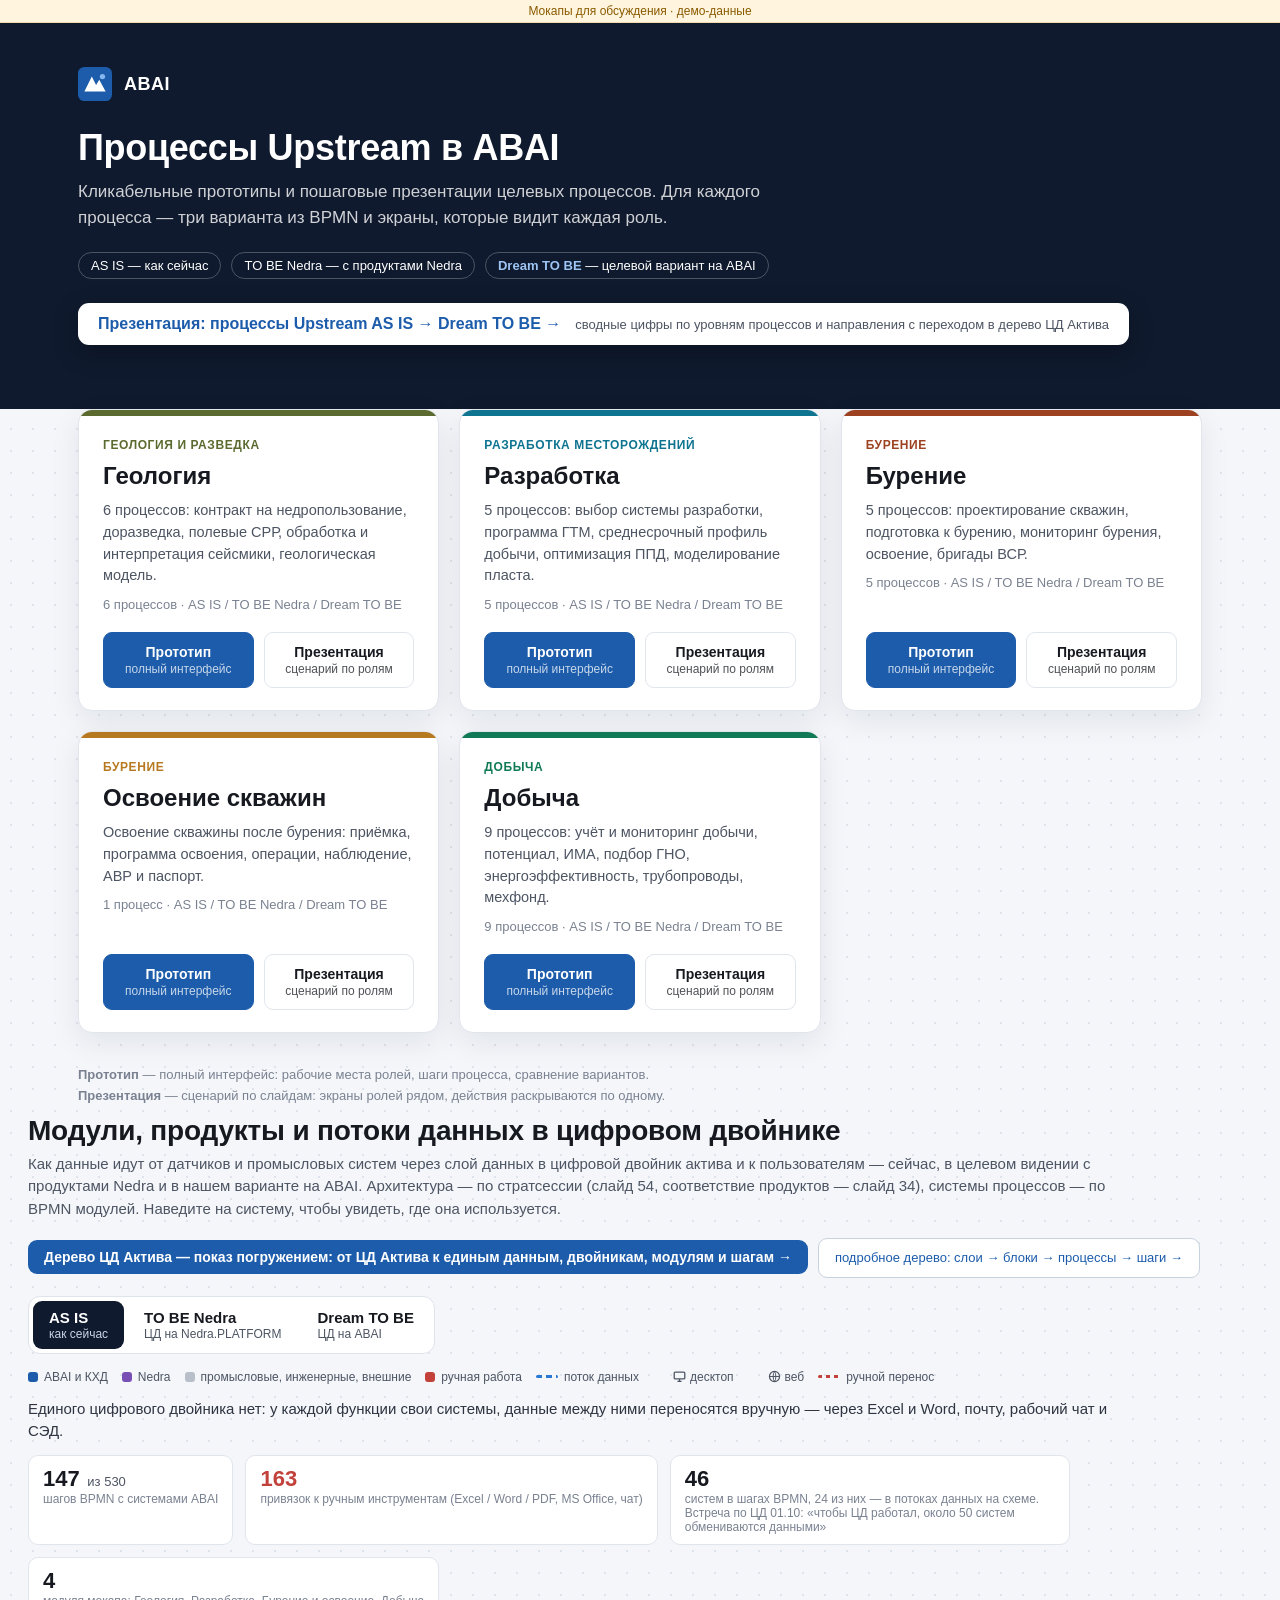
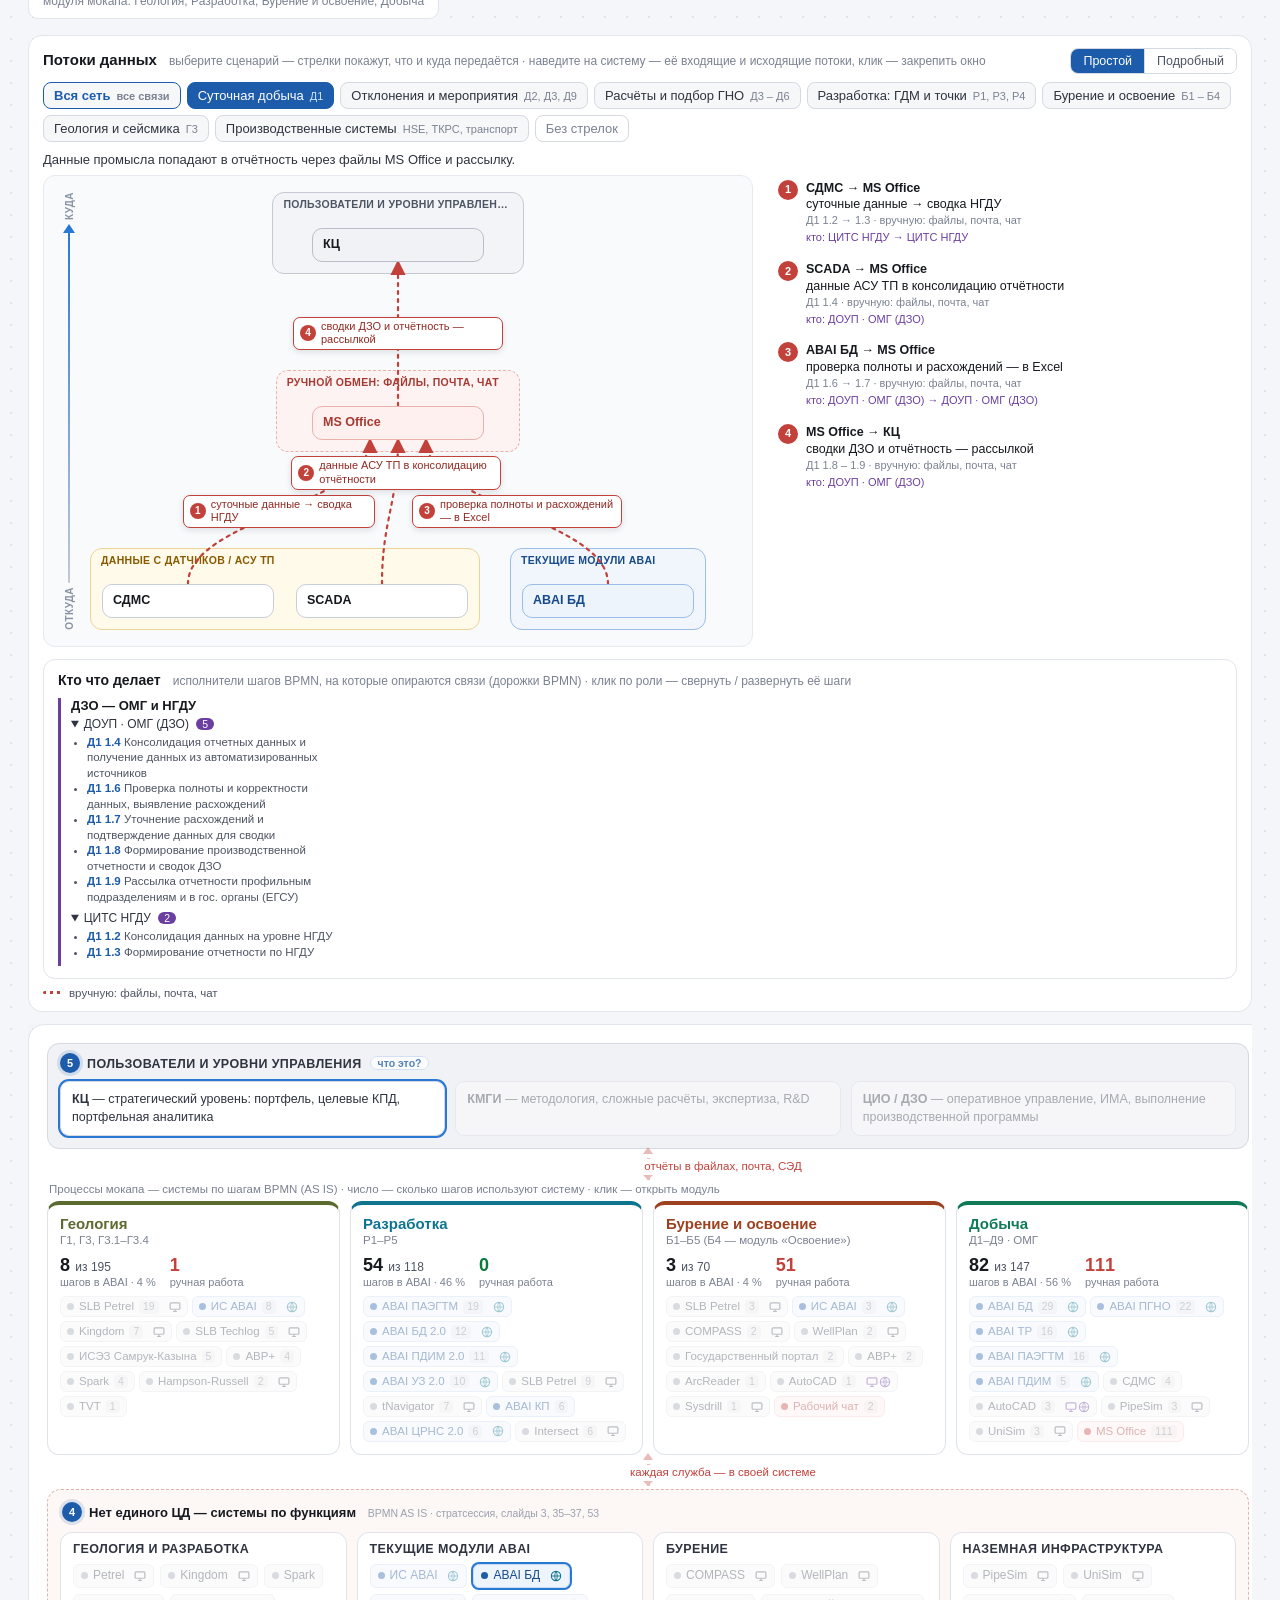
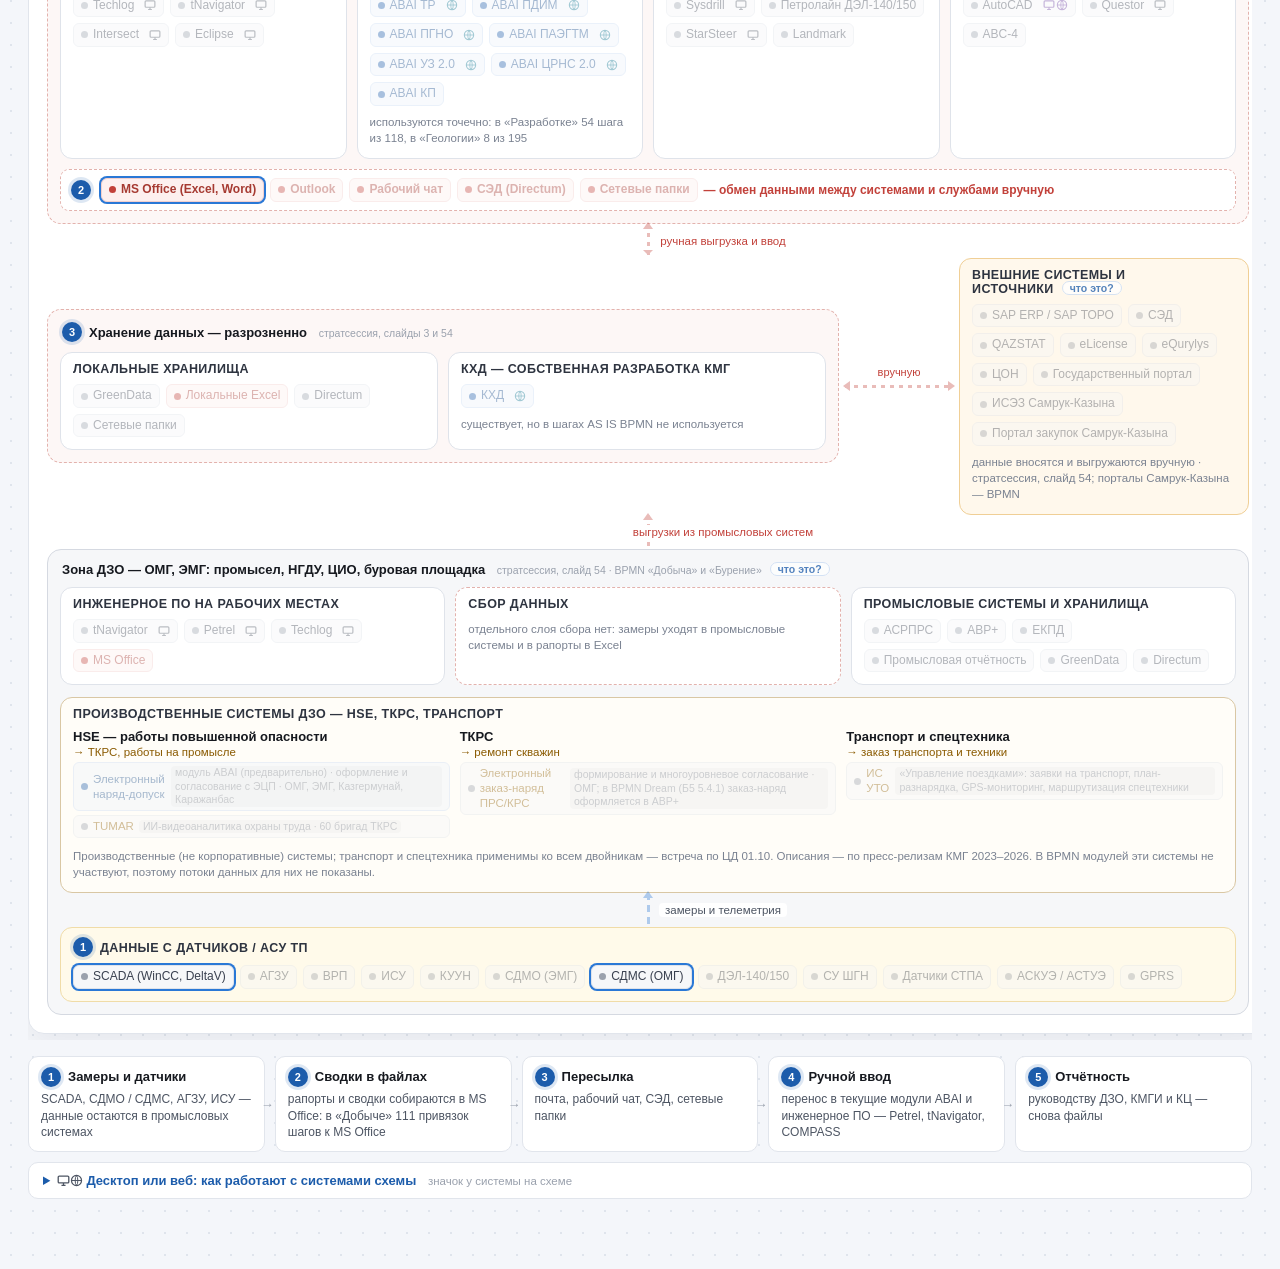
<file: index.html>
<!doctype html>
<html lang="ru">
<head>
  <meta charset="utf-8">
  <meta name="viewport" content="width=device-width, initial-scale=1">
  <title>ABAI · Мокапы процессов Upstream</title>
  <link rel="icon" href="data:image/svg+xml,%3Csvg xmlns='http://www.w3.org/2000/svg' viewBox='0 0 32 32'%3E%3Crect width='32' height='32' rx='6' fill='%231c5cab'/%3E%3Cpath d='M6 23 13 9l4 8 3-5 6 11z' fill='%23fff'/%3E%3C/svg%3E">
  <style>
    :root { --brand: #1c5cab; --ink: #16191f; --ink-2: #4d5563; --ink-3: #7a8291; --line: #e1e5ec; font-family: "Segoe UI", "PT Sans", Roboto, Arial, sans-serif; color: var(--ink); }
    * { box-sizing: border-box; }
    body { margin: 0; min-height: 100vh; background: #f4f6fa radial-gradient(#dfe4ec 1px, transparent 1px) 0 0 / 22px 22px; }
    a { color: var(--brand); text-decoration: none; }
    .mock-banner { background: #fff5de; color: #8a5a00; font-size: 12px; text-align: center; padding: 4px 12px; border-bottom: 1px solid #f0dca8; }
    header { background: #0f1a2e; color: #fff; padding: 44px 0 64px; }
    .wrap { max-width: 1180px; margin: 0 auto; padding: 0 28px; }
    .logo { display: flex; align-items: center; gap: 12px; font-weight: 700; letter-spacing: .5px; font-size: 18px; }
    .logo svg { width: 34px; height: 34px; }
    h1 { font-size: 36px; margin: 26px 0 10px; letter-spacing: -.3px; }
    .lead { font-size: 17px; opacity: .8; max-width: 760px; line-height: 1.5; margin: 0; }
    .variants { display: flex; gap: 10px; margin-top: 22px; flex-wrap: wrap; }
    .variants span { font-size: 13px; padding: 5px 12px; border-radius: 20px; border: 1px solid rgba(255,255,255,.25); }
    .variants span b { color: #9ec5f4; }
    main { margin-top: -36px; padding-bottom: 60px; }
    .grid { display: grid; grid-template-columns: repeat(auto-fill, minmax(360px, 1fr)); gap: 20px; }
    .mod { background: #fff; border: 1px solid var(--line); border-radius: 14px; overflow: hidden; box-shadow: 0 10px 30px rgba(16,24,40,.08); display: flex; flex-direction: column; }
    .mod .top { height: 6px; background: var(--c); }
    .mod .b { padding: 22px 24px; flex: 1; display: flex; flex-direction: column; gap: 10px; }
    .mod .blk { font-size: 12px; text-transform: uppercase; letter-spacing: .6px; color: var(--c); font-weight: 700; }
    .mod h2 { margin: 0; font-size: 24px; }
    .mod p { margin: 0; color: var(--ink-2); line-height: 1.5; font-size: 14.5px; }
    .mod .meta { font-size: 13px; color: var(--ink-3); }
    .mod .acts { display: flex; gap: 10px; margin-top: auto; padding-top: 10px; }
    .btn { flex: 1; text-align: center; padding: 11px 14px; border-radius: 9px; font-weight: 600; font-size: 14px; border: 1px solid var(--line); color: var(--ink); }
    .btn:hover { border-color: var(--brand); color: var(--brand); }
    .btn.primary { background: var(--brand); border-color: var(--brand); color: #fff; }
    .btn small { display: block; font-weight: 400; font-size: 12px; opacity: .75; margin-top: 2px; }
    footer { color: var(--ink-3); font-size: 13px; margin-top: 32px; line-height: 1.6; }
    .arch { max-width: 1560px; margin: 8px auto 70px; padding: 0 28px; }
    .arch h2 { font-size: 28px; margin: 0 0 6px; letter-spacing: -.2px; }
    .arch .sub { color: var(--ink-2); font-size: 15px; margin: 0 0 18px; line-height: 1.5; max-width: 1100px; }
    .pres-link { display: inline-flex; align-items: center; gap: 14px; margin-top: 24px; padding: 12px 20px; border-radius: 11px; background: #fff; color: var(--ink); box-shadow: 0 8px 24px rgba(0,0,0,.25); }
    .pres-link b { font-size: 16px; color: var(--brand); } .pres-link span { font-size: 13px; color: var(--ink-2); }
    .pres-link:hover { filter: brightness(.97); }
    .tree-link { display: inline-block; margin: 0 0 16px; padding: 9px 16px; border-radius: 9px; background: var(--brand); color: #fff; font-weight: 600; font-size: 14px; }
    .tree-link:hover { filter: brightness(1.08); }
    .tree-link.sub { margin-left: 10px; background: #fff; color: var(--brand); border: 1px solid #c9d2df; font-weight: 500; font-size: 13px; }
  </style>
  <link rel="stylesheet" href="shared/landscape.css?v=20261007e">
</head>
<body>
  <div class="mock-banner">Мокапы для обсуждения · демо-данные</div>
  <header>
    <div class="wrap">
      <div class="logo"><svg viewBox="0 0 32 32"><rect width="32" height="32" rx="6" fill="#1c5cab"/><path d="M6 23 13 9l4 8 3-5 6 11z" fill="#fff"/><circle cx="23" cy="9" r="2.5" fill="#86b6ef"/></svg>ABAI</div>
      <h1>Процессы Upstream в ABAI</h1>
      <p class="lead">Кликабельные прототипы и пошаговые презентации целевых процессов. Для каждого процесса — три варианта из BPMN и экраны, которые видит каждая роль.</p>
      <div class="variants"><span>AS IS — как сейчас</span><span>TO BE Nedra — с продуктами Nedra</span><span><b>Dream TO BE</b> — целевой вариант на ABAI</span></div>
      <a class="pres-link" href="present/index.html"><b>Презентация: процессы Upstream AS IS → Dream TO BE →</b><span>сводные цифры по уровням процессов и направления с переходом в дерево ЦД Актива</span></a>
    </div>
  </header>
  <main class="wrap">
    <div class="grid" id="mods"></div>
    <footer>
      <b>Прототип</b> — полный интерфейс: рабочие места ролей, шаги процесса, сравнение вариантов.<br>
      <b>Презентация</b> — сценарий по слайдам: экраны ролей рядом, действия раскрываются по одному.
    </footer>
  </main>
  <section class="arch" id="arch">
    <h2>Модули, продукты и потоки данных в цифровом двойнике</h2>
    <p class="sub">Как данные идут от датчиков и промысловых систем через слой данных в цифровой двойник актива и к пользователям — сейчас, в целевом видении с продуктами Nedra и в нашем варианте на ABAI.
      Архитектура — по стратсессии (слайд 54, соответствие продуктов — слайд 34), системы процессов — по BPMN модулей. Наведите на систему, чтобы увидеть, где она используется.</p>
    <a class="tree-link" href="tree/index.html">Дерево ЦД Актива — показ погружением: от ЦД Актива к единым данным, двойникам, модулям и шагам →</a><a class="tree-link sub" href="tree/full.html">подробное дерево: слои → блоки → процессы → шаги →</a>
    <div class="ls" id="landscape"></div>
  </section>
  <script src="shared/modules.js" data-root="./"></script>
  <script src="shared/landscape-data.js?v=20261007e"></script>
  <script src="shared/landscape-flows.js?v=20261007e"></script>
  <script src="shared/landscape-steps.js?v=20261007e"></script>
  <script src="shared/landscape.js?v=20261007e"></script>
  <script>
    const plural = (n) => (n % 10 === 1 && n % 100 !== 11 ? 'процесс' : [2, 3, 4].includes(n % 10) && ![12, 13, 14].includes(n % 100) ? 'процесса' : 'процессов');
    document.getElementById('mods').innerHTML = ABAI_MODULES.map((m) => `
      <div class="mod" style="--c:${m.color}"><div class="top"></div><div class="b">
        <div class="blk">${m.block}</div><h2>${m.name}</h2><p>${m.desc}</p>
        <div class="meta">${m.processes} ${plural(m.processes)} · AS IS / TO BE Nedra / Dream TO BE</div>
        <div class="acts"><a class="btn primary" href="${m.v1}">Прототип<small>полный интерфейс</small></a><a class="btn" href="${m.v2}">Презентация<small>сценарий по ролям</small></a></div>
      </div></div>`).join('');
    const lsView = location.hash.slice(1);
    abaiLandscape(document.getElementById('landscape'), LS_VIEWS[lsView] ? lsView : 'asis');
  </script>
</body>
</html>
</file>
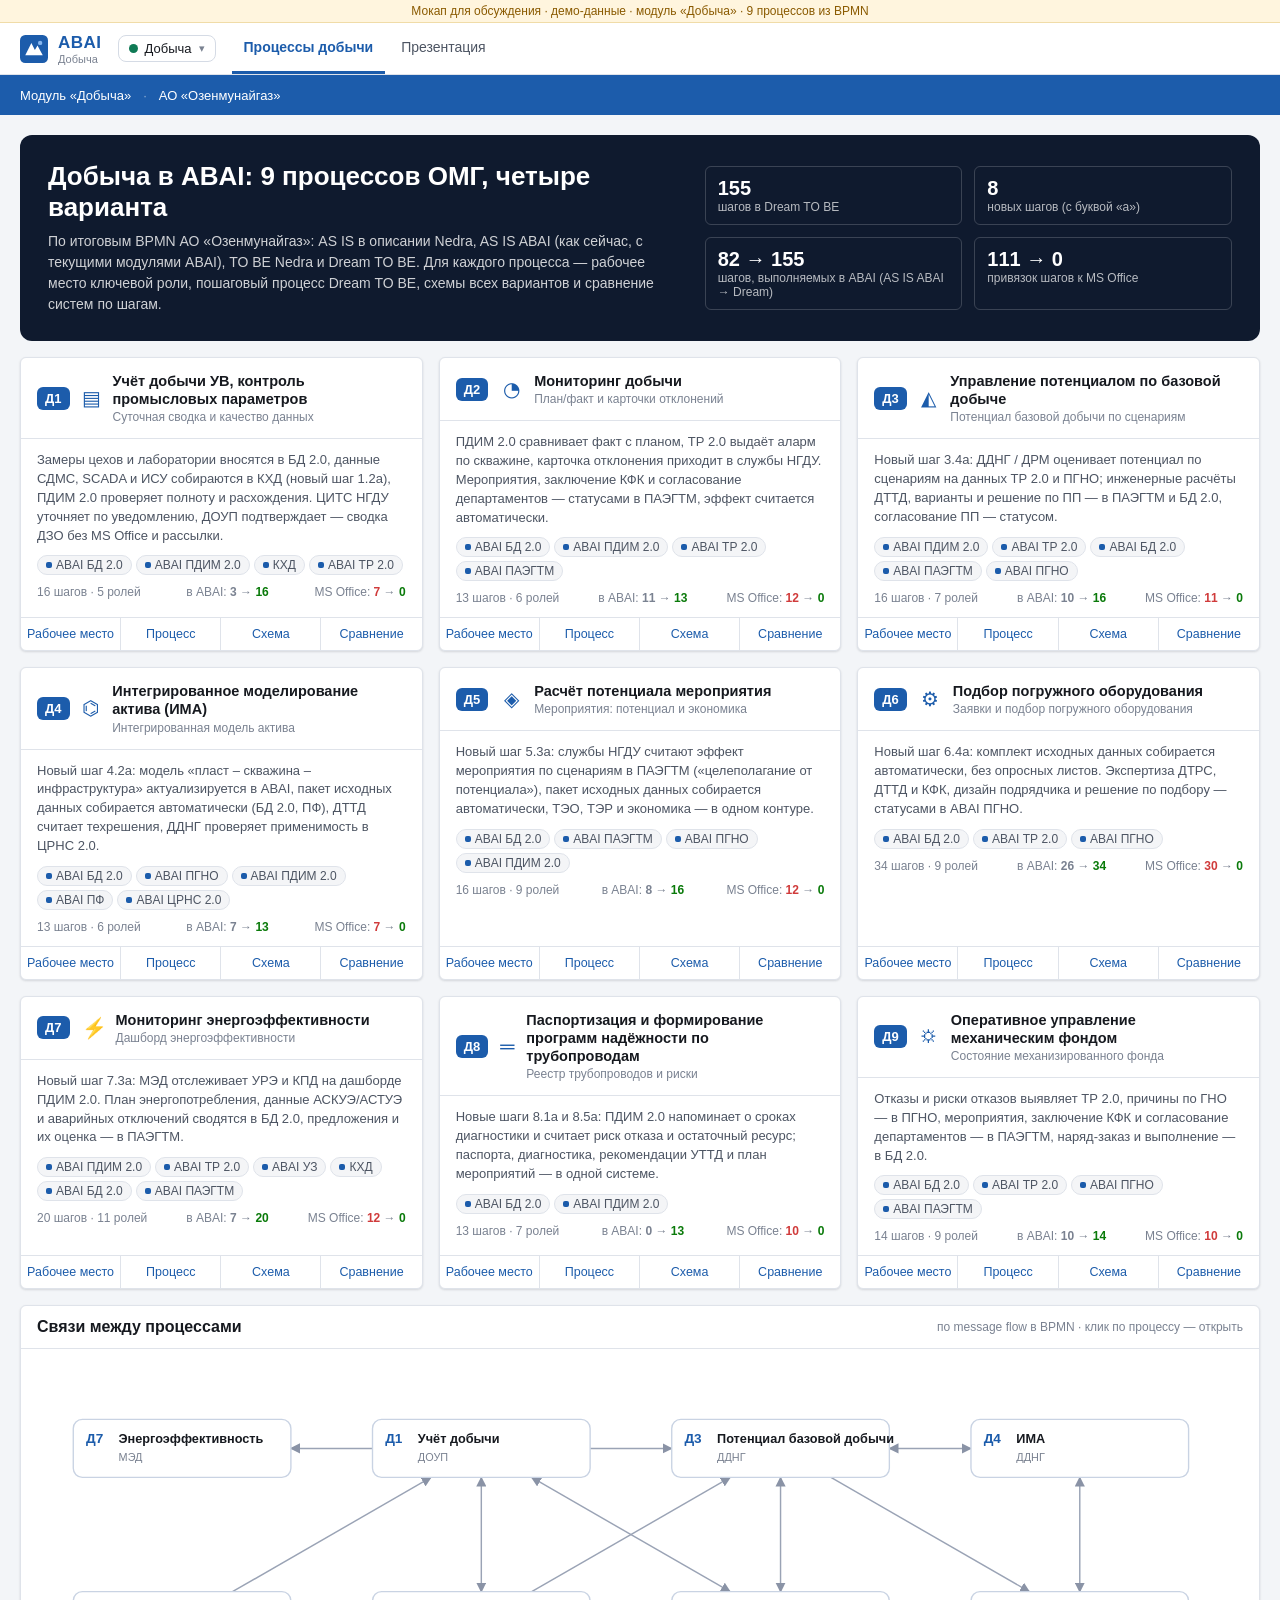
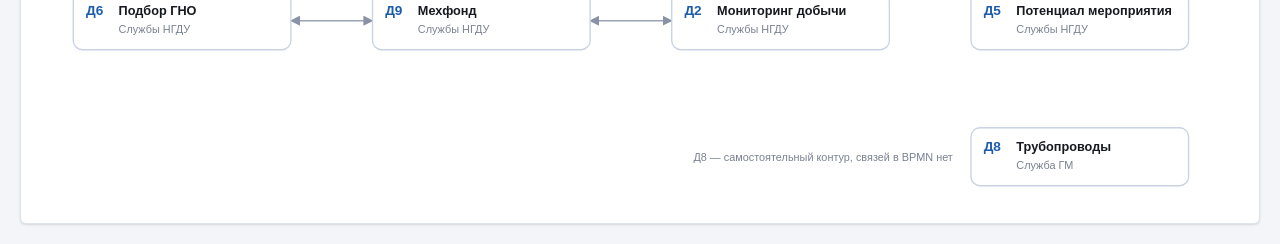
<file: dobycha/index.html>
<!doctype html>
<html lang="ru">
<head>
  <meta charset="utf-8">
  <meta name="viewport" content="width=device-width, initial-scale=1">
  <title>ABAI · Добыча — прототип</title>
  <link rel="icon" href="data:image/svg+xml,%3Csvg xmlns='http://www.w3.org/2000/svg' viewBox='0 0 32 32'%3E%3Crect width='32' height='32' rx='6' fill='%230f7a55'/%3E%3Cpath d='M6 23 13 9l4 8 3-5 6 11z' fill='%23fff'/%3E%3C/svg%3E">
  <link rel="stylesheet" href="css/app.css">
  <link rel="stylesheet" href="css/dob.css">
</head>
<body>
  <div id="shell"></div>
  <script src="../shared/modules.js" data-root="../"></script>
  <script src="js/bpmn-data.js"></script>
  <script src="js/model.js"></script>
  <script src="js/charts.js"></script>
  <script src="js/dash.js"></script>
  <script src="js/app.js"></script>
</body>
</html>
</file>
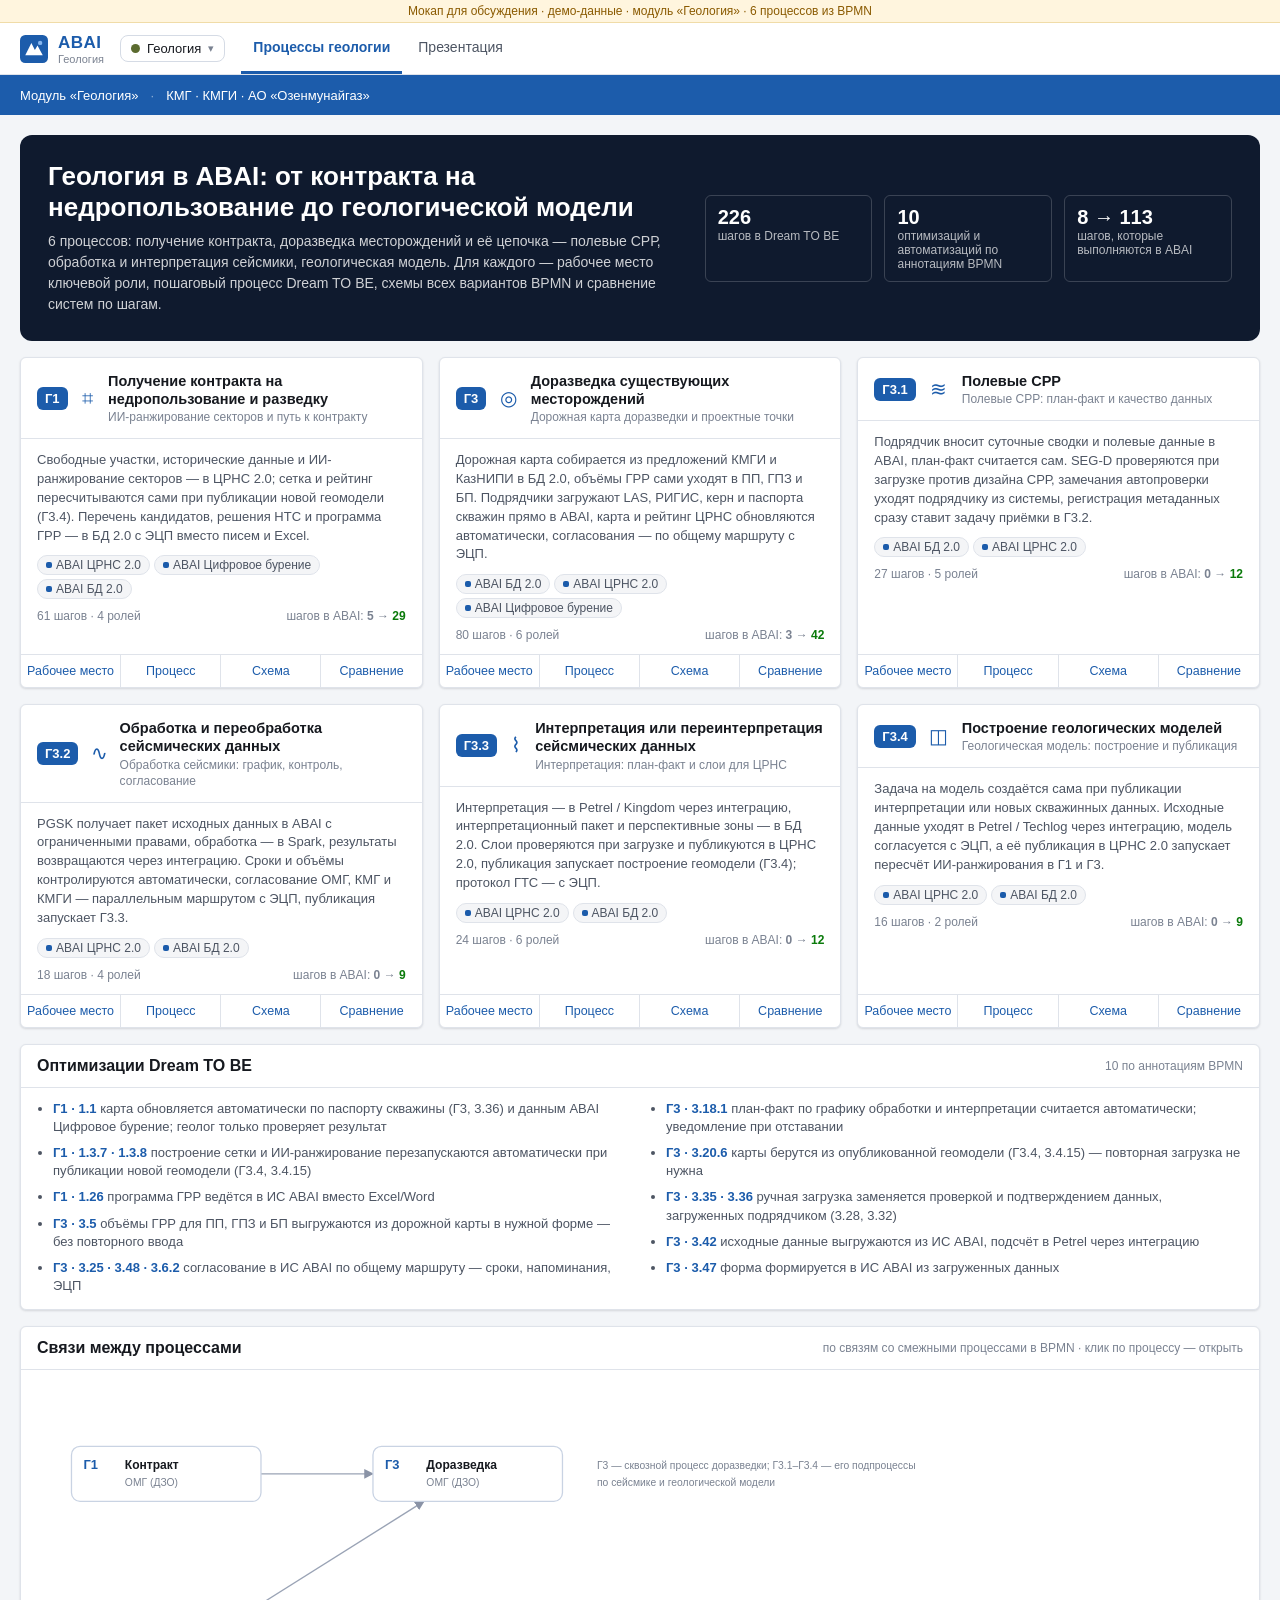
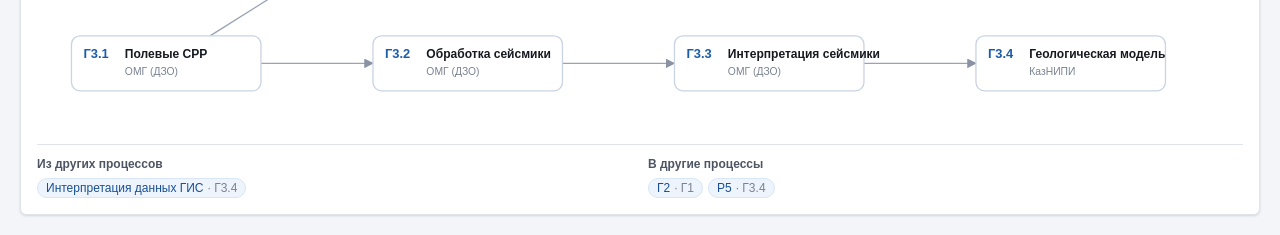
<file: geologiya/index.html>
<!doctype html>
<html lang="ru">
<head>
  <meta charset="utf-8">
  <meta name="viewport" content="width=device-width, initial-scale=1">
  <title>ABAI · Геология — прототип</title>
  <link rel="icon" href="data:image/svg+xml,%3Csvg xmlns='http://www.w3.org/2000/svg' viewBox='0 0 32 32'%3E%3Crect width='32' height='32' rx='6' fill='%235b6b2f'/%3E%3Cpath d='M6 23 13 9l4 8 3-5 6 11z' fill='%23fff'/%3E%3C/svg%3E">
  <link rel="stylesheet" href="../shared/proc/app.css">
  <link rel="stylesheet" href="../shared/proc/proc.css">
</head>
<body>
  <div id="shell"></div>
  <script src="../shared/modules.js" data-root="../"></script>
  <script src="js/bpmn-data.js"></script>
  <script src="js/config.js"></script>
  <script src="../shared/proc/model.js"></script>
  <script src="../shared/proc/charts.js"></script>
  <script src="js/dash.js"></script>
  <script src="../shared/proc/app.js"></script>
</body>
</html>
</file>
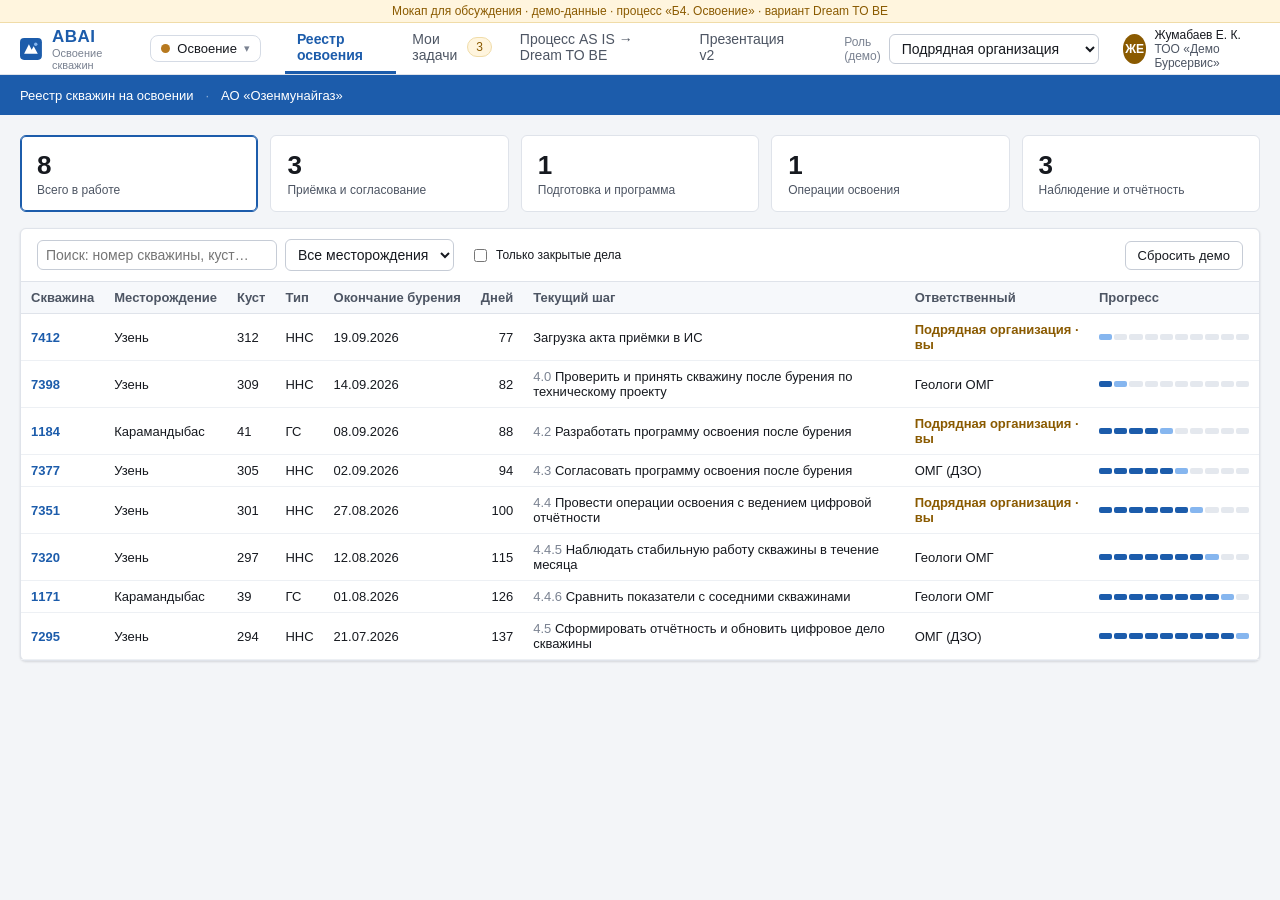
<file: osvoenie/index.html>
<!doctype html>
<html lang="ru">
<head>
  <meta charset="utf-8">
  <meta name="viewport" content="width=device-width, initial-scale=1">
  <title>ABAI · Освоение скважин — мокап</title>
  <link rel="icon" href="data:image/svg+xml,%3Csvg xmlns='http://www.w3.org/2000/svg' viewBox='0 0 32 32'%3E%3Crect width='32' height='32' rx='6' fill='%231c5cab'/%3E%3Cpath d='M6 23 13 9l4 8 3-5 6 11z' fill='%23fff'/%3E%3C/svg%3E">
  <link rel="stylesheet" href="css/app.css">
</head>
<body>
  <div id="shell"></div>
  <script src="../shared/modules.js" data-root="../"></script>
  <script src="js/data.js"></script>
  <script src="js/charts.js"></script>
  <script src="js/app.js"></script>
</body>
</html>
</file>
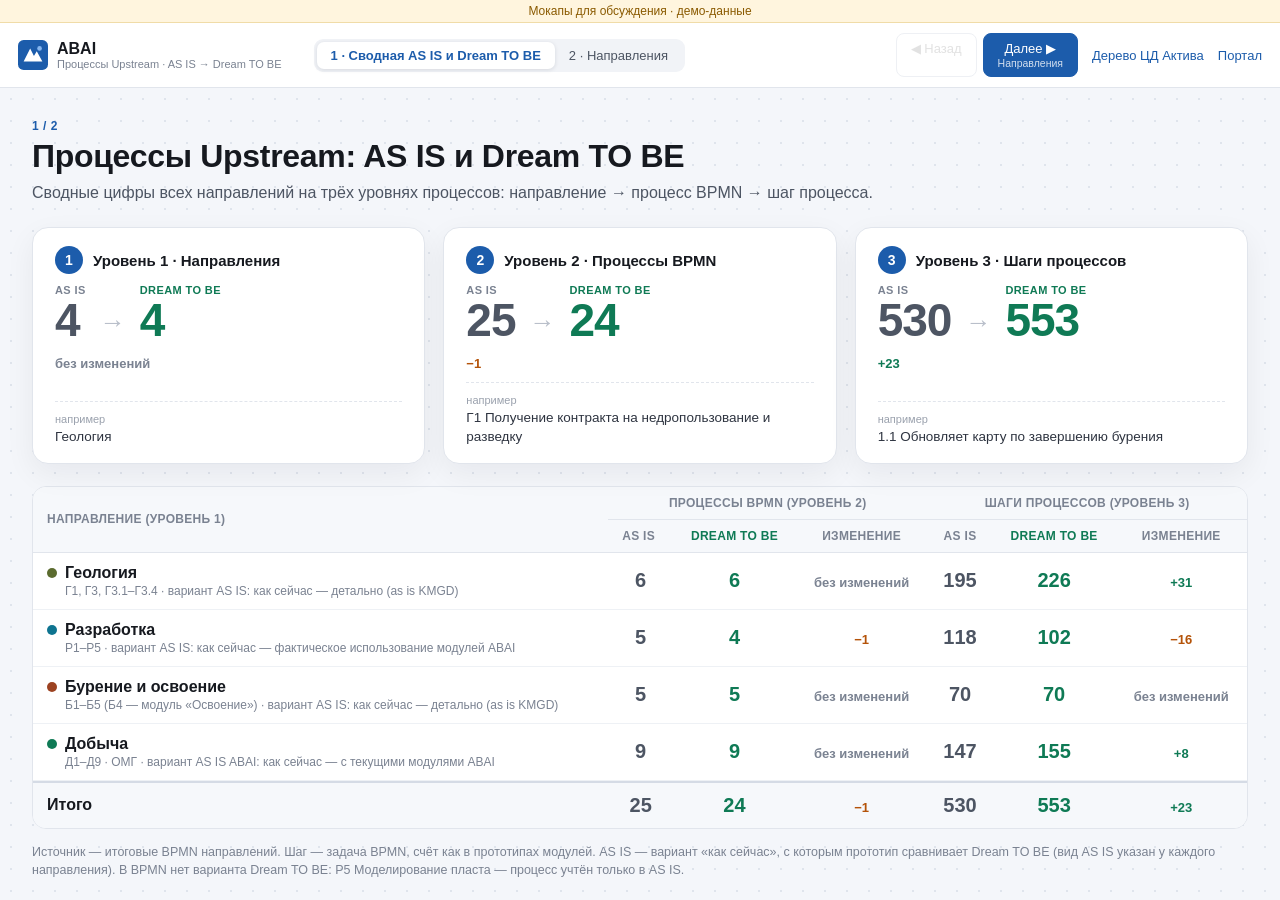
<file: present/index.html>
<!doctype html>
<html lang="ru">
<head>
  <meta charset="utf-8">
  <meta name="viewport" content="width=device-width, initial-scale=1">
  <title>ABAI · Процессы Upstream: AS IS → Dream TO BE</title>
  <link rel="icon" href="data:image/svg+xml,%3Csvg xmlns='http://www.w3.org/2000/svg' viewBox='0 0 32 32'%3E%3Crect width='32' height='32' rx='6' fill='%231c5cab'/%3E%3Cpath d='M6 23 13 9l4 8 3-5 6 11z' fill='%23fff'/%3E%3C/svg%3E">
  <link rel="stylesheet" href="../shared/tree.css?v=20261007l">
  <link rel="stylesheet" href="present.css?v=20261007l">
</head>
<body>
  <div class="mock-banner">Мокапы для обсуждения · демо-данные</div>
  <header class="tr-top">
    <a class="tr-logo" href="../index.html"><svg viewBox="0 0 32 32"><rect width="32" height="32" rx="6" fill="#1c5cab"/><path d="M6 23 13 9l4 8 3-5 6 11z" fill="#fff"/><circle cx="23" cy="9" r="2.5" fill="#86b6ef"/></svg><div>ABAI<small>Процессы Upstream · AS IS → Dream TO BE</small></div></a>
    <div class="pr-tabs"></div>
    <div class="spacer"></div>
    <div class="tr-navb"><button data-nav="-1" title="Назад (←)">◀ Назад</button><button data-nav="1" class="next" title="Далее (→)">Далее ▶</button></div>
    <a class="tr-back" href="../tree/index.html#pm">Дерево ЦД Актива</a>
    <a class="tr-back" href="../index.html">Портал</a>
  </header>
  <main class="pr-main"><p class="pr-load">Загрузка данных BPMN…</p></main>
  <script src="../shared/modules.js" data-root="../"></script>
  <script src="present.js?v=20261007l"></script>
</body>
</html>
</file>
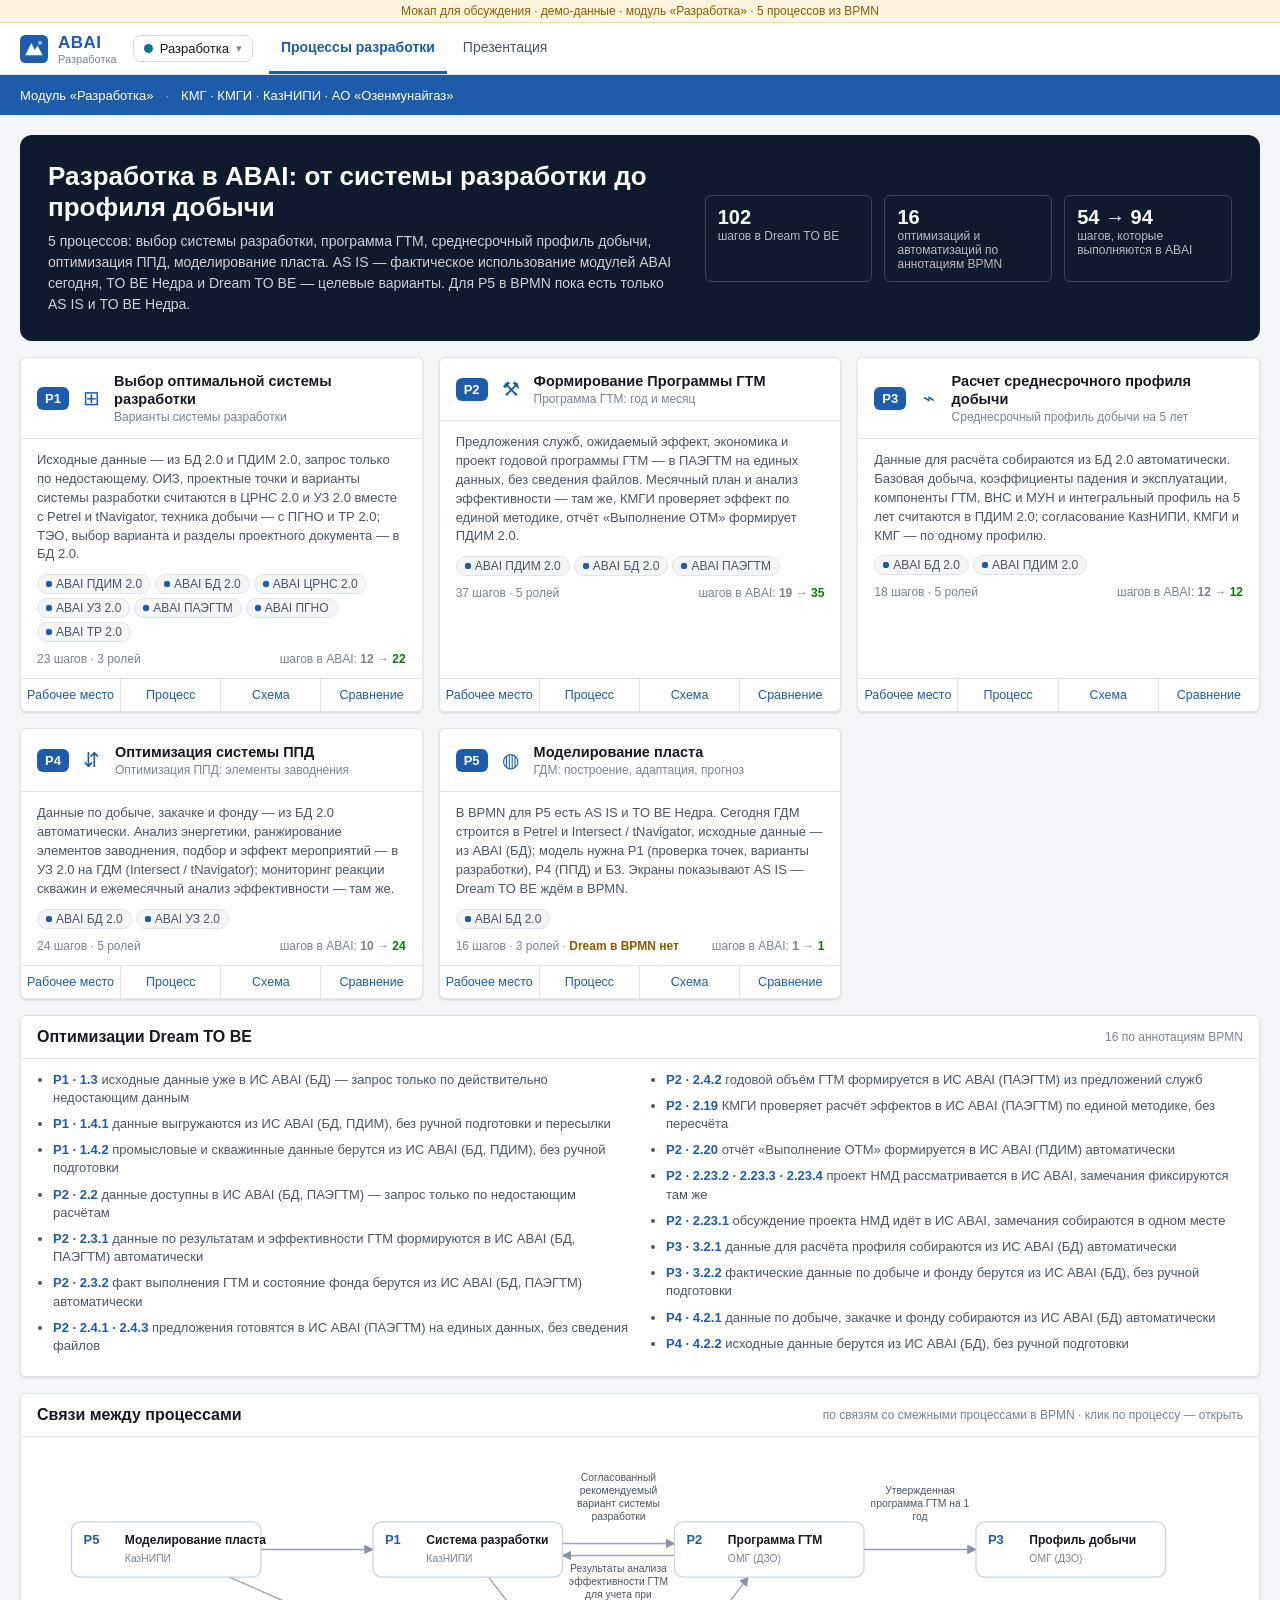
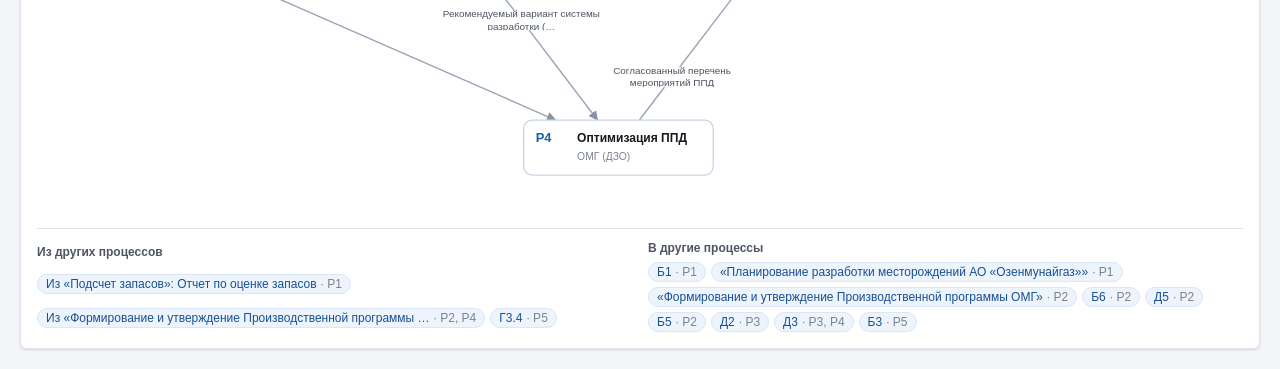
<file: razrabotka/index.html>
<!doctype html>
<html lang="ru">
<head>
  <meta charset="utf-8">
  <meta name="viewport" content="width=device-width, initial-scale=1">
  <title>ABAI · Разработка — прототип</title>
  <link rel="icon" href="data:image/svg+xml,%3Csvg xmlns='http://www.w3.org/2000/svg' viewBox='0 0 32 32'%3E%3Crect width='32' height='32' rx='6' fill='%230e7490'/%3E%3Cpath d='M6 23 13 9l4 8 3-5 6 11z' fill='%23fff'/%3E%3C/svg%3E">
  <link rel="stylesheet" href="../shared/proc/app.css">
  <link rel="stylesheet" href="../shared/proc/proc.css">
</head>
<body>
  <div id="shell"></div>
  <script src="../shared/modules.js" data-root="../"></script>
  <script src="js/bpmn-data.js"></script>
  <script src="js/config.js"></script>
  <script src="../shared/proc/model.js"></script>
  <script src="../shared/proc/charts.js"></script>
  <script src="js/dash.js"></script>
  <script src="../shared/proc/app.js"></script>
</body>
</html>
</file>
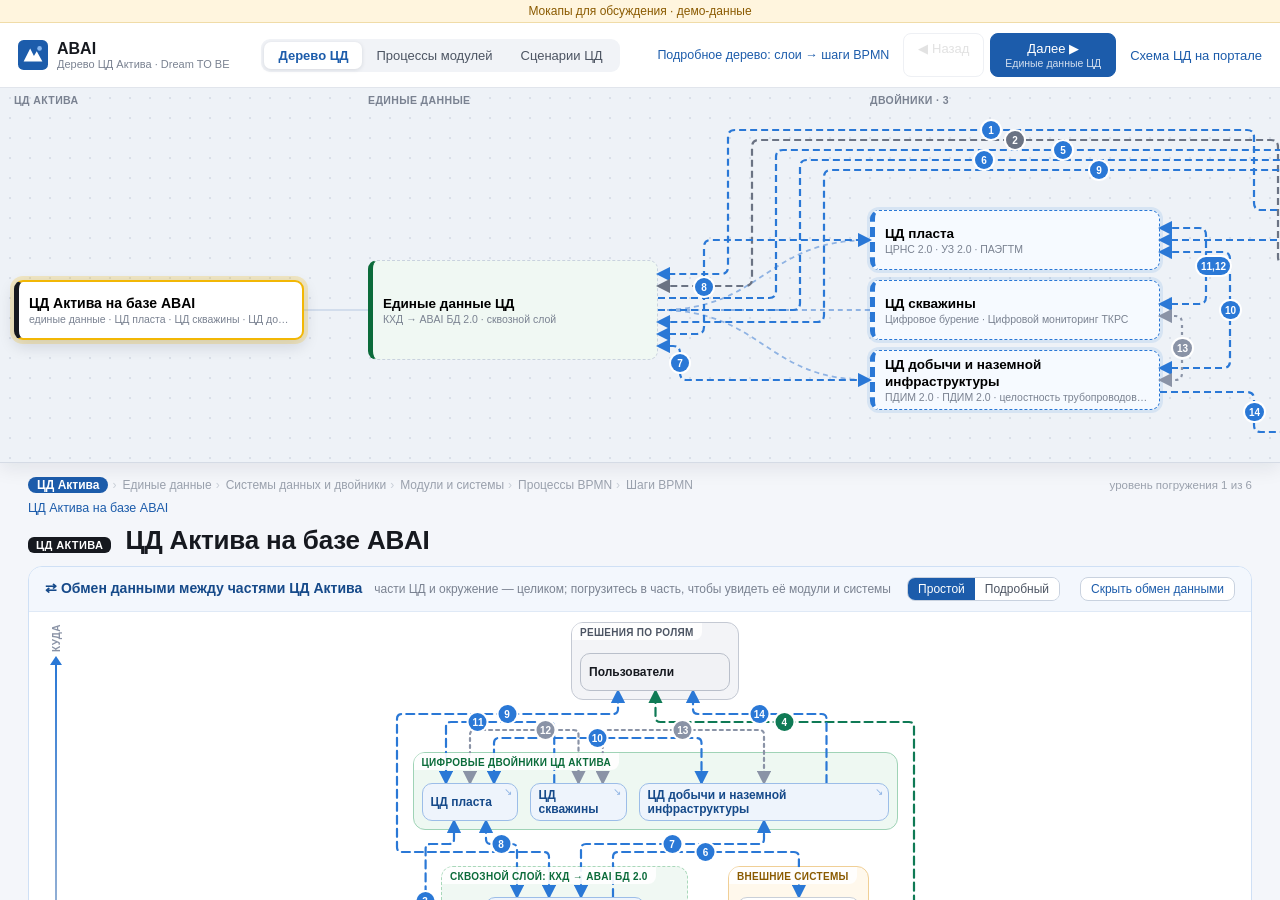
<file: tree/index.html>
<!doctype html>
<html lang="ru">
<head>
  <meta charset="utf-8">
  <meta name="viewport" content="width=device-width, initial-scale=1">
  <title>ABAI · Дерево ЦД Актива — показ погружением</title>
  <link rel="icon" href="data:image/svg+xml,%3Csvg xmlns='http://www.w3.org/2000/svg' viewBox='0 0 32 32'%3E%3Crect width='32' height='32' rx='6' fill='%231c5cab'/%3E%3Cpath d='M6 23 13 9l4 8 3-5 6 11z' fill='%23fff'/%3E%3C/svg%3E">
  <link rel="stylesheet" href="../shared/landscape.css?v=20261007l">
  <link rel="stylesheet" href="../shared/tree.css?v=20261007l">
  <link rel="stylesheet" href="../shared/twin.css?v=20261007l">
</head>
<body>
  <div class="mock-banner">Мокапы для обсуждения · демо-данные</div>
  <header class="tr-top">
    <a class="tr-logo" href="../index.html#arch"><svg viewBox="0 0 32 32"><rect width="32" height="32" rx="6" fill="#1c5cab"/><path d="M6 23 13 9l4 8 3-5 6 11z" fill="#fff"/><circle cx="23" cy="9" r="2.5" fill="#86b6ef"/></svg><div>ABAI<small>Дерево ЦД Актива · Dream TO BE</small></div></a>
    <div class="tw-mode" title="Дерево ЦД — свободное погружение; Сценарии ЦД — операции с данными по шагам"><button data-mode="tree" class="on">Дерево ЦД</button><button data-mode="pm">Процессы модулей</button><button data-mode="scen">Сценарии ЦД</button></div>
    <div class="spacer"></div>
    <a class="tw-alt-l" href="full.html" title="Прежнее дерево: виды AS IS / TO BE Nedra / Dream, слои 1–5, блоки, процессы и шаги">Подробное дерево: слои → шаги BPMN</a>
    <div class="tr-navb"><button data-nav="-1" title="Назад (←)">◀ Назад</button><button data-nav="1" class="next" title="Далее (→)">Далее ▶</button></div>
    <a class="tr-back" href="../index.html#arch">Схема ЦД на портале</a>
  </header>
  <main class="tr-main ls"></main>
  <!-- Скрытая большая схема портала: место внешних систем (зона ДЗО, внешние, пользователи) и их вид -->
  <div id="tr-hidden" class="ls" aria-hidden="true"></div>
  <script src="../shared/modules.js" data-root="../"></script>
  <script src="../shared/landscape-data.js?v=20261007l"></script>
  <script src="../shared/landscape-flows.js?v=20261007l"></script>
  <script src="../shared/landscape-steps.js?v=20261007l"></script>
  <script src="../shared/landscape.js?v=20261007l"></script>
  <script src="../shared/twin.js?v=20261007l"></script>
</body>
</html>
</file>
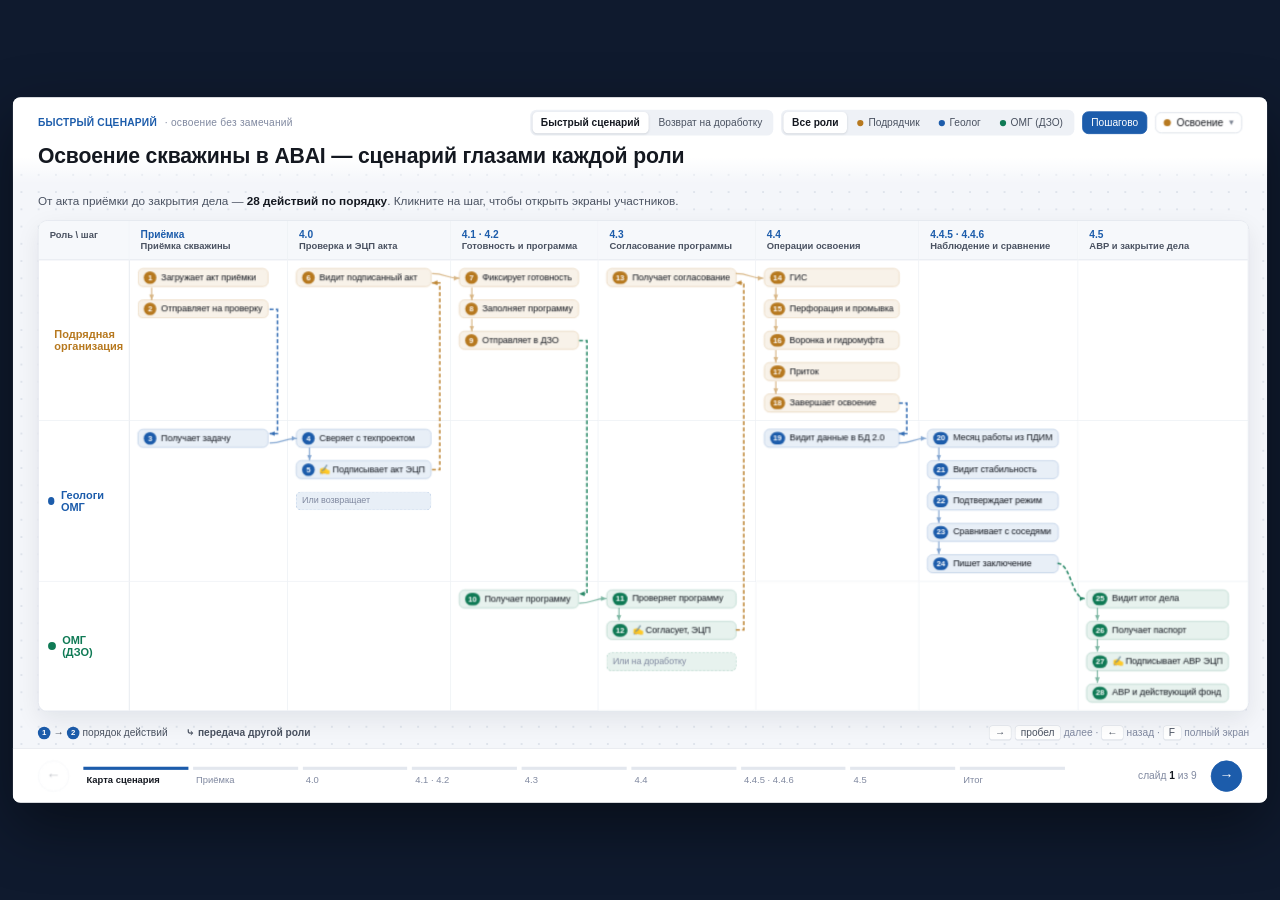
<file: v2/index.html>
<!doctype html>
<html lang="ru">
<head>
  <meta charset="utf-8">
  <title>Переадресация…</title>
  <script>location.replace('../osvoenie/v2/' + location.hash);</script>
  <meta http-equiv="refresh" content="0; url=../osvoenie/v2/">
</head>
<body><a href="../osvoenie/v2/">Презентация «Освоение» переехала сюда</a></body>
</html>
</file>
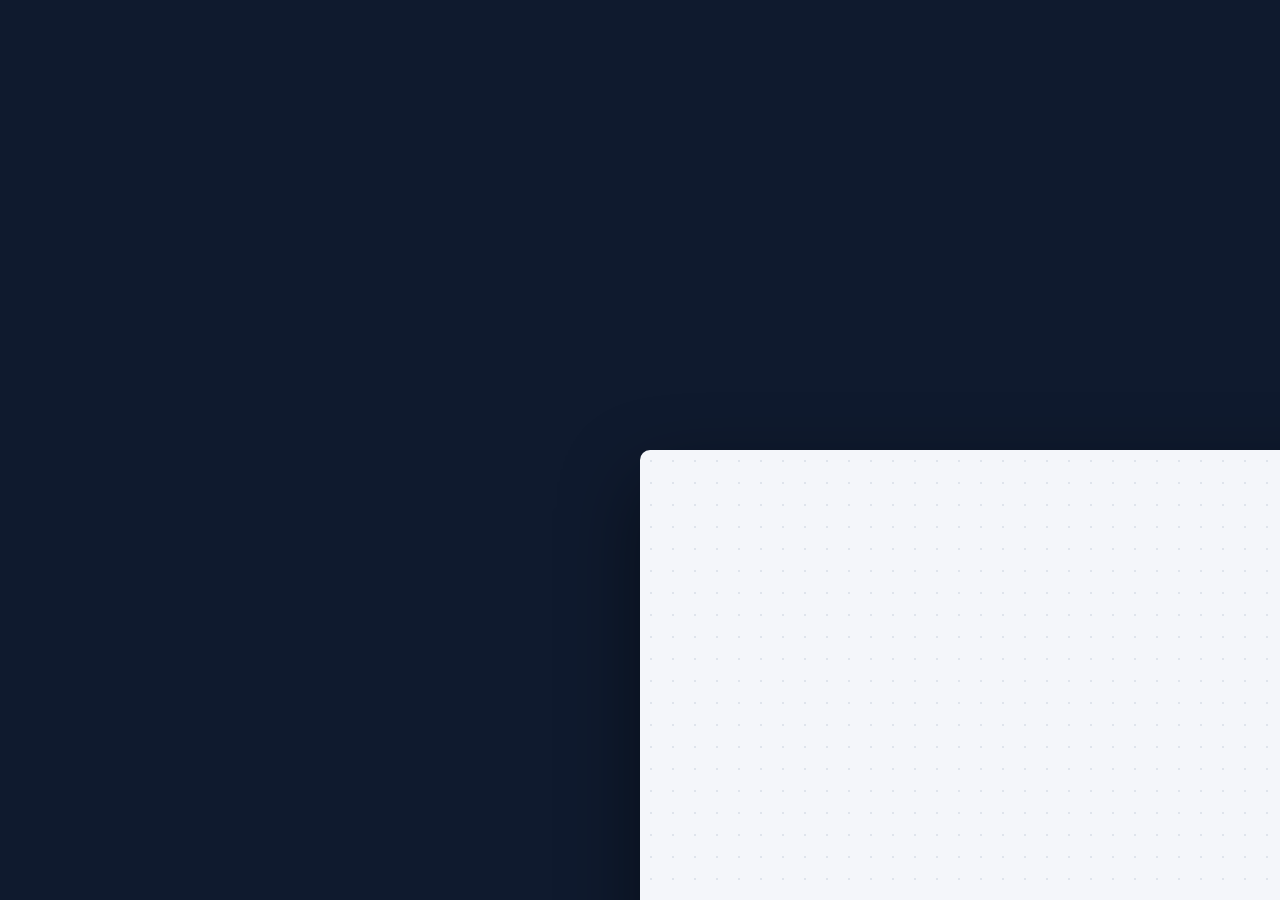
<file: burenie/v2/index.html>
<!doctype html>
<html lang="ru">
<head>
  <meta charset="utf-8">
  <meta name="viewport" content="width=device-width, initial-scale=1">
  <title>ABAI · Бурение — сценарии глазами ролей (презентация)</title>
  <link rel="icon" href="data:image/svg+xml,%3Csvg xmlns='http://www.w3.org/2000/svg' viewBox='0 0 32 32'%3E%3Crect width='32' height='32' rx='6' fill='%239c4221'/%3E%3Cpath d='M6 23 13 9l4 8 3-5 6 11z' fill='%23fff'/%3E%3C/svg%3E">
  <link rel="stylesheet" href="css/v2.css">
</head>
<body>
  <div id="app"><div class="stage" id="stage"></div></div>
  <script src="../../shared/modules.js" data-root="../../"></script>
  <script src="js/slides.js"></script>
  <script src="js/present.js"></script>
</body>
</html>
</file>
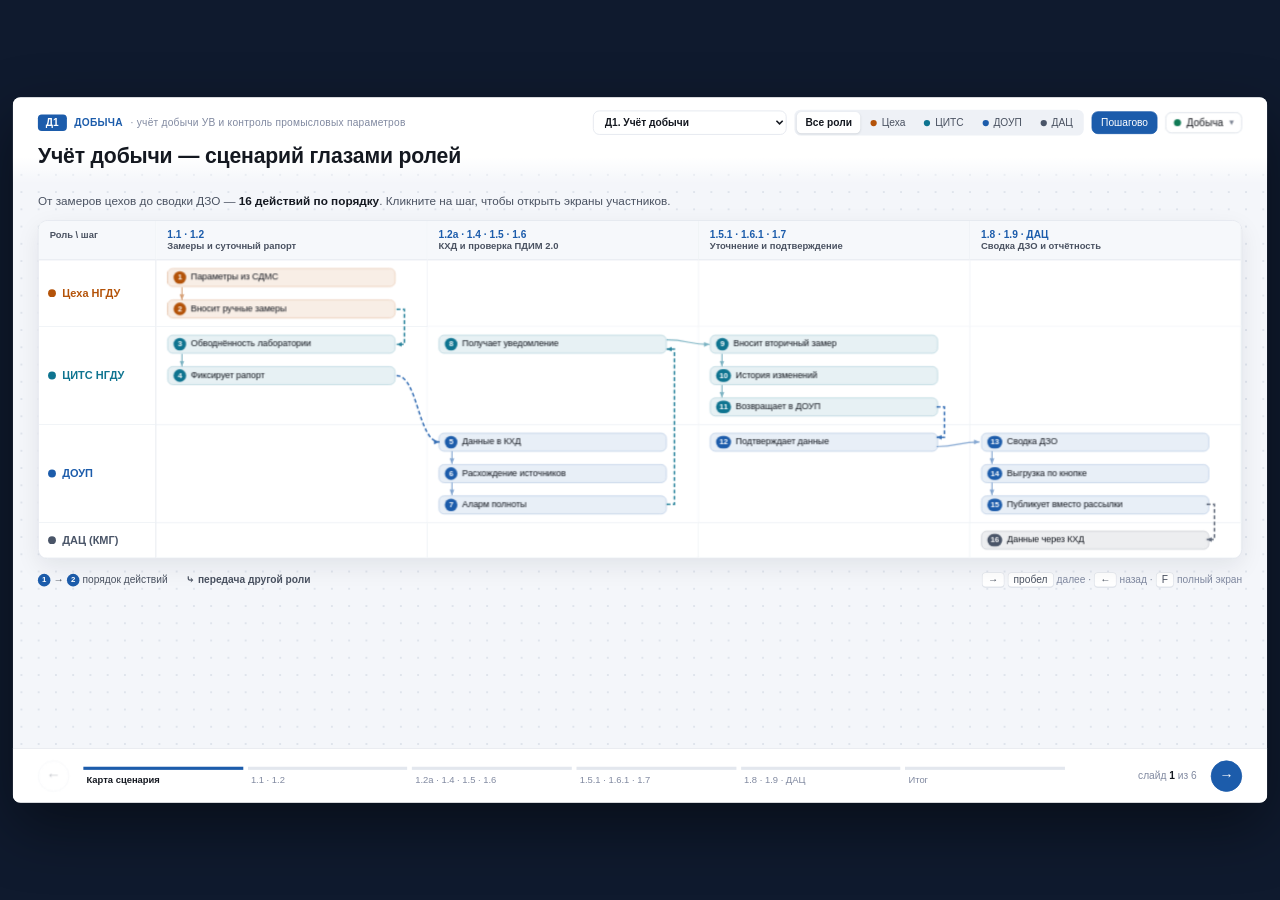
<file: dobycha/v2/index.html>
<!doctype html>
<html lang="ru">
<head>
  <meta charset="utf-8">
  <meta name="viewport" content="width=device-width, initial-scale=1">
  <title>ABAI · Добыча — сценарии глазами ролей (презентация)</title>
  <link rel="icon" href="data:image/svg+xml,%3Csvg xmlns='http://www.w3.org/2000/svg' viewBox='0 0 32 32'%3E%3Crect width='32' height='32' rx='6' fill='%230f7a55'/%3E%3Cpath d='M6 23 13 9l4 8 3-5 6 11z' fill='%23fff'/%3E%3C/svg%3E">
  <link rel="stylesheet" href="css/v2.css">
</head>
<body>
  <div id="app"><div class="stage" id="stage"></div></div>
  <script src="../../shared/modules.js" data-root="../../"></script>
  <script src="js/slides.js"></script>
  <script src="js/present.js"></script>
</body>
</html>
</file>
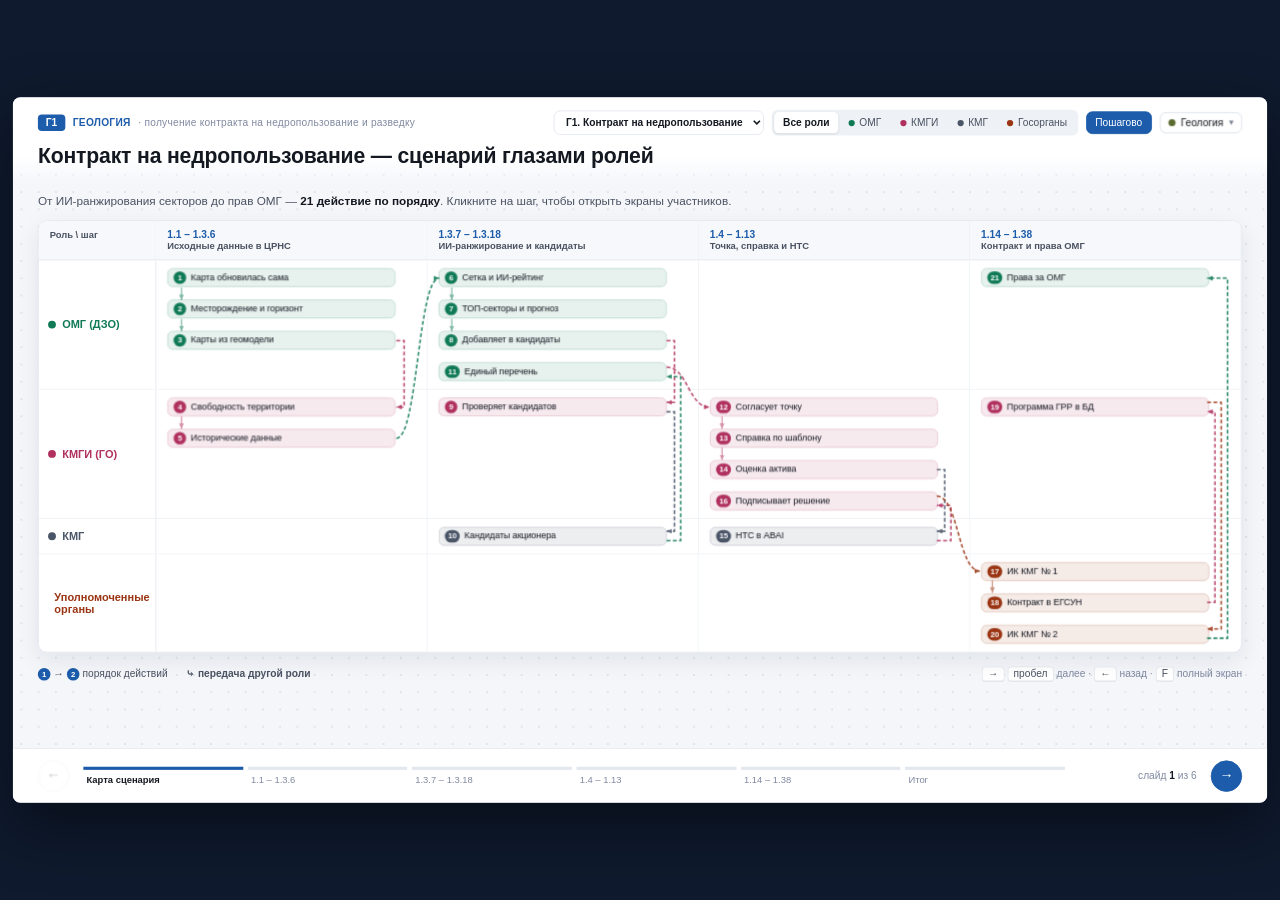
<file: geologiya/v2/index.html>
<!doctype html>
<html lang="ru">
<head>
  <meta charset="utf-8">
  <meta name="viewport" content="width=device-width, initial-scale=1">
  <title>ABAI · Геология — сценарии глазами ролей (презентация)</title>
  <link rel="icon" href="data:image/svg+xml,%3Csvg xmlns='http://www.w3.org/2000/svg' viewBox='0 0 32 32'%3E%3Crect width='32' height='32' rx='6' fill='%235b6b2f'/%3E%3Cpath d='M6 23 13 9l4 8 3-5 6 11z' fill='%23fff'/%3E%3C/svg%3E">
  <link rel="stylesheet" href="../../shared/proc/v2/v2.css">
</head>
<body>
  <div id="app"><div class="stage" id="stage"></div></div>
  <script src="../../shared/modules.js" data-root="../../"></script>
  <script src="../../shared/proc/v2/ui.js"></script>
  <script src="js/slides.js"></script>
  <script src="../../shared/proc/v2/present.js"></script>
</body>
</html>
</file>
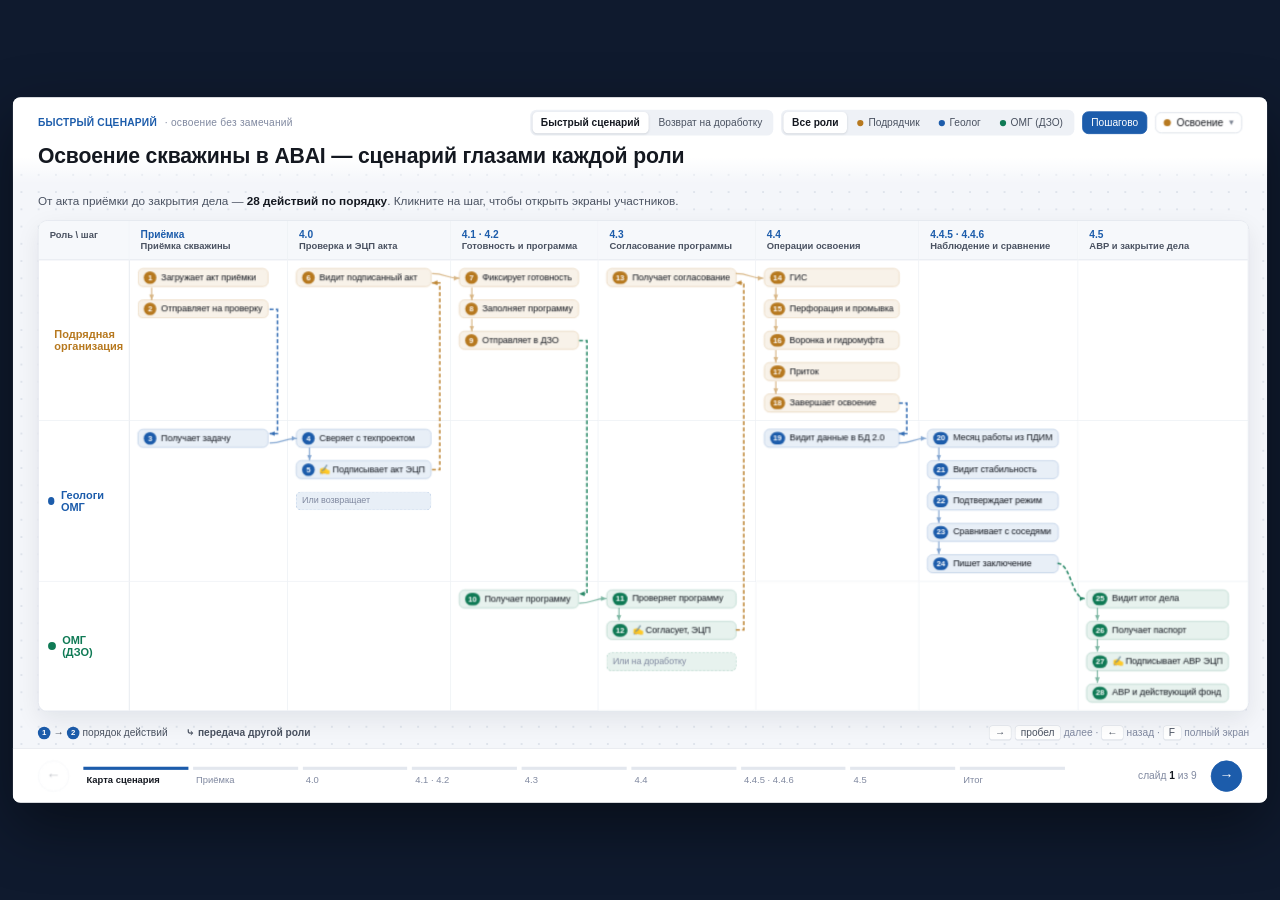
<file: osvoenie/v2/index.html>
<!doctype html>
<html lang="ru">
<head>
  <meta charset="utf-8">
  <meta name="viewport" content="width=device-width, initial-scale=1">
  <title>ABAI · Освоение скважин — сценарий глазами ролей (v2)</title>
  <link rel="icon" href="data:image/svg+xml,%3Csvg xmlns='http://www.w3.org/2000/svg' viewBox='0 0 32 32'%3E%3Crect width='32' height='32' rx='6' fill='%231c5cab'/%3E%3Cpath d='M6 23 13 9l4 8 3-5 6 11z' fill='%23fff'/%3E%3C/svg%3E">
  <link rel="stylesheet" href="css/v2.css">
</head>
<body>
  <div id="app"><div class="stage" id="stage"></div></div>
  <script src="../../shared/modules.js" data-root="../../"></script>
  <script src="js/slides.js"></script>
  <script src="js/present.js"></script>
</body>
</html>
</file>
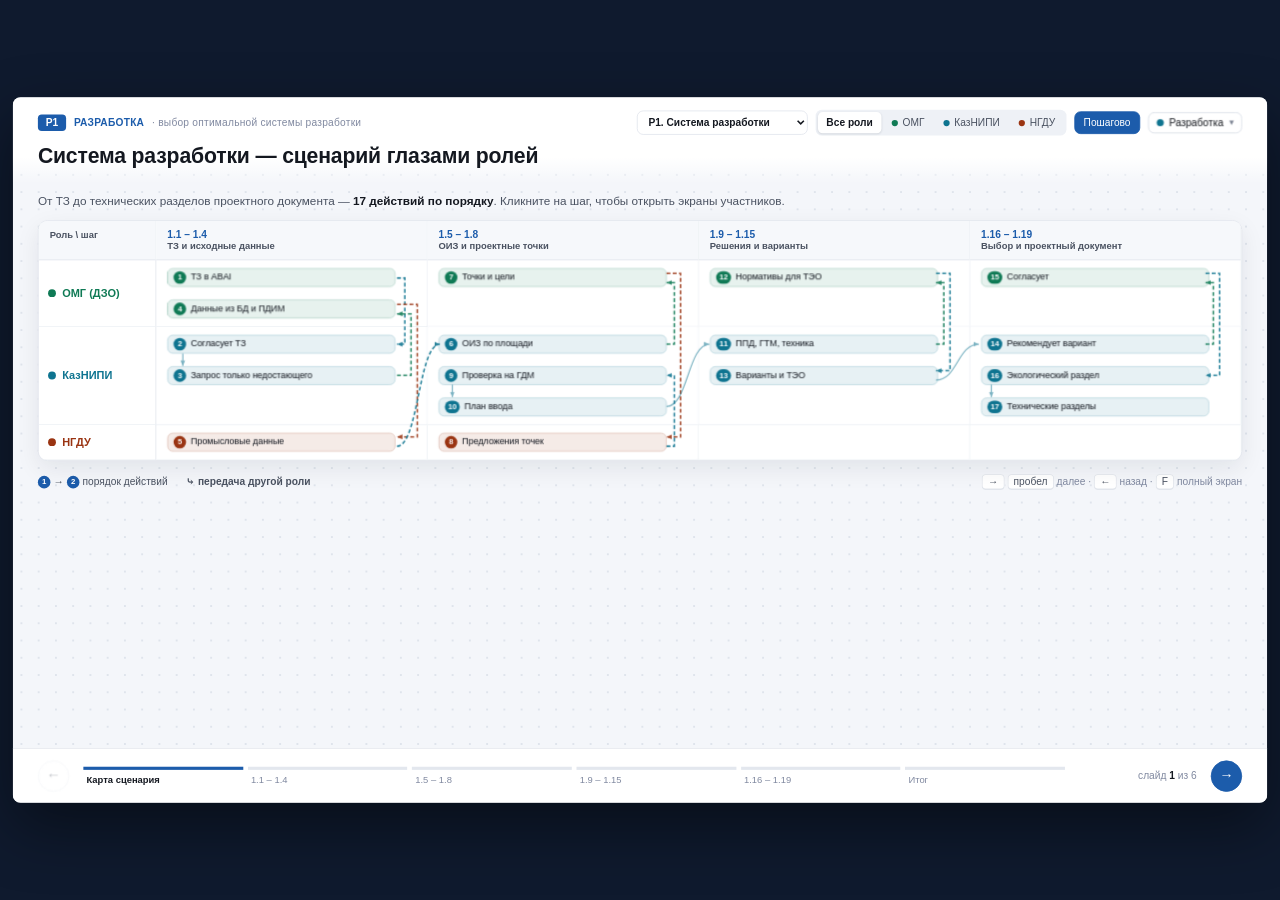
<file: razrabotka/v2/index.html>
<!doctype html>
<html lang="ru">
<head>
  <meta charset="utf-8">
  <meta name="viewport" content="width=device-width, initial-scale=1">
  <title>ABAI · Разработка — сценарии глазами ролей (презентация)</title>
  <link rel="icon" href="data:image/svg+xml,%3Csvg xmlns='http://www.w3.org/2000/svg' viewBox='0 0 32 32'%3E%3Crect width='32' height='32' rx='6' fill='%230e7490'/%3E%3Cpath d='M6 23 13 9l4 8 3-5 6 11z' fill='%23fff'/%3E%3C/svg%3E">
  <link rel="stylesheet" href="../../shared/proc/v2/v2.css">
</head>
<body>
  <div id="app"><div class="stage" id="stage"></div></div>
  <script src="../../shared/modules.js" data-root="../../"></script>
  <script src="../../shared/proc/v2/ui.js"></script>
  <script src="js/slides.js"></script>
  <script src="../../shared/proc/v2/present.js"></script>
</body>
</html>
</file>
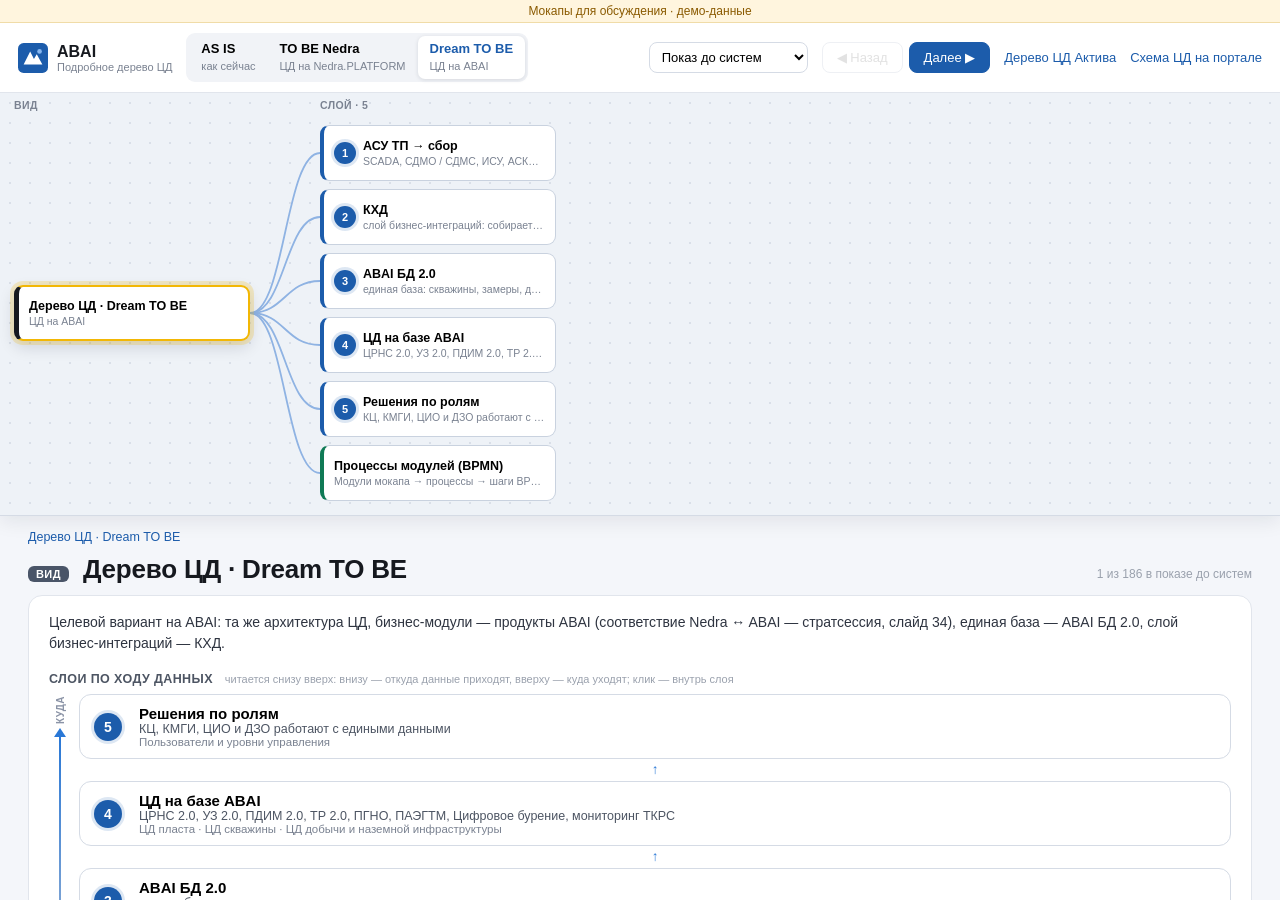
<file: tree/full.html>
<!doctype html>
<html lang="ru">
<head>
  <meta charset="utf-8">
  <meta name="viewport" content="width=device-width, initial-scale=1">
  <title>ABAI · Подробное дерево ЦД — от слоёв к шагам</title>
  <link rel="icon" href="data:image/svg+xml,%3Csvg xmlns='http://www.w3.org/2000/svg' viewBox='0 0 32 32'%3E%3Crect width='32' height='32' rx='6' fill='%231c5cab'/%3E%3Cpath d='M6 23 13 9l4 8 3-5 6 11z' fill='%23fff'/%3E%3C/svg%3E">
  <link rel="stylesheet" href="../shared/landscape.css?v=20261007e">
  <link rel="stylesheet" href="../shared/tree.css?v=20261007e">
</head>
<body>
  <div class="mock-banner">Мокапы для обсуждения · демо-данные</div>
  <header class="tr-top">
    <a class="tr-logo" href="../index.html#arch"><svg viewBox="0 0 32 32"><rect width="32" height="32" rx="6" fill="#1c5cab"/><path d="M6 23 13 9l4 8 3-5 6 11z" fill="#fff"/><circle cx="23" cy="9" r="2.5" fill="#86b6ef"/></svg><div>ABAI<small>Подробное дерево ЦД</small></div></a>
    <div class="tr-views"></div>
    <div class="spacer"></div>
    <select id="trDepth" title="До какого уровня идёт показ «Далее»"></select>
    <div class="tr-navb"><button data-nav="-1" title="Назад (←)">◀ Назад</button><button data-nav="1" class="next" title="Далее (→)">Далее ▶</button></div>
    <a class="tr-back" href="index.html">Дерево ЦД Актива</a>
    <a class="tr-back" href="../index.html#arch">Схема ЦД на портале</a>
  </header>
  <main class="tr-main ls"></main>
  <!-- Скрытая большая схема портала: принадлежность систем к блокам и их вид -->
  <div id="tr-hidden" class="ls" aria-hidden="true"></div>
  <script src="../shared/modules.js" data-root="../"></script>
  <script src="../shared/landscape-data.js?v=20261007e"></script>
  <script src="../shared/landscape-flows.js?v=20261007e"></script>
  <script src="../shared/landscape-steps.js?v=20261007e"></script>
  <script src="../shared/landscape.js?v=20261007e"></script>
  <script src="../shared/tree.js?v=20261007e"></script>
</body>
</html>
</file>
<file: shared/landscape.css>
/* Схема на портале: модули, системы и потоки данных в ЦД */
.ls { --abai: #1c5cab; --nedra: #7a4fb5; --ext: #6b7383; --man: #c2413a; --flow: #2a78d6; font-size: 13px; color: #16191f; }
.ls-top { display: flex; justify-content: space-between; align-items: center; gap: 16px; flex-wrap: wrap; }
.ls-tabs { display: inline-flex; background: #fff; border: 1px solid #dfe3ea; border-radius: 12px; padding: 4px; gap: 4px; }
.ls-tabs button { border: 0; background: transparent; border-radius: 9px; padding: 8px 16px; cursor: pointer; text-align: left; font: inherit; color: #4d5563; }
.ls-tabs button b { display: block; font-size: 15px; color: #16191f; }
.ls-tabs button span { font-size: 12px; }
.ls-tabs button:hover { background: #f3f6fb; }
.ls-tabs button.on { background: #0f1a2e; color: #c9d4e6; }
.ls-tabs button.on b { color: #fff; }
.ls-tabs button.t-nedra.on { background: #4b2f78; }
.ls-tabs button.t-dream.on { background: #0f6b49; }
.ls-legend { display: flex; flex-wrap: wrap; gap: 14px; font-size: 12px; color: #4d5563; }
.ls-legend span::before { content: ""; display: inline-block; width: 10px; height: 10px; border-radius: 3px; margin-right: 6px; vertical-align: -1px; }
.ls-legend .k-abai::before { background: var(--abai); } .ls-legend .k-nedra::before { background: var(--nedra); }
.ls-legend .k-ext::before { background: #b9bfca; } .ls-legend .k-manual::before { background: var(--man); }
.ls-legend .lg-flow::before { width: 22px; height: 3px; border-radius: 2px; background: repeating-linear-gradient(90deg, var(--flow) 0 6px, transparent 6px 10px); vertical-align: 3px; }
.ls-legend .lg-man::before { width: 22px; height: 3px; border-radius: 2px; background: repeating-linear-gradient(90deg, var(--man) 0 4px, transparent 4px 8px); vertical-align: 3px; }
.ls-lead { margin: 14px 0 12px; font-size: 15px; line-height: 1.5; color: #2e3440; max-width: 1100px; }
.ls-kpis { display: flex; gap: 12px; flex-wrap: wrap; margin-bottom: 16px; }
.ls-kpis > div { background: #fff; border: 1px solid #e1e5ec; border-radius: 10px; padding: 10px 14px; font-size: 13px; color: #4d5563; }
.ls-kpis b { font-size: 22px; color: #16191f; margin-right: 4px; }
.ls-kpis span { display: block; font-size: 12px; color: #7a8291; }
.ls-kpis .bad b { color: var(--man); } .ls-kpis .ok b { color: #0a7a3d; }

.ls-scroll { overflow-x: auto; padding-bottom: 6px; }
.ls-grid { min-width: 1240px; background: #fff; border: 1px solid #e1e5ec; border-radius: 16px; padding: 18px; box-shadow: 0 10px 30px rgba(16,24,40,.06); }

/* Блоки */
.ls-box { border: 1px solid #dfe3ea; border-radius: 12px; background: #fff; }
.ls-box-h { font-weight: 700; font-size: 12.5px; text-transform: uppercase; letter-spacing: .4px; color: #2e3440; padding: 9px 12px 0; }
.ls-box-b { padding: 8px 12px 12px; display: flex; flex-wrap: wrap; gap: 6px; align-items: flex-start; }
.ls-box.users { background: #f1f2f5; border-color: #d5d9e1; }
.ls-box.users .ls-box-b { display: block; }
.ls-cell { background: #fff; border: 1px solid #d5d9e1; border-radius: 9px; padding: 9px 11px; font-size: 12.5px; line-height: 1.4; color: #2e3440; }
.ls-cols { display: grid; gap: 10px; width: 100%; }
.ls-cols.c2 { grid-template-columns: 1fr 1fr; } .ls-cols.c3 { grid-template-columns: repeat(3, 1fr); } .ls-cols.c4 { grid-template-columns: repeat(4, 1fr); }
.ls-note { width: 100%; font-size: 11.5px; color: #7a8291; line-height: 1.4; margin-top: 2px; }
.ls-src { display: inline-block; margin-left: 8px; font-size: 10.5px; font-weight: 400; text-transform: none; letter-spacing: 0; color: #9aa1ad; }

/* Чипы систем */
.ls-chip { display: inline-flex; align-items: center; gap: 5px; border: 1px solid #dfe3ea; background: #f6f7f9; color: #3a4150; border-radius: 6px; padding: 3px 7px; font-size: 12px; line-height: 1.3; white-space: nowrap; transition: opacity .15s, box-shadow .15s; }
.ls-chip::before { content: ""; width: 7px; height: 7px; border-radius: 50%; background: #9aa1ad; flex: none; }
.ls-chip em { font-style: normal; font-size: 10.5px; color: #7a8291; background: rgba(0,0,0,.05); border-radius: 4px; padding: 0 4px; }
.ls-chip.k-abai { background: #eef4fc; border-color: #c9dbf3; color: #164a8a; } .ls-chip.k-abai::before { background: var(--abai); }
.ls-chip.k-nedra { background: #f3effa; border-color: #ddd2f0; color: #4b2f78; } .ls-chip.k-nedra::before { background: var(--nedra); }
.ls-chip.k-manual { background: #fdf0ef; border-color: #f2cfcc; color: #a63a32; } .ls-chip.k-manual::before { background: var(--man); }
.ls-chip.big { display: grid; grid-template-columns: auto 1fr; column-gap: 6px; white-space: normal; padding: 6px 9px; font-weight: 600; width: 100%; }
.ls-chip.big::before { margin-top: 4px; }
.ls-chip.big small, .ls-chip.big .alt { grid-column: 2; font-weight: 400; font-size: 11px; color: #6b7383; }
.ls-chip.big .alt { font-style: normal; color: #7a4fb5; background: none; padding: 0; }
.ls.hl .ls-chip { opacity: .35; }
.ls.hl .ls-chip.on { opacity: 1; box-shadow: 0 0 0 2px #f2b705; }

/* Линии потоков: пунктир бежит по направлению данных */
.ls-link { position: relative; height: 34px; display: flex; justify-content: center; align-items: center; }
.ls-link i { position: absolute; left: 50%; top: 0; bottom: 0; width: 3px; margin-left: -1.5px; border-radius: 2px;
  background: repeating-linear-gradient(180deg, var(--flow) 0 7px, transparent 7px 12px) 0 0 / 3px 12px; animation: lsDown .8s linear infinite; }
.ls-link.up i { animation-name: lsUp; }
.ls-link.both i::before, .ls-link.both i::after { content: ""; position: absolute; left: -4px; border: 5.5px solid transparent; }
.ls-link i::after { content: ""; position: absolute; left: -4px; bottom: -2px; border: 5.5px solid transparent; border-top: 7px solid var(--flow); border-bottom: 0; }
.ls-link.up i::after { top: -2px; bottom: auto; border-top: 0; border-bottom: 7px solid var(--flow); }
.ls-link.both i::before { top: -2px; border-top: 0; border-bottom: 7px solid var(--flow); }
.ls-link span { position: relative; margin-left: 150px; font-size: 11.5px; color: #4d5563; background: #fff; padding: 1px 6px; border-radius: 4px; }
.ls-link.manual i { background-image: repeating-linear-gradient(180deg, var(--man) 0 4px, transparent 4px 9px); background-size: 3px 9px; animation-duration: 2.2s; }
.ls-link.manual i::after { border-top-color: var(--man); } .ls-link.manual.up i::after { border-bottom-color: var(--man); } .ls-link.manual i::before { border-bottom-color: var(--man); }
.ls-link.manual span { color: var(--man); }
@keyframes lsDown { to { background-position: 0 12px; } }
@keyframes lsUp { to { background-position: 0 -12px; } }
.ls-link.manual { --step: 9px; }

/* Модули мокапа */
.ls-mods-h { font-size: 11.5px; color: #7a8291; margin: 0 0 6px 2px; }
.ls-mods { display: grid; grid-template-columns: repeat(4, 1fr); gap: 10px; }
.ls-mod { display: flex; flex-direction: column; gap: 8px; border: 1px solid #dfe3ea; border-top: 4px solid var(--c); border-radius: 12px; padding: 10px 12px 12px; color: inherit; background: #fff; }
.ls-mod:hover { box-shadow: 0 6px 18px rgba(16,24,40,.1); }
.ls-mod-h b { display: block; font-size: 15px; color: var(--c); }
.ls-mod-h span { font-size: 11.5px; color: #7a8291; }
.ls-mod-k { display: flex; gap: 14px; font-size: 12px; color: #4d5563; }
.ls-mod-k b { font-size: 18px; color: #16191f; margin-right: 2px; }
.ls-mod-k span { display: block; font-size: 11px; color: #7a8291; }
.ls-mod-k .bad b { color: var(--man); } .ls-mod-k .ok b { color: #0a7a3d; }
.ls-mod-n { font-size: 11px; color: #8a5a00; background: #fff5de; border-radius: 5px; padding: 2px 6px; align-self: flex-start; }
.ls-mod-s { display: flex; flex-wrap: wrap; gap: 4px; }
.ls-mod-s .ls-chip { font-size: 11.5px; padding: 2px 6px; }

/* Зоны */
.ls-zone { border-radius: 14px; padding: 12px; border: 1.5px solid #c9dbf3; background: #f4f8fe; }
.ls-zone-h { font-weight: 700; font-size: 13px; margin: 0 0 10px 2px; color: #16191f; }
.ls-zone.asis { border: 1.5px dashed #e3b2ad; background: #fdf7f6; }
.ls-zone.cz.nedra { border-color: #d8cdee; background: #f8f5fd; }
.ls-zone.cz.dream { border-color: #bfe3cf; background: #f2faf5; }
.ls-zone.dzo { border-color: #d5d9e1; background: #f6f7f9; }
.ls-box.plat { background: #fbf9fe; border-color: #d8cdee; }
.ls-zone.dream .ls-box.plat { background: #f7fcf9; border-color: #bfe3cf; }
.ls-plat { width: 100%; display: flex; flex-direction: column; gap: 8px; }
.ls-plat > b { display: block; background: #fff; border: 1px solid #d5d9e1; border-radius: 9px; padding: 8px 11px; font-size: 12.5px; text-align: center; }
.ls-plat.abai .ls-chip.big { max-width: 560px; }
.ls-box.mods .ls-box-b { display: block; }
.ls-twin { border: 1px solid #d5d9e1; border-radius: 10px; background: #fff; overflow: hidden; }
.ls-twin-h { background: #eef1f6; padding: 7px 10px; font-weight: 700; font-size: 12.5px; text-align: center; }
.ls-twin-b { padding: 8px; display: flex; flex-direction: column; gap: 6px; }
.ls-twin-b .ls-note { display: flex; flex-wrap: wrap; gap: 4px; align-items: center; }
.ls-manual { margin-top: 10px; display: flex; flex-wrap: wrap; gap: 6px; align-items: center; padding: 8px 10px; border-radius: 9px; background: #fff; border: 1px dashed #e3b2ad; }
.ls-manual > span { font-size: 12px; color: var(--man); font-weight: 600; }
.ls-datarow { display: grid; grid-template-columns: 1fr 120px 290px; align-items: center; }
.ls-zone.data { background: #f1f9f3; border-color: #bfe3cf; }
.ls-zone.data.asis { background: #fdf7f6; border-color: #e3b2ad; }
.ls-zone.data.nedra { background: #f3f8f2; }
.ls-tech { display: flex; flex-wrap: wrap; gap: 6px; }
.ls-t { background: #fff; border: 1px solid #cfe5d7; border-radius: 6px; padding: 3px 8px; font-size: 11.5px; color: #2e3440; }
.ls-hlink { position: relative; height: 40px; display: flex; align-items: center; justify-content: center; }
.ls-hlink i { position: absolute; left: 6px; right: 6px; top: 50%; height: 3px; margin-top: -1.5px;
  background: repeating-linear-gradient(90deg, #d08a1e 0 7px, transparent 7px 12px) 0 0 / 12px 3px; animation: lsLeft .8s linear infinite; }
.ls-hlink i::before, .ls-hlink i::after { content: ""; position: absolute; top: -4px; border: 5.5px solid transparent; }
.ls-hlink i::before { left: -2px; border-left: 0; border-right: 7px solid #d08a1e; }
.ls-hlink i::after { right: -2px; border-right: 0; border-left: 7px solid #d08a1e; }
.ls-hlink span { position: relative; top: -14px; font-size: 11px; color: #8a5a00; background: #fff; padding: 0 4px; }
.ls-hlink.manual i { background-image: repeating-linear-gradient(90deg, var(--man) 0 4px, transparent 4px 9px); background-size: 9px 3px; animation-duration: 2.2s; }
.ls-hlink.manual i::before { border-right-color: var(--man); } .ls-hlink.manual i::after { border-left-color: var(--man); }
.ls-hlink.manual span { color: var(--man); }
@keyframes lsLeft { to { background-position: 12px 0; } }
.ls-box.ext { background: #fff8ec; border-color: #f0cf96; }
.ls-box.mes { background: #fdf0ef; border-color: #f2cfcc; }
.ls-box.mes .ls-box-b, .ls-box.warn .ls-box-b { display: block; }
.ls-box.warn { border-style: dashed; border-color: #e3b2ad; }
.ls-box.asu { background: #fffaea; border-color: #f0dca8; }

/* Нумерованный поток */
.ls-flow { list-style: none; padding: 0; margin: 16px 0 0; display: grid; grid-template-columns: repeat(5, 1fr); gap: 10px; counter-reset: f; }
.ls-flow li { background: #fff; border: 1px solid #e1e5ec; border-radius: 10px; padding: 10px 12px; position: relative; }
.ls-flow li b { display: block; font-size: 13px; margin-bottom: 4px; }
.ls-flow li span { font-size: 12px; color: #4d5563; line-height: 1.4; }
.ls-flow li:not(:last-child)::after { content: "→"; position: absolute; right: -10px; top: 50%; transform: translateY(-50%); color: #9aa1ad; font-weight: 700; }
@media (max-width: 1000px) { .ls-flow { grid-template-columns: 1fr 1fr; } .ls-flow li::after { display: none; } }
@media (prefers-reduced-motion: reduce) { .ls-link i, .ls-hlink i { animation: none; } }

/* ---------- Потоки данных: панель сценариев и стрелки ---------- */
.ls-fbar { background: #fff; border: 1px solid #e1e5ec; border-radius: 14px; padding: 12px 14px; margin-bottom: 12px; }
.ls-fbar-h { display: flex; gap: 12px; align-items: baseline; flex-wrap: wrap; margin-bottom: 8px; }
.ls-fbar-h b { font-size: 15px; }
.ls-fbar-h span { font-size: 12px; color: #7a8291; }
.ls-fbtns { display: flex; flex-wrap: wrap; gap: 6px; }
.ls-fbtns button { font: inherit; font-size: 13px; border: 1px solid #d5d9e1; background: #f6f7f9; border-radius: 8px; padding: 5px 10px; cursor: pointer; color: #2e3440; }
.ls-fbtns button span { margin-left: 6px; font-size: 11px; color: #7a8291; }
.ls-fbtns button:hover { border-color: #1c5cab; }
.ls-fbtns button.on { background: #1c5cab; border-color: #1c5cab; color: #fff; }
.ls-fbtns button.on span { color: #cfe0f6; }
.ls-fbtns button.off { background: #fff; color: #7a8291; }
.ls-fbtns button.off.on { background: #4d5563; border-color: #4d5563; color: #fff; }
.ls-fnote { margin: 10px 0 8px; font-size: 13px; color: #2e3440; }
.ls-fsteps { list-style: none; margin: 0; padding: 0; display: grid; grid-template-columns: repeat(auto-fill, minmax(330px, 1fr)); gap: 6px 14px; }
.ls-fsteps li { display: flex; gap: 8px; align-items: flex-start; font-size: 12.5px; line-height: 1.35; padding: 5px 7px; border-radius: 8px; cursor: default; }
.ls-fsteps li:hover { background: #f3f6fb; }
.ls-fsteps li > b { flex: none; width: 20px; height: 20px; border-radius: 50%; display: grid; place-items: center; color: #fff; font-size: 11px; background: #2a78d6; }
.ls-fsteps li.k-input > b { background: #0f7a55; } .ls-fsteps li.k-seq > b { background: #6b7383; } .ls-fsteps li.k-manual > b { background: #c2413a; } .ls-fsteps li.k-int > b { background: #d08a1e; }
.ls-fsteps .ft { display: block; font-weight: 600; color: #16191f; }
.ls-fsteps em { display: block; font-style: normal; font-size: 11px; color: #7a8291; }

.ls-grid { position: relative; }
.ls-svg { position: absolute; left: 0; top: 0; pointer-events: none; z-index: 5; overflow: visible; }
.ls-svg path { fill: none; stroke-width: 2.2; stroke-linecap: round; animation: lsDash 1.1s linear infinite; }
.ls-svg path.k-auto { stroke: #2a78d6; stroke-dasharray: 8 5; }
.ls-svg path.k-input { stroke: #0f7a55; stroke-dasharray: 8 5; }
.ls-svg path.k-seq { stroke: #6b7383; stroke-dasharray: 8 5; animation-duration: 1.8s; }
.ls-svg path.k-manual { stroke: #c2413a; stroke-dasharray: 3 5; animation-duration: 2.4s; }
.ls-svg path.k-int { stroke: #d08a1e; stroke-dasharray: 8 5; }
.ls-svg path.hot { stroke-width: 3.6; }
.ls-svg path.dim { opacity: .15; }
@keyframes lsDash { to { stroke-dashoffset: -26; } }
.ls-lbls { position: absolute; left: 0; top: 0; z-index: 6; pointer-events: none; }
.ls-fl { position: absolute; pointer-events: auto; display: flex; gap: 5px; align-items: center; background: #fff; border: 1.5px solid #2a78d6; border-radius: 7px; padding: 2px 6px; font-size: 11px; line-height: 1.25; color: #16191f; box-shadow: 0 2px 6px rgba(16,24,40,.12); box-sizing: border-box; }
.ls-fl > b { flex: none; width: 16px; height: 16px; border-radius: 50%; display: grid; place-items: center; color: #fff; font-size: 10px; background: #2a78d6; }
.ls-fl.k-input { border-color: #0f7a55; } .ls-fl.k-input > b { background: #0f7a55; }
.ls-fl.k-seq { border-color: #8a93a6; } .ls-fl.k-seq > b { background: #6b7383; }
.ls-fl.k-manual { border-color: #c2413a; color: #8f2a24; } .ls-fl.k-manual > b { background: #c2413a; }
.ls-fl.k-int { border-color: #d08a1e; } .ls-fl.k-int > b { background: #d08a1e; }
.ls-fl.dim { opacity: .2; } .ls-fl.hot { box-shadow: 0 0 0 3px rgba(42,120,214,.25); z-index: 2; }
.fl-on .ls-chip, .fl-on .ls-t, .fl-on .ls-cell { opacity: .38; transition: opacity .15s; }
.fl-on .ls-chip.ep, .fl-on .ls-cell.ep { opacity: 1; box-shadow: 0 0 0 2px #2a78d6; position: relative; z-index: 7; }
.fl-on .ls-link i, .fl-on .ls-hlink i { opacity: .35; }

/* Компактная схема сценария */
.ls-fbody { display: flex; flex-wrap: wrap; gap: 14px 18px; align-items: flex-start; }
.ls-fbody .ls-focus { flex: 0 1 auto; max-width: 100%; }
.ls-fbody .ls-fsteps { flex: 1 1 340px; grid-template-columns: repeat(auto-fill, minmax(300px, 1fr)); align-content: start; }
.ls-focus { overflow-x: auto; background: #f8fafc; border: 1px solid #e6eaf0; border-radius: 12px; padding: 14px; }
.ls-fcanvas { position: relative; margin: 0 auto; }
.ls-fcanvas svg { position: absolute; left: 0; top: 0; overflow: visible; z-index: 1; pointer-events: none; }
.ls-fcanvas svg path { fill: none; stroke-width: 2.2; stroke-linecap: round; animation: lsDash 1.1s linear infinite; }
.ls-fcanvas svg path.k-auto { stroke: #2a78d6; stroke-dasharray: 8 5; }
.ls-fcanvas svg path.k-input { stroke: #0f7a55; stroke-dasharray: 8 5; }
.ls-fcanvas svg path.k-seq { stroke: #6b7383; stroke-dasharray: 8 5; animation-duration: 1.8s; }
.ls-fcanvas svg path.k-manual { stroke: #c2413a; stroke-dasharray: 3 5; animation-duration: 2.4s; }
.ls-fcanvas svg path.k-int { stroke: #d08a1e; stroke-dasharray: 8 5; }
.ls-fcanvas svg path.hot { stroke-width: 3.6; } .ls-fcanvas svg path.dim { opacity: .15; }
.ls-fcol { position: absolute; font-size: 11px; font-weight: 700; text-transform: uppercase; letter-spacing: .4px; color: #7a8291; text-align: center; }
.ls-fnode { position: absolute; box-sizing: border-box; border: 1.5px solid #c9cfd8; background: #fff; border-radius: 10px; padding: 5px 10px; display: flex; flex-direction: column; justify-content: center; z-index: 2; }
.ls-fnode b { font-size: 12.5px; line-height: 1.2; color: #16191f; }
.ls-fnode span { font-size: 10.5px; color: #7a8291; white-space: nowrap; overflow: hidden; text-overflow: ellipsis; }
.ls-fnode.k-abai { border-color: #9cbde8; background: #eef4fc; } .ls-fnode.k-abai b { color: #164a8a; }
.ls-fnode.k-nedra { border-color: #c9b6ea; background: #f3effa; } .ls-fnode.k-nedra b { color: #4b2f78; }
.ls-fnode.k-manual { border-color: #eab0aa; background: #fdf0ef; } .ls-fnode.k-manual b { color: #a63a32; }
.ls-fnode.k-user { border-color: #b9bfca; background: #f1f2f5; }
.ls-flbls { position: absolute; left: 0; top: 0; z-index: 3; }
.ls-flbls .ls-fl { position: absolute; }
.ls-fkinds { display: flex; flex-wrap: wrap; gap: 14px; margin-top: 8px; font-size: 11.5px; color: #4d5563; }
.ls-fkinds span::before { content: ""; display: inline-block; width: 20px; height: 3px; margin-right: 6px; vertical-align: 3px; border-radius: 2px; background: repeating-linear-gradient(90deg, #2a78d6 0 6px, transparent 6px 10px); }
.ls-fkinds .k-input::before { background: repeating-linear-gradient(90deg, #0f7a55 0 6px, transparent 6px 10px); }
.ls-fkinds .k-seq::before { background: repeating-linear-gradient(90deg, #6b7383 0 6px, transparent 6px 10px); }
.ls-fkinds .k-manual::before { background: repeating-linear-gradient(90deg, #c2413a 0 3px, transparent 3px 7px); }
.ls-fkinds .k-int::before { background: repeating-linear-gradient(90deg, #d08a1e 0 6px, transparent 6px 10px); }

/* Всплывающая схема связей системы */
.ls-pop { position: fixed; z-index: 1000; display: none; transform-origin: top left; background: #fff; border: 1px solid #cfd6e0; border-radius: 14px; box-shadow: 0 18px 50px rgba(16,24,40,.25); padding: 10px 12px 12px; pointer-events: none; }
.ls-pop-h { font-size: 13px; color: #4d5563; margin: 0 0 8px 2px; }
.ls-pop-h b { color: #16191f; font-size: 14px; }
.ls-pop .ls-focus { overflow: hidden; }
.ls-pop:not(.pin) * { pointer-events: none !important; }
.ls-pop-h span { margin-left: 10px; font-size: 11.5px; color: #7a8291; }
/* Закреплённое окно: по центру, прокручивается, закрывается крестиком, Esc или кликом мимо */
.ls-pop.pin { left: 50% !important; top: 50% !important; transform: translate(-50%, -50%) !important; max-width: 96vw !important; max-height: 92vh; overflow: auto; pointer-events: auto; }
.ls-pop.pin .ls-focus { overflow: visible; }
.ls-pop.pin .ls-pop-h { position: sticky; left: 0; display: flex; align-items: center; gap: 6px; }
.ls-pop-x { margin-left: auto; font: inherit; font-size: 20px; line-height: 1; width: 30px; height: 30px; border: 1px solid #d5d9e1; border-radius: 8px; background: #fff; cursor: pointer; color: #4d5563; }
.ls-pop-x:hover { border-color: #1c5cab; color: #1c5cab; }
.ls-pop-bg { position: fixed; inset: 0; z-index: 999; background: rgba(16,24,40,.35); display: none; }

/* Режим просмотра потоков */
.ls-mode { margin-left: auto; display: inline-flex; border: 1px solid #d5d9e1; border-radius: 8px; overflow: hidden; }
.ls-mode button { font: inherit; font-size: 12.5px; border: 0; background: #fff; padding: 5px 12px; cursor: pointer; color: #4d5563; }
.ls-mode button + button { border-left: 1px solid #d5d9e1; }
.ls-mode button.on { background: #1c5cab; color: #fff; }

/* Подробности связи: как, формат, шаги BPMN (откуда / куда) */
.ls-d { margin-top: 6px; display: flex; flex-direction: column; gap: 4px; font-size: 11.5px; line-height: 1.35; color: #2e3440; text-align: left; }
.ls-d-row { display: flex; gap: 8px; }
.ls-d-row i, .ls-d-st > i { flex: none; width: 52px; font-style: normal; font-size: 10px; font-weight: 700; text-transform: uppercase; letter-spacing: .3px; color: #7a8291; padding-top: 1px; }
.ls-d-row em { font-style: normal; color: #9aa1ad; }
.ls-d-p { margin-top: 4px; padding-top: 5px; border-top: 1px dashed #dfe3ea; font-weight: 600; color: #16191f; }
.ls-d-src { color: #7a8291; }
.ls-d-st { display: flex; gap: 8px; }
.ls-d-st > div > b { color: #1c5cab; }
.ls-d-st span { display: block; color: #4d5563; font-size: 11px; }
.ls-d-st q { display: block; font-size: 11px; color: #5b6472; font-style: italic; quotes: "«" "»"; }
.ls-fsteps.full { grid-template-columns: repeat(auto-fill, minmax(380px, 1fr)); }
.ls-fsteps.full li { border: 1px solid #e6eaf0; background: #fff; }
.ls-fl strong { display: block; font-size: 12px; }
.ls-fl .ls-d { margin-top: 5px; padding-top: 5px; border-top: 1px solid #eef1f5; }
/* Система посередине — широкая полоса, к ней прямые стрелки; подпись — на стрелке, с направлением ↑ / ↓ */
.ls-bus { align-items: center; text-align: center; border-width: 2px; }
.ls-bus b { font-size: 14px; }
.ls-pop .ls-fnode:not(.ls-bus) b { white-space: normal; display: -webkit-box; -webkit-line-clamp: 2; -webkit-box-orient: vertical; }
.ls-bus span:first-child { font-size: 10px; font-weight: 700; text-transform: uppercase; letter-spacing: .3px; }
.ls-fl span em { display: block; font-style: normal; font-size: 10px; color: #7a8291; }

/* Группы на компактной схеме: в какой ЦД / слой входит система */
.ls-fgrp { position: absolute; box-sizing: border-box; border: 1.5px solid #d5d9e1; border-radius: 12px; background: rgba(255,255,255,.7); z-index: 0; }
.ls-fgrp span { position: absolute; left: 10px; top: 5px; right: 10px; font-size: 10.5px; font-weight: 700; text-transform: uppercase; letter-spacing: .3px; color: #4d5563; white-space: nowrap; overflow: hidden; text-overflow: ellipsis; }
.ls-fgrp.g-cd { border-color: #9cbde8; background: #f1f6fd; } .ls-fgrp.g-cd span { color: #164a8a; }
.v-dream .ls-fgrp.g-cd { border-color: #9fd3b6; background: #eef8f2; } .v-dream .ls-fgrp.g-cd span { color: #0b6b3a; }
.v-nedra .ls-fgrp.g-cd { border-color: #c9b6ea; background: #f6f2fc; } .v-nedra .ls-fgrp.g-cd span { color: #4b2f78; }
.ls-fgrp.g-data { border-color: #a9d8ba; background: #f0f8f3; border-style: dashed; } .ls-fgrp.g-data span { color: #0b6b3a; }
.ls-fgrp.g-asu { border-color: #ecd497; background: #fffaea; } .ls-fgrp.g-asu span { color: #8a5a00; }
.ls-fgrp.g-mes { border-color: #f2cfcc; background: #fdf3f2; } .ls-fgrp.g-mes span { color: #a63a32; }
.ls-fgrp.g-users { border-color: #c4c9d3; background: #f3f4f7; }
.ls-fgrp.g-ext { border-color: #f0cf96; background: #fff8ec; } .ls-fgrp.g-ext span { color: #8a5a00; }
.ls-fgrp.g-eng { border-color: #d5d9e1; background: #f8f9fb; }
.ls-fgrp.g-manual { border-color: #eab0aa; background: #fdf3f2; border-style: dashed; } .ls-fgrp.g-manual span { color: #a63a32; }
.ls-fnode { justify-content: center; }
.ls-fnode b { white-space: nowrap; overflow: hidden; text-overflow: ellipsis; }

/* Производственные системы ДЗО (HSE, ТКРС, транспорт) — встреча по ЦД 01.10, публикации КМГ */
.ls-box.prod { margin-top: 12px; border-color: #d9c7a4; background: #fffdf8; }
.ls-prod { display: flex; flex-wrap: wrap; gap: 6px; align-content: flex-start; }
.ls-prod > b { flex: 1 0 100%; font-size: 13px; color: #16191f; }
.ls-prod > span { flex: 1 0 100%; font-size: 11.5px; color: #8a5a00; margin: -4px 0 2px; }
/* Уровни доступа пользователей в ЦД */
.ls-acc { display: block; margin-top: 6px; font-style: normal; font-size: 11.5px; color: #4d5563; border-top: 1px dashed #d5d9e1; padding-top: 5px; }
/* Что даёт ЦД */
.ls-value { background: #fff; border: 1px solid #e1e5ec; border-radius: 12px; padding: 12px 14px; margin-bottom: 16px; }
.ls-value-h { display: flex; gap: 12px; align-items: baseline; flex-wrap: wrap; margin-bottom: 10px; }
.ls-value-h b { font-size: 15px; }
.ls-value-h span { font-size: 12px; color: #7a8291; }
.ls-value-c { display: grid; grid-template-columns: repeat(auto-fill, minmax(220px, 1fr)); gap: 10px; }
.ls-value-c > div { border: 1px solid #e6eaf0; border-left: 3px solid #0f7a55; border-radius: 8px; padding: 8px 10px; background: #f8fbf9; }
.ls-value-c b { display: block; font-size: 13px; color: #16191f; }
.ls-value-c span { display: block; font-size: 11.5px; color: #7a8291; margin: 2px 0 6px; }
.ls-value-c a { display: inline-block; margin: 0 4px 4px 0; font-size: 11.5px; color: #1c5cab; text-decoration: none; border: 1px solid #cfdcf0; border-radius: 6px; padding: 1px 6px; background: #fff; }
.ls-value-c a:hover { border-color: #1c5cab; }
.ls-value .ls-note { margin-top: 8px; }
.ls-prod .ls-chip { white-space: normal; max-width: 100%; box-sizing: border-box; }
.ls-prod .ls-chip em { white-space: normal; }
.ls-kpis > .ls-kpi-sys { max-width: 400px; }

/* Вид связи «по публикациям КМГ / встрече по ЦД — способ не описан» */
.ls-svg path.k-pub, .ls-fcanvas svg path.k-pub { stroke: #0e7490; stroke-dasharray: 2 4 8 4; animation-duration: 2s; }
.ls-fl.k-pub { border-color: #0e7490; } .ls-fl.k-pub > b { background: #0e7490; }
.ls-fsteps li.k-pub > b { background: #0e7490; }
.ls-fkinds .k-pub::before { background: repeating-linear-gradient(90deg, #0e7490 0 2px, transparent 2px 5px, #0e7490 5px 11px, transparent 11px 14px); }
/* Рамка производственных систем на схемах потоков */
.ls-fgrp.g-prod { border-color: #d9c7a4; background: #fffdf8; } .ls-fgrp.g-prod span { color: #8a5a00; }

/* Вся сеть: все системы и связи вида на одной схеме, список связей под ней */
.ls-fbtns button.all { border-color: #1c5cab; color: #1c5cab; font-weight: 600; }
.ls-fbtns button.all.on { color: #fff; }
.ls-fbody.all { flex-direction: column; flex-wrap: nowrap; }
.ls-fbody.all .ls-focus { max-width: 100%; box-sizing: border-box; align-self: stretch; }
.ls-fbody.all .ls-fsteps { flex: none; width: 100%; grid-template-columns: repeat(auto-fill, minmax(340px, 1fr)); }
.ls-net svg { z-index: 1; pointer-events: none; }
.ls-net .ls-fgrp { z-index: 0; }
.ls-net svg path.hit { stroke: transparent; stroke-width: 10; stroke-dasharray: none; animation: none; pointer-events: stroke; cursor: pointer; }
.ls-net svg path { transition: opacity .12s; }
.ls-net.focus svg path:not(.hot) { opacity: .1; }
.ls-net svg path.hot:not(.hit) { stroke-width: 3.2; }
.ls-net.focus .ls-nb:not(.hot) { opacity: .2; }
.ls-net.focus .ls-fnode:not(.hot) { opacity: .45; }
.ls-net .ls-fnode { z-index: 2; cursor: default; }
.ls-net .ls-fnode.hot { box-shadow: 0 0 0 2px #2a78d6; }
.ls-ngt { position: absolute; z-index: 2; font-size: 10px; font-weight: 700; text-transform: uppercase; letter-spacing: .3px; color: #4d5563; padding: 4px 8px 2px; border-radius: 10px 0 8px 0; background: rgba(255,255,255,.92); white-space: nowrap; overflow: hidden; text-overflow: ellipsis; box-sizing: border-box; }
.ls-ngt.g-cd { color: #164a8a; } .v-dream .ls-ngt.g-cd { color: #0b6b3a; } .v-nedra .ls-ngt.g-cd { color: #4b2f78; }
.ls-ngt.g-data { color: #0b6b3a; } .ls-ngt.g-asu, .ls-ngt.g-ext, .ls-ngt.g-prod { color: #8a5a00; } .ls-ngt.g-mes, .ls-ngt.g-manual { color: #a63a32; }
.ls-nbs { position: absolute; left: 0; top: 0; z-index: 3; }
.ls-nb { position: absolute; width: 18px; height: 18px; border-radius: 50%; display: grid; place-items: center; font-size: 10px; font-weight: 700; color: #fff; background: #2a78d6; box-shadow: 0 0 0 2px #fff; cursor: pointer; transition: opacity .12s; }
.ls-nb.k-input { background: #0f7a55; } .ls-nb.k-seq { background: #6b7383; } .ls-nb.k-manual { background: #c2413a; } .ls-nb.k-int { background: #d08a1e; } .ls-nb.k-pub { background: #0e7490; }
.ls-nb.hot { transform: scale(1.25); }
.ls-ncall { position: absolute; z-index: 6; display: none; max-width: 300px; background: #fff; border: 1px solid #cfd6e0; border-radius: 8px; box-shadow: 0 8px 24px rgba(16,24,40,.18); padding: 6px 9px; font-size: 12px; line-height: 1.35; color: #16191f; pointer-events: none; }
.ls-ncall b { color: #1c5cab; margin-right: 4px; }
.ls-ncall span { display: block; margin-top: 2px; }
.ls-ncall em { display: block; font-style: normal; font-size: 11px; color: #7a8291; margin-top: 2px; }
.ls-fsteps li.pick { background: #fff4d6; }
.ls-fsteps details { margin-top: 4px; }
.ls-fsteps summary { font-size: 11.5px; color: #1c5cab; cursor: pointer; }
.ls-net .ls-fnode { padding: 3px 8px; }
.ls-net .ls-fnode b { font-size: 12px; white-space: normal; display: -webkit-box; -webkit-line-clamp: 2; -webkit-box-orient: vertical; overflow: hidden; }

/* Роли: «кто» у связи и блок «Кто что делает» */
.ls-who { display: block; font-style: normal; font-size: 11px; color: #6b3fa0; margin-top: 2px; }
.ls-ncall i { display: block; font-style: normal; font-size: 11px; color: #6b3fa0; margin-top: 2px; }
.ls-roles { margin-top: 12px; background: #fff; border: 1px solid #e1e5ec; border-radius: 12px; padding: 12px 14px; }
.ls-roles-h { display: flex; gap: 12px; align-items: baseline; flex-wrap: wrap; margin-bottom: 10px; }
.ls-roles-h b { font-size: 14px; }
.ls-roles-h span { font-size: 12px; color: #7a8291; }
.ls-roles-c { display: grid; grid-template-columns: repeat(auto-fill, minmax(260px, 1fr)); gap: 10px 16px; align-items: start; }
.ls-roles-c > div { border-left: 3px solid #6b3fa0; padding-left: 10px; }
.ls-roles-c > div > b { display: block; font-size: 13px; margin-bottom: 4px; color: #16191f; }
.ls-roles details { font-size: 12px; margin: 2px 0; }
.ls-roles summary { cursor: pointer; color: #2e3440; }
.ls-roles summary em { font-style: normal; font-size: 10.5px; color: #fff; background: #6b3fa0; border-radius: 8px; padding: 0 6px; margin-left: 4px; }
.ls-roles ul { margin: 4px 0 6px; padding-left: 16px; color: #4d5563; font-size: 11.5px; line-height: 1.35; }
.ls-roles li span { color: #1c5cab; font-weight: 600; }

/* ---------- История системы: панель справа ---------- */
.ls-side { position: fixed; z-index: 1001; top: 0; right: 0; bottom: 0; width: min(960px, 96vw); background: #fff; box-shadow: -18px 0 50px rgba(16,24,40,.22); overflow: auto; transform: translateX(105%); transition: transform .22s ease; font-size: 13px; }
.ls-side.open { transform: none; }
.ls-side-h { position: sticky; top: 0; z-index: 3; background: #fff; display: flex; gap: 10px; align-items: flex-start; padding: 16px 20px 10px; border-bottom: 1px solid #e6e9ef; }
.ls-side-h > div { flex: 1; min-width: 0; }
.ls-side-g { display: block; font-size: 11.5px; color: #7a8291; text-transform: uppercase; letter-spacing: .4px; }
.ls-side-h > div > b { display: block; font-size: 20px; margin: 2px 0 4px; color: #16191f; }
.ls-side-h > div > b.k-abai { color: #164a8a; } .ls-side-h > div > b.k-nedra { color: #4b2f78; } .ls-side-h > div > b.k-manual { color: #a63a32; }
.ls-side-s { font-size: 12.5px; color: #4d5563; }
.ls-side-t { display: flex; gap: 6px; padding: 10px 20px 0; border-bottom: 1px solid #e6e9ef; }
.ls-side-t button { font: inherit; font-size: 13px; border: 0; background: none; padding: 8px 12px 9px; border-bottom: 3px solid transparent; cursor: pointer; color: #4d5563; }
.ls-side-t button.on { color: #1c5cab; border-bottom-color: #1c5cab; font-weight: 600; }
.ls-side-t em, .ls-hf em, .ls-sg-h em, .ls-hr em { font-style: normal; font-size: 11px; background: #eef1f5; color: #4d5563; border-radius: 9px; padding: 0 7px; margin-left: 3px; }
.ls-side-b { padding: 14px 20px 30px; }
.ls-empty { color: #7a8291; padding: 10px 0; }
.ls-hf { display: flex; gap: 6px; flex-wrap: wrap; margin-bottom: 8px; }
.ls-hf button { font: inherit; font-size: 12.5px; border: 1px solid #d5dbe5; background: #fff; border-radius: 16px; padding: 3px 11px; cursor: pointer; }
.ls-hf button.on { border-color: #1c5cab; background: #eef4fc; color: #164a8a; }
.ls-hr { font-size: 12px; color: #4d5563; margin: 4px 0 12px; line-height: 1.6; }
.ls-hr b { color: #16191f; }
.ls-tp { border: 1px solid #e1e5ec; border-radius: 12px; margin-bottom: 10px; background: #fbfcfd; }
.ls-tp > summary { cursor: pointer; padding: 10px 14px; font-size: 13.5px; list-style: none; }
.ls-tp > summary::before { content: "▸"; display: inline-block; width: 14px; color: #7a8291; }
.ls-tp[open] > summary::before { content: "▾"; }
.ls-tp > summary > b { color: #1c5cab; margin-right: 4px; }
.ls-tp > summary span { display: block; margin-left: 14px; font-size: 12px; color: #7a8291; }
.ls-tl { padding: 2px 14px 14px 28px; }
.ls-tw { display: flex; gap: 10px; font-size: 12px; color: #4d5563; padding: 4px 0; }
.ls-tw > i { flex: none; width: 46px; font-style: normal; font-size: 10.5px; font-weight: 700; text-transform: uppercase; letter-spacing: .3px; color: #9aa1ad; padding-top: 2px; text-align: right; }
.ls-tw > div { flex: 1; border-left: 2px dotted #c3c9d3; padding-left: 10px; }
.ls-tn { margin: 2px 0; }
.ls-tn b { color: #4d5563; }
.ls-tn span { display: block; font-size: 11.5px; color: #7a8291; }
.ls-tn q, .ls-ts q { display: block; font-size: 11.5px; color: #5b6472; font-style: italic; quotes: "«" "»"; }
.ls-tn em { color: #7a8291; }
.ls-ts { margin: 4px 0 4px 56px; background: #fff; border: 1px solid #b9cdea; border-left: 4px solid #1c5cab; border-radius: 10px; padding: 9px 12px; box-shadow: 0 2px 8px rgba(16,24,40,.05); }
.ls-ts-h { font-size: 13.5px; font-weight: 600; color: #16191f; line-height: 1.35; }
.ls-ts-h b { color: #1c5cab; margin-right: 6px; }
.ls-ts-r { font-size: 12px; color: #6b3fa0; margin: 2px 0 6px; }
.ls-ts-x { display: flex; gap: 8px; align-items: baseline; flex-wrap: wrap; font-size: 12px; color: #2e3440; margin: 3px 0; }
.ls-ts-x > i { font-style: normal; font-size: 10.5px; font-weight: 700; text-transform: uppercase; color: #9aa1ad; letter-spacing: .3px; }
.ls-sc { display: inline-flex; align-items: center; gap: 5px; font-size: 11.5px; border: 1px solid #dfe3ea; border-radius: 6px; padding: 1px 7px; background: #f6f7f9; }
.ls-sc::before { content: ""; width: 6px; height: 6px; border-radius: 50%; background: #b9bfca; }
.ls-sc.k-abai { background: #eef4fc; border-color: #c9dbf3; color: #164a8a; } .ls-sc.k-abai::before { background: var(--abai); }
.ls-sc.k-nedra { background: #f3effa; border-color: #ddd2f0; color: #4b2f78; } .ls-sc.k-nedra::before { background: var(--nedra); }
.ls-sc.k-manual { background: #fdf0ef; border-color: #f2cfcc; color: #a63a32; } .ls-sc.k-manual::before { background: var(--man); }
.ls-ts q { margin-top: 3px; }
.ls-ts-f { margin-top: 7px; font-size: 12px; padding: 4px 8px; border-radius: 6px; background: #eef4fc; color: #164a8a; }
.ls-ts-f.k-manual { background: #fdf0ef; color: #a63a32; } .ls-ts-f.k-seq { background: #f1f2f4; color: #4d5563; } .ls-ts-f.k-input { background: #ecf7f1; color: #0f7a55; } .ls-ts-f.k-int { background: #fdf5e7; color: #8a5a00; }
.ls-ts-f.none { background: none; padding: 0; color: #9aa1ad; font-style: italic; }
.ls-tg { margin: 2px 0 2px 56px; font-size: 11.5px; color: #9aa1ad; padding-left: 14px; }
.ls-sg { margin-bottom: 16px; }
.ls-sg-h { font-size: 12px; font-weight: 700; text-transform: uppercase; letter-spacing: .4px; color: #7a8291; margin-bottom: 8px; }
.ls-sl { border: 1px solid #e1e5ec; border-left: 4px solid #2a78d6; border-radius: 10px; padding: 9px 12px; margin-bottom: 8px; }
.ls-sl.k-manual { border-left-color: #c2413a; } .ls-sl.k-seq { border-left-color: #6b7383; } .ls-sl.k-input { border-left-color: #0f7a55; } .ls-sl.k-int { border-left-color: #d08a1e; } .ls-sl.k-pub { border-left-color: #0e7490; }
.ls-sl-h { display: flex; gap: 8px; align-items: center; flex-wrap: wrap; font-size: 13.5px; font-weight: 600; }
.ls-sl-h i { font-style: normal; color: #7a8291; }
.ls-sl-h .me { color: #1c5cab; }
.ls-sl-w { font-size: 13px; margin: 3px 0 5px; }
.ls-sl-m { display: flex; flex-direction: column; gap: 1px; font-size: 11.5px; color: #6b7383; }

/* Кнопки «▶» в списке шагов и светлое затемнение */
.ls-play { float: right; font: inherit; font-size: 11.5px; border: 1px solid #c9dbf3; background: #eef4fc; color: #164a8a; border-radius: 6px; padding: 2px 8px; cursor: pointer; margin-left: 8px; }
.ls-play:hover { border-color: #1c5cab; }
.ls-pop-bg.light { background: rgba(16,24,40,.08); }

/* История по шагам */
.ls-st-strip { display: flex; gap: 6px; flex-wrap: wrap; margin-bottom: 12px; }
.ls-st-strip > div { display: flex; align-items: center; gap: 5px; border: 1px solid #e1e5ec; border-radius: 8px; padding: 3px 7px; background: #fff; }
.ls-st-strip > div.on { border-color: #1c5cab; background: #eef4fc; }
.ls-st-strip span { font-size: 11px; font-weight: 700; color: #4d5563; }
.ls-st-strip > div > div { display: flex; gap: 3px; flex-wrap: wrap; max-width: 260px; }
.ls-st-strip button { width: 10px; height: 10px; border-radius: 50%; border: 1.5px solid #9aa1ad; background: #fff; padding: 0; cursor: pointer; }
.ls-st-strip button.done { background: #9cbde8; border-color: #9cbde8; }
.ls-st-strip button.cur { background: #1c5cab; border-color: #1c5cab; transform: scale(1.3); }
.ls-st-h { display: flex; gap: 12px; align-items: baseline; justify-content: space-between; font-size: 14px; margin-bottom: 10px; }
.ls-st-h b { color: #1c5cab; }
.ls-st-h em { font-style: normal; font-size: 12.5px; color: #7a8291; white-space: nowrap; }
.ls-st-c { position: relative; display: flex; flex-direction: column; gap: 58px; padding: 6px 0 4px; }
.ls-st-c.enter { animation: lsStIn .35s ease; }
@keyframes lsStIn { from { opacity: 0; transform: translateY(14px); } to { opacity: 1; transform: none; } }
.ls-st-row { display: flex; gap: 14px; justify-content: center; flex-wrap: wrap; position: relative; z-index: 1; }
.ls-st-svg { position: absolute; left: 0; top: 0; pointer-events: none; overflow: visible; z-index: 0; }
.ls-st-svg > path { fill: none; stroke-width: 2; }
.ls-st-svg path.k-seq { stroke: #8a93a6; }
.ls-st-svg path.k-auto { stroke: #2a78d6; stroke-dasharray: 7 5; }
.ls-st-svg path.k-input { stroke: #0f7a55; stroke-dasharray: 7 5; }
.ls-st-svg path.k-manual { stroke: #c2413a; stroke-dasharray: 3 5; }
.ls-st-svg path.k-int { stroke: #d08a1e; stroke-dasharray: 7 5; }
.ls-st-svg path.k-pub { stroke: #0e7490; stroke-dasharray: 2 4; }
.ls-sn { width: 250px; background: #fff; border: 1px solid #d5dbe5; border-radius: 10px; padding: 8px 10px; font-size: 12px; line-height: 1.35; box-shadow: 0 2px 8px rgba(16,24,40,.05); }
.ls-sn > i { display: block; font-style: normal; font-size: 10px; font-weight: 700; text-transform: uppercase; letter-spacing: .3px; color: #9aa1ad; margin-bottom: 3px; }
.ls-sn b { color: #4d5563; }
.ls-sn-r { display: block; color: #6b3fa0; font-size: 11.5px; margin-top: 2px; }
.ls-sn-s { display: flex; flex-wrap: wrap; gap: 4px; margin-top: 4px; }
.ls-sn q { display: block; margin-top: 4px; font-size: 11.5px; color: #5b6472; font-style: italic; quotes: "«" "»"; }
.ls-sn.ev { width: auto; min-width: 160px; text-align: center; color: #7a8291; background: #f6f7f9; border-style: dashed; }
.ls-sn.sys { border-width: 1.5px; border-style: dashed; }
.ls-sn.sys b { display: block; font-size: 13.5px; color: #16191f; }
.ls-sn.sys span { display: block; margin-top: 2px; }
.ls-sn.sys em { display: block; font-style: normal; font-size: 11px; color: #7a8291; margin-top: 3px; }
.ls-sn.sys.k-abai { border-color: #2a78d6; background: #f5f9fe; }
.ls-sn.sys.k-abai b { color: #164a8a; }
.ls-sn.sys.k-nedra { border-color: #7a4fb5; background: #f8f5fc; }
.ls-sn.sys.k-manual { border-color: #c2413a; background: #fdf6f5; }
.ls-scur { position: relative; z-index: 1; background: #fff; border: 2px solid #1c5cab; border-radius: 14px; padding: 12px 16px; box-shadow: 0 8px 24px rgba(28,92,171,.14); }
.ls-scur-r { font-size: 12px; font-weight: 600; color: #6b3fa0; }
.ls-scur-t { font-size: 16px; font-weight: 600; margin: 3px 0 10px; line-height: 1.3; }
.ls-scur-t b { color: #1c5cab; margin-right: 8px; }
.ls-scur-s { display: flex; gap: 10px; flex-wrap: wrap; }
.ls-ssys { flex: 1 1 200px; max-width: 360px; border: 1px solid #dfe3ea; border-radius: 10px; padding: 7px 10px; background: #f6f7f9; font-size: 12px; }
.ls-ssys b { display: block; font-size: 13px; }
.ls-ssys q { display: block; margin-top: 3px; font-size: 11.5px; color: #4d5563; font-style: italic; quotes: "«" "»"; }
.ls-ssys.k-abai { background: #eef4fc; border-color: #c9dbf3; }
.ls-ssys.k-abai b { color: #164a8a; }
.ls-ssys.k-nedra { background: #f3effa; border-color: #ddd2f0; }
.ls-ssys.k-manual { background: #fdf0ef; border-color: #f2cfcc; }
.ls-ssys.me { border: 2px solid #f2b705; box-shadow: 0 0 0 3px rgba(242,183,5,.18); }
.ls-scur-d { margin-top: 8px; font-size: 12px; color: #2e3440; }
.ls-scur-d i { font-style: normal; font-size: 10.5px; font-weight: 700; text-transform: uppercase; color: #9aa1ad; margin-right: 8px; }
.ls-scur > q { display: block; margin-top: 5px; font-size: 12px; color: #5b6472; font-style: italic; quotes: "«" "»"; }
.ls-scur-n { margin-top: 8px; font-size: 11.5px; color: #9aa1ad; font-style: italic; }
.ls-st-lg { display: flex; gap: 14px; flex-wrap: wrap; margin-top: 16px; font-size: 11.5px; color: #4d5563; }
.ls-st-lg span::before { content: ""; display: inline-block; width: 22px; height: 0; border-top: 2px dashed #2a78d6; vertical-align: 3px; margin-right: 6px; }
.ls-st-lg .seq::before { border-top: 2px solid #8a93a6; }
.ls-st-lg .k-input::before { border-top-color: #0f7a55; }
.ls-st-lg .k-manual::before { border-top: 2px dotted #c2413a; }
.ls-st-lg .k-int::before { border-top-color: #d08a1e; }
.ls-st-lg .k-pub::before { border-top: 2px dotted #0e7490; }
.ls-st-lg .k-seq::before { border-top-color: #6b7383; }
.ls-st-lg .hl::before { width: 12px; height: 10px; border: 2px solid #2a78d6; border-radius: 3px; vertical-align: -1px; }
.ls-st-nav { position: sticky; bottom: 0; display: flex; gap: 8px; align-items: center; margin-top: 16px; padding: 10px 0; background: #fff; border-top: 1px solid #eef1f5; }
.ls-st-nav button { font: inherit; font-size: 13px; border: 1px solid #d5dbe5; background: #fff; border-radius: 8px; padding: 7px 14px; cursor: pointer; }
.ls-st-nav button:hover:not(:disabled) { border-color: #1c5cab; color: #1c5cab; }
.ls-st-nav button:disabled { opacity: .4; cursor: default; }
.ls-st-nav button.play { background: #1c5cab; border-color: #1c5cab; color: #fff; }
.ls-st-nav span { margin-left: auto; font-size: 11.5px; color: #9aa1ad; }

/* Центральное окно: схема связей и история по шагам в натуральную величину; сайдбар справа — списки */
.ls-side { width: min(500px, 36vw); }
.ls-center { position: fixed; z-index: 1001; left: 20px; top: 20px; bottom: 20px; right: calc(min(500px, 36vw) + 20px); background: #fff; border-radius: 16px; box-shadow: 0 24px 60px rgba(16,24,40,.28); display: flex; flex-direction: column; opacity: 0; transform: translateY(12px); pointer-events: none; transition: opacity .2s ease, transform .2s ease; font-size: 13px; }
.ls-center.open { opacity: 1; transform: none; pointer-events: auto; }
.ls-center-h { display: flex; gap: 16px; align-items: center; padding: 12px 18px; border-bottom: 1px solid #e6e9ef; }
.ls-center-h > b { font-size: 18px; color: #16191f; white-space: nowrap; }
.ls-center-h > b.k-abai { color: #164a8a; } .ls-center-h > b.k-nedra { color: #4b2f78; } .ls-center-h > b.k-manual { color: #a63a32; }
.ls-center-m { display: flex; background: #f1f3f7; border-radius: 9px; padding: 3px; }
.ls-center-m button { font: inherit; font-size: 13px; border: 0; background: none; border-radius: 7px; padding: 6px 14px; cursor: pointer; color: #4d5563; }
.ls-center-m button.on { background: #fff; color: #1c5cab; font-weight: 600; box-shadow: 0 1px 4px rgba(16,24,40,.12); }
.ls-center-m em { font-style: normal; font-size: 11px; background: #e3e7ee; color: #4d5563; border-radius: 9px; padding: 0 7px; margin-left: 4px; }
.ls-center-hint { margin-left: auto; font-size: 11.5px; color: #9aa1ad; }
.ls-center-b { flex: 1; overflow: auto; padding: 16px 22px 0; }
.ls-center-b[data-cpane="bus"] { padding-bottom: 22px; }
.ls-center-sub { font-size: 12.5px; color: #4d5563; margin-bottom: 14px; text-align: center; }
.ls-center-b .ls-focus > .ls-fcanvas { margin: 0 auto; }
.ls-center .ls-fnode:not(.ls-bus) b { white-space: normal; display: -webkit-box; -webkit-line-clamp: 2; -webkit-box-orient: vertical; }
.ls-ts { cursor: pointer; transition: box-shadow .15s ease, border-color .15s ease; }
.ls-ts:hover { border-color: #1c5cab; box-shadow: 0 4px 14px rgba(28,92,171,.16); }
.ls-ts.cur { border-color: #f2b705; border-left-color: #f2b705; box-shadow: 0 0 0 3px rgba(242,183,5,.25); }
.ls-ts .ls-play { pointer-events: none; }

/* Путь данных */
.ls-ln-bar { display: flex; gap: 16px; align-items: center; flex-wrap: wrap; margin-bottom: 8px; }
.ls-ln-sum { display: flex; gap: 18px; font-size: 12.5px; color: #4d5563; }
.ls-ln-sum b { font-size: 16px; color: #16191f; }
.ls-ln-ctl { margin-left: auto; display: flex; gap: 6px; }
.ls-ln-ctl button { font: inherit; font-size: 12.5px; border: 1px solid #d5dbe5; background: #fff; border-radius: 8px; padding: 6px 12px; cursor: pointer; }
.ls-ln-ctl button:hover { border-color: #1c5cab; color: #1c5cab; }
.ls-ln-ctl button.play { background: #1c5cab; border-color: #1c5cab; color: #fff; }
.ls-ln-cap { min-height: 38px; font-size: 13px; line-height: 1.45; color: #2e3440; background: #f6f8fb; border: 1px solid #e6e9ef; border-radius: 10px; padding: 8px 12px; margin-bottom: 12px; }
.ls-ln-cap b { color: #1c5cab; }
.ls-ln-cap i { color: #6b7383; }
.ls-ln-wrap { overflow: auto; padding-bottom: 6px; }
.ls-ln-wrap > .ls-ln { margin: 0 auto; }
.ls-ln-row { position: absolute; left: 0; right: 0; border-radius: 10px; background: rgba(240,243,248,.6); z-index: 0; }
.ls-ln-row.me { background: rgba(242,183,5,.10); }
.ls-ln-row span { position: absolute; left: 6px; top: 50%; transform: translateY(-50%); font-size: 10.5px; font-weight: 700; color: #9aa1ad; }
.ls-ln .ls-fnode { padding: 4px 9px; cursor: pointer; justify-content: center; }
.ls-ln .ls-fnode span { font-size: 9.5px; text-transform: uppercase; letter-spacing: .3px; color: #8a93a6; white-space: nowrap; overflow: hidden; text-overflow: ellipsis; }
.ls-ln .ls-fnode b { font-size: 12.5px; }
.ls-ln .ls-fnode.me { border: 2px solid #f2b705; box-shadow: 0 0 0 3px rgba(242,183,5,.2); cursor: default; }
.ls-ln .ls-fnode:not(.me):hover { border-color: #1c5cab; }
.ls-ln svg path.back { stroke-dasharray: 2 5; opacity: .7; }
.ls-ln.staged svg path:not(.hit) { opacity: .12; }
.ls-ln.staged svg path.done:not(.hit) { opacity: .55; }
.ls-ln.staged svg path.now:not(.hit) { opacity: 1; stroke-width: 3.4; }
.ls-ln.staged .ls-nb { opacity: .2; } .ls-ln.staged .ls-nb.done { opacity: .6; } .ls-ln.staged .ls-nb.now { opacity: 1; transform: scale(1.25); }
.ls-ln.staged .ls-fnode { opacity: .4; } .ls-ln.staged .ls-fnode.done { opacity: 1; }
.ls-ln-list { display: grid; grid-template-columns: repeat(auto-fill, minmax(330px, 1fr)); gap: 10px 22px; margin-top: 14px; padding-bottom: 20px; }
.ls-ln-list h4 { margin: 0 0 4px; font-size: 12px; text-transform: uppercase; letter-spacing: .3px; color: #7a8291; }
.ls-ln-list ol { list-style: none; margin: 0; padding: 0; }
.ls-ln-list li { font-size: 12px; line-height: 1.4; padding: 3px 0 3px 26px; position: relative; color: #2e3440; border-radius: 6px; }
.ls-ln-list li > b { position: absolute; left: 2px; top: 4px; width: 18px; height: 18px; border-radius: 50%; display: grid; place-items: center; font-size: 10px; color: #fff; background: #2a78d6; }
.ls-ln-list li.k-input > b { background: #0f7a55; } .ls-ln-list li.k-seq > b { background: #6b7383; } .ls-ln-list li.k-manual > b { background: #c2413a; } .ls-ln-list li.k-int > b { background: #d08a1e; } .ls-ln-list li.k-pub > b { background: #0e7490; }
.ls-ln-list li .ft { font-weight: 600; }
.ls-ln-list li em { display: block; font-style: normal; font-size: 11px; color: #9aa1ad; }
.ls-ln-list li.now { background: #eef4fc; }
.ls-ln-list li:hover { background: #f6f8fb; }
.ls-pth-t { display: flex; gap: 6px; flex-wrap: wrap; margin-bottom: 12px; }
.ls-pth-t button { font: inherit; text-align: left; border: 1px solid #d5dbe5; background: #fff; border-radius: 9px; padding: 5px 11px; cursor: pointer; }
.ls-pth-t button b { display: block; font-size: 12.5px; font-weight: 600; color: #16191f; }
.ls-pth-t button span { font-size: 11px; color: #7a8291; }
.ls-pth-t button.on { border-color: #1c5cab; background: #eef4fc; box-shadow: 0 0 0 1px #1c5cab; }
.ls-pth-t button.on b { color: #164a8a; }

/* Ось «откуда ↑ куда» у вертикальных схем */
.ls-railed { display: flex; align-items: stretch; gap: 8px; }
.ls-railed > .ls-fcanvas { flex: none; }
.ls-rail { flex: none; width: 22px; display: flex; flex-direction: column; align-items: center; gap: 4px; padding: 2px 0; font-size: 10px; font-weight: 700; letter-spacing: .4px; text-transform: uppercase; color: #8a93a6; }
.ls-rail span { writing-mode: vertical-rl; transform: rotate(180deg); white-space: nowrap; }
.ls-rail i { position: relative; flex: 1; width: 2px; min-height: 30px; margin-top: 8px; background: linear-gradient(to top, #c3c9d3, #2a78d6); border-radius: 1px; }
.ls-rail i::before { content: ""; position: absolute; left: -5px; top: -8px; border: 6px solid transparent; border-top: 0; border-bottom: 9px solid #2a78d6; }

/* Слайды презентации: ссылки у шагов и связей, встроенный слайд в «Истории по шагам» */
.ls-slide { display: inline-block; font-size: 11px; line-height: 1.5; color: #1c5cab; border: 1px solid #c9dbf3; border-radius: 6px; padding: 0 6px; margin: 3px 4px 0 0; text-decoration: none; background: #fff; font-style: normal; }
.ls-slide:hover { background: #eef4fc; border-color: #1c5cab; }
.ls-slide.fr { float: right; margin: 0 0 0 6px; padding: 2px 8px; font-size: 11.5px; }
.ls-slides { display: block; }
.ls-ts .ls-slide { pointer-events: auto; }
.ls-st-view { margin-top: 20px; padding-top: 14px; border-top: 1px solid #eef1f5; }
.ls-st-vh { display: flex; gap: 10px; align-items: baseline; flex-wrap: wrap; margin-bottom: 8px; }
.ls-st-vh b { font-size: 14px; color: #16191f; }
.ls-st-vh span { flex: 1; font-size: 12px; color: #7a8291; }
.ls-st-vh a { font-size: 12.5px; color: #1c5cab; text-decoration: none; border: 1px solid #c9dbf3; border-radius: 8px; padding: 4px 10px; background: #fff; }
.ls-st-vh a:hover { background: #eef4fc; border-color: #1c5cab; }
.ls-st-frame { aspect-ratio: 16 / 9; border: 1px solid #d5dbe5; border-radius: 12px; overflow: hidden; background: #f4f6fa; }
.ls-st-frame.near { opacity: .85; border-style: dashed; }
.ls-st-frame iframe { display: block; width: 100%; height: 100%; border: 0; }
.ls-st-navw { position: sticky; bottom: 0; z-index: 5; background: #fff; }
.ls-st-navw .ls-st-nav { position: static; }
.ls-st-sync { min-height: 18px; margin: -2px 0 8px; font-size: 12px; color: #7a8291; }
.ls-st-sync.on { color: #0f7a55; font-weight: 600; }
.ls-st-sync.off { color: #b45309; }

/* «О системе» под схемой */
.ls-box-n { display: block; margin-top: 2px; font-size: 11px; font-weight: 400; text-transform: none; letter-spacing: 0; color: #7a4fb5; }
.ls-about { margin-top: 22px; padding-top: 16px; border-top: 2px solid #eef1f5; }
.ls-ab { font-size: 13px; color: #2e3440; padding-bottom: 20px; }
.ls-ab h3 { margin: 0 0 8px; font-size: 16px; color: #16191f; }
.ls-ab h4 { margin: 18px 0 8px; font-size: 12.5px; text-transform: uppercase; letter-spacing: .4px; color: #4d5563; }
.ls-ab h4 em, .ls-ab-g em { font-style: normal; font-size: 11px; background: #eef1f5; color: #4d5563; border-radius: 9px; padding: 0 7px; margin-left: 3px; text-transform: none; letter-spacing: 0; }
.ls-ab h4 span { margin-left: 8px; font-size: 11px; font-weight: 400; text-transform: none; letter-spacing: 0; color: #9aa1ad; }
.ls-ab-lead { background: #f6f8fb; border: 1px solid #e6e9ef; border-radius: 10px; padding: 10px 12px; line-height: 1.5; }
.ls-ab-k { margin-top: 4px; font-size: 12px; color: #6b7383; }
.ls-ab-c2 { display: grid; grid-template-columns: 1fr 1fr; gap: 0 26px; }
.ls-ab-l { list-style: none; margin: 0; padding: 0; }
.ls-ab-l li { padding: 5px 0 5px 22px; position: relative; line-height: 1.4; border-bottom: 1px dashed #eef1f5; }
.ls-ab-l li .ar { position: absolute; left: 2px; top: 5px; color: #2a78d6; }
.ls-ab-l li em, .ls-ab-p em { display: block; font-style: normal; font-size: 11px; color: #9aa1ad; }
.ls-ab-n { margin: 0; font-size: 12px; color: #9aa1ad; }
.ls-ab-s { font-weight: 600; color: #16191f; text-decoration: none; }
a.ls-ab-s { border-bottom: 1px dashed currentColor; }
a.ls-ab-s:hover { color: #1c5cab; }
.ls-ab-s.k-abai { color: #164a8a; } .ls-ab-s.k-nedra { color: #4b2f78; } .ls-ab-s.k-manual { color: #a63a32; }
.ls-ab-p { list-style: none; margin: 0; padding: 0; display: grid; grid-template-columns: repeat(auto-fill, minmax(420px, 1fr)); gap: 10px; }
.ls-ab-p > li { border: 1px solid #e1e5ec; border-radius: 10px; padding: 9px 12px; background: #fff; }
.ls-ab-ph { font-size: 13px; line-height: 1.4; }
.ls-ab-ph > b { color: #1c5cab; margin-right: 4px; }
.ls-ab-ph > a[data-scen] { font-weight: 600; color: #1c5cab; text-decoration: none; border-bottom: 1px dashed #1c5cab; }
.ls-ab-ph > span { display: block; font-size: 11.5px; color: #7a8291; margin-bottom: 2px; }
.ls-ab-pw { display: flex; gap: 8px; margin-top: 5px; font-size: 12px; line-height: 1.4; }
.ls-ab-pw > i { flex: none; width: 82px; font-style: normal; font-size: 10px; font-weight: 700; text-transform: uppercase; letter-spacing: .3px; color: #9aa1ad; padding-top: 2px; }
.ls-ab-pw q { display: block; font-style: italic; color: #4d5563; quotes: "«" "»"; }
.ls-ab-st { color: #4d5563; }
.ls-ab-t { width: 100%; border-collapse: collapse; font-size: 12px; }
.ls-ab-t th { text-align: left; font-size: 10.5px; text-transform: uppercase; letter-spacing: .3px; color: #9aa1ad; padding: 4px 8px; border-bottom: 1px solid #e1e5ec; }
.ls-ab-t td { padding: 5px 8px; border-bottom: 1px solid #f0f2f5; vertical-align: top; line-height: 1.4; }
.ls-ab-t td span { display: block; font-size: 11px; color: #9aa1ad; }
.ls-ab-t tr.ls-ab-g td { padding-top: 12px; font-size: 11px; font-weight: 700; text-transform: uppercase; letter-spacing: .3px; color: #4d5563; border-bottom: 1px solid #e1e5ec; }
.ls-ab-t td:first-child { width: 30%; } .ls-ab-t td:nth-child(2) { width: 22%; }

/* Номера этапов на схеме и в плашке под ней */
.ls-stage { display: inline-grid; place-items: center; width: 20px; height: 20px; border-radius: 50%; background: #1c5cab; color: #fff; font-size: 11px; font-weight: 700; font-style: normal; margin-right: 7px; vertical-align: 1px; box-shadow: 0 0 0 3px rgba(28,92,171,.15); flex: none; text-transform: none; letter-spacing: 0; }
.ls-manual > .ls-stage { margin-right: 4px; }
.ls-flow li b { display: flex; align-items: center; }
/* Заголовки верхнего уровня — клик: что это */
.ls-hq { cursor: pointer; }
.ls-hq:hover { color: #1c5cab; }
.ls-hq-i { font-style: normal; font-size: 10.5px; font-weight: 600; text-transform: none; letter-spacing: 0; color: #1c5cab; border: 1px solid #c9dbf3; background: #fff; border-radius: 9px; padding: 0 7px; margin-left: 8px; vertical-align: 1px; white-space: nowrap; opacity: .75; }
.ls-hq:hover .ls-hq-i { opacity: 1; border-color: #1c5cab; }
/* Окно «что это» — на всю ширину, без сайдбара */
.ls-center.solo { right: 20px; }
.ls-center.solo .ls-center-h .ls-pop-x { margin-left: 8px; }
.ls-bk-v { font-size: 12.5px; color: #7a8291; }
.ls-bk { max-width: 1100px; margin: 0 auto; padding-bottom: 24px; font-size: 13.5px; color: #2e3440; }
.ls-bk h4 { margin: 18px 0 8px; font-size: 12.5px; text-transform: uppercase; letter-spacing: .4px; color: #4d5563; }
.ls-bk-src { font-style: normal; font-size: 10.5px; font-weight: 600; color: #7a4fb5; background: #f3effa; border-radius: 6px; padding: 0 6px; margin-left: 6px; text-transform: none; letter-spacing: 0; white-space: nowrap; }
.ls-bk-n { font-style: normal; font-size: 11px; background: #eef1f5; color: #4d5563; border-radius: 9px; padding: 0 7px; margin-left: 3px; }
.ls-bk-l { margin: 0; padding-left: 18px; line-height: 1.5; }
.ls-bk-l li { margin: 3px 0; }
.ls-bk-cy { list-style: none; margin: 0; padding: 0; display: grid; grid-template-columns: repeat(6, 1fr); gap: 8px; counter-reset: c; }
.ls-bk-cy li { counter-increment: c; background: #f6f8fb; border: 1px solid #e1e5ec; border-radius: 10px; padding: 8px 10px; position: relative; }
.ls-bk-cy li::before { content: "0" counter(c); display: block; font-size: 11px; font-weight: 700; color: #1c5cab; }
.ls-bk-cy li:not(:last-child)::after { content: "→"; position: absolute; right: -8px; top: 50%; transform: translateY(-50%); color: #9aa1ad; font-weight: 700; }
.ls-bk-cy b { display: block; font-size: 13px; }
.ls-bk-cy span { font-size: 11.5px; color: #4d5563; line-height: 1.35; }
.ls-bk-r { display: grid; grid-template-columns: repeat(3, 1fr); gap: 8px; }
.ls-bk-r > div { border-left: 3px solid #6b3fa0; padding: 2px 10px; }
.ls-bk-r b { display: block; } .ls-bk-r span { font-size: 12.5px; color: #4d5563; }
.ls-bk-t { display: grid; grid-template-columns: repeat(auto-fill, minmax(260px, 1fr)); gap: 4px 18px; margin: 0; }
.ls-bk-t > div { display: flex; gap: 8px; font-size: 12.5px; }
.ls-bk-t dt { font-weight: 700; min-width: 74px; color: #164a8a; } .ls-bk-t dd { margin: 0; color: #2e3440; }
.ls-bk-e li { font-size: 12.5px; }
.ls-bk-f { margin-top: 18px; font-size: 11.5px; color: #9aa1ad; }
.ls-bk .ls-ab-t td:nth-child(2) { width: auto; color: #4d5563; } .ls-bk .ls-ab-t td:first-child { width: 26%; } .ls-bk .ls-ab-t td:nth-child(3), .ls-bk .ls-ab-t td:nth-child(4) { width: 110px; }

/* Синхронизация моделей ИМА (дерево ЦД Актива, стратсессия сл. 14) — серым: способ передачи не описан */
.ls-fcanvas svg path.k-ima { stroke: #8a93a6; stroke-dasharray: 3 4; animation-duration: 2.2s; }
.ls-nb.k-ima { background: #8a93a6; }

/* Десктоп или веб: значок у системы, легенда, таблица */
.ls-pf { display: inline-flex; gap: 1px; vertical-align: -2px; margin-left: 5px; font-style: normal; color: #4d5563; }
.ls-pf svg { width: 12px; height: 12px; }
.ls-pf.pf-web { color: #0e7490; } .ls-pf.pf-both { color: #6b3fa0; } .ls-pf.pf-desk { color: #4d5563; }
.ls-legend .lg-pf { display: inline-flex; align-items: center; gap: 4px; }
.ls-legend .lg-pf svg, .ls-pf-d summary svg { width: 13px; height: 13px; color: #4d5563; vertical-align: -2px; }
.ls-pf-d { margin: 10px 0 0; border: 1px solid #e1e5ec; border-radius: 10px; background: #fff; padding: 0 14px; }
.ls-pf-d summary { cursor: pointer; padding: 10px 0; font-size: 13px; font-weight: 600; color: #1c5cab; }
.ls-pf-d summary span { margin-left: 8px; font-weight: 400; font-size: 11.5px; color: #9aa1ad; }
.ls-pf-d[open] { padding-bottom: 12px; }
.ls-pf-l { display: inline-flex; align-items: center; gap: 4px; white-space: nowrap; font-weight: 600; font-size: 12px; border-radius: 10px; padding: 1px 8px 1px 4px; background: #f1f3f7; color: #4d5563; }
.ls-pf-l .ls-pf { margin-left: 0; }
.ls-pf-l.pf-web { background: #e8f6f9; color: #0b5d72; } .ls-pf-l.pf-both { background: #f3effa; color: #4b2f78; } .ls-pf-l.pf-no { background: none; color: #9aa1ad; font-weight: 400; padding-left: 0; }
.ls-pf-t td { vertical-align: top; }
.ls-pf-line { margin-top: 6px; font-size: 13px; line-height: 1.5; }
.ls-pf-t td:nth-child(2) { width: 1%; white-space: nowrap; }
.ls-pf-t .ls-pf-l, .ls-pf-line .ls-pf-l { display: inline-flex; width: auto; }
.ls-ab-t td span.ls-pf-l { display: inline-flex; font-size: 12px; color: #4d5563; }
.ls-ab-t td span.ls-pf-l.pf-web { color: #0b5d72; } .ls-ab-t td span.ls-pf-l.pf-both { color: #4b2f78; } .ls-ab-t td span.ls-pf-l.pf-no { color: #9aa1ad; }
</file>
<file: dobycha/css/app.css>
:root {
  --brand: #1c5cab;
  --brand-600: #184f95;
  --brand-50: #eef4fc;
  --brand-100: #d8e6f8;
  --bg: #f3f5f8;
  --surface: #ffffff;
  --line: #dfe3ea;
  --line-strong: #c6ccd6;
  --text: #16191f;
  --text-2: #4d5563;
  --text-3: #7a8291;
  --good: #0ca30c;
  --good-ink: #0a7a0a;
  --good-bg: #e8f6e8;
  --warn: #fab219;
  --warn-ink: #8a5a00;
  --warn-bg: #fff5de;
  --crit: #d03b3b;
  --crit-bg: #fbeaea;
  --series-1: #2a78d6;
  --series-2: #eb6834;
  --neutral-mark: #b9bec8;
  --radius: 6px;
  --shadow: 0 1px 2px rgba(16, 24, 40, .06), 0 1px 3px rgba(16, 24, 40, .08);
  font-family: "Segoe UI", "PT Sans", Roboto, Arial, sans-serif;
  font-size: 14px;
  color: var(--text);
  background: var(--bg);
}
* { box-sizing: border-box; }
body { margin: 0; min-height: 100vh; }
a { color: var(--brand); text-decoration: none; }
a:hover { text-decoration: underline; }
button, input, select, textarea { font: inherit; color: inherit; }
h1, h2, h3, h4 { margin: 0; font-weight: 600; }
h1 { font-size: 20px; }
h2 { font-size: 16px; }
h3 { font-size: 14px; }

/* ---------- Верхняя панель ---------- */
.mock-banner {
  background: #fff5de; color: var(--warn-ink); font-size: 12px; text-align: center; padding: 4px 12px;
  border-bottom: 1px solid #f0dca8;
}
.topbar {
  display: flex; align-items: center; gap: 24px; height: 52px; padding: 0 20px;
  background: var(--surface); border-bottom: 1px solid var(--line); position: sticky; top: 0; z-index: 20;
}
.logo { display: flex; align-items: center; gap: 10px; font-weight: 700; color: var(--brand); font-size: 17px; letter-spacing: .5px; }
.logo svg { width: 28px; height: 28px; }
.logo small { display: block; font-size: 11px; font-weight: 400; color: var(--text-3); letter-spacing: 0; }
.nav { display: flex; gap: 4px; height: 100%; }
.nav a {
  display: flex; align-items: center; padding: 0 12px; color: var(--text-2); border-bottom: 3px solid transparent; font-size: 14px;
}
.nav a:hover { color: var(--brand); text-decoration: none; }
.nav a.active { color: var(--brand); border-bottom-color: var(--brand); font-weight: 600; }
.topbar .spacer { flex: 1; }
.role-switch { display: flex; align-items: center; gap: 8px; }
.role-switch label { font-size: 12px; color: var(--text-3); }
.role-switch select { border: 1px solid var(--line-strong); border-radius: var(--radius); padding: 5px 8px; background: #fff; min-width: 210px; }
.user-chip { display: flex; align-items: center; gap: 8px; font-size: 12px; color: var(--text-2); }
.avatar { width: 30px; height: 30px; border-radius: 50%; display: grid; place-items: center; color: #fff; font-weight: 600; font-size: 12px; }

.subbar { background: var(--brand); color: #fff; padding: 0 20px; height: 40px; display: flex; align-items: center; gap: 12px; font-size: 13px; }
.subbar a { color: #fff; opacity: .85; }
.subbar a:hover { opacity: 1; }
.subbar .sep { opacity: .5; }

main { padding: 20px; max-width: 1480px; margin: 0 auto; }

/* ---------- Базовые блоки ---------- */
.card { background: var(--surface); border: 1px solid var(--line); border-radius: var(--radius); box-shadow: var(--shadow); }
.card-h { display: flex; align-items: center; gap: 10px; padding: 12px 16px; border-bottom: 1px solid var(--line); }
.card-h h2 { flex: 1; }
.card-b { padding: 16px; }
.muted { color: var(--text-3); }
.small { font-size: 12px; }
.row { display: flex; gap: 16px; }
.grid { display: grid; gap: 16px; }
.mt { margin-top: 16px; }
.mt-s { margin-top: 8px; }

.btn {
  display: inline-flex; align-items: center; gap: 6px; border: 1px solid var(--line-strong); background: #fff; border-radius: var(--radius);
  padding: 6px 12px; cursor: pointer; white-space: nowrap; font-size: 13px;
}
.btn:hover { border-color: var(--brand); color: var(--brand); }
.btn.primary { background: var(--brand); border-color: var(--brand); color: #fff; }
.btn.primary:hover { background: var(--brand-600); color: #fff; }
.btn.good { background: var(--good-ink); border-color: var(--good-ink); color: #fff; }
.btn.danger { color: var(--crit); border-color: #e7b4b4; }
.btn.ghost { border-color: transparent; background: transparent; color: var(--brand); }
.btn:disabled { opacity: .45; cursor: not-allowed; }
.btn svg { width: 15px; height: 15px; }

.chip { display: inline-flex; align-items: center; gap: 4px; padding: 2px 8px; border-radius: 10px; font-size: 12px; background: var(--brand-50); color: var(--brand-600); border: 1px solid var(--brand-100); white-space: nowrap; }
.chip.sys { background: #f4f5f7; color: var(--text-2); border-color: var(--line); }
.chip.sys::before { content: ""; width: 6px; height: 6px; border-radius: 2px; background: var(--brand); }
.chip.sys.external::before { background: #8a8f99; }
.chip.good { background: var(--good-bg); color: var(--good-ink); border-color: #bfe3bf; }
.chip.warn { background: var(--warn-bg); color: var(--warn-ink); border-color: #f0dca8; }
.chip.crit { background: var(--crit-bg); color: var(--crit); border-color: #efc2c2; }
.chip.role { background: #fff; }

/* ---------- Таблицы ---------- */
table.t { width: 100%; border-collapse: collapse; font-size: 13px; }
table.t th { text-align: left; font-weight: 600; color: var(--text-2); background: #f6f8fb; padding: 8px 10px; border-bottom: 1px solid var(--line); white-space: nowrap; }
table.t td { padding: 8px 10px; border-bottom: 1px solid #edf0f4; vertical-align: middle; }
table.t tr.click { cursor: pointer; }
table.t tr.click:hover td { background: var(--brand-50); }
table.t td.num, table.t th.num { text-align: right; font-variant-numeric: tabular-nums; }
table.t tr.me td { background: #f0f6fe; font-weight: 600; }

/* ---------- Реестр ---------- */
.kpis { display: grid; grid-template-columns: repeat(5, 1fr); gap: 12px; }
.kpi { padding: 14px 16px; cursor: pointer; border: 1px solid var(--line); background: #fff; border-radius: var(--radius); text-align: left; }
.kpi:hover, .kpi.active { border-color: var(--brand); box-shadow: 0 0 0 1px var(--brand) inset; }
.kpi .v { font-size: 26px; font-weight: 600; font-variant-numeric: tabular-nums; }
.kpi .l { color: var(--text-2); font-size: 12px; margin-top: 2px; }
.toolbar { display: flex; gap: 8px; align-items: center; padding: 10px 16px; border-bottom: 1px solid var(--line); }
.toolbar input, .toolbar select { border: 1px solid var(--line-strong); border-radius: var(--radius); padding: 6px 8px; background: #fff; }
.toolbar input[type=text], .toolbar input:not([type]) { width: 240px; }
.docs-scroll { max-height: 460px; overflow: auto; }

.progress { display: flex; gap: 2px; width: 150px; }
.progress i { flex: 1; height: 6px; border-radius: 2px; background: #e4e8ee; }
.progress i.done { background: var(--brand); }
.progress i.cur { background: #86b6ef; }

.mine { color: var(--warn-ink); font-weight: 600; }

/* ---------- Цифровое дело скважины ---------- */
.well-head { display: flex; align-items: flex-start; gap: 24px; padding: 16px; }
.well-head .title { font-size: 22px; font-weight: 600; }
.facts { display: grid; grid-template-columns: repeat(6, auto); gap: 4px 24px; font-size: 13px; }
.facts dt { color: var(--text-3); font-size: 12px; }
.facts dd { margin: 0; font-weight: 500; }

.layout { display: grid; grid-template-columns: 340px 1fr; gap: 16px; align-items: start; }
.layout-right { display: grid; gap: 16px; }

.stepper { list-style: none; margin: 0; padding: 8px 0; }
.stepper li { position: relative; }
.stepper li button {
  width: 100%; text-align: left; border: 0; background: transparent; cursor: pointer; padding: 8px 14px 8px 46px; display: block; position: relative;
}
.stepper li button:hover { background: #f6f8fb; }
.stepper li.sel button { background: var(--brand-50); }
.stepper li.sel button::after { content: ""; position: absolute; left: 0; top: 0; bottom: 0; width: 3px; background: var(--brand); }
.stepper .dot {
  position: absolute; left: 14px; top: 10px; width: 20px; height: 20px; border-radius: 50%; border: 2px solid var(--line-strong); background: #fff;
  display: grid; place-items: center; font-size: 11px; color: var(--text-3); z-index: 1;
}
.stepper li:not(:last-child)::before { content: ""; position: absolute; left: 23px; top: 30px; bottom: -10px; width: 2px; background: var(--line); }
.stepper li.done::before { background: var(--brand); }
.stepper li.done .dot { background: var(--brand); border-color: var(--brand); color: #fff; }
.stepper li.cur .dot { border-color: var(--brand); color: var(--brand); box-shadow: 0 0 0 3px var(--brand-100); }
.stepper li.returned .dot { border-color: var(--crit); color: var(--crit); }
.stepper .s-code { font-size: 11px; color: var(--text-3); }
.stepper .s-title { font-size: 13px; line-height: 1.3; }
.stepper li.todo .s-title { color: var(--text-3); }
.stepper .s-role { font-size: 11px; margin-top: 2px; }
.stepper .sub { padding-left: 12px; }
.stepper .sub .dot { width: 14px; height: 14px; left: 17px; top: 11px; font-size: 0; }

.step-h { padding: 16px; border-bottom: 1px solid var(--line); display: grid; gap: 8px; }
.step-h .meta { display: flex; flex-wrap: wrap; gap: 6px; align-items: center; }
.bpmn-note { display: flex; gap: 8px; background: #f6f8fb; border-left: 3px solid var(--brand-100); padding: 8px 12px; font-size: 12px; color: var(--text-2); border-radius: 0 var(--radius) var(--radius) 0; }
.callout { padding: 12px 14px; border-radius: var(--radius); display: flex; gap: 10px; align-items: center; font-size: 13px; }
.callout.info { background: var(--brand-50); color: var(--brand-600); }
.callout.wait { background: #f4f5f7; color: var(--text-2); }
.callout.good { background: var(--good-bg); color: var(--good-ink); }
.callout.crit { background: var(--crit-bg); color: var(--crit); }
.callout .grow { flex: 1; }

.docs { display: grid; gap: 8px; }
.doc { display: flex; align-items: center; gap: 12px; padding: 10px 12px; border: 1px solid var(--line); border-radius: var(--radius); background: #fff; }
.doc .ic { width: 34px; height: 40px; border-radius: 4px; background: #eef1f5; display: grid; place-items: center; font-size: 10px; font-weight: 700; color: var(--text-2); flex: none; }
.doc .ic.pdf { background: #fbeaea; color: #b53030; }
.doc .grow { flex: 1; min-width: 0; }
.doc .name { font-weight: 500; }
.doc .sub { font-size: 12px; color: var(--text-3); }

.dropzone {
  border: 1.5px dashed var(--line-strong); border-radius: var(--radius); padding: 18px; text-align: center; color: var(--text-2); background: #fafbfc; cursor: pointer;
}
.dropzone:hover, .dropzone.over { border-color: var(--brand); background: var(--brand-50); }

.form { display: grid; grid-template-columns: 1fr 1fr; gap: 12px 16px; }
.form .full { grid-column: 1 / -1; }
.form label { display: grid; gap: 4px; font-size: 12px; color: var(--text-2); }
.form input, .form select, .form textarea { border: 1px solid var(--line-strong); border-radius: var(--radius); padding: 7px 9px; background: #fff; font-size: 13px; color: var(--text); }
.form textarea { min-height: 70px; resize: vertical; }
.form input:read-only, .form select:disabled, .form textarea:read-only { background: #f6f8fb; }

.checklist { display: grid; gap: 6px; }
.checklist label { display: flex; gap: 8px; align-items: center; font-size: 13px; }

.ops-tabs { display: flex; gap: 0; border-bottom: 1px solid var(--line); padding: 0 16px; }
.ops-tabs button { border: 0; background: none; padding: 10px 14px; cursor: pointer; border-bottom: 2px solid transparent; color: var(--text-2); font-size: 13px; display: flex; gap: 6px; align-items: center; }
.ops-tabs button.sel { color: var(--brand); border-bottom-color: var(--brand); font-weight: 600; }
.ops-tabs button:disabled { color: var(--text-3); cursor: not-allowed; }
.ops-tabs .ok { color: var(--good-ink); }

.log { list-style: none; margin: 0; padding: 0; display: grid; gap: 0; }
.log li { display: grid; grid-template-columns: 120px 1fr; gap: 12px; padding: 8px 16px; border-bottom: 1px solid #edf0f4; font-size: 12px; }
.log li:last-child { border-bottom: 0; }
.log .when { color: var(--text-3); font-variant-numeric: tabular-nums; }

.flow-strip { display: flex; align-items: center; gap: 6px; flex-wrap: wrap; font-size: 12px; }
.flow-strip .arrow { color: var(--text-3); }

/* ---------- Графики ---------- */
.chart { position: relative; }
.chart svg { display: block; width: 100%; height: auto; overflow: visible; }
.chart .grid-line { stroke: #eceef2; stroke-width: 1; }
.chart .axis-text { fill: var(--text-3); font-size: 11px; font-variant-numeric: tabular-nums; }
.chart .label { fill: var(--text-2); font-size: 12px; }
.chart .label.strong { fill: var(--text); font-weight: 600; }
.legend { display: flex; gap: 16px; font-size: 12px; color: var(--text-2); margin-bottom: 8px; }
.legend span { display: inline-flex; align-items: center; gap: 6px; }
.legend i { width: 14px; height: 3px; border-radius: 2px; display: inline-block; }
.legend i.bar { height: 10px; width: 10px; border-radius: 2px; }
.tooltip {
  position: absolute; pointer-events: none; background: #fff; border: 1px solid var(--line); border-radius: var(--radius); box-shadow: 0 4px 16px rgba(16,24,40,.12);
  padding: 8px 10px; font-size: 12px; min-width: 150px; z-index: 5; display: none;
}
.tooltip .tt-h { font-weight: 600; margin-bottom: 4px; }
.tooltip .tt-r { display: flex; justify-content: space-between; gap: 12px; align-items: center; }
.tooltip .tt-r span:first-child { display: inline-flex; align-items: center; gap: 6px; color: var(--text-2); }
.tooltip .sw { width: 8px; height: 8px; border-radius: 2px; display: inline-block; }
.stats { display: grid; grid-template-columns: repeat(4, 1fr); gap: 12px; }
.stat { border: 1px solid var(--line); border-radius: var(--radius); padding: 10px 12px; }
.stat .v { font-size: 20px; font-weight: 600; font-variant-numeric: tabular-nums; }
.stat .l { font-size: 12px; color: var(--text-2); }
.seg { display: inline-flex; border: 1px solid var(--line-strong); border-radius: var(--radius); overflow: hidden; }
.seg button { border: 0; background: #fff; padding: 4px 10px; font-size: 12px; cursor: pointer; }
.seg button.sel { background: var(--brand); color: #fff; }

/* ---------- Процесс ---------- */
.variants { display: grid; grid-template-columns: repeat(3, 1fr); gap: 16px; }
.variant { border-top: 4px solid var(--line-strong); }
.variant.tobe { border-top-color: var(--brand); }
.variant.nedra { border-top-color: #8a8f99; }
.variant ul { margin: 8px 0 0; padding-left: 18px; display: grid; gap: 6px; font-size: 13px; }
.variant .tag { font-size: 11px; text-transform: uppercase; letter-spacing: .6px; color: var(--text-3); }
.swim { overflow-x: auto; }
.swim-grid { display: grid; grid-template-columns: 150px repeat(10, minmax(112px, 1fr)); min-width: 1300px; }
.swim-lane { display: contents; }
.swim-lane > .ln { background: #f6f8fb; border-bottom: 1px solid var(--line); border-right: 1px solid var(--line); padding: 10px; font-size: 12px; font-weight: 600; color: var(--text-2); display: flex; align-items: center; }
.swim-lane > .cell { border-bottom: 1px solid var(--line); padding: 8px 6px; min-height: 86px; display: flex; align-items: center; }
.swim-task { border: 1px solid var(--brand-100); background: var(--brand-50); border-radius: 6px; padding: 6px 8px; font-size: 11.5px; line-height: 1.3; width: 100%; }
.swim-task b { display: block; color: var(--brand-600); font-size: 11px; }
.swim-task .s { margin-top: 4px; display: flex; flex-wrap: wrap; gap: 3px; }
.swim-task .s span { font-size: 10px; background: #fff; border: 1px solid var(--line); border-radius: 3px; padding: 0 4px; color: var(--text-2); }

/* ---------- Модальное окно (NCA Layer) ---------- */
.modal-bg { position: fixed; inset: 0; background: rgba(16, 24, 40, .45); display: grid; place-items: center; z-index: 50; }
.modal { width: 460px; background: #fff; border-radius: 8px; box-shadow: 0 20px 50px rgba(0,0,0,.25); overflow: hidden; }
.modal-h { background: #2b3a4d; color: #fff; padding: 12px 16px; display: flex; align-items: center; gap: 10px; }
.modal-h .x { margin-left: auto; background: none; border: 0; color: #fff; font-size: 18px; cursor: pointer; }
.modal-b { padding: 16px; display: grid; gap: 12px; }
.modal-f { padding: 12px 16px; display: flex; justify-content: flex-end; gap: 8px; background: #f6f8fb; border-top: 1px solid var(--line); }
.cert { border: 1px solid var(--line); border-radius: var(--radius); padding: 10px 12px; font-size: 12px; display: grid; gap: 2px; }
.cert.sel { border-color: var(--brand); background: var(--brand-50); }
.spinner { width: 18px; height: 18px; border: 2px solid var(--brand-100); border-top-color: var(--brand); border-radius: 50%; animation: spin .8s linear infinite; }
@keyframes spin { to { transform: rotate(360deg); } }

.toast { position: fixed; right: 20px; bottom: 20px; background: #16191f; color: #fff; padding: 10px 14px; border-radius: var(--radius); font-size: 13px; z-index: 60; box-shadow: 0 8px 24px rgba(0,0,0,.2); display: flex; gap: 8px; align-items: center; animation: toast-in .2s ease-out; }
@keyframes toast-in { from { transform: translateY(10px); opacity: 0; } }

.empty { padding: 40px; text-align: center; color: var(--text-3); }

@media (max-width: 1100px) {
  .layout { grid-template-columns: 1fr; }
  .kpis { grid-template-columns: repeat(2, 1fr); }
  .variants { grid-template-columns: 1fr; }
  .facts { grid-template-columns: repeat(3, auto); }
  .nav a { padding: 0 8px; }
  .user-chip .who { display: none; }
}
</file>
<file: dobycha/css/dob.css>
/* ================= Модуль «Добыча» (поверх app.css) ================= */
.logo { text-decoration: none; }
.logo:hover { text-decoration: none; }
.proc-sel { border: 1px solid var(--line-strong); border-radius: var(--radius); padding: 5px 8px; background: #fff; font-weight: 600; max-width: 260px; }
.topbar { gap: 16px; }
.role-switch select { min-width: 150px; max-width: 190px; }
.nav a { white-space: nowrap; }
.mb { margin-bottom: 16px; }
.btn.sm { padding: 3px 9px; font-size: 12px; }
.sel { border: 1px solid var(--line-strong); border-radius: 6px; padding: 4px 6px; background: #fff; font-size: 12.5px; }
.crit-t { color: var(--crit) !important; }
.warn-t { color: var(--warn-ink) !important; }
.good-t { color: var(--good-ink) !important; }
.g-2-1 { display: grid; grid-template-columns: 2fr 1fr; gap: 16px; }
.g-1-2 { display: grid; grid-template-columns: 1fr 2fr; gap: 16px; align-items: start; }
.g-1-1 { display: grid; grid-template-columns: 1fr 1fr; gap: 16px; }
#dash > .card, #dash > .grid, #dash > div + .card { margin-top: 16px; }
.stat .small { margin-top: 2px; }

.chip.sys.abai::before { background: var(--brand); }
.chip.sys.nedra { background: #f3effa; border-color: #ddd2f0; color: #5b3a92; }
.chip.sys.nedra::before { background: #7a4fb5; }
.chip.sys.manual { background: #fdf0ef; border-color: #f2cfcc; color: #a63a32; }
.chip.sys.manual::before { background: #d0453b; }
.chip.sys.ext::before { background: #8a8f99; }
.chip.new { background: #eaf7ef; color: #0a7a3d; border-color: #bfe3cc; font-weight: 600; }
.new-t { color: #0a7a3d; }

/* Главная модуля */
.hero { display: grid; grid-template-columns: 1.2fr 1fr; gap: 24px; align-items: center; background: #0f1a2e; color: #fff; border-radius: 12px; padding: 26px 28px; }
.hero h1 { font-size: 26px; }
.hero p { opacity: .8; line-height: 1.5; margin: 8px 0 0; }
.hero-stats { grid-template-columns: repeat(2, 1fr); }
.hero-stats .stat { border-color: rgba(255,255,255,.18); }
.hero-stats .stat .l { color: rgba(255,255,255,.7); }
.proc-grid { display: grid; grid-template-columns: repeat(3, 1fr); gap: 16px; }
.proc-card { display: flex; flex-direction: column; overflow: hidden; }
.pc-h { display: flex; gap: 12px; align-items: center; padding: 14px 16px; border-bottom: 1px solid var(--line); color: var(--text); text-decoration: none; }
.pc-h:hover { background: var(--brand-50); text-decoration: none; }
.pc-h b { display: block; font-size: 14.5px; line-height: 1.25; }
.pc-h span { font-size: 12px; color: var(--text-3); }
.pc-num { background: var(--brand); color: #fff !important; font-weight: 700; font-size: 13px !important; padding: 4px 8px; border-radius: 6px; }
.pc-ic { font-size: 20px !important; color: var(--brand) !important; width: 22px; text-align: center; }
.pc-b { padding: 12px 16px; display: grid; gap: 10px; flex: 1; align-content: start; }
.pc-b p { margin: 0; font-size: 13px; color: var(--text-2); line-height: 1.45; }
.pc-sys { display: flex; flex-wrap: wrap; gap: 4px; }
.pc-meta { display: flex; justify-content: space-between; gap: 8px; font-size: 12px; color: var(--text-3); flex-wrap: wrap; }
.pc-f { display: grid; grid-template-columns: repeat(4, 1fr); border-top: 1px solid var(--line); }
.pc-f a { text-align: center; padding: 9px 4px; font-size: 12.5px; border-right: 1px solid var(--line); }
.pc-f a:last-child { border-right: 0; }
.pc-f a:hover { background: var(--brand-50); text-decoration: none; }
.relmap { width: 100%; height: auto; }
.relmap .rel { stroke: #9aa3b5; stroke-width: 1.6; fill: none; }
.rnode rect { fill: #fff; stroke: #c9d3e3; stroke-width: 1.5; }
.rnode:hover rect { stroke: var(--brand); fill: var(--brand-50); }
.rnode .rn { font-weight: 700; fill: var(--brand); font-size: 15px; }
.rnode .rt { font-weight: 600; fill: var(--text); font-size: 14px; }
.relmap .rs { fill: var(--text-3); font-size: 12px; }

/* Шапка страницы процесса */
.page-h { display: flex; align-items: flex-end; gap: 16px; margin-bottom: 14px; }
.page-h h1 { font-size: 22px; margin-top: 2px; }
.page-h-r { margin-left: auto; display: flex; gap: 10px; align-items: center; }
.steps-row { display: flex; gap: 8px; flex-wrap: wrap; }
.step-pill { border: 1px solid var(--line); border-radius: 8px; padding: 7px 10px; font-size: 12.5px; color: var(--text); background: #fff; }
.step-pill b { color: var(--brand); margin-right: 6px; }
.step-pill:hover { border-color: var(--brand); text-decoration: none; }

/* Рабочие места */
.alarms { padding: 12px; display: grid; gap: 8px; }
.alarm { border-left: 4px solid var(--line-strong); background: #f6f8fb; border-radius: 0 6px 6px 0; padding: 8px 10px; display: grid; gap: 2px; font-size: 12.5px; }
.alarm span { color: var(--text-3); font-size: 12px; }
.alarm.crit { border-left-color: var(--crit); background: var(--crit-bg); }
.alarm.warn { border-left-color: var(--warn); background: var(--warn-bg); }
.alarm.ok { border-left-color: var(--good); background: var(--good-bg); }
.ima { width: 100%; height: auto; }
.ima-node rect { fill: #fff; stroke: #b9c4d6; stroke-width: 1.5; }
.ima-node .t { font-weight: 600; font-size: 14px; fill: var(--text); }
.ima-node .s { font-size: 12px; fill: var(--text-3); }
.ima-node.hot rect { fill: var(--crit-bg); stroke: var(--crit); stroke-width: 2; }
.ima-node.hot .s { fill: var(--crit); }
.ima-link { fill: none; stroke: #9fb3d1; stroke-width: 3; }
.ima-link.hot { stroke: var(--crit); stroke-dasharray: 6 4; }
.risk { display: grid; grid-template-columns: 22px repeat(5, 1fr); grid-template-rows: repeat(5, 40px) 22px; gap: 3px; }
.risk .ry { grid-row: 1 / 6; writing-mode: vertical-rl; transform: rotate(180deg); font-size: 11px; color: var(--text-3); text-align: center; }
.risk .rx { grid-column: 2 / 7; font-size: 11px; color: var(--text-3); text-align: center; }
.risk .rc { border-radius: 5px; display: grid; place-items: center; font-weight: 700; font-size: 15px; }
.rc.lo { background: #cfe8d6; color: #0a7a3d; }
.rc.md { background: #f7dca0; color: #8a5a00; }
.rc.hi { background: #e9a0a0; color: #8f1d1d; }

/* Процесс по шагам */
.bar-prog { height: 4px; background: #edf0f4; }
.bar-prog i { display: block; height: 100%; background: var(--brand); }
.stepper li.skip .dot { background: #eef1f5; color: var(--text-3); }
.stepper li.skip .s-title { color: var(--text-3); text-decoration: line-through; }
.stepper { max-height: calc(100vh - 260px); overflow: auto; }
.sys-list { display: grid; gap: 6px; }
.sys-row { display: flex; gap: 8px; align-items: center; flex-wrap: wrap; margin-bottom: 4px; }
.mini { border: 1px solid #d5dbe5; border-radius: 10px; overflow: hidden; box-shadow: 0 6px 18px rgba(16,24,40,.08); }
.mini-top { display: flex; gap: 8px; align-items: center; padding: 7px 12px; border-bottom: 1px solid var(--line); font-size: 12px; color: var(--text-3); }
.mini-top i { width: 16px; height: 16px; border-radius: 4px; background: var(--brand); }
.mini-top b { color: var(--brand); }
.mini-b { padding: 12px; display: grid; gap: 8px; }
.mini-flow { display: flex; gap: 6px; align-items: center; flex-wrap: wrap; font-size: 12px; }
.mini-flow span { background: #f3f5f8; border: 1px solid var(--line); border-radius: 6px; padding: 3px 8px; }
.mini-flow span.hl { background: var(--brand-50); border-color: var(--brand-100); color: var(--brand-600); font-weight: 600; }
.mini-flow em { font-style: normal; color: var(--text-3); }
.mini-kpi { display: grid; grid-template-columns: repeat(3, 1fr); gap: 8px; }
.mini-kpi div { border: 1px solid var(--line); border-radius: 8px; padding: 8px 10px; display: grid; }
.mini-kpi b { font-size: 18px; }
.mini-kpi span { font-size: 11.5px; color: var(--text-3); }

/* Схемы BPMN */
.seg.big button { padding: 7px 14px; font-size: 13px; }
.bpmn-bar { display: flex; gap: 14px; align-items: center; flex-wrap: wrap; background: #fff; border: 1px solid var(--line); border-radius: var(--radius) var(--radius) 0 0; padding: 8px 12px; font-size: 12.5px; color: var(--text-2); }
.bpmn-bar .spacer { flex: 1; }
.bpmn-bar .lg { display: inline-flex; gap: 5px; align-items: center; }
.bpmn-bar .lg i { width: 10px; height: 10px; border-radius: 50%; display: inline-block; }
i.d-abai, .d-abai { background: #1c5cab; fill: #1c5cab; }
i.d-nedra, .d-nedra { background: #7a4fb5; fill: #7a4fb5; }
i.d-ext, .d-ext { background: #9aa1ad; fill: #9aa1ad; }
i.d-manual, .d-manual { background: #d0453b; fill: #d0453b; }
.bpmn-bar .lg i.d-new { background: #e7f6ec; border: 2px solid #1f9d55; border-radius: 3px; }
.bpmn-wrap { display: grid; grid-template-columns: 1fr 320px; border: 1px solid var(--line); border-top: 0; border-radius: 0 0 var(--radius) var(--radius); background: #fff; }
.bpmn-canvas { position: relative; overflow: auto; height: calc(100vh - 290px); min-height: 460px; display: flex; align-items: flex-start; }
.bpmn-lanes { position: sticky; left: 0; z-index: 3; width: 150px; flex: none; }
.bpmn-lanes div { position: absolute; left: 0; width: 150px; background: #f6f8fb; border-bottom: 1px solid #e3e7ee; border-right: 3px solid var(--rc); display: flex; align-items: center; padding: 6px 10px; box-sizing: border-box; overflow: hidden; }
.bpmn-lanes span { font-size: 12px; font-weight: 600; color: var(--rc); line-height: 1.25; }
.bpmn-lanes div.grp { width: 30px; left: 0; padding: 4px 0; justify-content: center; background: #eef1f6; border-right: 1px solid #dfe3ea; border-bottom: 2px solid #cfd6e2; }
.bpmn-lanes div.grp span { writing-mode: vertical-rl; transform: rotate(180deg); color: #4d5563; font-size: 11.5px; white-space: nowrap; }
svg.bpmn { flex: none; display: block; }
.lane { fill: #fff; stroke: #e3e7ee; stroke-width: 1; }
.lane.odd { fill: #fafbfd; }
.bf { fill: none; stroke: #6b7383; stroke-width: 1.6; }
.bf-l { font-size: 12px; color: #4d5563; text-align: center; line-height: 1.15; }
.bf-l { background: rgba(255,255,255,.85); border-radius: 4px; }
.bn.task rect { fill: #fff; stroke: #8fa6c8; stroke-width: 1.6; }
.bn.task { cursor: pointer; }
.bn.task:hover rect { stroke: var(--brand); stroke-width: 2.5; }
.bn.task.new rect { fill: #e7f6ec; stroke: #1f9d55; stroke-width: 2.2; }
.bn.task.sel rect { stroke: var(--brand); stroke-width: 3.5; fill: var(--brand-50); }
.bn-t { font-size: 12.5px; line-height: 1.2; color: #16191f; height: 100%; display: flex; align-items: center; justify-content: center; text-align: center; overflow: hidden; }
.bn-t b { color: var(--brand); margin-right: 2px; }
.bn.ev circle { fill: #fff; stroke: #0a7a3d; stroke-width: 2; }
.bn.ev.endEvent circle { stroke: #8f1d1d; stroke-width: 4; }
.bn.ev.intermediateThrowEvent circle, .bn.ev.intermediateCatchEvent circle { stroke: #6b7383; stroke-dasharray: 3 2; }
.bn-l { font-size: 11.5px; line-height: 1.15; text-align: center; color: #4d5563; }
.bn.gw path { fill: #fffaf0; stroke: #c08a1a; stroke-width: 2; }
.gw-s { font-size: 24px; fill: #9a6b00; font-weight: 700; }
.gw-l { display: flex; align-items: flex-end; justify-content: center; height: 100%; color: #8a5a00; }
.bpmn-side { border: 0; border-left: 1px solid var(--line); border-radius: 0; box-shadow: none; max-height: calc(100vh - 290px); overflow: auto; }

/* Сравнение */
.variants .variant.dream { border-top-color: #1f9d55; }
.variants .variant.nedra { border-top-color: #7a4fb5; }
.variants .variant.asis { border-top-color: #9aa1ad; }
.variants.v4 { grid-template-columns: repeat(4, 1fr); }
@media (max-width: 1200px) { .variants.v4 { grid-template-columns: 1fr 1fr; } }
.tbl-scroll { overflow-x: auto; }
table.cmp td { vertical-align: top; }
table.cmp td .chip { margin: 0 3px 3px 0; }
table.cmp th.dream-h { color: #0a7a3d; }
table.cmp tr.newrow td { background: #f3faf5; }

@media (max-width: 1200px) {
  .proc-grid { grid-template-columns: 1fr 1fr; }
  .g-2-1, .g-1-2, .g-1-1, .hero { grid-template-columns: 1fr; }
  .bpmn-wrap { grid-template-columns: 1fr; }
}
</file>
<file: shared/proc/app.css>
:root {
  --brand: #1c5cab;
  --brand-600: #184f95;
  --brand-50: #eef4fc;
  --brand-100: #d8e6f8;
  --bg: #f3f5f8;
  --surface: #ffffff;
  --line: #dfe3ea;
  --line-strong: #c6ccd6;
  --text: #16191f;
  --text-2: #4d5563;
  --text-3: #7a8291;
  --good: #0ca30c;
  --good-ink: #0a7a0a;
  --good-bg: #e8f6e8;
  --warn: #fab219;
  --warn-ink: #8a5a00;
  --warn-bg: #fff5de;
  --crit: #d03b3b;
  --crit-bg: #fbeaea;
  --series-1: #2a78d6;
  --series-2: #eb6834;
  --neutral-mark: #b9bec8;
  --radius: 6px;
  --shadow: 0 1px 2px rgba(16, 24, 40, .06), 0 1px 3px rgba(16, 24, 40, .08);
  font-family: "Segoe UI", "PT Sans", Roboto, Arial, sans-serif;
  font-size: 14px;
  color: var(--text);
  background: var(--bg);
}
* { box-sizing: border-box; }
body { margin: 0; min-height: 100vh; }
a { color: var(--brand); text-decoration: none; }
a:hover { text-decoration: underline; }
button, input, select, textarea { font: inherit; color: inherit; }
h1, h2, h3, h4 { margin: 0; font-weight: 600; }
h1 { font-size: 20px; }
h2 { font-size: 16px; }
h3 { font-size: 14px; }

/* ---------- Верхняя панель ---------- */
.mock-banner {
  background: #fff5de; color: var(--warn-ink); font-size: 12px; text-align: center; padding: 4px 12px;
  border-bottom: 1px solid #f0dca8;
}
.topbar {
  display: flex; align-items: center; gap: 24px; height: 52px; padding: 0 20px;
  background: var(--surface); border-bottom: 1px solid var(--line); position: sticky; top: 0; z-index: 20;
}
.logo { display: flex; align-items: center; gap: 10px; font-weight: 700; color: var(--brand); font-size: 17px; letter-spacing: .5px; }
.logo svg { width: 28px; height: 28px; }
.logo small { display: block; font-size: 11px; font-weight: 400; color: var(--text-3); letter-spacing: 0; }
.nav { display: flex; gap: 4px; height: 100%; }
.nav a {
  display: flex; align-items: center; padding: 0 12px; color: var(--text-2); border-bottom: 3px solid transparent; font-size: 14px;
}
.nav a:hover { color: var(--brand); text-decoration: none; }
.nav a.active { color: var(--brand); border-bottom-color: var(--brand); font-weight: 600; }
.topbar .spacer { flex: 1; }
.role-switch { display: flex; align-items: center; gap: 8px; }
.role-switch label { font-size: 12px; color: var(--text-3); }
.role-switch select { border: 1px solid var(--line-strong); border-radius: var(--radius); padding: 5px 8px; background: #fff; min-width: 210px; }
.user-chip { display: flex; align-items: center; gap: 8px; font-size: 12px; color: var(--text-2); }
.avatar { width: 30px; height: 30px; border-radius: 50%; display: grid; place-items: center; color: #fff; font-weight: 600; font-size: 12px; }

.subbar { background: var(--brand); color: #fff; padding: 0 20px; height: 40px; display: flex; align-items: center; gap: 12px; font-size: 13px; }
.subbar a { color: #fff; opacity: .85; }
.subbar a:hover { opacity: 1; }
.subbar .sep { opacity: .5; }

main { padding: 20px; max-width: 1480px; margin: 0 auto; }

/* ---------- Базовые блоки ---------- */
.card { background: var(--surface); border: 1px solid var(--line); border-radius: var(--radius); box-shadow: var(--shadow); }
.card-h { display: flex; align-items: center; gap: 10px; padding: 12px 16px; border-bottom: 1px solid var(--line); }
.card-h h2 { flex: 1; }
.card-b { padding: 16px; }
.muted { color: var(--text-3); }
.small { font-size: 12px; }
.row { display: flex; gap: 16px; }
.grid { display: grid; gap: 16px; }
.mt { margin-top: 16px; }
.mt-s { margin-top: 8px; }

.btn {
  display: inline-flex; align-items: center; gap: 6px; border: 1px solid var(--line-strong); background: #fff; border-radius: var(--radius);
  padding: 6px 12px; cursor: pointer; white-space: nowrap; font-size: 13px;
}
.btn:hover { border-color: var(--brand); color: var(--brand); }
.btn.primary { background: var(--brand); border-color: var(--brand); color: #fff; }
.btn.primary:hover { background: var(--brand-600); color: #fff; }
.btn.good { background: var(--good-ink); border-color: var(--good-ink); color: #fff; }
.btn.danger { color: var(--crit); border-color: #e7b4b4; }
.btn.ghost { border-color: transparent; background: transparent; color: var(--brand); }
.btn:disabled { opacity: .45; cursor: not-allowed; }
.btn svg { width: 15px; height: 15px; }

.chip { display: inline-flex; align-items: center; gap: 4px; padding: 2px 8px; border-radius: 10px; font-size: 12px; background: var(--brand-50); color: var(--brand-600); border: 1px solid var(--brand-100); white-space: nowrap; }
.chip.sys { background: #f4f5f7; color: var(--text-2); border-color: var(--line); }
.chip.sys::before { content: ""; width: 6px; height: 6px; border-radius: 2px; background: var(--brand); }
.chip.sys.external::before { background: #8a8f99; }
.chip.good { background: var(--good-bg); color: var(--good-ink); border-color: #bfe3bf; }
.chip.warn { background: var(--warn-bg); color: var(--warn-ink); border-color: #f0dca8; }
.chip.crit { background: var(--crit-bg); color: var(--crit); border-color: #efc2c2; }
.chip.role { background: #fff; }

/* ---------- Таблицы ---------- */
table.t { width: 100%; border-collapse: collapse; font-size: 13px; }
table.t th { text-align: left; font-weight: 600; color: var(--text-2); background: #f6f8fb; padding: 8px 10px; border-bottom: 1px solid var(--line); white-space: nowrap; }
table.t td { padding: 8px 10px; border-bottom: 1px solid #edf0f4; vertical-align: middle; }
table.t tr.click { cursor: pointer; }
table.t tr.click:hover td { background: var(--brand-50); }
table.t td.num, table.t th.num { text-align: right; font-variant-numeric: tabular-nums; }
table.t tr.me td { background: #f0f6fe; font-weight: 600; }

/* ---------- Реестр ---------- */
.kpis { display: grid; grid-template-columns: repeat(5, 1fr); gap: 12px; }
.kpi { padding: 14px 16px; cursor: pointer; border: 1px solid var(--line); background: #fff; border-radius: var(--radius); text-align: left; }
.kpi:hover, .kpi.active { border-color: var(--brand); box-shadow: 0 0 0 1px var(--brand) inset; }
.kpi .v { font-size: 26px; font-weight: 600; font-variant-numeric: tabular-nums; }
.kpi .l { color: var(--text-2); font-size: 12px; margin-top: 2px; }
.toolbar { display: flex; gap: 8px; align-items: center; padding: 10px 16px; border-bottom: 1px solid var(--line); }
.toolbar input, .toolbar select { border: 1px solid var(--line-strong); border-radius: var(--radius); padding: 6px 8px; background: #fff; }
.toolbar input[type=text], .toolbar input:not([type]) { width: 240px; }
.docs-scroll { max-height: 460px; overflow: auto; }

.progress { display: flex; gap: 2px; width: 150px; }
.progress i { flex: 1; height: 6px; border-radius: 2px; background: #e4e8ee; }
.progress i.done { background: var(--brand); }
.progress i.cur { background: #86b6ef; }

.mine { color: var(--warn-ink); font-weight: 600; }

/* ---------- Цифровое дело скважины ---------- */
.well-head { display: flex; align-items: flex-start; gap: 24px; padding: 16px; }
.well-head .title { font-size: 22px; font-weight: 600; }
.facts { display: grid; grid-template-columns: repeat(6, auto); gap: 4px 24px; font-size: 13px; }
.facts dt { color: var(--text-3); font-size: 12px; }
.facts dd { margin: 0; font-weight: 500; }

.layout { display: grid; grid-template-columns: 340px 1fr; gap: 16px; align-items: start; }
.layout-right { display: grid; gap: 16px; }

.stepper { list-style: none; margin: 0; padding: 8px 0; }
.stepper li { position: relative; }
.stepper li button {
  width: 100%; text-align: left; border: 0; background: transparent; cursor: pointer; padding: 8px 14px 8px 46px; display: block; position: relative;
}
.stepper li button:hover { background: #f6f8fb; }
.stepper li.sel button { background: var(--brand-50); }
.stepper li.sel button::after { content: ""; position: absolute; left: 0; top: 0; bottom: 0; width: 3px; background: var(--brand); }
.stepper .dot {
  position: absolute; left: 14px; top: 10px; width: 20px; height: 20px; border-radius: 50%; border: 2px solid var(--line-strong); background: #fff;
  display: grid; place-items: center; font-size: 11px; color: var(--text-3); z-index: 1;
}
.stepper li:not(:last-child)::before { content: ""; position: absolute; left: 23px; top: 30px; bottom: -10px; width: 2px; background: var(--line); }
.stepper li.done::before { background: var(--brand); }
.stepper li.done .dot { background: var(--brand); border-color: var(--brand); color: #fff; }
.stepper li.cur .dot { border-color: var(--brand); color: var(--brand); box-shadow: 0 0 0 3px var(--brand-100); }
.stepper li.returned .dot { border-color: var(--crit); color: var(--crit); }
.stepper .s-code { font-size: 11px; color: var(--text-3); }
.stepper .s-title { font-size: 13px; line-height: 1.3; }
.stepper li.todo .s-title { color: var(--text-3); }
.stepper .s-role { font-size: 11px; margin-top: 2px; }
.stepper .sub { padding-left: 12px; }
.stepper .sub .dot { width: 14px; height: 14px; left: 17px; top: 11px; font-size: 0; }

.step-h { padding: 16px; border-bottom: 1px solid var(--line); display: grid; gap: 8px; }
.step-h .meta { display: flex; flex-wrap: wrap; gap: 6px; align-items: center; }
.bpmn-note { display: flex; gap: 8px; background: #f6f8fb; border-left: 3px solid var(--brand-100); padding: 8px 12px; font-size: 12px; color: var(--text-2); border-radius: 0 var(--radius) var(--radius) 0; }
.callout { padding: 12px 14px; border-radius: var(--radius); display: flex; gap: 10px; align-items: center; font-size: 13px; }
.callout.info { background: var(--brand-50); color: var(--brand-600); }
.callout.wait { background: #f4f5f7; color: var(--text-2); }
.callout.good { background: var(--good-bg); color: var(--good-ink); }
.callout.crit { background: var(--crit-bg); color: var(--crit); }
.callout .grow { flex: 1; }

.docs { display: grid; gap: 8px; }
.doc { display: flex; align-items: center; gap: 12px; padding: 10px 12px; border: 1px solid var(--line); border-radius: var(--radius); background: #fff; }
.doc .ic { width: 34px; height: 40px; border-radius: 4px; background: #eef1f5; display: grid; place-items: center; font-size: 10px; font-weight: 700; color: var(--text-2); flex: none; }
.doc .ic.pdf { background: #fbeaea; color: #b53030; }
.doc .grow { flex: 1; min-width: 0; }
.doc .name { font-weight: 500; }
.doc .sub { font-size: 12px; color: var(--text-3); }

.dropzone {
  border: 1.5px dashed var(--line-strong); border-radius: var(--radius); padding: 18px; text-align: center; color: var(--text-2); background: #fafbfc; cursor: pointer;
}
.dropzone:hover, .dropzone.over { border-color: var(--brand); background: var(--brand-50); }

.form { display: grid; grid-template-columns: 1fr 1fr; gap: 12px 16px; }
.form .full { grid-column: 1 / -1; }
.form label { display: grid; gap: 4px; font-size: 12px; color: var(--text-2); }
.form input, .form select, .form textarea { border: 1px solid var(--line-strong); border-radius: var(--radius); padding: 7px 9px; background: #fff; font-size: 13px; color: var(--text); }
.form textarea { min-height: 70px; resize: vertical; }
.form input:read-only, .form select:disabled, .form textarea:read-only { background: #f6f8fb; }

.checklist { display: grid; gap: 6px; }
.checklist label { display: flex; gap: 8px; align-items: center; font-size: 13px; }

.ops-tabs { display: flex; gap: 0; border-bottom: 1px solid var(--line); padding: 0 16px; }
.ops-tabs button { border: 0; background: none; padding: 10px 14px; cursor: pointer; border-bottom: 2px solid transparent; color: var(--text-2); font-size: 13px; display: flex; gap: 6px; align-items: center; }
.ops-tabs button.sel { color: var(--brand); border-bottom-color: var(--brand); font-weight: 600; }
.ops-tabs button:disabled { color: var(--text-3); cursor: not-allowed; }
.ops-tabs .ok { color: var(--good-ink); }

.log { list-style: none; margin: 0; padding: 0; display: grid; gap: 0; }
.log li { display: grid; grid-template-columns: 120px 1fr; gap: 12px; padding: 8px 16px; border-bottom: 1px solid #edf0f4; font-size: 12px; }
.log li:last-child { border-bottom: 0; }
.log .when { color: var(--text-3); font-variant-numeric: tabular-nums; }

.flow-strip { display: flex; align-items: center; gap: 6px; flex-wrap: wrap; font-size: 12px; }
.flow-strip .arrow { color: var(--text-3); }

/* ---------- Графики ---------- */
.chart { position: relative; }
.chart svg { display: block; width: 100%; height: auto; overflow: visible; }
.chart .grid-line { stroke: #eceef2; stroke-width: 1; }
.chart .axis-text { fill: var(--text-3); font-size: 11px; font-variant-numeric: tabular-nums; }
.chart .label { fill: var(--text-2); font-size: 12px; }
.chart .label.strong { fill: var(--text); font-weight: 600; }
.legend { display: flex; gap: 16px; font-size: 12px; color: var(--text-2); margin-bottom: 8px; }
.legend span { display: inline-flex; align-items: center; gap: 6px; }
.legend i { width: 14px; height: 3px; border-radius: 2px; display: inline-block; }
.legend i.bar { height: 10px; width: 10px; border-radius: 2px; }
.tooltip {
  position: absolute; pointer-events: none; background: #fff; border: 1px solid var(--line); border-radius: var(--radius); box-shadow: 0 4px 16px rgba(16,24,40,.12);
  padding: 8px 10px; font-size: 12px; min-width: 150px; z-index: 5; display: none;
}
.tooltip .tt-h { font-weight: 600; margin-bottom: 4px; }
.tooltip .tt-r { display: flex; justify-content: space-between; gap: 12px; align-items: center; }
.tooltip .tt-r span:first-child { display: inline-flex; align-items: center; gap: 6px; color: var(--text-2); }
.tooltip .sw { width: 8px; height: 8px; border-radius: 2px; display: inline-block; }
.stats { display: grid; grid-template-columns: repeat(4, 1fr); gap: 12px; }
.stat { border: 1px solid var(--line); border-radius: var(--radius); padding: 10px 12px; }
.stat .v { font-size: 20px; font-weight: 600; font-variant-numeric: tabular-nums; }
.stat .l { font-size: 12px; color: var(--text-2); }
.seg { display: inline-flex; border: 1px solid var(--line-strong); border-radius: var(--radius); overflow: hidden; }
.seg button { border: 0; background: #fff; padding: 4px 10px; font-size: 12px; cursor: pointer; }
.seg button.sel { background: var(--brand); color: #fff; }

/* ---------- Процесс ---------- */
.variants { display: grid; grid-template-columns: repeat(3, 1fr); gap: 16px; }
.variant { border-top: 4px solid var(--line-strong); }
.variant.tobe { border-top-color: var(--brand); }
.variant.nedra { border-top-color: #8a8f99; }
.variant ul { margin: 8px 0 0; padding-left: 18px; display: grid; gap: 6px; font-size: 13px; }
.variant .tag { font-size: 11px; text-transform: uppercase; letter-spacing: .6px; color: var(--text-3); }
.swim { overflow-x: auto; }
.swim-grid { display: grid; grid-template-columns: 150px repeat(10, minmax(112px, 1fr)); min-width: 1300px; }
.swim-lane { display: contents; }
.swim-lane > .ln { background: #f6f8fb; border-bottom: 1px solid var(--line); border-right: 1px solid var(--line); padding: 10px; font-size: 12px; font-weight: 600; color: var(--text-2); display: flex; align-items: center; }
.swim-lane > .cell { border-bottom: 1px solid var(--line); padding: 8px 6px; min-height: 86px; display: flex; align-items: center; }
.swim-task { border: 1px solid var(--brand-100); background: var(--brand-50); border-radius: 6px; padding: 6px 8px; font-size: 11.5px; line-height: 1.3; width: 100%; }
.swim-task b { display: block; color: var(--brand-600); font-size: 11px; }
.swim-task .s { margin-top: 4px; display: flex; flex-wrap: wrap; gap: 3px; }
.swim-task .s span { font-size: 10px; background: #fff; border: 1px solid var(--line); border-radius: 3px; padding: 0 4px; color: var(--text-2); }

/* ---------- Модальное окно (NCA Layer) ---------- */
.modal-bg { position: fixed; inset: 0; background: rgba(16, 24, 40, .45); display: grid; place-items: center; z-index: 50; }
.modal { width: 460px; background: #fff; border-radius: 8px; box-shadow: 0 20px 50px rgba(0,0,0,.25); overflow: hidden; }
.modal-h { background: #2b3a4d; color: #fff; padding: 12px 16px; display: flex; align-items: center; gap: 10px; }
.modal-h .x { margin-left: auto; background: none; border: 0; color: #fff; font-size: 18px; cursor: pointer; }
.modal-b { padding: 16px; display: grid; gap: 12px; }
.modal-f { padding: 12px 16px; display: flex; justify-content: flex-end; gap: 8px; background: #f6f8fb; border-top: 1px solid var(--line); }
.cert { border: 1px solid var(--line); border-radius: var(--radius); padding: 10px 12px; font-size: 12px; display: grid; gap: 2px; }
.cert.sel { border-color: var(--brand); background: var(--brand-50); }
.spinner { width: 18px; height: 18px; border: 2px solid var(--brand-100); border-top-color: var(--brand); border-radius: 50%; animation: spin .8s linear infinite; }
@keyframes spin { to { transform: rotate(360deg); } }

.toast { position: fixed; right: 20px; bottom: 20px; background: #16191f; color: #fff; padding: 10px 14px; border-radius: var(--radius); font-size: 13px; z-index: 60; box-shadow: 0 8px 24px rgba(0,0,0,.2); display: flex; gap: 8px; align-items: center; animation: toast-in .2s ease-out; }
@keyframes toast-in { from { transform: translateY(10px); opacity: 0; } }

.empty { padding: 40px; text-align: center; color: var(--text-3); }

@media (max-width: 1100px) {
  .layout { grid-template-columns: 1fr; }
  .kpis { grid-template-columns: repeat(2, 1fr); }
  .variants { grid-template-columns: 1fr; }
  .facts { grid-template-columns: repeat(3, auto); }
  .nav a { padding: 0 8px; }
  .user-chip .who { display: none; }
}
</file>
<file: shared/proc/proc.css>
/* ================= Модули на BPMN (Бурение, Геология, Разработка) — поверх app.css; основа — стили «Добычи» ================= */
.logo { text-decoration: none; }
.logo:hover { text-decoration: none; }
.proc-sel { border: 1px solid var(--line-strong); border-radius: var(--radius); padding: 5px 8px; background: #fff; font-weight: 600; max-width: 260px; }
.topbar { gap: 16px; }
.nav a { white-space: nowrap; }
.mb { margin-bottom: 16px; }
.btn.sm { padding: 3px 9px; font-size: 12px; }
.sel { border: 1px solid var(--line-strong); border-radius: 6px; padding: 4px 6px; background: #fff; font-size: 12.5px; }
.crit-t { color: var(--crit) !important; }
.warn-t { color: var(--warn-ink) !important; }
.good-t { color: var(--good-ink) !important; }
.g-2-1 { display: grid; grid-template-columns: 2fr 1fr; gap: 16px; }
.g-1-2 { display: grid; grid-template-columns: 1fr 2fr; gap: 16px; align-items: start; }
.g-1-1 { display: grid; grid-template-columns: 1fr 1fr; gap: 16px; }
#dash > .card, #dash > .grid, #dash > div + .card { margin-top: 16px; }
.stat .small { margin-top: 2px; }

.chip.sys.abai::before { background: var(--brand); }
.chip.sys.nedra { background: #f3effa; border-color: #ddd2f0; color: #5b3a92; }
.chip.sys.nedra::before { background: #7a4fb5; }
.chip.sys.manual { background: #fdf0ef; border-color: #f2cfcc; color: #a63a32; }
.chip.sys.manual::before { background: #d0453b; }
.chip.sys.ext::before { background: #8a8f99; }
.chip.new { background: #eaf7ef; color: #0a7a3d; border-color: #bfe3cc; font-weight: 600; }
.new-t { color: #0a7a3d; }

/* Главная модуля */
.hero { display: grid; grid-template-columns: 1.2fr 1fr; gap: 24px; align-items: center; background: #0f1a2e; color: #fff; border-radius: 12px; padding: 26px 28px; }
.hero h1 { font-size: 26px; }
.hero p { opacity: .8; line-height: 1.5; margin: 8px 0 0; }
.hero-stats { grid-template-columns: repeat(3, 1fr); }
.hero-stats .stat { border-color: rgba(255,255,255,.18); }
.hero-stats .stat .l { color: rgba(255,255,255,.7); }
.proc-grid { display: grid; grid-template-columns: repeat(3, 1fr); gap: 16px; }
.proc-card { display: flex; flex-direction: column; overflow: hidden; }
.pc-h { display: flex; gap: 12px; align-items: center; padding: 14px 16px; border-bottom: 1px solid var(--line); color: var(--text); text-decoration: none; }
.pc-h:hover { background: var(--brand-50); text-decoration: none; }
.pc-h b { display: block; font-size: 14.5px; line-height: 1.25; }
.pc-h span { font-size: 12px; color: var(--text-3); }
.pc-num { background: var(--brand); color: #fff !important; font-weight: 700; font-size: 13px !important; padding: 4px 8px; border-radius: 6px; }
.pc-ic { font-size: 20px !important; color: var(--brand) !important; width: 22px; text-align: center; }
.pc-b { padding: 12px 16px; display: grid; gap: 10px; flex: 1; align-content: start; }
.pc-b p { margin: 0; font-size: 13px; color: var(--text-2); line-height: 1.45; }
.pc-sys { display: flex; flex-wrap: wrap; gap: 4px; }
.pc-meta { display: flex; justify-content: space-between; gap: 8px; font-size: 12px; color: var(--text-3); flex-wrap: wrap; }
.pc-f { display: grid; grid-template-columns: repeat(4, 1fr); border-top: 1px solid var(--line); }
.pc-f a { text-align: center; padding: 9px 4px; font-size: 12.5px; border-right: 1px solid var(--line); }
.pc-f a:last-child { border-right: 0; }
.pc-f a:hover { background: var(--brand-50); text-decoration: none; }
.relmap { width: 100%; height: auto; }
.relmap .rel { stroke: #9aa3b5; stroke-width: 1.6; fill: none; }
.rnode rect { fill: #fff; stroke: #c9d3e3; stroke-width: 1.5; }
.rnode:hover rect { stroke: var(--brand); fill: var(--brand-50); }
.rnode .rn { font-weight: 700; fill: var(--brand); font-size: 15px; }
.rnode .rt { font-weight: 600; fill: var(--text); font-size: 14px; }
.relmap .rs { fill: var(--text-3); font-size: 12px; }

/* Шапка страницы процесса */
.page-h { display: flex; align-items: flex-end; gap: 16px; margin-bottom: 14px; }
.page-h h1 { font-size: 22px; margin-top: 2px; }
.page-h-r { margin-left: auto; display: flex; gap: 10px; align-items: center; }
.steps-row { display: flex; gap: 8px; flex-wrap: wrap; }
.step-pill { border: 1px solid var(--line); border-radius: 8px; padding: 7px 10px; font-size: 12.5px; color: var(--text); background: #fff; }
.step-pill b { color: var(--brand); margin-right: 6px; }
.step-pill:hover { border-color: var(--brand); text-decoration: none; }

/* Рабочие места */
.alarms { padding: 12px; display: grid; gap: 8px; }
.alarm { border-left: 4px solid var(--line-strong); background: #f6f8fb; border-radius: 0 6px 6px 0; padding: 8px 10px; display: grid; gap: 2px; font-size: 12.5px; }
.alarm span { color: var(--text-3); font-size: 12px; }
.alarm.crit { border-left-color: var(--crit); background: var(--crit-bg); }
.alarm.warn { border-left-color: var(--warn); background: var(--warn-bg); }
.alarm.ok { border-left-color: var(--good); background: var(--good-bg); }
.ima { width: 100%; height: auto; }
.ima-node rect { fill: #fff; stroke: #b9c4d6; stroke-width: 1.5; }
.ima-node .t { font-weight: 600; font-size: 14px; fill: var(--text); }
.ima-node .s { font-size: 12px; fill: var(--text-3); }
.ima-node.hot rect { fill: var(--crit-bg); stroke: var(--crit); stroke-width: 2; }
.ima-node.hot .s { fill: var(--crit); }
.ima-link { fill: none; stroke: #9fb3d1; stroke-width: 3; }
.ima-link.hot { stroke: var(--crit); stroke-dasharray: 6 4; }
.risk { display: grid; grid-template-columns: 22px repeat(5, 1fr); grid-template-rows: repeat(5, 40px) 22px; gap: 3px; }
.risk .ry { grid-row: 1 / 6; writing-mode: vertical-rl; transform: rotate(180deg); font-size: 11px; color: var(--text-3); text-align: center; }
.risk .rx { grid-column: 2 / 7; font-size: 11px; color: var(--text-3); text-align: center; }
.risk .rc { border-radius: 5px; display: grid; place-items: center; font-weight: 700; font-size: 15px; }
.rc.lo { background: #cfe8d6; color: #0a7a3d; }
.rc.md { background: #f7dca0; color: #8a5a00; }
.rc.hi { background: #e9a0a0; color: #8f1d1d; }

/* Процесс по шагам */
.bar-prog { height: 4px; background: #edf0f4; }
.bar-prog i { display: block; height: 100%; background: var(--brand); }
.stepper li.skip .dot { background: #eef1f5; color: var(--text-3); }
.stepper li.skip .s-title { color: var(--text-3); text-decoration: line-through; }
.stepper { max-height: calc(100vh - 260px); overflow: auto; }
.sys-list { display: grid; gap: 6px; }
.sys-row { display: flex; gap: 8px; align-items: center; flex-wrap: wrap; margin-bottom: 4px; }
.mini { border: 1px solid #d5dbe5; border-radius: 10px; overflow: hidden; box-shadow: 0 6px 18px rgba(16,24,40,.08); }
.mini-top { display: flex; gap: 8px; align-items: center; padding: 7px 12px; border-bottom: 1px solid var(--line); font-size: 12px; color: var(--text-3); }
.mini-top i { width: 16px; height: 16px; border-radius: 4px; background: var(--brand); }
.mini-top b { color: var(--brand); }
.mini-b { padding: 12px; display: grid; gap: 8px; }
.mini-flow { display: flex; gap: 6px; align-items: center; flex-wrap: wrap; font-size: 12px; }
.mini-flow span { background: #f3f5f8; border: 1px solid var(--line); border-radius: 6px; padding: 3px 8px; }
.mini-flow span.hl { background: var(--brand-50); border-color: var(--brand-100); color: var(--brand-600); font-weight: 600; }
.mini-flow em { font-style: normal; color: var(--text-3); }
.mini-kpi { display: grid; grid-template-columns: repeat(3, 1fr); gap: 8px; }
.mini-kpi div { border: 1px solid var(--line); border-radius: 8px; padding: 8px 10px; display: grid; }
.mini-kpi b { font-size: 18px; }
.mini-kpi span { font-size: 11.5px; color: var(--text-3); }

/* Схемы BPMN */
.seg.big button { padding: 7px 14px; font-size: 13px; }
.bpmn-bar { display: flex; gap: 14px; align-items: center; flex-wrap: wrap; background: #fff; border: 1px solid var(--line); border-radius: var(--radius) var(--radius) 0 0; padding: 8px 12px; font-size: 12.5px; color: var(--text-2); }
.bpmn-bar .spacer { flex: 1; }
.bpmn-bar .lg { display: inline-flex; gap: 5px; align-items: center; }
.bpmn-bar .lg i { width: 10px; height: 10px; border-radius: 50%; display: inline-block; }
i.d-abai, .d-abai { background: #1c5cab; fill: #1c5cab; }
i.d-nedra, .d-nedra { background: #7a4fb5; fill: #7a4fb5; }
i.d-ext, .d-ext { background: #9aa1ad; fill: #9aa1ad; }
i.d-manual, .d-manual { background: #d0453b; fill: #d0453b; }
.bpmn-bar .lg i.d-new { background: #e7f6ec; border: 2px solid #1f9d55; border-radius: 3px; }
.bpmn-wrap { display: grid; grid-template-columns: 1fr 320px; border: 1px solid var(--line); border-top: 0; border-radius: 0 0 var(--radius) var(--radius); background: #fff; }
.bpmn-canvas { position: relative; overflow: auto; height: calc(100vh - 290px); min-height: 460px; display: flex; align-items: flex-start; }
.bpmn-lanes { position: sticky; left: 0; z-index: 3; width: 150px; flex: none; }
.bpmn-lanes div { position: absolute; left: 0; width: 150px; background: #f6f8fb; border-bottom: 1px solid #e3e7ee; border-right: 3px solid var(--rc); display: flex; align-items: center; padding: 6px 10px; box-sizing: border-box; overflow: hidden; }
.bpmn-lanes span { font-size: 12px; font-weight: 600; color: var(--rc); line-height: 1.25; }
.bpmn-lanes div.grp { width: 30px; left: 0; padding: 4px 0; justify-content: center; background: #eef1f6; border-right: 1px solid #dfe3ea; border-bottom: 2px solid #cfd6e2; }
.bpmn-lanes div.grp span { writing-mode: vertical-rl; transform: rotate(180deg); color: #4d5563; font-size: 11.5px; white-space: nowrap; }
svg.bpmn { flex: none; display: block; }
.lane { fill: #fff; stroke: #e3e7ee; stroke-width: 1; }
.lane.odd { fill: #fafbfd; }
.bf { fill: none; stroke: #6b7383; stroke-width: 1.6; }
.bf-l { font-size: 12px; color: #4d5563; text-align: center; line-height: 1.15; }
.bf-l { background: rgba(255,255,255,.85); border-radius: 4px; }
.bn.task rect { fill: #fff; stroke: #8fa6c8; stroke-width: 1.6; }
.bn.task { cursor: pointer; }
.bn.task:hover rect { stroke: var(--brand); stroke-width: 2.5; }
.bn.task.new rect { fill: #e7f6ec; stroke: #1f9d55; stroke-width: 2.2; }
.bn.task.sel rect { stroke: var(--brand); stroke-width: 3.5; fill: var(--brand-50); }
.bn-t { font-size: 12.5px; line-height: 1.2; color: #16191f; height: 100%; display: flex; align-items: center; justify-content: center; text-align: center; overflow: hidden; }
.bn-t b { color: var(--brand); margin-right: 2px; }
.bn.ev circle { fill: #fff; stroke: #0a7a3d; stroke-width: 2; }
.bn.ev.endEvent circle { stroke: #8f1d1d; stroke-width: 4; }
.bn.ev.intermediateThrowEvent circle, .bn.ev.intermediateCatchEvent circle { stroke: #6b7383; stroke-dasharray: 3 2; }
.bn-l { font-size: 11.5px; line-height: 1.15; text-align: center; color: #4d5563; }
.bn.gw path { fill: #fffaf0; stroke: #c08a1a; stroke-width: 2; }
.gw-s { font-size: 24px; fill: #9a6b00; font-weight: 700; }
.gw-l { display: flex; align-items: flex-end; justify-content: center; height: 100%; color: #8a5a00; }
.bpmn-side { border: 0; border-left: 1px solid var(--line); border-radius: 0; box-shadow: none; max-height: calc(100vh - 290px); overflow: auto; }

/* Сравнение */
.variants .variant.dream { border-top-color: #1f9d55; }
.variants .variant.nedra { border-top-color: #7a4fb5; }
.variants .variant.asis { border-top-color: #9aa1ad; }
.tbl-scroll { overflow-x: auto; }
table.cmp td { vertical-align: top; }
table.cmp td .chip { margin: 0 3px 3px 0; }
table.cmp th.dream-h { color: #0a7a3d; }
table.cmp tr.newrow td { background: #f3faf5; }

@media (max-width: 1200px) {
  .proc-grid { grid-template-columns: 1fr 1fr; }
  .g-2-1, .g-1-2, .g-1-1, .hero { grid-template-columns: 1fr; }
  .bpmn-wrap { grid-template-columns: 1fr; }
}

/* ---------- Общие элементы модулей ---------- */
.variants.v4 { grid-template-columns: repeat(4, 1fr); }
.variants.v2 { grid-template-columns: repeat(2, 1fr); }
.relmap .rel-l { font-size: 12px; color: var(--text-2); text-align: center; line-height: 1.25; height: 100%; display: flex; align-items: center; justify-content: center; }
.relmap .rel-l.up { align-items: flex-end; padding-bottom: 20px; box-sizing: border-box; }
.relmap .rel-l.arc span, .relmap .rel-l.arc { background: transparent; }
.hub-opt .opt-list { margin: 0; padding: 12px 16px 14px 32px; display: grid; gap: 8px; font-size: 13px; color: var(--text-2); line-height: 1.4; }
.hub-opt .opt-list b { white-space: nowrap; }
/* Этапы скважины в строке таблицы */
.stg, .stg-hs { display: flex; gap: 3px; }
.stg span { width: 18px; height: 18px; border-radius: 50%; border: 1.5px solid #cfd5df; display: inline-grid; place-items: center; font-size: 10px; color: #fff; }
.stg span.ok { background: #1f9d55; border-color: #1f9d55; }
.stg span.cur { border-color: var(--brand); box-shadow: inset 0 0 0 3px #fff, inset 0 0 0 9px var(--brand); }
.stg-h { display: inline-block; width: 21px; font-size: 9.5px; font-weight: 600; color: var(--text-3); text-align: center; overflow: hidden; }
/* Чек-лист готовности */
table.ckt th.ck { font-size: 11px; text-align: center; white-space: normal; line-height: 1.15; width: 62px; }
table.ckt td.ck { text-align: center; font-weight: 700; color: #b9c0cc; }
table.ckt td.ck.ok { color: #1f9d55; }
table.ckt td.ck.cur { color: var(--brand); }
/* Атлас точек */
.atlas { display: grid; grid-template-columns: repeat(10, 1fr); gap: 5px; }
.atlas i { font-style: normal; font-size: 11px; font-weight: 700; text-align: center; padding: 5px 0; border-radius: 6px; }
.atlas i.ok { background: #e7f6ec; color: #0a7a3d; }
.atlas i.wait { background: #fff3db; color: #8a5a00; }
/* График бригад */
.gantt { display: grid; gap: 6px; font-size: 12px; }
.gantt .g-h, .gantt .g-r { display: grid; grid-template-columns: 200px 1fr; align-items: center; gap: 10px; }
.gantt .g-h { grid-template-columns: 200px repeat(var(--d), 1fr); gap: 0; color: var(--text-3); font-size: 11px; }
.gantt .g-h span:not(:first-child) { text-align: center; border-left: 1px solid var(--line); }
.gantt .g-h span:first-child { margin-right: 10px; }
.gantt .g-t { display: grid; grid-template-columns: repeat(var(--d), 1fr); gap: 3px; background: repeating-linear-gradient(90deg, transparent 0 calc(100% / var(--d) - 1px), var(--line) calc(100% / var(--d) - 1px) calc(100% / var(--d))); }
.gantt .g-t i { font-style: normal; padding: 5px 6px; border-radius: 5px; white-space: nowrap; overflow: hidden; text-overflow: ellipsis; font-weight: 600; }
.gantt i.krs, .lg-krs { background: #dbe8f8; color: #1c5cab; }
.gantt i.prs, .lg-prs { background: #e7f6ec; color: #0a7a3d; }
.gantt i.mv, .lg-mv { background: #f1f2f5; color: #6b7383; }
.gantt i.idle, .lg-idle { background: #fde8e6; color: #a63a32; }
.lg-krs, .lg-prs, .lg-mv, .lg-idle { background: none !important; }
.lg-krs { color: #6f9fdc; } .lg-prs { color: #5cc08a; } .lg-mv { color: #b9c0cc; } .lg-idle { color: #e58d85; }
@media (max-width: 1200px) { .variants.v4 { grid-template-columns: 1fr 1fr; } }

/* Связи с другими модулями под картой */
.ext-links { display: grid; grid-template-columns: 1fr 1fr; gap: 16px; margin-top: 10px; padding-top: 12px; border-top: 1px solid var(--line); font-size: 12.5px; }
.ext-links > div { display: flex; flex-wrap: wrap; gap: 5px; align-items: center; }
.ext-links b { width: 100%; font-size: 12px; color: var(--text-2); margin-bottom: 2px; }
.relmap .rel-l.mid { background: rgba(255,255,255,.9); border-radius: 5px; font-size: 11.5px; padding: 0 4px; height: auto; max-height: 100%; overflow: hidden; }
.relmap .rel-l.down { align-items: flex-start; padding-top: 2px; }
/* Ссылки на смежные процессы на схеме */
.bn.task.link rect { fill: #f4f5f8; stroke: #b9c0cc; stroke-dasharray: 5 4; }
.bn.task.link .bn-t { color: #6b7383; }
table.cmp tr.onlyrow td { background: #fafbfc; color: var(--text-3); }

/* Тепловая карта секторов (ИИ-ранжирование ЦРНС) */
.heat { display: grid; grid-template-columns: repeat(12, 1fr); gap: 3px; }
.heat i { aspect-ratio: 1; border-radius: 3px; background: color-mix(in srgb, #0f7a55 calc(var(--v) * 100%), #eef2f6); }
.heat i.top { outline: 2px solid #b45309; outline-offset: -1px; }
/* Путь по этапам (контракт, согласования) */
.path { display: grid; grid-auto-flow: column; grid-auto-columns: 1fr; gap: 6px; }
.path > div { display: flex; flex-direction: column; gap: 4px; padding: 8px 10px; border-radius: 8px; background: #f4f6f9; color: var(--text-3); font-size: 12px; border-top: 3px solid #d5dbe5; }
.path > div b { font-size: 11px; }
.path > div.ok { background: #eaf7ef; color: #0a7a3d; border-top-color: #1f9d55; }
.path > div.cur { background: var(--brand-50); color: var(--brand-600); border-top-color: var(--brand); font-weight: 600; }
/* Длинные названия ролей и процессов не раздвигают шапку */
.role-switch select { max-width: 210px; text-overflow: ellipsis; }
.proc-sel { max-width: 240px; text-overflow: ellipsis; }
/* Профиль добычи: столбики по компонентам */
.stack { display: grid; grid-auto-flow: column; grid-auto-columns: 1fr; gap: 18px; align-items: end; height: 230px; }
.stack > div { display: flex; flex-direction: column; align-items: center; gap: 4px; height: 100%; justify-content: flex-end; font-size: 12px; }
.stack .bar { width: 56%; height: 82%; display: flex; flex-direction: column-reverse; border-radius: 4px; overflow: hidden; }
.stack .bar i { display: block; }
.stack i.b, .lg-b { background: #9fc1ea; } .stack i.g, .lg-g { background: #5cc08a; } .stack i.v, .lg-v { background: #e2a35c; } .stack i.m, .lg-m { background: #b49ad8; }
.stack span { color: var(--text-3); }
.lg-b, .lg-g, .lg-v, .lg-m { background: none !important; }
.lg-b { color: #9fc1ea; } .lg-g { color: #5cc08a; } .lg-v { color: #e2a35c; } .lg-m { color: #b49ad8; }

/* Оптимизации — во всю ширину под карточками процессов, в две колонки */
.proc-grid .hub-opt { grid-column: 1 / -1; }
.hub-opt .opt-list { columns: 2; column-gap: 36px; display: block; }
.hub-opt .opt-list li { break-inside: avoid; margin-bottom: 8px; }
</file>
<file: osvoenie/css/app.css>
:root {
  --brand: #1c5cab;
  --brand-600: #184f95;
  --brand-50: #eef4fc;
  --brand-100: #d8e6f8;
  --bg: #f3f5f8;
  --surface: #ffffff;
  --line: #dfe3ea;
  --line-strong: #c6ccd6;
  --text: #16191f;
  --text-2: #4d5563;
  --text-3: #7a8291;
  --good: #0ca30c;
  --good-ink: #0a7a0a;
  --good-bg: #e8f6e8;
  --warn: #fab219;
  --warn-ink: #8a5a00;
  --warn-bg: #fff5de;
  --crit: #d03b3b;
  --crit-bg: #fbeaea;
  --series-1: #2a78d6;
  --series-2: #eb6834;
  --neutral-mark: #b9bec8;
  --radius: 6px;
  --shadow: 0 1px 2px rgba(16, 24, 40, .06), 0 1px 3px rgba(16, 24, 40, .08);
  font-family: "Segoe UI", "PT Sans", Roboto, Arial, sans-serif;
  font-size: 14px;
  color: var(--text);
  background: var(--bg);
}
* { box-sizing: border-box; }
body { margin: 0; min-height: 100vh; }
a { color: var(--brand); text-decoration: none; }
a:hover { text-decoration: underline; }
button, input, select, textarea { font: inherit; color: inherit; }
h1, h2, h3, h4 { margin: 0; font-weight: 600; }
h1 { font-size: 20px; }
h2 { font-size: 16px; }
h3 { font-size: 14px; }

/* ---------- Верхняя панель ---------- */
.mock-banner {
  background: #fff5de; color: var(--warn-ink); font-size: 12px; text-align: center; padding: 4px 12px;
  border-bottom: 1px solid #f0dca8;
}
.topbar {
  display: flex; align-items: center; gap: 24px; height: 52px; padding: 0 20px;
  background: var(--surface); border-bottom: 1px solid var(--line); position: sticky; top: 0; z-index: 20;
}
.logo { display: flex; align-items: center; gap: 10px; font-weight: 700; color: var(--brand); font-size: 17px; letter-spacing: .5px; }
.logo svg { width: 28px; height: 28px; }
.logo small { display: block; font-size: 11px; font-weight: 400; color: var(--text-3); letter-spacing: 0; }
.nav { display: flex; gap: 4px; height: 100%; }
.nav a {
  display: flex; align-items: center; padding: 0 12px; color: var(--text-2); border-bottom: 3px solid transparent; font-size: 14px;
}
.nav a:hover { color: var(--brand); text-decoration: none; }
.nav a.active { color: var(--brand); border-bottom-color: var(--brand); font-weight: 600; }
.topbar .spacer { flex: 1; }
.role-switch { display: flex; align-items: center; gap: 8px; }
.role-switch label { font-size: 12px; color: var(--text-3); }
.role-switch select { border: 1px solid var(--line-strong); border-radius: var(--radius); padding: 5px 8px; background: #fff; min-width: 210px; }
.user-chip { display: flex; align-items: center; gap: 8px; font-size: 12px; color: var(--text-2); }
.avatar { width: 30px; height: 30px; border-radius: 50%; display: grid; place-items: center; color: #fff; font-weight: 600; font-size: 12px; }

.subbar { background: var(--brand); color: #fff; padding: 0 20px; height: 40px; display: flex; align-items: center; gap: 12px; font-size: 13px; }
.subbar a { color: #fff; opacity: .85; }
.subbar a:hover { opacity: 1; }
.subbar .sep { opacity: .5; }

main { padding: 20px; max-width: 1480px; margin: 0 auto; }

/* ---------- Базовые блоки ---------- */
.card { background: var(--surface); border: 1px solid var(--line); border-radius: var(--radius); box-shadow: var(--shadow); }
.card-h { display: flex; align-items: center; gap: 10px; padding: 12px 16px; border-bottom: 1px solid var(--line); }
.card-h h2 { flex: 1; }
.card-b { padding: 16px; }
.muted { color: var(--text-3); }
.small { font-size: 12px; }
.row { display: flex; gap: 16px; }
.grid { display: grid; gap: 16px; }
.mt { margin-top: 16px; }
.mt-s { margin-top: 8px; }

.btn {
  display: inline-flex; align-items: center; gap: 6px; border: 1px solid var(--line-strong); background: #fff; border-radius: var(--radius);
  padding: 6px 12px; cursor: pointer; white-space: nowrap; font-size: 13px;
}
.btn:hover { border-color: var(--brand); color: var(--brand); }
.btn.primary { background: var(--brand); border-color: var(--brand); color: #fff; }
.btn.primary:hover { background: var(--brand-600); color: #fff; }
.btn.good { background: var(--good-ink); border-color: var(--good-ink); color: #fff; }
.btn.danger { color: var(--crit); border-color: #e7b4b4; }
.btn.ghost { border-color: transparent; background: transparent; color: var(--brand); }
.btn:disabled { opacity: .45; cursor: not-allowed; }
.btn svg { width: 15px; height: 15px; }

.chip { display: inline-flex; align-items: center; gap: 4px; padding: 2px 8px; border-radius: 10px; font-size: 12px; background: var(--brand-50); color: var(--brand-600); border: 1px solid var(--brand-100); white-space: nowrap; }
.chip.sys { background: #f4f5f7; color: var(--text-2); border-color: var(--line); }
.chip.sys::before { content: ""; width: 6px; height: 6px; border-radius: 2px; background: var(--brand); }
.chip.sys.external::before { background: #8a8f99; }
.chip.good { background: var(--good-bg); color: var(--good-ink); border-color: #bfe3bf; }
.chip.warn { background: var(--warn-bg); color: var(--warn-ink); border-color: #f0dca8; }
.chip.crit { background: var(--crit-bg); color: var(--crit); border-color: #efc2c2; }
.chip.role { background: #fff; }

/* ---------- Таблицы ---------- */
table.t { width: 100%; border-collapse: collapse; font-size: 13px; }
table.t th { text-align: left; font-weight: 600; color: var(--text-2); background: #f6f8fb; padding: 8px 10px; border-bottom: 1px solid var(--line); white-space: nowrap; }
table.t td { padding: 8px 10px; border-bottom: 1px solid #edf0f4; vertical-align: middle; }
table.t tr.click { cursor: pointer; }
table.t tr.click:hover td { background: var(--brand-50); }
table.t td.num, table.t th.num { text-align: right; font-variant-numeric: tabular-nums; }
table.t tr.me td { background: #f0f6fe; font-weight: 600; }

/* ---------- Реестр ---------- */
.kpis { display: grid; grid-template-columns: repeat(5, 1fr); gap: 12px; }
.kpi { padding: 14px 16px; cursor: pointer; border: 1px solid var(--line); background: #fff; border-radius: var(--radius); text-align: left; }
.kpi:hover, .kpi.active { border-color: var(--brand); box-shadow: 0 0 0 1px var(--brand) inset; }
.kpi .v { font-size: 26px; font-weight: 600; font-variant-numeric: tabular-nums; }
.kpi .l { color: var(--text-2); font-size: 12px; margin-top: 2px; }
.toolbar { display: flex; gap: 8px; align-items: center; padding: 10px 16px; border-bottom: 1px solid var(--line); }
.toolbar input, .toolbar select { border: 1px solid var(--line-strong); border-radius: var(--radius); padding: 6px 8px; background: #fff; }
.toolbar input[type=text], .toolbar input:not([type]) { width: 240px; }
.docs-scroll { max-height: 460px; overflow: auto; }

.progress { display: flex; gap: 2px; width: 150px; }
.progress i { flex: 1; height: 6px; border-radius: 2px; background: #e4e8ee; }
.progress i.done { background: var(--brand); }
.progress i.cur { background: #86b6ef; }

.mine { color: var(--warn-ink); font-weight: 600; }

/* ---------- Цифровое дело скважины ---------- */
.well-head { display: flex; align-items: flex-start; gap: 24px; padding: 16px; }
.well-head .title { font-size: 22px; font-weight: 600; }
.facts { display: grid; grid-template-columns: repeat(6, auto); gap: 4px 24px; font-size: 13px; }
.facts dt { color: var(--text-3); font-size: 12px; }
.facts dd { margin: 0; font-weight: 500; }

.layout { display: grid; grid-template-columns: 340px 1fr; gap: 16px; align-items: start; }
.layout-right { display: grid; gap: 16px; }

.stepper { list-style: none; margin: 0; padding: 8px 0; }
.stepper li { position: relative; }
.stepper li button {
  width: 100%; text-align: left; border: 0; background: transparent; cursor: pointer; padding: 8px 14px 8px 46px; display: block; position: relative;
}
.stepper li button:hover { background: #f6f8fb; }
.stepper li.sel button { background: var(--brand-50); }
.stepper li.sel button::after { content: ""; position: absolute; left: 0; top: 0; bottom: 0; width: 3px; background: var(--brand); }
.stepper .dot {
  position: absolute; left: 14px; top: 10px; width: 20px; height: 20px; border-radius: 50%; border: 2px solid var(--line-strong); background: #fff;
  display: grid; place-items: center; font-size: 11px; color: var(--text-3); z-index: 1;
}
.stepper li:not(:last-child)::before { content: ""; position: absolute; left: 23px; top: 30px; bottom: -10px; width: 2px; background: var(--line); }
.stepper li.done::before { background: var(--brand); }
.stepper li.done .dot { background: var(--brand); border-color: var(--brand); color: #fff; }
.stepper li.cur .dot { border-color: var(--brand); color: var(--brand); box-shadow: 0 0 0 3px var(--brand-100); }
.stepper li.returned .dot { border-color: var(--crit); color: var(--crit); }
.stepper .s-code { font-size: 11px; color: var(--text-3); }
.stepper .s-title { font-size: 13px; line-height: 1.3; }
.stepper li.todo .s-title { color: var(--text-3); }
.stepper .s-role { font-size: 11px; margin-top: 2px; }
.stepper .sub { padding-left: 12px; }
.stepper .sub .dot { width: 14px; height: 14px; left: 17px; top: 11px; font-size: 0; }

.step-h { padding: 16px; border-bottom: 1px solid var(--line); display: grid; gap: 8px; }
.step-h .meta { display: flex; flex-wrap: wrap; gap: 6px; align-items: center; }
.bpmn-note { display: flex; gap: 8px; background: #f6f8fb; border-left: 3px solid var(--brand-100); padding: 8px 12px; font-size: 12px; color: var(--text-2); border-radius: 0 var(--radius) var(--radius) 0; }
.callout { padding: 12px 14px; border-radius: var(--radius); display: flex; gap: 10px; align-items: center; font-size: 13px; }
.callout.info { background: var(--brand-50); color: var(--brand-600); }
.callout.wait { background: #f4f5f7; color: var(--text-2); }
.callout.good { background: var(--good-bg); color: var(--good-ink); }
.callout.crit { background: var(--crit-bg); color: var(--crit); }
.callout .grow { flex: 1; }

.docs { display: grid; gap: 8px; }
.doc { display: flex; align-items: center; gap: 12px; padding: 10px 12px; border: 1px solid var(--line); border-radius: var(--radius); background: #fff; }
.doc .ic { width: 34px; height: 40px; border-radius: 4px; background: #eef1f5; display: grid; place-items: center; font-size: 10px; font-weight: 700; color: var(--text-2); flex: none; }
.doc .ic.pdf { background: #fbeaea; color: #b53030; }
.doc .grow { flex: 1; min-width: 0; }
.doc .name { font-weight: 500; }
.doc .sub { font-size: 12px; color: var(--text-3); }

.dropzone {
  border: 1.5px dashed var(--line-strong); border-radius: var(--radius); padding: 18px; text-align: center; color: var(--text-2); background: #fafbfc; cursor: pointer;
}
.dropzone:hover, .dropzone.over { border-color: var(--brand); background: var(--brand-50); }

.form { display: grid; grid-template-columns: 1fr 1fr; gap: 12px 16px; }
.form .full { grid-column: 1 / -1; }
.form label { display: grid; gap: 4px; font-size: 12px; color: var(--text-2); }
.form input, .form select, .form textarea { border: 1px solid var(--line-strong); border-radius: var(--radius); padding: 7px 9px; background: #fff; font-size: 13px; color: var(--text); }
.form textarea { min-height: 70px; resize: vertical; }
.form input:read-only, .form select:disabled, .form textarea:read-only { background: #f6f8fb; }

.checklist { display: grid; gap: 6px; }
.checklist label { display: flex; gap: 8px; align-items: center; font-size: 13px; }

.ops-tabs { display: flex; gap: 0; border-bottom: 1px solid var(--line); padding: 0 16px; }
.ops-tabs button { border: 0; background: none; padding: 10px 14px; cursor: pointer; border-bottom: 2px solid transparent; color: var(--text-2); font-size: 13px; display: flex; gap: 6px; align-items: center; }
.ops-tabs button.sel { color: var(--brand); border-bottom-color: var(--brand); font-weight: 600; }
.ops-tabs button:disabled { color: var(--text-3); cursor: not-allowed; }
.ops-tabs .ok { color: var(--good-ink); }

.log { list-style: none; margin: 0; padding: 0; display: grid; gap: 0; }
.log li { display: grid; grid-template-columns: 120px 1fr; gap: 12px; padding: 8px 16px; border-bottom: 1px solid #edf0f4; font-size: 12px; }
.log li:last-child { border-bottom: 0; }
.log .when { color: var(--text-3); font-variant-numeric: tabular-nums; }

.flow-strip { display: flex; align-items: center; gap: 6px; flex-wrap: wrap; font-size: 12px; }
.flow-strip .arrow { color: var(--text-3); }

/* ---------- Графики ---------- */
.chart { position: relative; }
.chart svg { display: block; width: 100%; height: auto; overflow: visible; }
.chart .grid-line { stroke: #eceef2; stroke-width: 1; }
.chart .axis-text { fill: var(--text-3); font-size: 11px; font-variant-numeric: tabular-nums; }
.chart .label { fill: var(--text-2); font-size: 12px; }
.chart .label.strong { fill: var(--text); font-weight: 600; }
.legend { display: flex; gap: 16px; font-size: 12px; color: var(--text-2); margin-bottom: 8px; }
.legend span { display: inline-flex; align-items: center; gap: 6px; }
.legend i { width: 14px; height: 3px; border-radius: 2px; display: inline-block; }
.legend i.bar { height: 10px; width: 10px; border-radius: 2px; }
.tooltip {
  position: absolute; pointer-events: none; background: #fff; border: 1px solid var(--line); border-radius: var(--radius); box-shadow: 0 4px 16px rgba(16,24,40,.12);
  padding: 8px 10px; font-size: 12px; min-width: 150px; z-index: 5; display: none;
}
.tooltip .tt-h { font-weight: 600; margin-bottom: 4px; }
.tooltip .tt-r { display: flex; justify-content: space-between; gap: 12px; align-items: center; }
.tooltip .tt-r span:first-child { display: inline-flex; align-items: center; gap: 6px; color: var(--text-2); }
.tooltip .sw { width: 8px; height: 8px; border-radius: 2px; display: inline-block; }
.stats { display: grid; grid-template-columns: repeat(4, 1fr); gap: 12px; }
.stat { border: 1px solid var(--line); border-radius: var(--radius); padding: 10px 12px; }
.stat .v { font-size: 20px; font-weight: 600; font-variant-numeric: tabular-nums; }
.stat .l { font-size: 12px; color: var(--text-2); }
.seg { display: inline-flex; border: 1px solid var(--line-strong); border-radius: var(--radius); overflow: hidden; }
.seg button { border: 0; background: #fff; padding: 4px 10px; font-size: 12px; cursor: pointer; }
.seg button.sel { background: var(--brand); color: #fff; }

/* ---------- Процесс ---------- */
.variants { display: grid; grid-template-columns: repeat(3, 1fr); gap: 16px; }
.variant { border-top: 4px solid var(--line-strong); }
.variant.tobe { border-top-color: var(--brand); }
.variant.nedra { border-top-color: #8a8f99; }
.variant ul { margin: 8px 0 0; padding-left: 18px; display: grid; gap: 6px; font-size: 13px; }
.variant .tag { font-size: 11px; text-transform: uppercase; letter-spacing: .6px; color: var(--text-3); }
.swim { overflow-x: auto; }
.swim-grid { display: grid; grid-template-columns: 150px repeat(10, minmax(112px, 1fr)); min-width: 1300px; }
.swim-lane { display: contents; }
.swim-lane > .ln { background: #f6f8fb; border-bottom: 1px solid var(--line); border-right: 1px solid var(--line); padding: 10px; font-size: 12px; font-weight: 600; color: var(--text-2); display: flex; align-items: center; }
.swim-lane > .cell { border-bottom: 1px solid var(--line); padding: 8px 6px; min-height: 86px; display: flex; align-items: center; }
.swim-task { border: 1px solid var(--brand-100); background: var(--brand-50); border-radius: 6px; padding: 6px 8px; font-size: 11.5px; line-height: 1.3; width: 100%; }
.swim-task b { display: block; color: var(--brand-600); font-size: 11px; }
.swim-task .s { margin-top: 4px; display: flex; flex-wrap: wrap; gap: 3px; }
.swim-task .s span { font-size: 10px; background: #fff; border: 1px solid var(--line); border-radius: 3px; padding: 0 4px; color: var(--text-2); }

/* ---------- Модальное окно (NCA Layer) ---------- */
.modal-bg { position: fixed; inset: 0; background: rgba(16, 24, 40, .45); display: grid; place-items: center; z-index: 50; }
.modal { width: 460px; background: #fff; border-radius: 8px; box-shadow: 0 20px 50px rgba(0,0,0,.25); overflow: hidden; }
.modal-h { background: #2b3a4d; color: #fff; padding: 12px 16px; display: flex; align-items: center; gap: 10px; }
.modal-h .x { margin-left: auto; background: none; border: 0; color: #fff; font-size: 18px; cursor: pointer; }
.modal-b { padding: 16px; display: grid; gap: 12px; }
.modal-f { padding: 12px 16px; display: flex; justify-content: flex-end; gap: 8px; background: #f6f8fb; border-top: 1px solid var(--line); }
.cert { border: 1px solid var(--line); border-radius: var(--radius); padding: 10px 12px; font-size: 12px; display: grid; gap: 2px; }
.cert.sel { border-color: var(--brand); background: var(--brand-50); }
.spinner { width: 18px; height: 18px; border: 2px solid var(--brand-100); border-top-color: var(--brand); border-radius: 50%; animation: spin .8s linear infinite; }
@keyframes spin { to { transform: rotate(360deg); } }

.toast { position: fixed; right: 20px; bottom: 20px; background: #16191f; color: #fff; padding: 10px 14px; border-radius: var(--radius); font-size: 13px; z-index: 60; box-shadow: 0 8px 24px rgba(0,0,0,.2); display: flex; gap: 8px; align-items: center; animation: toast-in .2s ease-out; }
@keyframes toast-in { from { transform: translateY(10px); opacity: 0; } }

.empty { padding: 40px; text-align: center; color: var(--text-3); }

@media (max-width: 1100px) {
  .layout { grid-template-columns: 1fr; }
  .kpis { grid-template-columns: repeat(2, 1fr); }
  .variants { grid-template-columns: 1fr; }
  .facts { grid-template-columns: repeat(3, auto); }
  .nav a { padding: 0 8px; }
  .user-chip .who { display: none; }
}
</file>
<file: shared/tree.css>
/* Дерево ЦД: последовательный показ от слоёв к шагам. Стили узлов схем и блоков — из landscape.css */
html, body { height: 100%; }
body { margin: 0; font-family: "Segoe UI", "PT Sans", Roboto, Arial, sans-serif; color: #16191f; background: #f4f6fa; display: flex; flex-direction: column; }
.mock-banner { background: #fff5de; color: #8a5a00; font-size: 12px; text-align: center; padding: 4px 12px; border-bottom: 1px solid #f0dca8; }
.tr-top { display: flex; align-items: center; gap: 14px; padding: 10px 18px; background: #fff; border-bottom: 1px solid #e1e5ec; }
.tr-logo { display: flex; align-items: center; gap: 9px; font-weight: 700; color: #16191f; text-decoration: none; }
.tr-logo svg { width: 30px; height: 30px; }
.tr-logo small { display: block; font-size: 11px; font-weight: 400; color: #7a8291; }
.tr-views { display: flex; background: #f1f3f7; border-radius: 9px; padding: 3px; }
.tr-views button { font: inherit; border: 0; background: none; border-radius: 7px; padding: 5px 12px; cursor: pointer; text-align: left; }
.tr-views button b { display: block; font-size: 13px; } .tr-views button span { font-size: 11px; color: #7a8291; }
.tr-views button.on { background: #fff; box-shadow: 0 1px 4px rgba(16,24,40,.12); } .tr-views button.on b { color: #1c5cab; }
.spacer { flex: 1; }
#trDepth { font: inherit; font-size: 13px; border: 1px solid #d5dbe5; border-radius: 8px; padding: 6px 8px; background: #fff; }
.tr-navb { display: flex; gap: 6px; }
.tr-navb button { font: inherit; font-size: 13px; border: 1px solid #d5dbe5; background: #fff; border-radius: 8px; padding: 7px 14px; cursor: pointer; }
.tr-navb button.next { background: #1c5cab; border-color: #1c5cab; color: #fff; }
.tr-navb button:disabled { opacity: .4; cursor: default; }
.tr-back { font-size: 13px; color: #1c5cab; text-decoration: none; }
.tr-body { flex: 1; display: flex; min-height: 0; }
.tr-nav { width: 330px; flex: none; overflow: auto; background: #fff; border-right: 1px solid #e1e5ec; padding: 10px 8px 30px; }
.tr-nav-h { font-size: 11px; font-weight: 700; text-transform: uppercase; letter-spacing: .4px; color: #7a8291; padding: 4px 8px 8px; }
.tr-ni { display: flex; align-items: center; gap: 6px; padding: 5px 8px 5px calc(8px + var(--d) * 14px); border-radius: 7px; font-size: 12.5px; cursor: pointer; line-height: 1.3; color: #2e3440; }
.tr-ni:hover { background: #f3f6fb; }
.tr-ni.path { font-weight: 600; }
.tr-ni.on { background: #eef4fc; color: #164a8a; box-shadow: inset 3px 0 0 #1c5cab; }
.tr-ni .ls-stage { width: 18px; height: 18px; font-size: 10px; margin-right: 2px; box-shadow: none; }
.tr-ni.t-proc span, .tr-ni.t-step span { color: #4d5563; }
.tr-dot { width: 7px; height: 7px; border-radius: 50%; background: #b9bfca; flex: none; }
.tr-dot.k-abai { background: #1c5cab; } .tr-dot.k-nedra { background: #7a4fb5; } .tr-dot.k-manual { background: #c2413a; } .tr-dot.k-user { background: #4a5568; }
.tr-main { flex: 1; overflow: auto; padding: 16px 28px 60px; }
.tr-crumbs { font-size: 12.5px; color: #7a8291; display: flex; flex-wrap: wrap; gap: 6px; align-items: center; margin-bottom: 10px; }
.tr-crumbs a { color: #1c5cab; text-decoration: none; } .tr-crumbs a:hover { text-decoration: underline; } .tr-crumbs i { font-style: normal; color: #b9bfca; }
.tr-head { display: flex; align-items: baseline; gap: 14px; flex-wrap: wrap; margin-bottom: 10px; }
.tr-head h1 { margin: 0; font-size: 26px; letter-spacing: -.2px; display: flex; align-items: center; }
.tr-head h1 .ls-stage { width: 28px; height: 28px; font-size: 14px; margin-right: 10px; }
.tr-type { font-size: 11px; font-weight: 700; text-transform: uppercase; letter-spacing: .4px; color: #fff; background: #4a5568; border-radius: 6px; padding: 2px 8px; }
.tr-type.t-layer { background: #1c5cab; } .tr-type.t-block { background: #0f7a55; } .tr-type.t-sys { background: #164a8a; } .tr-type.t-proc { background: #b45309; } .tr-type.t-step { background: #6b3fa0; }
.tr-pos { margin-left: auto; font-size: 12px; color: #9aa1ad; }
.tr-content { background: #fff; border: 1px solid #e1e5ec; border-radius: 14px; padding: 16px 20px 18px; font-size: 13.5px; color: #2e3440; }
.tr-content h3 { margin: 18px 0 8px; font-size: 12.5px; text-transform: uppercase; letter-spacing: .4px; color: #4d5563; }
.tr-content h3:first-child { margin-top: 0; }
.tr-content h3 span { margin-left: 8px; font-size: 11px; font-weight: 400; text-transform: none; letter-spacing: 0; color: #9aa1ad; }
.tr-lead { margin: 0 0 6px; font-size: 14px; line-height: 1.5; display: flex; align-items: center; flex-wrap: wrap; gap: 6px; }
.tr-n { color: #9aa1ad; font-size: 12.5px; }
.tr-c2 { display: grid; grid-template-columns: 1fr 1fr; gap: 0 28px; }
.tr-s { font-weight: 600; color: #16191f; text-decoration: none; border-bottom: 1px dashed currentColor; }
.tr-s.k-abai { color: #164a8a; } .tr-s.k-nedra { color: #4b2f78; } .tr-s.k-manual { color: #a63a32; }
.tr-s:hover { color: #1c5cab; }
.tr-org { margin: 0 0 8px; border-left: 3px solid #6b3fa0; padding-left: 10px; font-size: 12.5px; }
.tr-org b { display: block; margin-bottom: 2px; }
.tr-org span { display: inline-block; margin: 0 10px 2px 0; color: #2e3440; }
.tr-org em, .tr-pl em { font-style: normal; font-size: 11px; color: #7a8291; }
.tr-pl { list-style: none; margin: 0; padding: 0; font-size: 12.5px; }
.tr-pl li { padding: 3px 0; border-bottom: 1px dashed #eef1f5; } .tr-pl li b { color: #1c5cab; margin-right: 4px; } .tr-pl li em { display: block; }
/* Корень: слои снизу вверх */
.tr-stack-w { margin-top: 6px; }
.tr-stack { flex: 1; display: flex; flex-direction: column; gap: 0; }
.tr-layer { font: inherit; text-align: left; display: grid; grid-template-columns: auto 1fr; column-gap: 10px; align-items: center; border: 1px solid #d5dbe5; background: #fff; border-radius: 12px; padding: 10px 14px; cursor: pointer; }
.tr-layer:hover { border-color: #1c5cab; box-shadow: 0 4px 14px rgba(28,92,171,.12); }
.tr-layer .ls-stage { grid-row: span 3; width: 28px; height: 28px; font-size: 14px; }
.tr-layer b { font-size: 15px; } .tr-layer span { font-size: 12.5px; color: #4d5563; } .tr-layer em { font-style: normal; font-size: 11.5px; color: #7a8291; }
.tr-up { text-align: center; color: #2a78d6; font-weight: 700; line-height: 22px; }
/* Карточки «внутри» */
.tr-kids-h { margin: 22px 0 10px; font-size: 15px; }
.tr-kids-h span { margin-left: 8px; font-size: 12px; font-weight: 400; color: #7a8291; }
.tr-kids { display: grid; grid-template-columns: repeat(auto-fill, minmax(270px, 1fr)); gap: 10px; }
.tr-kid { font: inherit; text-align: left; border: 1px solid #d5dbe5; border-top: 3px solid #9aa1ad; background: #fff; border-radius: 10px; padding: 9px 12px; cursor: pointer; display: flex; flex-direction: column; gap: 3px; }
.tr-kid:hover { border-color: #1c5cab; box-shadow: 0 4px 14px rgba(28,92,171,.14); }
.tr-kid b { font-size: 13.5px; display: flex; align-items: center; } .tr-kid span { font-size: 12px; color: #4d5563; line-height: 1.35; } .tr-kid em { font-style: normal; font-size: 10.5px; font-weight: 700; text-transform: uppercase; letter-spacing: .3px; color: #9aa1ad; margin-top: auto; }
.tr-kid.t-layer { border-top-color: #1c5cab; } .tr-kid.t-block { border-top-color: #0f7a55; } .tr-kid.t-proc { border-top-color: #b45309; } .tr-kid.t-step { border-top-color: #6b3fa0; }
.tr-kid.t-sys.k-abai { border-top-color: #1c5cab; } .tr-kid.t-sys.k-nedra { border-top-color: #7a4fb5; } .tr-kid.t-sys.k-manual { border-top-color: #c2413a; }
.tr-kid .ls-stage { width: 20px; height: 20px; }
/* Процесс: полная цепочка шагов */
.tr-chain { display: flex; flex-wrap: wrap; align-items: stretch; gap: 6px 4px; }
.tr-ch { font: inherit; text-align: left; width: 190px; border: 1px solid #c9d2df; background: #fff; border-radius: 9px; padding: 6px 9px; display: flex; flex-direction: column; gap: 2px; cursor: pointer; }
.tr-ch:hover { border-color: #1c5cab; }
.tr-ch.other { background: #f8f9fb; border-color: #e1e5ec; }
.tr-ch.me { border: 2px solid #f2b705; background: #fffdf3; }
.tr-ch b { font-size: 12px; color: #1c5cab; } .tr-ch span { font-size: 12px; line-height: 1.3; color: #16191f; } .tr-ch em { font-style: normal; font-size: 10.5px; color: #7a8291; line-height: 1.3; }
.tr-ch.other span { color: #4d5563; }
.tr-ar { font-style: normal; align-self: center; color: #9aa1ad; font-weight: 700; }
/* Шаг */
.tr-step { display: flex; flex-direction: column-reverse; gap: 10px; }
.tr-sw { display: flex; gap: 10px; } .tr-sw > i { flex: none; width: 54px; font-style: normal; font-size: 10.5px; font-weight: 700; text-transform: uppercase; color: #9aa1ad; padding-top: 6px; text-align: right; }
.tr-sw > div { flex: 1; display: flex; gap: 8px; flex-wrap: wrap; }
.tr-nb { border: 1px solid #d5dbe5; border-radius: 9px; padding: 6px 10px; font-size: 12.5px; background: #fff; max-width: 360px; }
.tr-nb b { color: #4d5563; } .tr-nb span { display: block; font-size: 11.5px; color: #7a8291; } .tr-nb q { display: block; font-size: 11.5px; font-style: italic; color: #5b6472; quotes: "«" "»"; }
.tr-nb.ev { color: #7a8291; border-style: dashed; background: #f6f7f9; }
.tr-scur { margin-left: 64px; border: 2px solid #1c5cab; border-radius: 14px; padding: 12px 16px; box-shadow: 0 8px 24px rgba(28,92,171,.12); }
.tr-scur-r { font-size: 12px; font-weight: 600; color: #6b3fa0; }
.tr-scur-t { font-size: 16px; font-weight: 600; margin: 3px 0 10px; } .tr-scur-t b { color: #1c5cab; margin-right: 8px; }
.tr-scur > q { display: block; margin-top: 5px; font-size: 12px; color: #5b6472; font-style: italic; quotes: "«" "»"; }
.tr-links { margin: 0 0 8px; }
.tr-content .ls-st-frame { max-width: 1100px; }
.tr-path { margin-bottom: 12px; }
.tr-about .ls-ab h3 { display: none; }
#tr-hidden { position: absolute; left: -100000px; top: 0; width: 1500px; visibility: hidden; pointer-events: none; }

/* ---------- Дерево схемой ---------- */
.tr-main { flex: 1; overflow: auto; padding: 0 0 60px; }
.tr-cv { position: relative; max-height: 52vh; overflow: auto; background: #eef2f7 radial-gradient(#d9dfe8 1px, transparent 1px) 0 0 / 20px 20px; border-bottom: 1px solid #d5dbe5; box-shadow: 0 6px 18px rgba(16,24,40,.08); }
.tr-cv-in { position: relative; min-width: 100%; }
.tr-cv-in svg { position: absolute; left: 0; top: 0; pointer-events: none; }
.tr-cv-in path { fill: none; stroke-width: 2; }
.tr-cv-in path.on { stroke: #1c5cab; stroke-width: 3; }
.tr-cv-in path.new { stroke: #8fb3e3; stroke-width: 1.8; }
.tr-cv-in path.off { stroke: #c9d0da; stroke-width: 1.4; }
.tr-cv-l span { position: absolute; top: 6px; font-size: 10.5px; font-weight: 700; text-transform: uppercase; letter-spacing: .4px; color: #7a8291; }
.tr-nd { position: absolute; font: inherit; text-align: left; display: grid; grid-template-columns: auto 1fr; grid-template-rows: auto auto; column-gap: 7px; align-content: center; padding: 5px 10px; background: #fff; border: 1px solid #c9d2df; border-left: 4px solid #9aa1ad; border-radius: 9px; cursor: pointer; transition: box-shadow .15s, border-color .15s, opacity .15s; overflow: hidden; }
.tr-nd > i { grid-row: span 2; align-self: center; }
.tr-nd b { font-size: 12.5px; line-height: 1.25; display: -webkit-box; -webkit-line-clamp: 2; -webkit-box-orient: vertical; overflow: hidden; }
.tr-nd span { font-size: 10.5px; color: #7a8291; white-space: nowrap; overflow: hidden; text-overflow: ellipsis; }
.tr-nd:hover { border-color: #1c5cab; box-shadow: 0 4px 12px rgba(28,92,171,.18); opacity: 1; }
.tr-nd.dim { opacity: .55; }
.tr-nd.sel { border-color: #1c5cab; background: #f3f7fd; }
.tr-nd.cur { border: 2px solid #f2b705; border-left-width: 5px; box-shadow: 0 0 0 4px rgba(242,183,5,.22), 0 6px 16px rgba(16,24,40,.14); }
.tr-nd.new { animation: trIn .35s ease both; }
@keyframes trIn { from { opacity: 0; transform: translateX(-14px); } to { opacity: 1; transform: none; } }
.tr-nd.t-view { border-left-color: #16191f; } .tr-nd.t-layer { border-left-color: #1c5cab; } .tr-nd.t-block, .tr-nd.t-mods, .tr-nd.t-mod { border-left-color: #0f7a55; }
.tr-nd.t-proc { border-left-color: #b45309; } .tr-nd.t-step { border-left-color: #6b3fa0; }
.tr-nd.t-sys.k-abai { border-left-color: #1c5cab; } .tr-nd.t-sys.k-nedra { border-left-color: #7a4fb5; } .tr-nd.t-sys.k-manual { border-left-color: #c2413a; } .tr-nd.t-sys.k-user { border-left-color: #4a5568; }
.tr-nd .ls-stage { width: 22px; height: 22px; margin: 0; }
.tr-nd .tr-dot { width: 9px; height: 9px; }
.tr-detail { padding: 14px 28px 0; }
.tr-hint { margin: 12px 2px 0; font-size: 12.5px; color: #7a8291; }
/* Карточка узла — схемами */
.tr-what p { margin: 0 0 8px; font-size: 15px; line-height: 1.55; color: #16191f; }
.tr-pair { gap: 12px; margin: 8px 0 4px; }
.tr-box { border-radius: 10px; padding: 9px 12px; font-size: 13px; line-height: 1.45; }
.tr-box b { display: block; font-size: 11px; text-transform: uppercase; letter-spacing: .4px; margin-bottom: 3px; }
.tr-box p { margin: 0; }
.tr-box.asis { background: #fdf3f2; border: 1px solid #f2cfcc; } .tr-box.asis b { color: #a63a32; }
.tr-box.use { background: #ecf7f1; border: 1px solid #b9e0c9; } .tr-box.use b { color: #0f7a55; }
.tr-fs { margin: 6px 0 4px; overflow: auto; }
.tr-fs .ls-focus { display: flex; }
.tr-fs .ls-focus > .ls-fcanvas { margin: 0 auto; }
.tr-more { margin-top: 12px; border: 1px solid #e1e5ec; border-radius: 10px; padding: 0 12px; background: #fbfcfd; }
.tr-more > summary { cursor: pointer; padding: 9px 0; font-size: 12.5px; font-weight: 600; color: #1c5cab; }
.tr-more[open] { padding-bottom: 12px; }
.tr-orgs { display: grid; gap: 8px; }
.tr-org { border-left: 3px solid #6b3fa0; padding-left: 10px; font-size: 12.5px; }
.tr-org span { display: inline-block; margin: 2px 6px 2px 0; padding: 1px 8px; border-radius: 10px; background: #f3effa; color: #4b2f78; }
.tr-bars { display: grid; gap: 4px; }
.tr-bars > div { display: grid; grid-template-columns: 52px 1fr 34px; grid-template-rows: auto 6px; column-gap: 8px; align-items: center; font-size: 12px; }
.tr-bars b { grid-row: span 2; color: #1c5cab; }
.tr-bars span { white-space: nowrap; overflow: hidden; text-overflow: ellipsis; color: #2e3440; }
.tr-bars i { grid-column: 2; height: 6px; border-radius: 3px; background: linear-gradient(90deg, #2a78d6, #8fb3e3); }
.tr-bars em { grid-row: 1 / span 2; grid-column: 3; font-style: normal; font-weight: 700; color: #4d5563; text-align: right; }
.tr-nd:not(:has(> i)) { grid-template-columns: 1fr; }
/* Ветки «Откуда данные / Куда данные» и кликабельные системы на схемах карточки */
.tr-nd.t-in { border-left-color: #0f7a55; background: #f4fbf7; } .tr-nd.t-out { border-left-color: #b45309; background: #fdf8f1; }
.tr-nd.t-in b { color: #0b6b3a; } .tr-nd.t-out b { color: #8a4a06; }
.tr-type.t-in { background: #0f7a55; } .tr-type.t-out { background: #b45309; }
.tr-click { cursor: pointer; transition: box-shadow .15s, border-color .15s; }
.tr-click:hover { border-color: #1c5cab !important; box-shadow: 0 0 0 3px rgba(28,92,171,.18); }
/* Схема блока / слоя: стрелка — прямо в систему внутри блока */
.tr-bs .tr-bf { position: absolute; border: 2px dashed #8fb3e3; border-radius: 14px; background: rgba(238,244,252,.55); z-index: 0; }
.tr-bs .tr-bf > span { position: absolute; left: 12px; top: 5px; font-size: 11px; font-weight: 700; text-transform: uppercase; letter-spacing: .4px; color: #164a8a; }
.tr-bs .ls-fnode { flex-direction: column; justify-content: center; padding: 3px 9px; }
.tr-bs .ls-fnode span { font-size: 9px; text-transform: uppercase; letter-spacing: .3px; color: #8a93a6; white-space: nowrap; overflow: hidden; text-overflow: ellipsis; }
.tr-bs .ls-fnode b { font-size: 12.5px; white-space: nowrap; overflow: hidden; text-overflow: ellipsis; }
.tr-bs .ls-fnode.tr-inn { border-width: 2px; box-shadow: 0 2px 8px rgba(28,92,171,.14); }
.tr-bls { position: absolute; left: 0; top: 0; z-index: 3; }
.tr-bl { position: absolute; box-sizing: border-box; background: #fff; border: 1px solid #9cbde8; border-radius: 8px; padding: 5px 8px; font-size: 11.5px; line-height: 1.35; color: #2e3440; box-shadow: 0 2px 6px rgba(16,24,40,.08); }
.tr-bl > i { display: block; font-style: normal; font-size: 11px; color: #164a8a; margin-bottom: 2px; }
.tr-bl > i b { font-weight: 700; }
.tr-bl > i small { display: block; font-size: 9.5px; text-transform: uppercase; letter-spacing: .3px; color: #8a93a6; }
.tr-bl > span { display: block; }
.tr-bl > em { display: block; font-style: normal; font-size: 10.5px; color: #8a93a6; margin-top: 2px; }
.tr-bl > em.ls-who { color: #6b3fa0; }
.tr-bl.k-manual { border-color: #eab0aa; } .tr-bl.k-seq { border-color: #c3c9d3; } .tr-bl.k-input { border-color: #a9d8ba; } .tr-bl.k-int { border-color: #f0cf96; } .tr-bl.k-pub { border-color: #9fd3dd; }
.ls-ssys.from { border-style: dashed; }
.tr-from { display: block; font-style: normal; font-size: 11px; color: #b45309; font-weight: 600; margin-top: 2px; }
/* Дальше по процессу / конец процесса */
.tr-nd.t-next { border-left-color: #0e7490; background: #f0f9fb; } .tr-nd.t-next b { color: #0b5d72; }
.tr-nd.t-end { border-left-color: #4a5568; background: #f3f4f7; border-style: dashed; }
.tr-type.t-next { background: #0e7490; } .tr-type.t-end { background: #4a5568; }
.tr-nexts { display: flex; flex-wrap: wrap; gap: 10px; }
.tr-nx { font: inherit; text-align: left; width: 300px; border: 1px solid #c9d2df; border-left: 4px solid #6b3fa0; border-radius: 10px; background: #fff; padding: 8px 12px; cursor: pointer; display: flex; flex-direction: column; gap: 2px; }
.tr-nx:hover { border-color: #1c5cab; }
.tr-nx.t-proc { border-left-color: #b45309; } .tr-nx.t-end { border-left-color: #4a5568; border-style: dashed; background: #f6f7f9; }
.tr-nx i { font-style: normal; font-size: 11px; font-weight: 700; color: #0e7490; }
.tr-nx b { font-size: 13px; } .tr-nx span { font-size: 11.5px; color: #7a8291; }
</file>
<file: present/present.css>
/* Презентация «Процессы Upstream: AS IS → Dream TO BE». Шапка — из tree.css, вкладки и кнопки — как у дерева ЦД Актива */
.tr-navb button { display: flex; flex-direction: column; align-items: center; line-height: 1.2; max-width: 220px; }
.tr-navb button small { font-size: 10.5px; opacity: .8; max-width: 200px; white-space: nowrap; overflow: hidden; text-overflow: ellipsis; }
.pr-tabs { display: flex; background: #f1f3f7; border-radius: 9px; padding: 3px; margin-left: 18px; }
.pr-tabs button { font: inherit; font-size: 13px; border: 0; background: none; border-radius: 7px; padding: 6px 14px; cursor: pointer; color: #4d5563; }
.pr-tabs button.on { background: #fff; color: #1c5cab; font-weight: 600; box-shadow: 0 1px 4px rgba(16,24,40,.12); }

.pr-main { flex: 1; overflow: auto; background: #f4f6fa radial-gradient(#dfe4ec 1px, transparent 1px) 0 0 / 22px 22px; }
.pr-load { text-align: center; color: #7a8291; margin-top: 80px; }
.pr-slide { max-width: 1400px; margin: 0 auto; padding: 28px 32px 50px; }
.pr-h span { font-size: 12px; font-weight: 700; letter-spacing: .5px; color: #1c5cab; }
.pr-h h1 { margin: 4px 0 6px; font-size: 32px; letter-spacing: -.3px; }
.pr-h p { margin: 0 0 22px; font-size: 16px; color: #4d5563; max-width: 1000px; line-height: 1.5; }

/* Слайд 1: три уровня */
.pr-lv { display: grid; grid-template-columns: repeat(3, 1fr); gap: 18px; }
.pr-lv-c { background: #fff; border: 1px solid #e1e5ec; border-radius: 16px; padding: 18px 22px 16px; box-shadow: 0 10px 30px rgba(16,24,40,.06); display: flex; flex-direction: column; gap: 10px; }
.pr-lv-h { display: flex; align-items: center; gap: 10px; }
.pr-lv-h i { font-style: normal; width: 28px; height: 28px; border-radius: 50%; background: #1c5cab; color: #fff; font-weight: 700; display: grid; place-items: center; font-size: 14px; }
.pr-lv-h b { font-size: 15px; }
.pr-lv-n { display: flex; align-items: flex-end; gap: 14px; }
.pr-lv-n div span { display: block; font-size: 11px; font-weight: 700; text-transform: uppercase; letter-spacing: .4px; color: #7a8291; }
.pr-lv-n div b { font-size: 46px; line-height: 1.05; letter-spacing: -1px; color: #4d5563; }
.pr-lv-n .d span { color: #0f7a55; } .pr-lv-n .d b { color: #0f7a55; }
.pr-lv-n .arr { font-size: 26px; color: #b9bfca; padding-bottom: 6px; }
.pr-lv-d em, .pr-t em { font-style: normal; font-size: 13px; font-weight: 600; color: #7a8291; }
.pr-lv-d em.up, .pr-t em.up { color: #0f7a55; } .pr-lv-d em.dn, .pr-t em.dn { color: #b45309; }
.pr-lv-ex { margin-top: auto; border-top: 1px dashed #e1e5ec; padding-top: 10px; font-size: 13.5px; color: #2e3440; line-height: 1.4; }
.pr-lv-ex span { display: block; font-size: 11px; color: #9aa1ad; }

.pr-t { width: 100%; border-collapse: separate; border-spacing: 0; margin-top: 22px; background: #fff; border: 1px solid #e1e5ec; border-radius: 14px; overflow: hidden; font-size: 15px; }
.pr-t th { font-size: 12px; font-weight: 700; text-transform: uppercase; letter-spacing: .3px; color: #7a8291; background: #f6f8fb; padding: 9px 14px; text-align: center; border-bottom: 1px solid #e1e5ec; }
.pr-t th:first-child { text-align: left; }
.pr-t th.d, .pr-t td.d { color: #0f7a55; }
.pr-t td { padding: 11px 14px; border-bottom: 1px solid #eef1f5; text-align: center; font-size: 20px; font-weight: 600; color: #4d5563; }
.pr-t td.d { font-weight: 700; }
.pr-t td:first-child { text-align: left; font-size: 15px; font-weight: 400; color: #16191f; }
.pr-t td:first-child b { font-size: 16px; }
.pr-t td small { display: block; font-size: 12px; color: #7a8291; margin: 2px 0 0 18px; }
.pr-t tr.sum td { background: #f6f8fb; border-bottom: 0; border-top: 2px solid #d5dbe5; }
.pr-dot { display: inline-block; width: 10px; height: 10px; border-radius: 50%; margin-right: 8px; }
.pr-src { font-size: 12.5px; color: #7a8291; line-height: 1.5; margin: 14px 0 0; max-width: 1200px; }

/* Слайд 2: борд направлений */
.pr-board { display: grid; grid-template-columns: repeat(auto-fit, minmax(300px, 1fr)); gap: 18px; }
.pr-dir { display: flex; flex-direction: column; gap: 12px; background: #fff; border: 1px solid #e1e5ec; border-top: 6px solid var(--c); border-radius: 16px; padding: 18px 20px; color: #16191f; text-decoration: none; box-shadow: 0 10px 30px rgba(16,24,40,.06); transition: box-shadow .15s, transform .15s; }
.pr-dir:hover { box-shadow: 0 14px 34px rgba(16,24,40,.14); transform: translateY(-2px); }
.pr-dir-h em { display: block; font-style: normal; font-size: 11.5px; font-weight: 700; text-transform: uppercase; letter-spacing: .5px; color: var(--c); }
.pr-dir-h b { display: block; font-size: 24px; margin: 2px 0; }
.pr-dir-h span { font-size: 13px; color: #7a8291; }
.pr-dir-k { display: grid; gap: 6px; }
.pr-dir-k div { display: flex; align-items: baseline; gap: 10px; border: 1px solid #e1e5ec; border-radius: 10px; padding: 6px 10px; background: #fbfcfd; }
.pr-dir-k b { font-size: 19px; color: #4d5563; white-space: nowrap; } .pr-dir-k b u { text-decoration: none; color: #0f7a55; }
.pr-dir-k span { font-size: 12px; color: #7a8291; }
.pr-dir-kh { margin: 0; font-size: 11px; font-weight: 700; text-transform: uppercase; letter-spacing: .4px; color: #7a8291; } .pr-dir-kh u { text-decoration: none; color: #0f7a55; }
.pr-dir-p { display: flex; flex-direction: column; gap: 4px; }
.pr-pc { font-size: 12.5px; color: #2e3440; line-height: 1.3; padding: 4px 8px; border-radius: 7px; cursor: pointer; }
.pr-pc b { color: var(--c); } .pr-pc:hover { background: #f1f6fd; color: #1c5cab; }
.pr-pc.off { cursor: default; color: #9aa1ad; } .pr-pc.off:hover { background: none; color: #9aa1ad; } .pr-pc.off b { color: #9aa1ad; }
.pr-dir-in { margin-top: auto; display: flex; flex-wrap: wrap; gap: 6px; align-items: center; border-top: 1px dashed #e1e5ec; padding-top: 10px; }
.pr-dir-in span { width: 100%; font-size: 11px; color: #9aa1ad; }
.pr-dir-in i { font-style: normal; font-size: 12px; border: 1px solid #d5dbe5; border-radius: 20px; padding: 3px 10px; color: #4d5563; }
.pr-dir-go { font-weight: 600; font-size: 14px; color: #1c5cab; }
</file>
<file: shared/twin.css>
/* Дерево ЦД Актива: показ погружением. Основа — tree.css (дерево схемой, карточка, шаги) и landscape.css (схема связей) */
.tr-navb button { display: flex; flex-direction: column; align-items: center; line-height: 1.2; max-width: 220px; }
.tr-navb button small { font-size: 10.5px; opacity: .8; max-width: 200px; white-space: nowrap; overflow: hidden; text-overflow: ellipsis; }
.tw-alt-l { font-size: 12.5px; color: #1c5cab; text-decoration: none; }
.tw-alt-l:hover { text-decoration: underline; }
em.alt { font-style: normal; font-weight: 400; color: #7a4fb5; font-size: .82em; }

/* Дерево: части ЦД — цветом */
.tw-nd.t-akt { border-left: 5px solid #16191f; background: #fff; }
.tw-nd.t-akt b { font-size: 14px; }
.tw-nd.t-part { border-left: 5px solid #0f7a55; }
.tw-nd.t-part.p-data { border-left-color: #0b6b3a; background: #f0f8f3; border-style: dashed; border-left-style: solid; }
.tw-nd.t-part b { font-size: 13.5px; }
.tw-nd.t-mod { border-left: 4px solid #1c5cab; }
.tw-nd.t-mod.k-ext { border-left-color: #b9bfca; }

/* Уровень погружения */
.tw-depth { display: flex; align-items: center; flex-wrap: wrap; gap: 4px; margin-bottom: 8px; font-size: 12px; color: #9aa1ad; }
.tw-depth span { display: inline-flex; align-items: center; gap: 4px; }
.tw-depth span i { font-style: normal; color: #c9cfd8; margin-right: 2px; }
.tw-depth span.was { color: #4d5563; }
.tw-depth span.on { color: #fff; background: #1c5cab; border-radius: 10px; padding: 1px 9px; font-weight: 600; }
.tw-depth span.on i { display: none; }
.tw-depth em { margin-left: auto; font-style: normal; font-size: 11.5px; }
.tr-type.tw-t-akt { background: #16191f; } .tr-type.tw-t-part { background: #0f7a55; } .tr-type.tw-t-mod { background: #164a8a; }
.tr-type.tw-t-proc { background: #b45309; } .tr-type.tw-t-step { background: #6b3fa0; }

/* Ветви обмена данными уровня */
.tw-scene { background: #fff; border: 1px solid #cfe0f5; border-radius: 14px; margin: 0 0 14px; overflow: hidden; }
.tw-scene-h { display: flex; align-items: baseline; gap: 12px; flex-wrap: wrap; padding: 10px 16px; background: #f3f7fd; border-bottom: 1px solid #dfe9f6; }
.tw-scene-h b { font-size: 14px; color: #164a8a; }
.tw-scene-h span { font-size: 12px; color: #7a8291; }
.tw-net-t { margin-left: auto; font: inherit; font-size: 12px; border: 1px solid #c9d2df; background: #fff; color: #1c5cab; border-radius: 8px; padding: 4px 10px; cursor: pointer; }
.tw-scene.off .tw-scene-b { display: none; }
.tw-scene.off .tw-scene-h { border-bottom: 0; }
.tw-scene-b { padding: 10px 16px 14px; }
.tw-net { overflow: auto; }
.tw-net .ls-fcanvas { margin: 0 auto; }
.tw-net .ls-fnode.tw-go { cursor: pointer; }
.tw-net .ls-fnode.tw-go:hover { border-color: #1c5cab; box-shadow: 0 0 0 3px rgba(28,92,171,.2); }
.tw-net .ls-fnode.tw-go::after { content: '↘'; position: absolute; right: 5px; top: 2px; font-size: 10px; color: #8fb3e3; }
.tw-ins { margin: 10px 0 0; font-size: 12px; color: #7a8291; display: flex; flex-wrap: wrap; gap: 4px 12px; }
.tw-ins span { background: #f1f3f7; border-radius: 8px; padding: 1px 8px; }
.tw-ins em { font-style: normal; }
.tw-ll { list-style: none; margin: 10px 0 0; padding: 0; display: grid; grid-template-columns: repeat(auto-fill, minmax(460px, 1fr)); gap: 6px 18px; }
.tw-ll > li { display: flex; gap: 8px; align-items: flex-start; font-size: 12.5px; line-height: 1.4; padding: 5px 6px; border-radius: 8px; color: #2e3440; }
.tw-ll > li:hover { background: #f3f7fd; }
.tw-ll > li.flash { animation: twFlash 1.6s ease; }
@keyframes twFlash { 0%, 40% { background: #fff3c4; } 100% { background: transparent; } }
.tw-ll > li > .ls-nb { position: static; flex: none; }
.tw-ll > li > div { flex: 1; min-width: 0; }
.tw-ll .tw-u { font-weight: 600; color: #16191f; }
.tw-ll .tw-lt i { font-style: normal; color: #7a8291; }
.tw-ll em { display: block; font-style: normal; font-size: 11px; color: #8a93a6; }
.tw-ll details summary { cursor: pointer; font-size: 11.5px; color: #1c5cab; margin-top: 2px; }
.tw-ll details .ls-ab-l { margin: 4px 0 0; }

/* Карточка */
.tw-what { margin: 0 0 6px; padding-left: 18px; font-size: 14px; line-height: 1.55; color: #16191f; }
.tw-what li { margin-bottom: 4px; }
.tw-kids { display: grid; grid-template-columns: repeat(auto-fill, minmax(260px, 1fr)); gap: 10px; margin: 4px 0 10px; }
.tw-kid { font: inherit; text-align: left; border: 1px solid #d5dbe5; border-left: 5px solid #0f7a55; background: #fff; border-radius: 12px; padding: 10px 14px; cursor: pointer; display: flex; flex-direction: column; gap: 4px; }
.tw-kid:hover { border-color: #1c5cab; box-shadow: 0 4px 14px rgba(28,92,171,.12); }
.tw-kid b { font-size: 14px; } .tw-kid span { font-size: 12px; line-height: 1.4; color: #5b6472; }
.tw-kid.t-mod { border-left-color: #1c5cab; } .tw-kid.t-mod.k-ext { border-left-color: #b9bfca; }
.tw-kid.t-proc { border-left-color: #b45309; } .tw-kid.t-step { border-left-color: #6b3fa0; }
.tw-ima { display: flex; align-items: stretch; gap: 8px; margin: 4px 0 6px; }
.tw-ima > i { align-self: center; font-style: normal; font-size: 18px; color: #8a93a6; }
.tw-ima button { flex: 1; font: inherit; text-align: left; border: 1px solid #d5dbe5; border-radius: 12px; background: #fff; padding: 9px 12px; cursor: pointer; display: flex; flex-direction: column; gap: 3px; }
.tw-ima button:hover { border-color: #1c5cab; }
.tw-ima b { font-size: 13.5px; } .tw-ima span { font-size: 12px; color: #5b6472; } .tw-ima em { font-style: normal; font-size: 12px; color: #164a8a; }
.tw-val { display: grid; grid-template-columns: repeat(auto-fill, minmax(230px, 1fr)); gap: 8px; }
.tw-val > div { border: 1px solid #e1e5ec; border-radius: 10px; padding: 8px 12px; background: #fbfcfd; display: flex; flex-direction: column; gap: 3px; font-size: 12.5px; }
.tw-val b { font-size: 13px; } .tw-val span { color: #7a8291; }
.tw-val a { display: inline-block; margin: 2px 8px 0 0; font-size: 12px; color: #1c5cab; text-decoration: none; }
.tw-road { margin: 4px 0 0; padding-left: 20px; font-size: 13px; line-height: 1.5; }
.tw-road b { margin-right: 6px; }
.tw-orgs { grid-template-columns: repeat(auto-fill, minmax(320px, 1fr)); }

.tw-ll .tw-lh { font-size: 13px; margin-bottom: 2px; }
.tw-ll .tw-lh i { font-style: normal; color: #7a8291; }
.tw-ll .tw-ld { border-left: 2px solid #dfe6f0; padding-left: 8px; margin: 3px 0 0; }

/* Ветви обмена на дереве: раскрытые ветви-получатели / источники, плашки систем вне ЦД, стрелки с номерами связей */
.tr-cv-in path.tgt { stroke: #8fb3e3; stroke-width: 1.8; stroke-dasharray: 5 4; }
.tr-nd.tgt { opacity: 1; border-color: #2a78d6; border-style: dashed; background: #f6faff; box-shadow: 0 0 0 3px rgba(42,120,214,.12); }
.tw-pill { position: absolute; box-sizing: border-box; border: 1.5px dashed #d5d9e1; border-radius: 10px; background: #f8f9fb; padding: 4px 10px; display: flex; flex-direction: column; justify-content: center; z-index: 2; }
.tw-pill span { font-size: 9.5px; text-transform: uppercase; letter-spacing: .3px; color: #8a93a6; white-space: nowrap; overflow: hidden; text-overflow: ellipsis; }
.tw-pill b { font-size: 12.5px; white-space: nowrap; overflow: hidden; text-overflow: ellipsis; }
.tw-pill.g-asu, .tw-pill.g-ext { border-color: #ecd497; background: #fffaea; } .tw-pill.g-asu span, .tw-pill.g-ext span { color: #8a5a00; }
.tw-pill.g-users { border-color: #c4c9d3; background: #f3f4f7; }
.tr-cv-in svg.tw-xsv { z-index: 3; pointer-events: none; }
.tw-xp { fill: none; stroke-width: 2; stroke-dasharray: 7 4; opacity: .9; transition: opacity .15s, stroke-width .15s; }
.tw-xp.k-auto { stroke: #2a78d6; } .tw-xp.k-input { stroke: #0f7a55; } .tw-xp.k-seq { stroke: #6b7383; } .tw-xp.k-manual { stroke: #c2413a; }
.tw-xp.k-int { stroke: #d08a1e; } .tw-xp.k-pub { stroke: #0e7490; } .tw-xp.k-ima { stroke: #8a93a6; stroke-dasharray: 3 4; }
.tw-xbs { position: absolute; left: 0; top: 0; z-index: 4; }
.tw-xn { position: absolute; width: auto; border-radius: 9px; min-width: 18px; height: 18px; padding: 0 4px; box-sizing: border-box; cursor: pointer; white-space: nowrap; }
.xfocus .tw-xp:not(.hot) { opacity: .15; }
.xfocus .tw-xn:not(.hot) { opacity: .3; }
.tw-xp.hot { stroke-width: 3.2; opacity: 1; }
.tw-xn.hot { transform: scale(1.2); box-shadow: 0 0 0 3px rgba(42,120,214,.25); }
/* Когда на дереве есть ветви обмена — линии иерархии бледнее, ветви обмена — главные */
.tr-cv-in.xon path.new { stroke: #c9d6e8; stroke-width: 1.3; }
.tr-cv-in.xon path.off { stroke: #dde2ea; }
.tr-cv-in.xon .tw-xp { stroke-width: 2.2; opacity: 1; }

/* Десктоп или веб в дереве */
.tw-nd b .ls-pf, .tw-pill b .ls-pf, .tw-kid b .ls-pf { margin-left: 6px; }
.tw-pf-alt { margin-top: 4px; font-size: 12.5px; color: #5b6472; }
.tw-pf-alt .ls-pf-line { display: inline; }
.ls-pf.tw-pfc { position: absolute; right: 8px; top: 6px; margin: 0; }
.tw-pill { position: absolute; }

/* Схема BPMN процесса (Dream TO BE) — доп. блок внизу карточки; рисунок — как вкладка «Схемы BPMN» прототипа */
.tw-bp { margin: 14px 0 0; background: #fff; border: 1px solid #e1e5ec; border-radius: 14px; overflow: hidden; }
.tw-bp-h { display: flex; align-items: baseline; gap: 12px; flex-wrap: wrap; padding: 10px 16px; background: #fbf7ef; border-bottom: 1px solid #efe4cf; }
.tw-bp-h b { font-size: 14px; color: #8a4a06; }
.tw-bp-h span { font-size: 12px; color: #7a8291; }
.tw-bp-h .ls-slide { margin-left: auto; }
.tw-bp-tabs { display: flex; flex-wrap: wrap; gap: 6px; padding: 10px 16px 0; }
.tw-bp-tabs button { font: inherit; text-align: left; border: 1px solid #d5dbe5; background: #fff; border-radius: 8px; padding: 5px 10px; cursor: pointer; max-width: 260px; }
.tw-bp-tabs button span { display: block; font-size: 11px; color: #7a8291; white-space: nowrap; overflow: hidden; text-overflow: ellipsis; }
.tw-bp-tabs button { font-size: 12.5px; font-weight: 600; color: #b45309; }
.tw-bp-tabs button.on { border-color: #b45309; background: #fdf8f1; box-shadow: inset 0 -3px 0 #b45309; }
.tw-bp-bar { display: flex; align-items: center; gap: 14px; flex-wrap: wrap; padding: 8px 16px; font-size: 12px; color: #4d5563; border-bottom: 1px solid #eef1f5; }
.tw-bp-bar .tw-bp-t { font-weight: 700; color: #16191f; font-size: 13px; }
.tw-bp-bar .spacer { flex: 1; }
.tw-bp-bar .lg { display: inline-flex; align-items: center; gap: 5px; }
.tw-bp-bar .lg i { width: 10px; height: 10px; border-radius: 50%; display: inline-block; background: #b9bfca; }
.tw-bp-bar .lg i.d-abai { background: #1c5cab; } .tw-bp-bar .lg i.me { border-radius: 3px; background: #fff6d6; border: 2px solid #e0a800; }
.tw-bp-z { display: inline-flex; align-items: center; gap: 6px; }
.tw-bp-z button { font: inherit; width: 26px; height: 24px; border: 1px solid #d5dbe5; background: #fff; border-radius: 6px; cursor: pointer; }
.tw-bp-canvas { position: relative; overflow: auto; max-height: 560px; min-height: 160px; display: flex; align-items: flex-start; }
.tw-bp-canvas > .tr-n { padding: 14px 16px; }
.tw-bp-lanes { position: sticky; left: 0; z-index: 3; width: 140px; flex: none; }
.tw-bp-lanes div { position: absolute; left: 0; width: 140px; background: #f6f8fb; border-bottom: 1px solid #e3e7ee; border-right: 3px solid #b9c3d3; display: flex; align-items: center; padding: 6px 9px; box-sizing: border-box; overflow: hidden; }
.tw-bp-lanes span { font-size: 11.5px; font-weight: 600; color: #4d5563; line-height: 1.25; }
.tw-bp-lanes div.grp { width: 26px; padding: 4px 0; justify-content: center; background: #eef1f6; border-right: 1px solid #dfe3ea; border-bottom: 2px solid #cfd6e2; }
.tw-bp-lanes div.grp span { writing-mode: vertical-rl; transform: rotate(180deg); white-space: nowrap; font-size: 11px; }
.tw-bp-svg { flex: none; display: block; }
.tw-bp-svg .lane { fill: #fff; stroke: #e3e7ee; stroke-width: 1; } .tw-bp-svg .lane.odd { fill: #fafbfd; }
.tw-bp-svg .bf { fill: none; stroke: #8a93a6; stroke-width: 1.6; }
.tw-bp-svg .bf-l { font-size: 11px; line-height: 1.15; text-align: center; color: #6b7383; }
.tw-bp-svg .bn.task rect { fill: #fff; stroke: #8fa6c8; stroke-width: 1.6; }
.tw-bp-svg .bn.task[data-bpn] { cursor: pointer; }
.tw-bp-svg .bn.task[data-bpn]:hover rect { stroke: #1c5cab; stroke-width: 3; }
.tw-bp-svg .bn.task.me rect { fill: #fff6d6; stroke: #e0a800; stroke-width: 2.4; }
.tw-bp-svg .bn.task.cur rect { fill: #fff3c4; stroke: #c98a00; stroke-width: 5; }
.tw-bp-svg .bn.task.link rect { fill: #f4f5f8; stroke: #b9c0cc; stroke-dasharray: 5 4; }
.tw-bp-svg .bn-t { font-size: 12.5px; line-height: 1.2; color: #16191f; height: 100%; display: flex; align-items: center; justify-content: center; text-align: center; overflow: hidden; }
.tw-bp-svg .bn-t b { color: #1c5cab; margin-right: 2px; }
.tw-bp-svg .bn.ev circle { fill: #fff; stroke: #0a7a3d; stroke-width: 2; }
.tw-bp-svg .bn.ev.endEvent circle { stroke: #8f1d1d; stroke-width: 4; }
.tw-bp-svg .bn.ev.intermediateThrowEvent circle, .tw-bp-svg .bn.ev.intermediateCatchEvent circle { stroke: #6b7383; stroke-dasharray: 3 2; }
.tw-bp-svg .bn-l { font-size: 11.5px; line-height: 1.15; text-align: center; color: #4d5563; }
.tw-bp-svg .bn.gw path { fill: #fffaf0; stroke: #c08a1a; stroke-width: 2; }
.tw-bp-svg .gw-s { font-size: 22px; fill: #c08a1a; font-weight: 700; }
.tw-bp-svg circle.d-abai { fill: #1c5cab; } .tw-bp-svg circle.d-nedra { fill: #7a4fb5; } .tw-bp-svg circle.d-ext { fill: #9aa1ad; } .tw-bp-svg circle.d-manual { fill: #c2413a; }

/* Режимы «Дерево ЦД / Сценарии ЦД» */
.tw-mode { display: flex; background: #f1f3f7; border-radius: 9px; padding: 3px; margin-left: 18px; }
.tw-mode button { font: inherit; font-size: 13px; border: 0; background: none; border-radius: 7px; padding: 6px 14px; cursor: pointer; color: #4d5563; }
.tw-mode button.on { background: #fff; color: #1c5cab; font-weight: 600; box-shadow: 0 1px 4px rgba(16,24,40,.12); }
.tw-sc-bar { background: #fff; border: 1px solid #e1e5ec; border-radius: 14px; padding: 10px 14px 12px; margin-bottom: 12px; }
.tw-sc-bar > b { font-size: 14px; margin-right: 10px; } .tw-sc-bar > span { font-size: 12px; color: #7a8291; }
.tw-sc-btns { display: flex; flex-wrap: wrap; gap: 6px; margin-top: 8px; }
.tw-sc-btns button { font: inherit; font-size: 13px; border: 1px solid #d5dbe5; background: #f8f9fb; border-radius: 8px; padding: 6px 12px; cursor: pointer; color: #16191f; }
.tw-sc-btns button span { margin-left: 6px; font-size: 11px; color: #7a8291; }
.tw-sc-btns button:hover { border-color: #1c5cab; }
.tw-sc-btns button.on { background: #1c5cab; border-color: #1c5cab; color: #fff; } .tw-sc-btns button.on span { color: #cfe0f5; }
.tr-type.tw-t-sc { background: #0e7490; }
.tw-sc-m { font-size: 13px; color: #7a8291; }
.tw-sc-play { background: #fff; border: 1px solid #cfe0f5; border-radius: 14px; padding: 10px 16px 14px; margin: 6px 0 14px; }
.tw-sc-ph { display: flex; align-items: center; gap: 10px; flex-wrap: wrap; }
.tw-sc-ph > button { font: inherit; width: 34px; height: 30px; border: 1px solid #d5dbe5; background: #fff; border-radius: 8px; cursor: pointer; color: #1c5cab; }
.tw-sc-ph > button:disabled { opacity: .35; cursor: default; }
.tw-sc-ph > b { font-size: 14px; min-width: 150px; }
.tw-sc-dots { display: inline-flex; gap: 4px; flex-wrap: wrap; }
.tw-sc-dots i { font-style: normal; width: 22px; height: 22px; border-radius: 50%; display: grid; place-items: center; font-size: 10.5px; font-weight: 700; background: #eef1f5; color: #7a8291; cursor: pointer; }
.tw-sc-dots i.done { background: #cfe0f5; color: #164a8a; }
.tw-sc-dots i.on { background: #1c5cab; color: #fff; box-shadow: 0 0 0 3px rgba(28,92,171,.25); }
.tw-sc-hint { margin-left: auto; font-size: 11.5px; color: #9aa1ad; }
.tw-sc-cur { margin-top: 10px; border-left: 4px solid #2a78d6; background: #f6faff; border-radius: 0 10px 10px 0; padding: 10px 14px; }
.tw-sc-cur.k-seq, .tw-sc-cur.k-ima { border-left-color: #8a93a6; background: #f6f7f9; } .tw-sc-cur.k-input { border-left-color: #0f7a55; background: #f3faf6; }
.tw-sc-cur.k-manual { border-left-color: #c2413a; } .tw-sc-cur.k-int { border-left-color: #d08a1e; background: #fffaf0; } .tw-sc-cur.k-pub { border-left-color: #0e7490; }
.tw-sc-ft { display: flex; align-items: center; gap: 8px; font-size: 16px; font-weight: 700; }
.tw-sc-ft .ls-nb { position: static; flex: none; }
.tw-sc-ft i { font-style: normal; color: #7a8291; }
.tw-sc-w { font-size: 14px; margin: 6px 0 4px; color: #16191f; }
.tw-sc-meta { font-size: 12px; color: #7a8291; }
.tw-sc-ends { display: flex; align-items: center; gap: 6px; flex-wrap: wrap; margin-top: 8px; font-size: 12px; color: #7a8291; }
.tw-sc-go { font: inherit; font-size: 12px; border: 1px solid #c9d6e8; background: #fff; color: #1c5cab; border-radius: 7px; padding: 3px 9px; cursor: pointer; }
.tw-sc-go:hover { border-color: #1c5cab; background: #f3f7fd; }
.tw-sc-ext { font-size: 12px; color: #4d5563; background: #f1f3f7; border-radius: 7px; padding: 3px 9px; }
.tw-ll > li[data-scstep] { cursor: pointer; }
.tw-ll > li.sel { background: #eef4fc; box-shadow: inset 3px 0 0 #1c5cab; }
.tw-sc-procs { display: flex; align-items: center; flex-wrap: wrap; gap: 6px; margin: 12px 0 0; font-size: 12.5px; }

/* Экран ABAI (встроенный слайд) в шаге сценария и в карточке процесса */
.tw-ui { margin-top: 14px; }
.tw-ui h3 { margin: 0 0 6px; font-size: 12.5px; text-transform: uppercase; letter-spacing: .4px; color: #4d5563; }
.tw-ui h3 span { margin-left: 8px; font-size: 11px; font-weight: 400; text-transform: none; letter-spacing: 0; color: #9aa1ad; }
.tw-ui .ls-st-frame { max-width: 1100px; }
.tw-ui-no { margin-top: 10px; }

/* Режим «Процессы модулей» */
.tw-nd.t-pmr { border-left: 5px solid #16191f; } .tw-nd.t-pm { border-left: 5px solid #0f7a55; } .tw-nd.t-pp { border-left: 4px solid #b45309; } .tw-nd.t-ps { border-left: 4px solid #6b3fa0; }
.tr-type.tw-t-pmr { background: #16191f; } .tr-type.tw-t-pm { background: #0f7a55; } .tr-type.tw-t-pp { background: #b45309; } .tr-type.tw-t-ps { background: #6b3fa0; }
.tw-pill.g-cd { border-color: #9cbde8; background: #eef4fc; } .tw-pill.g-cd span { color: #164a8a; }
.tw-pm-cards { display: grid; grid-template-columns: repeat(auto-fill, minmax(330px, 1fr)); gap: 12px; margin-top: 10px; }
.tw-pm-card { font: inherit; text-align: left; border: 1px solid #d5dbe5; border-top: 4px solid var(--c); border-radius: 12px; background: #fff; padding: 12px 14px; cursor: pointer; display: flex; flex-direction: column; gap: 4px; }
.tw-pm-card:hover { box-shadow: 0 6px 18px rgba(16,24,40,.1); border-color: #1c5cab; border-top-color: var(--c); }
.tw-pm-card > b { font-size: 16px; } .tw-pm-card > span { font-size: 12px; color: #7a8291; }
.tw-pm-k { display: grid; grid-template-columns: repeat(auto-fit, minmax(120px, 1fr)); gap: 8px; margin-top: 8px; }
.tw-pm-k > div { border: 1px solid #e1e5ec; border-radius: 10px; padding: 8px 10px; background: #fbfcfd; }
.tw-pm-k b { display: block; font-size: 18px; color: #16191f; } .tw-pm-k b.bad { color: #c2413a; }
.tw-pm-k span { font-size: 11px; color: #7a8291; line-height: 1.3; }
.tw-pm-k.sm b { font-size: 15px; }
.tw-pm-hero { display: grid; grid-template-columns: 1.6fr 1fr; gap: 18px; background: #16243a; color: #fff; border-radius: 14px; padding: 18px 22px; }
.tw-pm-hero h2 { margin: 0 0 6px; font-size: 20px; } .tw-pm-hero p { margin: 0; font-size: 13px; line-height: 1.5; color: #cdd6e4; }
.tw-pm-hero .tw-pm-k > div { background: rgba(255,255,255,.06); border-color: rgba(255,255,255,.18); }
.tw-pm-hero .tw-pm-k b { color: #fff; } .tw-pm-hero .tw-pm-k span { color: #b9c5d8; }
.tw-pm-grid { display: grid; grid-template-columns: repeat(auto-fill, minmax(340px, 1fr)); gap: 12px; margin-top: 14px; }
.tw-pm-proc { font: inherit; text-align: left; border: 1px solid #d5dbe5; border-radius: 12px; background: #fff; padding: 12px 14px; cursor: pointer; display: flex; flex-direction: column; gap: 8px; }
.tw-pm-proc:hover { border-color: #1c5cab; box-shadow: 0 6px 18px rgba(16,24,40,.1); }
.tw-pm-ph { display: flex; align-items: flex-start; gap: 10px; }
.tw-pm-num { flex: none; background: #1c5cab; color: #fff; font-weight: 700; font-size: 12px; border-radius: 6px; padding: 3px 7px; }
.tw-pm-ph > i { font-style: normal; color: #1c5cab; font-size: 16px; }
.tw-pm-ph b { display: block; font-size: 14px; } .tw-pm-ph span { font-size: 12px; color: #7a8291; }
.tw-pm-proc > p { margin: 0; font-size: 12.5px; line-height: 1.5; color: #4d5563; }
.tw-pm-sys { display: flex; flex-wrap: wrap; gap: 4px; }
.tw-pm-sys .chip { font-size: 11px; border: 1px solid #c9d6e8; background: #eef4fc; color: #164a8a; border-radius: 10px; padding: 1px 8px; }
.tw-pm-meta { display: flex; justify-content: space-between; font-size: 12px; color: #7a8291; } .tw-pm-meta b { color: #0f7a55; }
.tw-pm-links { display: flex; flex-wrap: wrap; gap: 6px; margin: 10px 0; }
.tw-pm-body .bpmn-note { display: flex; gap: 8px; background: #f6f8fb; border-left: 3px solid #9cbde8; padding: 8px 12px; font-size: 13px; color: #2e3440; border-radius: 0 10px 10px 0; }
.tw-map { max-width: 1200px; margin-bottom: 14px; }
.tw-sync { border: 1px solid #cfe0f5; border-radius: 14px; overflow: hidden; margin: 14px 0; }
.tw-sync-h { display: flex; align-items: baseline; gap: 12px; flex-wrap: wrap; padding: 10px 16px; background: #f3f7fd; border-bottom: 1px solid #dfe9f6; }
.tw-sync-h b { font-size: 14px; color: #164a8a; } .tw-sync-h > span { font-size: 12px; color: #7a8291; }
.tw-sync-h .tw-bp-z { margin-left: auto; }
.tw-sync-bp { max-height: 420px; border-bottom: 1px solid #eef1f5; }
.tw-sync-info { display: flex; align-items: center; gap: 8px; flex-wrap: wrap; padding: 8px 16px; font-size: 13px; }
.tw-sync-info > b { color: #1c5cab; } .tw-sync-info > span { color: #7a8291; font-size: 12px; } .tw-sync-info em { font-size: 12px; color: #b45309; font-style: normal; }
.tw-sync-fr { margin: 0 16px 16px; max-width: 1200px; }
.tw-cmp { margin-top: 16px; }
.tw-cmp h3 span { margin-left: 8px; font-size: 11px; font-weight: 400; text-transform: none; letter-spacing: 0; color: #9aa1ad; }
.tw-cmp-v { display: grid; grid-template-columns: repeat(auto-fit, minmax(220px, 1fr)); gap: 10px; }
.tw-cmp-c { border: 1px solid #e1e5ec; border-top: 4px solid #b9bfca; border-radius: 12px; padding: 10px 12px; background: #fff; }
.tw-cmp-c.t-asis { border-top-color: #9aa1ad; } .tw-cmp-c.t-nedra { border-top-color: #7a4fb5; } .tw-cmp-c.t-dream { border-top-color: #0f7a55; }
.tw-cmp-c em { display: block; font-style: normal; font-size: 10.5px; text-transform: uppercase; letter-spacing: .3px; color: #9aa1ad; }
.tw-cmp-c > b { font-size: 15px; } .tw-cmp-c small { display: block; color: #b45309; font-size: 11px; }
.tw-cmp-t { overflow: auto; max-height: 560px; }
.tw-cmp-t th.base { color: #0f7a55; }
.tw-cmp-t tr.tw-cmp-go { cursor: pointer; } .tw-cmp-t tr.tw-cmp-go:hover td { background: #f1f6fd; }
.tw-cmp-t small.tw-cmp-s { font-size: 11.5px; color: #7a8291; white-space: nowrap; }
.tw-cmp-t tr.tw-cmp-sum td { background: #f6f8fb; border-top: 2px solid #d5dbe5; }
.tw-ch { display: inline-block; margin: 1px 2px 1px 0; font-size: 11px; border-radius: 10px; padding: 1px 7px; background: #f1f3f7; color: #4d5563; }
.tw-ch.k-abai { background: #eef4fc; color: #164a8a; } .tw-ch.k-nedra { background: #f3effa; color: #4b2f78; } .tw-ch.k-manual { background: #fdf0ef; color: #a63a32; }
.ls-ab-t td span.tw-ch { display: inline-block; font-size: 11px; color: #4d5563; }
.ls-ab-t td span.tw-ch.k-abai { color: #164a8a; } .ls-ab-t td span.tw-ch.k-nedra { color: #4b2f78; } .ls-ab-t td span.tw-ch.k-manual { color: #a63a32; }

/* Последовательность шагов по BPMN на дереве; шаг, выбранный на синхронной схеме процесса */
.tr-cv-in path.sq { stroke: #8a6fb5; stroke-width: 1.6; fill: none; }
.tr-cv-in path.sq.br { stroke-dasharray: 4 3; }
.tr-nd.syn { opacity: 1; border: 2px solid #e0a800; background: #fffbea; box-shadow: 0 0 0 4px rgba(242,183,5,.25); }
.tr-cv-in path.sq { stroke-width: 2; }

/* Простой / Подробный у потока данных; подробности связи — шаги BPMN */
.tw-lsm { display: inline-flex; border: 1px solid #c9d2df; border-radius: 8px; overflow: hidden; margin-left: auto; }
.tw-lsm button { font: inherit; font-size: 12px; border: 0; background: #fff; color: #4d5563; padding: 4px 10px; cursor: pointer; }
.tw-lsm button.on { background: #1c5cab; color: #fff; }
.tw-lsm + .tw-net-t { margin-left: 8px; }
.tw-det { margin-top: 6px; font-size: 12px; }
.tw-det .ls-d { border-left: 2px solid #dfe6f0; padding-left: 8px; }
/* Описание модуля / процесса над потоком данных */
.tw-pm-top { margin: 4px 0 14px; }
.tw-pm-top:empty { display: none; }


/* Анализ процессов по BPMN: этапы Upstream, триггер и результат, входы / выходы, роли, документы */
.tw-pass { background: #fff; border: 1px solid #e1e5ec; border-radius: 14px; padding: 12px 16px 14px; margin: 0 0 14px; }
.tw-pass > h3, .tw-pass h3 { margin: 14px 0 8px; font-size: 12.5px; text-transform: uppercase; letter-spacing: .4px; color: #4d5563; }
.tw-pass > h3:first-child { margin-top: 2px; }
.tw-pass h3 span { margin-left: 8px; font-size: 11px; font-weight: 400; text-transform: none; letter-spacing: 0; color: #9aa1ad; }
.tw-st { display: grid; grid-template-columns: repeat(auto-fit, minmax(220px, 1fr)); gap: 8px; }
.tw-st > div { border: 1px solid #e1e5ec; border-top: 3px solid #0f7a55; border-radius: 10px; padding: 8px 10px; display: flex; flex-direction: column; gap: 3px; font-size: 12.5px; background: #fbfdfc; }
.tw-st.x > div { border-top-color: #0e7490; }
.tw-st b { font-size: 13px; } .tw-st span { color: #4d5563; } .tw-st em { font-style: normal; font-size: 11.5px; color: #0f7a55; font-weight: 600; }
.tw-st > div > div { display: flex; flex-wrap: wrap; gap: 4px; margin-top: 4px; }
.tw-te { display: grid; grid-template-columns: 1fr 1fr; gap: 10px; margin-bottom: 4px; }
.tw-te > div { border-radius: 10px; padding: 8px 12px; } .tw-te i { display: block; font-style: normal; font-size: 10.5px; text-transform: uppercase; letter-spacing: .4px; font-weight: 700; }
.tw-te .in { background: #f3faf6; border: 1px solid #b9e0c9; } .tw-te .in i { color: #0f7a55; }
.tw-te .out { background: #fdf8f1; border: 1px solid #f0d5ad; } .tw-te .out i { color: #b45309; }
.tw-te b { font-size: 13px; font-weight: 600; }
.tw-bz { margin-top: 12px; }
.tw-bz-h { display: flex; align-items: baseline; gap: 10px; flex-wrap: wrap; margin-bottom: 6px; } .tw-bz-h b { font-size: 14px; color: #16191f; } .tw-bz-h span { font-size: 12px; color: #9aa1ad; }
.tw-bz-g h4 { margin: 10px 0 6px; font-size: 13px; } .tw-bz-g h4 em { font-style: normal; font-size: 11px; color: #fff; border-radius: 8px; padding: 0 6px; margin-left: 4px; background: #9aa1ad; }
.tw-bz-g.g-in h4 { color: #0f7a55; } .tw-bz-g.g-in h4 em { background: #0f7a55; } .tw-bz-g.g-out h4 { color: #b45309; } .tw-bz-g.g-out h4 em { background: #b45309; }
.tw-bz-g ol { list-style: none; margin: 0; padding: 0; display: grid; gap: 6px; }
.tw-bz-g li { display: flex; gap: 8px; align-items: flex-start; border: 1px solid #eef1f5; border-radius: 10px; padding: 7px 10px; }
.tw-bz-g li:hover { background: #f6faff; }
.tw-bz-g li.flash { animation: twFlash 1.6s ease; }
.tw-bz-g li > .ls-nb { position: static; flex: none; margin-top: 2px; }
.tw-bz-g li > div, .tw-bz-g li > p { min-width: 0; }
.tw-bz-g li { flex-wrap: wrap; }
.tw-bz-r { flex: 1; display: grid; grid-template-columns: 1fr auto 1fr; gap: 8px; align-items: start; }
.tw-bz-r > i { font-style: normal; color: #9aa1ad; padding-top: 2px; }
.tw-bz-e b { display: block; font-size: 13px; } .tw-bz-e > span { font-size: 11px; color: #9aa1ad; }
.tw-ps { display: block; margin-top: 4px; font-size: 12px; border-left: 2px solid #c9b6ea; padding-left: 6px; }
.tw-ps b { color: #6b3fa0; } .tw-ps em { display: block; font-style: normal; font-size: 11px; color: #7a8291; } .tw-ps i { display: block; font-style: normal; font-size: 11px; color: #8a5a00; }
.tw-bz-d { flex-basis: 100%; margin: 4px 0 0 32px; font-size: 13px; color: #16191f; font-weight: 600; }
.tw-roles { display: grid; grid-template-columns: repeat(auto-fill, minmax(260px, 1fr)); gap: 6px; }
.tw-roles > div { border-left: 3px solid #6b3fa0; background: #faf8fd; border-radius: 0 8px 8px 0; padding: 6px 10px; font-size: 12px; }
.tw-roles b { font-size: 13px; margin-right: 6px; } .tw-roles em { font-style: normal; color: #6b3fa0; font-size: 11.5px; } .tw-roles span { display: block; color: #7a8291; font-size: 11px; }
.tw-docs { margin-top: 14px; }
.tw-dl { display: flex; flex-direction: column; gap: 2px; margin-top: 4px; }
.tw-dl span { font-size: 11.5px; color: #8a5a00; } .tw-dl span::before { content: '▪ '; color: #d08a1e; }
.tw-dl.as span { color: #a63a32; }
.tw-pmap { overflow: auto; }
.tw-pmap .ls-fcanvas { margin: 0 auto; }
</file>
<file: burenie/v2/css/v2.css>
:root {
  --brand: #1c5cab;
  --brand-600: #184f95;
  --brand-50: #eef4fc;
  --ink: #141820;
  --ink-2: #4a5261;
  --ink-3: #8089a0;
  --line: #e1e5ec;
  --good: #0f7a3d;
  --warn: #b7791f;
  --crit: #c53030;
  font-family: "Segoe UI", "PT Sans", Roboto, Arial, sans-serif;
  color: var(--ink);
}
* { box-sizing: border-box; }
html, body { margin: 0; height: 100%; overflow: hidden; background: #0f1a2e; }
button { font: inherit; color: inherit; cursor: pointer; }

/* Сцена фиксированного размера 1600×900, масштабируется под окно */
#app { position: fixed; inset: 0; display: grid; place-items: center; }
.stage {
  position: absolute; left: 50%; top: 50%; width: 1600px; height: 900px; transform-origin: 0 0;
  background: #f4f6fa radial-gradient(#dfe4ec 1px, transparent 1px) 0 0 / 22px 22px;
  border-radius: 10px; overflow: hidden; box-shadow: 0 30px 80px rgba(0,0,0,.45);
}

/* ---------- Шапка слайда ---------- */
.st-h { position: absolute; left: 0; right: 0; top: 0; height: 110px; padding: 16px 32px 0;
  background: linear-gradient(180deg, #fff 70%, rgba(255,255,255,0)); }
.st-h .top { display: flex; align-items: center; gap: 16px; }
.st-h .top .kicker { flex: 1; min-width: 0; }
.kicker { display: flex; gap: 10px; align-items: center; font-size: 13px; color: var(--ink-3); letter-spacing: .3px; }
.kicker .code { background: var(--brand); color: #fff; font-weight: 600; padding: 3px 10px; border-radius: 5px; letter-spacing: 0; }
.kicker .scn { text-transform: uppercase; font-weight: 600; color: var(--brand); }
.st-h h1 { margin: 10px 0 0; font-size: 27px; white-space: nowrap; overflow: hidden; text-overflow: ellipsis; font-weight: 650; line-height: 1.2; letter-spacing: -.2px; }
.tools { display: flex; gap: 10px; align-items: center; }
.seg { display: inline-flex; background: #eef1f6; border-radius: 8px; padding: 3px; gap: 2px; }
.seg button { border: 0; background: transparent; padding: 6px 11px; border-radius: 6px; font-size: 13px; color: var(--ink-2); white-space: nowrap; display: inline-flex; align-items: center; gap: 6px; }
.seg button.on { background: #fff; color: var(--ink); font-weight: 600; box-shadow: 0 1px 3px rgba(16,24,40,.15); }
.seg button i { width: 8px; height: 8px; border-radius: 50%; display: inline-block; }
.tool-btn { border: 1px solid var(--line); background: #fff; border-radius: 8px; padding: 6px 11px; font-size: 13px; color: var(--ink-2); white-space: nowrap; text-decoration: none; }
.tool-btn:hover { border-color: var(--brand); color: var(--brand); }
.tool-btn.on { background: var(--brand); border-color: var(--brand); color: #fff; }

/* ---------- Тело слайда ---------- */
.st-body { z-index: 1; position: absolute; left: 32px; right: 32px; top: 122px; bottom: 84px; display: flex; gap: 28px; }
.st-frames { flex: 1; display: flex; align-items: center; gap: 0; min-width: 0; }
.st-frames.single { justify-content: center; }
.st-frames.single .frame { max-width: 780px; }
.frame { flex: 1; min-width: 0; min-height: 470px; max-height: 100%; display: flex; flex-direction: column; transition: opacity .25s; }
.flow { width: 70px; flex: none; display: flex; flex-direction: column; align-items: center; justify-content: center; gap: 6px; color: var(--ink-3); font-size: 11.5px; text-align: center; }
.flow b { width: 38px; height: 38px; border-radius: 50%; background: #fff; border: 1px solid var(--line); display: grid; place-items: center; font-size: 18px; color: var(--brand); box-shadow: 0 2px 6px rgba(16,24,40,.08); }

/* Плашка этапа над экраном — как в референсе, но спокойнее */
.scr-stage { display: flex; align-items: center; gap: 10px; padding: 8px 12px; border-radius: 8px 8px 0 0; background: var(--rc); color: #fff; font-size: 13px; }
.scr-stage span { font-weight: 700; letter-spacing: .3px; text-transform: uppercase; font-size: 12px; }
.scr-stage em { margin-left: auto; font-style: normal; background: rgba(255,255,255,.2); padding: 2px 8px; border-radius: 10px; font-size: 12px; }
.scr-win { flex: 1; display: flex; flex-direction: column; background: #fff; border: 1px solid #d5dbe5; border-top: 0; border-radius: 0 0 10px 10px; overflow: hidden; box-shadow: 0 12px 30px rgba(16,24,40,.12); }
.scr-top { height: 38px; display: flex; align-items: center; gap: 8px; padding: 0 12px; border-bottom: 1px solid var(--line); font-size: 12px; color: var(--ink-3); }
.scr-top b { color: var(--brand); font-size: 14px; letter-spacing: .4px; }
.scr-top .logo { width: 20px; height: 20px; border-radius: 5px; background: var(--brand) linear-gradient(135deg, transparent 50%, rgba(255,255,255,.35) 50%); }
.scr-user { margin-left: auto; width: 24px; height: 24px; border-radius: 50%; background: var(--rc); color: #fff; font-size: 10px; font-weight: 700; display: grid; place-items: center; }
.scr-main { flex: 1; display: flex; min-height: 0; }
.scr-menu { width: 128px; flex: none; background: #f5f7fb; border-right: 1px solid var(--line); padding: 10px 8px; display: flex; flex-direction: column; gap: 3px; font-size: 12px; color: var(--ink-2); }
.scr-menu div { padding: 7px 9px; border-radius: 6px; }
.scr-menu div.on { background: var(--brand); color: #fff; font-weight: 600; }
.scr-body { flex: 1; min-width: 0; padding: 14px 16px; display: flex; flex-direction: column; gap: 9px; overflow: hidden; font-size: 12.5px; }

/* ---------- Мини-компоненты экранов ---------- */
.u-h { display: flex; align-items: baseline; gap: 10px; }
.u-h b { font-size: 15px; }
.u-h span { color: var(--ink-3); font-size: 12px; }
.u-well { display: flex; gap: 10px; align-items: baseline; padding: 8px 10px; background: var(--brand-50); border-radius: 7px; }
.u-well span { color: var(--ink-2); font-size: 12px; }
.u-sec { font-weight: 600; font-size: 12px; color: var(--ink-2); text-transform: uppercase; letter-spacing: .4px; margin-top: 4px; }
.u-row { display: flex; gap: 8px; }
.u-row > * { flex: 1; min-width: 0; }
.u-grid { display: grid; grid-template-columns: 1fr 1fr; gap: 8px; }
.u-field { display: grid; gap: 3px; }
.u-field label { font-size: 11px; color: var(--ink-3); }
.u-field div { border: 1px solid #d3d9e3; border-radius: 6px; padding: 6px 8px; background: #fff; }
.u-field.full { grid-column: 1 / -1; }
.u-field.hl div { border-color: #e5b454; background: #fff8e8; }
.u-field .ph { color: var(--ink-3); }
.u-btn { border: 1px solid #c8cfda; background: #fff; border-radius: 7px; padding: 8px 12px; font-size: 12.5px; font-weight: 600; text-align: center; }
.u-btn.primary { background: var(--brand); border-color: var(--brand); color: #fff; }
.u-btn.good { background: var(--good); border-color: var(--good); color: #fff; }
.u-btn.warn { background: #fff6e5; border-color: #ecc26b; color: #8a5a00; }
.u-btn.pressed { box-shadow: 0 0 0 3px rgba(28,92,171,.18); }
.u-btn.good.pressed { box-shadow: 0 0 0 3px rgba(15,122,61,.2); }
.u-btn.warn.pressed { box-shadow: 0 0 0 3px rgba(183,121,31,.25); }
.scr-body > .u-btn { align-self: flex-start; }
.u-decide { display: flex; gap: 8px; }
.u-doc { display: flex; align-items: center; gap: 8px; padding: 7px 9px; border: 1px solid var(--line); border-radius: 7px; background: #fff; min-width: 0; }
.u-doc i { font-style: normal; font-size: 9px; font-weight: 700; width: 26px; height: 30px; border-radius: 4px; display: grid; place-items: center; background: #eef1f5; color: var(--ink-2); flex: none; }
.u-doc i.pdf { background: #fbeaea; color: #b53030; }
.u-doc span { flex: 1; min-width: 0; overflow: hidden; text-overflow: ellipsis; white-space: nowrap; }
.u-doc em, .u-task em { font-style: normal; font-size: 11px; padding: 2px 8px; border-radius: 10px; white-space: nowrap; }
em.ok { background: #e6f4ea; color: var(--good); }
em.new { background: var(--brand-50); color: var(--brand); font-weight: 600; }
em.wait { background: #f1f3f7; color: var(--ink-2); }
em.crit { background: #fdecec; color: var(--crit); font-weight: 600; }
.u-drop { border: 1.5px dashed #c3cad6; border-radius: 7px; padding: 12px; text-align: center; color: var(--ink-3); background: #fafbfd; }
.u-drop b { color: var(--brand); }
.u-card { border: 1px solid var(--line); border-radius: 8px; padding: 10px; display: grid; gap: 6px; background: #fff; }
.u-chk { display: flex; gap: 8px; align-items: center; }
.u-chk i { width: 15px; height: 15px; border-radius: 4px; border: 1.5px solid #b8c0cc; display: grid; place-items: center; font-style: normal; font-size: 10px; color: #fff; }
.u-chk.on i { background: var(--brand); border-color: var(--brand); }
.u-task { display: flex; align-items: center; gap: 10px; padding: 9px 10px; border: 1px solid var(--line); border-radius: 8px; background: #fff; }
.u-task > div { flex: 1; display: grid; gap: 2px; min-width: 0; }
.u-task span { color: var(--ink-3); font-size: 11.5px; }
.u-task.new { border-color: #a9c7ee; background: #f5f9ff; box-shadow: inset 3px 0 0 var(--brand); }
.u-status { padding: 10px 12px; border-radius: 8px; font-weight: 600; }
.u-status.good { background: #e6f4ea; color: var(--good); }
.u-note { padding: 8px 10px; border-radius: 7px; font-size: 12px; }
.u-note.info { background: var(--brand-50); color: var(--brand-600); }
.u-note.crit { background: #fdecec; color: var(--crit); }
.u-kpi { flex: 1; border: 1px solid var(--line); border-radius: 8px; padding: 8px 10px; display: grid; }
.u-kpi b { font-size: 18px; }
.u-kpi span { font-size: 11px; color: var(--ink-3); }
.u-sys { display: inline-block; font-size: 10px; padding: 1px 6px; border-radius: 4px; background: #eef1f6; color: var(--ink-2); margin-right: 4px; }
.u-sp { flex: 1; }
.u-ops { display: grid; grid-template-columns: 1fr 1fr; gap: 8px; }
.u-op { border: 1px solid var(--line); border-radius: 8px; padding: 9px 10px; display: grid; gap: 4px; align-content: start; background: #fff; box-shadow: inset 3px 0 0 #3aa76d; }
.u-op span { color: var(--ink-2); font-size: 11.5px; line-height: 1.4; }
.u-feed { display: grid; gap: 0; border: 1px solid var(--line); border-radius: 8px; overflow: hidden; }
.u-feed div { padding: 8px 10px; border-bottom: 1px solid #eef1f5; display: flex; gap: 10px; }
.u-feed div:first-child { background: #f5f9ff; font-weight: 600; }
.u-feed div:last-child { border-bottom: 0; }
.u-feed em { font-style: normal; color: var(--ink-3); width: 44px; flex: none; }
.u-legend { display: flex; gap: 6px; align-items: center; font-size: 11px; color: var(--ink-2); }
.u-legend i { width: 12px; height: 3px; border-radius: 2px; margin-left: 6px; }
.u-chart { width: 100%; height: auto; display: block; }
.u-chart text { font-size: 10px; fill: var(--ink-3); }
.u-chart text.lbl { fill: var(--ink-2); font-size: 10.5px; }
.u-chart text.b { font-weight: 700; fill: var(--ink); }
.u-kv { display: flex; justify-content: space-between; gap: 10px; padding: 3px 0; border-bottom: 1px dashed #eceff4; }
.u-kv span { color: var(--ink-3); }
.u-sinks { display: grid; gap: 8px; }
.u-sinks div { display: flex; gap: 10px; align-items: center; padding: 10px 12px; border: 1px solid var(--line); border-radius: 8px; }
.u-sinks b { width: 64px; color: var(--brand); }
.u-sinks div::after { content: "✓"; margin-left: auto; color: var(--good); font-weight: 700; }
.u-diff { display: flex; gap: 10px; align-items: center; flex-wrap: wrap; }
.u-diff span { color: var(--ink-3); }
.u-diff s { color: var(--crit); }
.u-diff b { color: var(--good); }
.u-hist { display: grid; gap: 4px; font-size: 11.5px; color: var(--ink-2); }
.u-hist em { font-style: normal; font-weight: 700; margin-right: 8px; }
.u-nca { border: 1px solid #2b3a4d; border-radius: 8px; overflow: hidden; margin-top: 2px; box-shadow: 0 8px 20px rgba(16,24,40,.18); }
.nca-h { background: #2b3a4d; color: #fff; padding: 6px 10px; font-size: 11.5px; font-weight: 600; }
.nca-b { padding: 8px 10px; display: grid; gap: 4px; font-size: 11.5px; }
.nca-cert { color: var(--ink-2); }
.nca-pin { color: var(--ink-3); }
.nca-ok { color: var(--good); font-weight: 600; }

/* Подсветка элемента текущего действия */
[data-c] { position: relative; transition: box-shadow .2s; border-radius: 7px; }
[data-c].focus { box-shadow: 0 0 0 3px var(--fc), 0 0 0 7px color-mix(in srgb, var(--fc) 20%, transparent); z-index: 2; }

/* ---------- Действия справа ---------- */
.st-actions { width: 420px; flex: none; display: flex; flex-direction: column; gap: 10px; justify-content: center; }
.act { display: grid; grid-template-columns: 34px 1fr; gap: 4px 12px; padding: 12px 14px; background: #fff; border: 1px solid var(--line); border-radius: 10px; box-shadow: 0 4px 14px rgba(16,24,40,.06); transition: opacity .25s, transform .25s, box-shadow .25s; cursor: pointer; }
.act .num { grid-row: span 3; width: 30px; height: 30px; border-radius: 50%; background: var(--rc); color: #fff; font-weight: 700; display: grid; place-items: center; font-size: 14px; }
.act .who { font-size: 11px; font-weight: 700; color: var(--rc); text-transform: uppercase; letter-spacing: .4px; }
.act .t { font-weight: 650; font-size: 15px; }
.act .d { font-size: 13px; color: var(--ink-2); line-height: 1.4; }
.act .sys { grid-column: 2; display: flex; gap: 4px; flex-wrap: wrap; margin-top: 2px; }
.act .sys span { font-size: 11px; background: var(--brand-50); color: var(--brand-600); padding: 1px 7px; border-radius: 10px; }
.act.alt { border-style: dashed; background: #fffdf8; }
.act.alt .t::after { content: " · альтернатива"; font-weight: 400; color: var(--ink-3); font-size: 12px; }
.act.hidden { opacity: .18; transform: translateX(12px); box-shadow: none; }
.act.cur { box-shadow: 0 0 0 2px var(--rc), 0 10px 26px rgba(16,24,40,.14); }
.st-actions.dense .act { padding: 9px 12px; }
.st-actions.dense .act .d { font-size: 12px; }

/* Номера на экранах и линии */
.st-badges { position: absolute; inset: 0; pointer-events: none; z-index: 3; }
.badge { position: absolute; width: 26px; height: 26px; margin: -13px 0 0 -13px; border-radius: 50%; background: var(--rc); color: #fff; font-weight: 700; font-size: 13px; display: grid; place-items: center; border: 2.5px solid #fff; box-shadow: 0 2px 8px rgba(0,0,0,.25); transition: opacity .25s, transform .25s; }
.badge.hidden { opacity: 0; transform: scale(.4); }
.st-links { position: absolute; inset: 0; pointer-events: none; overflow: visible; z-index: 0; }
.st-links path { fill: none; stroke-width: 1.6; stroke-dasharray: 5 4; opacity: .45; transition: opacity .25s; }
.st-links path.cur { opacity: 1; stroke-width: 2.2; stroke-dasharray: none; }
.st-links path.hidden { opacity: 0; }

/* ---------- Низ: лента шагов и управление ---------- */
.st-foot { position: absolute; left: 0; right: 0; bottom: 0; height: 70px; padding: 0 32px; display: flex; align-items: center; gap: 18px; background: #fff; border-top: 1px solid var(--line); }
.nav-btn { width: 40px; height: 40px; border-radius: 50%; border: 1px solid var(--line); background: #fff; font-size: 18px; color: var(--ink-2); }
.nav-btn:hover:not(:disabled) { border-color: var(--brand); color: var(--brand); }
.nav-btn.next { background: var(--brand); border-color: var(--brand); color: #fff; }
.nav-btn:disabled { opacity: .35; cursor: default; }
.timeline { flex: 1; display: flex; gap: 6px; min-width: 0; }
.timeline button { flex: 1; min-width: 0; border: 0; background: transparent; padding: 6px 4px 0; text-align: left; border-top: 4px solid #e3e7ee; font-size: 12px; color: var(--ink-3); white-space: nowrap; overflow: hidden; text-overflow: ellipsis; }
.timeline button.done { border-top-color: #9dbde6; color: var(--ink-2); }
.timeline button.on { border-top-color: var(--brand); color: var(--ink); font-weight: 650; }
.counter { font-size: 13px; color: var(--ink-3); white-space: nowrap; min-width: 150px; text-align: right; }
.counter b { color: var(--ink); }

/* ---------- Обложка и итог ---------- */
.cover { position: absolute; left: 32px; right: 32px; top: 122px; bottom: 84px; display: grid; grid-template-rows: auto 1fr; gap: 12px; }
.cover-lead { font-size: 15px; color: var(--ink-2); max-width: 1100px; line-height: 1.5; }
.cover-lead b { color: var(--ink); }
.map { position: relative; display: grid; grid-template-columns: 190px repeat(7, 1fr); background: #fff; border: 1px solid var(--line); border-radius: 12px; overflow: hidden; box-shadow: 0 10px 30px rgba(16,24,40,.08); }
.map .hd { padding: 10px 14px; font-size: 12px; font-weight: 700; color: var(--ink-2); background: #f6f8fb; border-bottom: 1px solid var(--line); border-right: 1px solid #eef1f5; cursor: pointer; }
.map .hd b { display: block; color: var(--brand); font-size: 13px; }
.map .hd:hover { background: var(--brand-50); }
.map .ln { padding: 14px 12px; font-weight: 700; font-size: 14px; border-bottom: 1px solid #eef1f5; border-right: 1px solid var(--line); display: flex; align-items: center; gap: 8px; color: var(--rc); }
.map .ln i { width: 10px; height: 10px; border-radius: 50%; background: var(--rc); }
.map .cell { position: relative; z-index: 1; padding: 11px 18px 11px 10px; border-bottom: 1px solid #eef1f5; border-right: 1px solid #eef1f5; display: flex; flex-direction: column; gap: 5px; cursor: pointer; }
.map .cell:hover { background: #f8fafd; }
.map .pill { position: relative; display: flex; gap: 6px; align-items: center; font-size: 11.5px; line-height: 1.25; padding: 5px 7px; min-height: 28px; white-space: nowrap; letter-spacing: -.1px; border-radius: 7px; background: color-mix(in srgb, var(--rc) 10%, #fff); border: 1px solid color-mix(in srgb, var(--rc) 30%, #fff); color: var(--ink); }
.map .pill.sign span::before { content: "✍ "; }
.map .pill.alt { border-style: dashed; color: var(--ink-3); }
.cover-foot { display: flex; align-items: center; gap: 6px; line-height: 2; font-size: 13px; color: var(--ink-3); }
.cover-foot .key { border: 1px solid var(--line); border-bottom-width: 2px; background: #fff; border-radius: 5px; padding: 1px 7px; color: var(--ink-2); font-family: inherit; }

.summary { position: absolute; left: 32px; right: 32px; top: 122px; bottom: 84px; display: grid; grid-template-rows: 1fr auto; gap: 18px; }
.sum-roles { display: grid; grid-template-columns: repeat(3, 1fr); gap: 16px; min-height: 0; }
.sum-role { background: #fff; border: 1px solid var(--line); border-radius: 12px; overflow: hidden; display: flex; flex-direction: column; box-shadow: 0 10px 30px rgba(16,24,40,.07); }
.sum-role .rh { background: var(--rc); color: #fff; padding: 14px 16px; display: flex; align-items: baseline; gap: 10px; }
.sum-role .rh b { font-size: 18px; }
.sum-role .rh span { margin-left: auto; font-size: 13px; opacity: .85; }
.sum-role ul { margin: 0; padding: 10px 16px; list-style: none; display: grid; gap: 0; overflow: hidden; }
.sum-role li { display: grid; grid-template-columns: 82px 1fr; gap: 10px; padding: 7px 0; border-bottom: 1px solid #f0f2f6; font-size: 13.5px; }
.sum-role li em { font-style: normal; font-size: 11.5px; color: var(--ink-3); padding-top: 2px; }
.sum-role .open { margin: auto 16px 14px; }
.sum-stats { display: grid; grid-template-columns: repeat(4, 1fr); gap: 16px; }
.sum-stat { background: #0f1a2e; color: #fff; border-radius: 12px; padding: 16px 18px; }
.sum-stat b { font-size: 30px; display: block; }
.sum-stat span { font-size: 13px; opacity: .75; }
.mt { margin-top: 14px; }

/* Порядок действий на карте */
.map .cell { gap: 16px; padding: 10px 40px 10px 14px; }
.map .pill { min-height: 24px; padding: 3px 7px; }
.sq { flex: none; min-width: 16px; height: 16px; padding: 0 4px; border-radius: 9px; background: var(--rc, var(--brand)); color: #fff; font-size: 10px; font-weight: 700; display: inline-grid; place-items: center; line-height: 1; }
.map-links { position: absolute; inset: 0; width: 100%; height: 100%; pointer-events: none; z-index: 2; overflow: visible; }
.map-links > path { fill: none; stroke-width: 1.4; opacity: .55; }
.map-links > path.hand { stroke-width: 2; opacity: .9; stroke-dasharray: 5 3; }
.legend-seq, .legend-hand { display: inline-flex; align-items: center; gap: 4px; margin-right: 18px; white-space: nowrap; vertical-align: middle; color: var(--ink-2); }
.legend-seq .sq { --rc: var(--brand); }
.legend-hand { color: var(--ink-2); font-weight: 600; }

.cover-foot .keys { margin-left: auto; color: var(--ink-3); }
.map-links > path { stroke-width: 1.5; }

/* Выбор процесса */
.scn-sel { border: 1px solid var(--line); background: #fff; border-radius: 8px; padding: 6px 10px; font-size: 13px; font-weight: 600; color: var(--ink); max-width: 330px; }
.sum-stats { grid-template-columns: repeat(var(--n, 4), 1fr); }

/* Элементы экранов (общие с «Добычей») */
.u-kpi.crit b { color: var(--crit); }
.u-kpi.warn b { color: #8a5a00; }
.u-alarm { border-left: 4px solid #c3cad6; background: #f6f8fb; border-radius: 0 7px 7px 0; padding: 7px 10px; display: grid; gap: 2px; }
.u-alarm span { font-size: 11.5px; color: var(--ink-3); }
.u-alarm.crit { border-left-color: var(--crit); background: #fdecec; }
.u-alarm.crit b { color: #9b1c1c; }
.u-alarm.warn { border-left-color: #e0a526; background: #fff6e5; }
.u-alarm.ok { border-left-color: #1f9d55; background: #e6f4ea; }
.u-table { width: 100%; border-collapse: collapse; font-size: 12px; border: 1px solid var(--line); border-radius: 8px; overflow: hidden; }
.u-table th { background: #f5f7fb; color: var(--ink-2); text-align: left; font-weight: 600; padding: 6px 8px; border-bottom: 1px solid var(--line); }
.u-table td { padding: 6px 8px; border-bottom: 1px solid #eef1f5; }
.u-table tr:last-child td { border-bottom: 0; }
.u-table tr.hl td { background: #f0f6fe; font-weight: 600; }
.u-table b.crit { color: var(--crit); }
.u-table em { font-style: normal; font-size: 11px; padding: 1px 7px; border-radius: 10px; white-space: nowrap; }
.u-flowline { display: flex; gap: 6px; align-items: center; flex-wrap: wrap; }
.u-flowline > i { font-style: normal; color: var(--ink-3); }
.ima-mini rect { fill: #fff; stroke: #b9c4d6; stroke-width: 1.5; }
.ima-mini rect.hot { fill: #fdecec; stroke: var(--crit); stroke-width: 2; }
.ima-mini text { font-size: 12px; fill: var(--ink); }
.ima-mini text.hot { fill: #9b1c1c; font-weight: 700; }
.ima-mini .ln { fill: none; stroke: #9fb3d1; stroke-width: 3; }
.u-risk { display: grid; grid-template-columns: repeat(5, 1fr); gap: 3px; }
.u-risk i { height: 26px; border-radius: 4px; font-style: normal; display: grid; place-items: center; font-weight: 700; font-size: 13px; }
.u-risk i.lo { background: #cfe8d6; color: #0a7a3d; }
.u-risk i.md { background: #f7dca0; color: #8a5a00; }
.u-risk i.hi { background: #e9a0a0; color: #8f1d1d; }
.u-chart text.lbl { fill: var(--ink-2); font-size: 10.5px; }

/* Элементы экранов «Бурения» */
.u-map { position: relative; height: 104px; border-radius: 8px; border: 1px solid #dfe5ee; overflow: hidden;
  background: radial-gradient(ellipse 60% 70% at 40% 55%, #e3efdd 0 40%, transparent 41%), radial-gradient(ellipse 30% 40% at 78% 35%, #f5ecd9 0 50%, transparent 51%), repeating-linear-gradient(35deg, #f4f7fb 0 12px, #eef2f8 12px 13px); }
.u-map i { position: absolute; width: 11px; height: 11px; margin: -5px 0 0 -5px; border-radius: 50%; background: #fff; border: 2px solid #b45309; }
.u-map i.ok { background: #1f9d55; border-color: #fff; box-shadow: 0 0 0 1.5px #1f9d55; }
.u-map-l { position: absolute; right: 8px; bottom: 5px; font-size: 10px; color: #6b7383; }
.u-atlas { display: grid; grid-template-columns: repeat(10, 1fr); gap: 4px; }
.u-atlas i { font-style: normal; font-size: 10.5px; font-weight: 700; text-align: center; padding: 3px 0; border-radius: 5px; background: #e7f6ec; color: #0a7a3d; }
.u-atlas i.w { background: #fff3db; color: #8a5a00; }
.u-gantt { display: grid; gap: 4px; font-size: 11px; }
.u-gantt > div { display: grid; grid-template-columns: 58px 1fr; align-items: center; gap: 6px; }
.u-gantt span { position: relative; height: 14px; background: #f3f5f8; border-radius: 4px; }
.u-gantt i { position: absolute; top: 0; bottom: 0; border-radius: 4px; }
.u-gantt i.k { background: #9fc1ea; } .u-gantt i.p { background: #9fd9b5; } .u-gantt i.i { background: #f2a9a2; }
</file>
<file: dobycha/v2/css/v2.css>
:root {
  --brand: #1c5cab;
  --brand-600: #184f95;
  --brand-50: #eef4fc;
  --ink: #141820;
  --ink-2: #4a5261;
  --ink-3: #8089a0;
  --line: #e1e5ec;
  --good: #0f7a3d;
  --warn: #b7791f;
  --crit: #c53030;
  font-family: "Segoe UI", "PT Sans", Roboto, Arial, sans-serif;
  color: var(--ink);
}
* { box-sizing: border-box; }
html, body { margin: 0; height: 100%; overflow: hidden; background: #0f1a2e; }
button { font: inherit; color: inherit; cursor: pointer; }

/* Сцена фиксированного размера 1600×900, масштабируется под окно */
#app { position: fixed; inset: 0; display: grid; place-items: center; }
.stage {
  position: absolute; left: 50%; top: 50%; width: 1600px; height: 900px; transform-origin: 0 0;
  background: #f4f6fa radial-gradient(#dfe4ec 1px, transparent 1px) 0 0 / 22px 22px;
  border-radius: 10px; overflow: hidden; box-shadow: 0 30px 80px rgba(0,0,0,.45);
}

/* ---------- Шапка слайда ---------- */
.st-h { position: absolute; left: 0; right: 0; top: 0; height: 110px; padding: 16px 32px 0;
  background: linear-gradient(180deg, #fff 70%, rgba(255,255,255,0)); }
.st-h .top { display: flex; align-items: center; gap: 16px; }
.st-h .top .kicker { flex: 1; min-width: 0; }
.kicker { display: flex; gap: 10px; align-items: center; font-size: 13px; color: var(--ink-3); letter-spacing: .3px; }
.kicker .code { background: var(--brand); color: #fff; font-weight: 600; padding: 3px 10px; border-radius: 5px; letter-spacing: 0; }
.kicker .scn { text-transform: uppercase; font-weight: 600; color: var(--brand); }
.st-h h1 { margin: 10px 0 0; font-size: 27px; white-space: nowrap; overflow: hidden; text-overflow: ellipsis; font-weight: 650; line-height: 1.2; letter-spacing: -.2px; }
.tools { display: flex; gap: 10px; align-items: center; }
.seg { display: inline-flex; background: #eef1f6; border-radius: 8px; padding: 3px; gap: 2px; }
.seg button { border: 0; background: transparent; padding: 6px 11px; border-radius: 6px; font-size: 13px; color: var(--ink-2); white-space: nowrap; display: inline-flex; align-items: center; gap: 6px; }
.seg button.on { background: #fff; color: var(--ink); font-weight: 600; box-shadow: 0 1px 3px rgba(16,24,40,.15); }
.seg button i { width: 8px; height: 8px; border-radius: 50%; display: inline-block; }
.tool-btn { border: 1px solid var(--line); background: #fff; border-radius: 8px; padding: 6px 11px; font-size: 13px; color: var(--ink-2); white-space: nowrap; text-decoration: none; }
.tool-btn:hover { border-color: var(--brand); color: var(--brand); }
.tool-btn.on { background: var(--brand); border-color: var(--brand); color: #fff; }

/* ---------- Тело слайда ---------- */
.st-body { z-index: 1; position: absolute; left: 32px; right: 32px; top: 122px; bottom: 84px; display: flex; gap: 28px; }
.st-frames { flex: 1; display: flex; align-items: center; gap: 0; min-width: 0; }
.st-frames.single { justify-content: center; }
.st-frames.single .frame { max-width: 780px; }
.frame { flex: 1; min-width: 0; min-height: 470px; max-height: 100%; display: flex; flex-direction: column; transition: opacity .25s; }
.flow { width: 70px; flex: none; display: flex; flex-direction: column; align-items: center; justify-content: center; gap: 6px; color: var(--ink-3); font-size: 11.5px; text-align: center; }
.flow b { width: 38px; height: 38px; border-radius: 50%; background: #fff; border: 1px solid var(--line); display: grid; place-items: center; font-size: 18px; color: var(--brand); box-shadow: 0 2px 6px rgba(16,24,40,.08); }

/* Плашка этапа над экраном — как в референсе, но спокойнее */
.scr-stage { display: flex; align-items: center; gap: 10px; padding: 8px 12px; border-radius: 8px 8px 0 0; background: var(--rc); color: #fff; font-size: 13px; }
.scr-stage span { font-weight: 700; letter-spacing: .3px; text-transform: uppercase; font-size: 12px; }
.scr-stage em { margin-left: auto; font-style: normal; background: rgba(255,255,255,.2); padding: 2px 8px; border-radius: 10px; font-size: 12px; }
.scr-win { flex: 1; display: flex; flex-direction: column; background: #fff; border: 1px solid #d5dbe5; border-top: 0; border-radius: 0 0 10px 10px; overflow: hidden; box-shadow: 0 12px 30px rgba(16,24,40,.12); }
.scr-top { height: 38px; display: flex; align-items: center; gap: 8px; padding: 0 12px; border-bottom: 1px solid var(--line); font-size: 12px; color: var(--ink-3); }
.scr-top b { color: var(--brand); font-size: 14px; letter-spacing: .4px; }
.scr-top .logo { width: 20px; height: 20px; border-radius: 5px; background: var(--brand) linear-gradient(135deg, transparent 50%, rgba(255,255,255,.35) 50%); }
.scr-user { margin-left: auto; width: 24px; height: 24px; border-radius: 50%; background: var(--rc); color: #fff; font-size: 10px; font-weight: 700; display: grid; place-items: center; }
.scr-main { flex: 1; display: flex; min-height: 0; }
.scr-menu { width: 128px; flex: none; background: #f5f7fb; border-right: 1px solid var(--line); padding: 10px 8px; display: flex; flex-direction: column; gap: 3px; font-size: 12px; color: var(--ink-2); }
.scr-menu div { padding: 7px 9px; border-radius: 6px; }
.scr-menu div.on { background: var(--brand); color: #fff; font-weight: 600; }
.scr-body { flex: 1; min-width: 0; padding: 14px 16px; display: flex; flex-direction: column; gap: 9px; overflow: hidden; font-size: 12.5px; }

/* ---------- Мини-компоненты экранов ---------- */
.u-h { display: flex; align-items: baseline; gap: 10px; }
.u-h b { font-size: 15px; }
.u-h span { color: var(--ink-3); font-size: 12px; }
.u-well { display: flex; gap: 10px; align-items: baseline; padding: 8px 10px; background: var(--brand-50); border-radius: 7px; }
.u-well span { color: var(--ink-2); font-size: 12px; }
.u-sec { font-weight: 600; font-size: 12px; color: var(--ink-2); text-transform: uppercase; letter-spacing: .4px; margin-top: 4px; }
.u-row { display: flex; gap: 8px; }
.u-row > * { flex: 1; min-width: 0; }
.u-grid { display: grid; grid-template-columns: 1fr 1fr; gap: 8px; }
.u-field { display: grid; gap: 3px; }
.u-field label { font-size: 11px; color: var(--ink-3); }
.u-field div { border: 1px solid #d3d9e3; border-radius: 6px; padding: 6px 8px; background: #fff; }
.u-field.full { grid-column: 1 / -1; }
.u-field.hl div { border-color: #e5b454; background: #fff8e8; }
.u-field .ph { color: var(--ink-3); }
.u-btn { border: 1px solid #c8cfda; background: #fff; border-radius: 7px; padding: 8px 12px; font-size: 12.5px; font-weight: 600; text-align: center; }
.u-btn.primary { background: var(--brand); border-color: var(--brand); color: #fff; }
.u-btn.good { background: var(--good); border-color: var(--good); color: #fff; }
.u-btn.warn { background: #fff6e5; border-color: #ecc26b; color: #8a5a00; }
.u-btn.pressed { box-shadow: 0 0 0 3px rgba(28,92,171,.18); }
.u-btn.good.pressed { box-shadow: 0 0 0 3px rgba(15,122,61,.2); }
.u-btn.warn.pressed { box-shadow: 0 0 0 3px rgba(183,121,31,.25); }
.scr-body > .u-btn { align-self: flex-start; }
.u-decide { display: flex; gap: 8px; }
.u-doc { display: flex; align-items: center; gap: 8px; padding: 7px 9px; border: 1px solid var(--line); border-radius: 7px; background: #fff; min-width: 0; }
.u-doc i { font-style: normal; font-size: 9px; font-weight: 700; width: 26px; height: 30px; border-radius: 4px; display: grid; place-items: center; background: #eef1f5; color: var(--ink-2); flex: none; }
.u-doc i.pdf { background: #fbeaea; color: #b53030; }
.u-doc span { flex: 1; min-width: 0; overflow: hidden; text-overflow: ellipsis; white-space: nowrap; }
.u-doc em, .u-task em { font-style: normal; font-size: 11px; padding: 2px 8px; border-radius: 10px; white-space: nowrap; }
em.ok { background: #e6f4ea; color: var(--good); }
em.new { background: var(--brand-50); color: var(--brand); font-weight: 600; }
em.wait { background: #f1f3f7; color: var(--ink-2); }
em.crit { background: #fdecec; color: var(--crit); font-weight: 600; }
.u-drop { border: 1.5px dashed #c3cad6; border-radius: 7px; padding: 12px; text-align: center; color: var(--ink-3); background: #fafbfd; }
.u-drop b { color: var(--brand); }
.u-card { border: 1px solid var(--line); border-radius: 8px; padding: 10px; display: grid; gap: 6px; background: #fff; }
.u-chk { display: flex; gap: 8px; align-items: center; }
.u-chk i { width: 15px; height: 15px; border-radius: 4px; border: 1.5px solid #b8c0cc; display: grid; place-items: center; font-style: normal; font-size: 10px; color: #fff; }
.u-chk.on i { background: var(--brand); border-color: var(--brand); }
.u-task { display: flex; align-items: center; gap: 10px; padding: 9px 10px; border: 1px solid var(--line); border-radius: 8px; background: #fff; }
.u-task > div { flex: 1; display: grid; gap: 2px; min-width: 0; }
.u-task span { color: var(--ink-3); font-size: 11.5px; }
.u-task.new { border-color: #a9c7ee; background: #f5f9ff; box-shadow: inset 3px 0 0 var(--brand); }
.u-status { padding: 10px 12px; border-radius: 8px; font-weight: 600; }
.u-status.good { background: #e6f4ea; color: var(--good); }
.u-note { padding: 8px 10px; border-radius: 7px; font-size: 12px; }
.u-note.info { background: var(--brand-50); color: var(--brand-600); }
.u-note.crit { background: #fdecec; color: var(--crit); }
.u-kpi { flex: 1; border: 1px solid var(--line); border-radius: 8px; padding: 8px 10px; display: grid; }
.u-kpi b { font-size: 18px; }
.u-kpi span { font-size: 11px; color: var(--ink-3); }
.u-sys { display: inline-block; font-size: 10px; padding: 1px 6px; border-radius: 4px; background: #eef1f6; color: var(--ink-2); margin-right: 4px; }
.u-sp { flex: 1; }
.u-ops { display: grid; grid-template-columns: 1fr 1fr; gap: 8px; }
.u-op { border: 1px solid var(--line); border-radius: 8px; padding: 9px 10px; display: grid; gap: 4px; align-content: start; background: #fff; box-shadow: inset 3px 0 0 #3aa76d; }
.u-op span { color: var(--ink-2); font-size: 11.5px; line-height: 1.4; }
.u-feed { display: grid; gap: 0; border: 1px solid var(--line); border-radius: 8px; overflow: hidden; }
.u-feed div { padding: 8px 10px; border-bottom: 1px solid #eef1f5; display: flex; gap: 10px; }
.u-feed div:first-child { background: #f5f9ff; font-weight: 600; }
.u-feed div:last-child { border-bottom: 0; }
.u-feed em { font-style: normal; color: var(--ink-3); width: 44px; flex: none; }
.u-legend { display: flex; gap: 6px; align-items: center; font-size: 11px; color: var(--ink-2); }
.u-legend i { width: 12px; height: 3px; border-radius: 2px; margin-left: 6px; }
.u-chart { width: 100%; height: auto; display: block; }
.u-chart text { font-size: 10px; fill: var(--ink-3); }
.u-chart text.lbl { fill: var(--ink-2); font-size: 10.5px; }
.u-chart text.b { font-weight: 700; fill: var(--ink); }
.u-kv { display: flex; justify-content: space-between; gap: 10px; padding: 3px 0; border-bottom: 1px dashed #eceff4; }
.u-kv span { color: var(--ink-3); }
.u-sinks { display: grid; gap: 8px; }
.u-sinks div { display: flex; gap: 10px; align-items: center; padding: 10px 12px; border: 1px solid var(--line); border-radius: 8px; }
.u-sinks b { width: 64px; color: var(--brand); }
.u-sinks div::after { content: "✓"; margin-left: auto; color: var(--good); font-weight: 700; }
.u-diff { display: flex; gap: 10px; align-items: center; flex-wrap: wrap; }
.u-diff span { color: var(--ink-3); }
.u-diff s { color: var(--crit); }
.u-diff b { color: var(--good); }
.u-hist { display: grid; gap: 4px; font-size: 11.5px; color: var(--ink-2); }
.u-hist em { font-style: normal; font-weight: 700; margin-right: 8px; }
.u-nca { border: 1px solid #2b3a4d; border-radius: 8px; overflow: hidden; margin-top: 2px; box-shadow: 0 8px 20px rgba(16,24,40,.18); }
.nca-h { background: #2b3a4d; color: #fff; padding: 6px 10px; font-size: 11.5px; font-weight: 600; }
.nca-b { padding: 8px 10px; display: grid; gap: 4px; font-size: 11.5px; }
.nca-cert { color: var(--ink-2); }
.nca-pin { color: var(--ink-3); }
.nca-ok { color: var(--good); font-weight: 600; }

/* Подсветка элемента текущего действия */
[data-c] { position: relative; transition: box-shadow .2s; border-radius: 7px; }
[data-c].focus { box-shadow: 0 0 0 3px var(--fc), 0 0 0 7px color-mix(in srgb, var(--fc) 20%, transparent); z-index: 2; }

/* ---------- Действия справа ---------- */
.st-actions { width: 420px; flex: none; display: flex; flex-direction: column; gap: 10px; justify-content: center; }
.act { display: grid; grid-template-columns: 34px 1fr; gap: 4px 12px; padding: 12px 14px; background: #fff; border: 1px solid var(--line); border-radius: 10px; box-shadow: 0 4px 14px rgba(16,24,40,.06); transition: opacity .25s, transform .25s, box-shadow .25s; cursor: pointer; }
.act .num { grid-row: span 3; width: 30px; height: 30px; border-radius: 50%; background: var(--rc); color: #fff; font-weight: 700; display: grid; place-items: center; font-size: 14px; }
.act .who { font-size: 11px; font-weight: 700; color: var(--rc); text-transform: uppercase; letter-spacing: .4px; }
.act .t { font-weight: 650; font-size: 15px; }
.act .d { font-size: 13px; color: var(--ink-2); line-height: 1.4; }
.act .sys { grid-column: 2; display: flex; gap: 4px; flex-wrap: wrap; margin-top: 2px; }
.act .sys span { font-size: 11px; background: var(--brand-50); color: var(--brand-600); padding: 1px 7px; border-radius: 10px; }
.act.alt { border-style: dashed; background: #fffdf8; }
.act.alt .t::after { content: " · альтернатива"; font-weight: 400; color: var(--ink-3); font-size: 12px; }
.act.hidden { opacity: .18; transform: translateX(12px); box-shadow: none; }
.act.cur { box-shadow: 0 0 0 2px var(--rc), 0 10px 26px rgba(16,24,40,.14); }
.st-actions.dense .act { padding: 9px 12px; }
.st-actions.dense .act .d { font-size: 12px; }

/* Номера на экранах и линии */
.st-badges { position: absolute; inset: 0; pointer-events: none; z-index: 3; }
.badge { position: absolute; width: 26px; height: 26px; margin: -13px 0 0 -13px; border-radius: 50%; background: var(--rc); color: #fff; font-weight: 700; font-size: 13px; display: grid; place-items: center; border: 2.5px solid #fff; box-shadow: 0 2px 8px rgba(0,0,0,.25); transition: opacity .25s, transform .25s; }
.badge.hidden { opacity: 0; transform: scale(.4); }
.st-links { position: absolute; inset: 0; pointer-events: none; overflow: visible; z-index: 0; }
.st-links path { fill: none; stroke-width: 1.6; stroke-dasharray: 5 4; opacity: .45; transition: opacity .25s; }
.st-links path.cur { opacity: 1; stroke-width: 2.2; stroke-dasharray: none; }
.st-links path.hidden { opacity: 0; }

/* ---------- Низ: лента шагов и управление ---------- */
.st-foot { position: absolute; left: 0; right: 0; bottom: 0; height: 70px; padding: 0 32px; display: flex; align-items: center; gap: 18px; background: #fff; border-top: 1px solid var(--line); }
.nav-btn { width: 40px; height: 40px; border-radius: 50%; border: 1px solid var(--line); background: #fff; font-size: 18px; color: var(--ink-2); }
.nav-btn:hover:not(:disabled) { border-color: var(--brand); color: var(--brand); }
.nav-btn.next { background: var(--brand); border-color: var(--brand); color: #fff; }
.nav-btn:disabled { opacity: .35; cursor: default; }
.timeline { flex: 1; display: flex; gap: 6px; min-width: 0; }
.timeline button { flex: 1; min-width: 0; border: 0; background: transparent; padding: 6px 4px 0; text-align: left; border-top: 4px solid #e3e7ee; font-size: 12px; color: var(--ink-3); white-space: nowrap; overflow: hidden; text-overflow: ellipsis; }
.timeline button.done { border-top-color: #9dbde6; color: var(--ink-2); }
.timeline button.on { border-top-color: var(--brand); color: var(--ink); font-weight: 650; }
.counter { font-size: 13px; color: var(--ink-3); white-space: nowrap; min-width: 150px; text-align: right; }
.counter b { color: var(--ink); }

/* ---------- Обложка и итог ---------- */
.cover { position: absolute; left: 32px; right: 32px; top: 122px; bottom: 84px; display: grid; grid-template-rows: auto 1fr; gap: 12px; }
.cover-lead { font-size: 15px; color: var(--ink-2); max-width: 1100px; line-height: 1.5; }
.cover-lead b { color: var(--ink); }
.map { position: relative; display: grid; grid-template-columns: 190px repeat(7, 1fr); background: #fff; border: 1px solid var(--line); border-radius: 12px; overflow: hidden; box-shadow: 0 10px 30px rgba(16,24,40,.08); }
.map .hd { padding: 10px 14px; font-size: 12px; font-weight: 700; color: var(--ink-2); background: #f6f8fb; border-bottom: 1px solid var(--line); border-right: 1px solid #eef1f5; cursor: pointer; }
.map .hd b { display: block; color: var(--brand); font-size: 13px; }
.map .hd:hover { background: var(--brand-50); }
.map .ln { padding: 14px 12px; font-weight: 700; font-size: 14px; border-bottom: 1px solid #eef1f5; border-right: 1px solid var(--line); display: flex; align-items: center; gap: 8px; color: var(--rc); }
.map .ln i { width: 10px; height: 10px; border-radius: 50%; background: var(--rc); }
.map .cell { position: relative; z-index: 1; padding: 11px 18px 11px 10px; border-bottom: 1px solid #eef1f5; border-right: 1px solid #eef1f5; display: flex; flex-direction: column; gap: 5px; cursor: pointer; }
.map .cell:hover { background: #f8fafd; }
.map .pill { position: relative; display: flex; gap: 6px; align-items: center; font-size: 11.5px; line-height: 1.25; padding: 5px 7px; min-height: 28px; white-space: nowrap; letter-spacing: -.1px; border-radius: 7px; background: color-mix(in srgb, var(--rc) 10%, #fff); border: 1px solid color-mix(in srgb, var(--rc) 30%, #fff); color: var(--ink); }
.map .pill.sign span::before { content: "✍ "; }
.map .pill.alt { border-style: dashed; color: var(--ink-3); }
.cover-foot { display: flex; align-items: center; gap: 6px; line-height: 2; font-size: 13px; color: var(--ink-3); }
.cover-foot .key { border: 1px solid var(--line); border-bottom-width: 2px; background: #fff; border-radius: 5px; padding: 1px 7px; color: var(--ink-2); font-family: inherit; }

.summary { position: absolute; left: 32px; right: 32px; top: 122px; bottom: 84px; display: grid; grid-template-rows: 1fr auto; gap: 18px; }
.sum-roles { display: grid; grid-template-columns: repeat(3, 1fr); gap: 16px; min-height: 0; }
.sum-role { background: #fff; border: 1px solid var(--line); border-radius: 12px; overflow: hidden; display: flex; flex-direction: column; box-shadow: 0 10px 30px rgba(16,24,40,.07); }
.sum-role .rh { background: var(--rc); color: #fff; padding: 14px 16px; display: flex; align-items: baseline; gap: 10px; }
.sum-role .rh b { font-size: 18px; }
.sum-role .rh span { margin-left: auto; font-size: 13px; opacity: .85; }
.sum-role ul { margin: 0; padding: 10px 16px; list-style: none; display: grid; gap: 0; overflow: hidden; }
.sum-role li { display: grid; grid-template-columns: 82px 1fr; gap: 10px; padding: 7px 0; border-bottom: 1px solid #f0f2f6; font-size: 13.5px; }
.sum-role li em { font-style: normal; font-size: 11.5px; color: var(--ink-3); padding-top: 2px; }
.sum-role .open { margin: auto 16px 14px; }
.sum-stats { display: grid; grid-template-columns: repeat(4, 1fr); gap: 16px; }
.sum-stat { background: #0f1a2e; color: #fff; border-radius: 12px; padding: 16px 18px; }
.sum-stat b { font-size: 30px; display: block; }
.sum-stat span { font-size: 13px; opacity: .75; }
.mt { margin-top: 14px; }

/* Порядок действий на карте */
.map .cell { gap: 16px; padding: 10px 40px 10px 14px; }
.map .pill { min-height: 24px; padding: 3px 7px; }
.sq { flex: none; min-width: 16px; height: 16px; padding: 0 4px; border-radius: 9px; background: var(--rc, var(--brand)); color: #fff; font-size: 10px; font-weight: 700; display: inline-grid; place-items: center; line-height: 1; }
.map-links { position: absolute; inset: 0; width: 100%; height: 100%; pointer-events: none; z-index: 2; overflow: visible; }
.map-links > path { fill: none; stroke-width: 1.4; opacity: .55; }
.map-links > path.hand { stroke-width: 2; opacity: .9; stroke-dasharray: 5 3; }
.legend-seq, .legend-hand { display: inline-flex; align-items: center; gap: 4px; margin-right: 18px; white-space: nowrap; vertical-align: middle; color: var(--ink-2); }
.legend-seq .sq { --rc: var(--brand); }
.legend-hand { color: var(--ink-2); font-weight: 600; }

.cover-foot .keys { margin-left: auto; color: var(--ink-3); }
.map-links > path { stroke-width: 1.5; }

/* Выбор процесса */
.scn-sel { border: 1px solid var(--line); background: #fff; border-radius: 8px; padding: 6px 10px; font-size: 13px; font-weight: 600; color: var(--ink); max-width: 330px; }
.sum-stats { grid-template-columns: repeat(var(--n, 4), 1fr); }

/* Элементы экранов «Добычи» */
.u-kpi.crit b { color: var(--crit); }
.u-kpi.warn b { color: #8a5a00; }
.u-alarm { border-left: 4px solid #c3cad6; background: #f6f8fb; border-radius: 0 7px 7px 0; padding: 7px 10px; display: grid; gap: 2px; }
.u-alarm span { font-size: 11.5px; color: var(--ink-3); }
.u-alarm.crit { border-left-color: var(--crit); background: #fdecec; }
.u-alarm.crit b { color: #9b1c1c; }
.u-alarm.warn { border-left-color: #e0a526; background: #fff6e5; }
.u-alarm.ok { border-left-color: #1f9d55; background: #e6f4ea; }
.u-table { width: 100%; border-collapse: collapse; font-size: 12px; border: 1px solid var(--line); border-radius: 8px; overflow: hidden; }
.u-table th { background: #f5f7fb; color: var(--ink-2); text-align: left; font-weight: 600; padding: 6px 8px; border-bottom: 1px solid var(--line); }
.u-table td { padding: 6px 8px; border-bottom: 1px solid #eef1f5; }
.u-table tr:last-child td { border-bottom: 0; }
.u-table tr.hl td { background: #f0f6fe; font-weight: 600; }
.u-table b.crit { color: var(--crit); }
.u-table em { font-style: normal; font-size: 11px; padding: 1px 7px; border-radius: 10px; white-space: nowrap; }
.u-flowline { display: flex; gap: 6px; align-items: center; flex-wrap: wrap; }
.u-flowline > i { font-style: normal; color: var(--ink-3); }
.ima-mini rect { fill: #fff; stroke: #b9c4d6; stroke-width: 1.5; }
.ima-mini rect.hot { fill: #fdecec; stroke: var(--crit); stroke-width: 2; }
.ima-mini text { font-size: 12px; fill: var(--ink); }
.ima-mini text.hot { fill: #9b1c1c; font-weight: 700; }
.ima-mini .ln { fill: none; stroke: #9fb3d1; stroke-width: 3; }
.u-risk { display: grid; grid-template-columns: repeat(5, 1fr); gap: 3px; }
.u-risk i { height: 26px; border-radius: 4px; font-style: normal; display: grid; place-items: center; font-weight: 700; font-size: 13px; }
.u-risk i.lo { background: #cfe8d6; color: #0a7a3d; }
.u-risk i.md { background: #f7dca0; color: #8a5a00; }
.u-risk i.hi { background: #e9a0a0; color: #8f1d1d; }
.u-chart text.lbl { fill: var(--ink-2); font-size: 10.5px; }
/* Три экрана на слайде — окна узкие, меню ролей скрываем */
.st-frames:has(.frame ~ .frame ~ .frame) .scr-menu { display: none; }
</file>
<file: shared/proc/v2/v2.css>
:root {
  --brand: #1c5cab;
  --brand-600: #184f95;
  --brand-50: #eef4fc;
  --ink: #141820;
  --ink-2: #4a5261;
  --ink-3: #8089a0;
  --line: #e1e5ec;
  --good: #0f7a3d;
  --warn: #b7791f;
  --crit: #c53030;
  font-family: "Segoe UI", "PT Sans", Roboto, Arial, sans-serif;
  color: var(--ink);
}
* { box-sizing: border-box; }
html, body { margin: 0; height: 100%; overflow: hidden; background: #0f1a2e; }
button { font: inherit; color: inherit; cursor: pointer; }

/* Сцена фиксированного размера 1600×900, масштабируется под окно */
#app { position: fixed; inset: 0; display: grid; place-items: center; }
.stage {
  position: absolute; left: 50%; top: 50%; width: 1600px; height: 900px; transform-origin: 0 0;
  background: #f4f6fa radial-gradient(#dfe4ec 1px, transparent 1px) 0 0 / 22px 22px;
  border-radius: 10px; overflow: hidden; box-shadow: 0 30px 80px rgba(0,0,0,.45);
}

/* ---------- Шапка слайда ---------- */
.st-h { position: absolute; left: 0; right: 0; top: 0; height: 110px; padding: 16px 32px 0;
  background: linear-gradient(180deg, #fff 70%, rgba(255,255,255,0)); }
.st-h .top { display: flex; align-items: center; gap: 16px; }
.st-h .top .kicker { flex: 1; min-width: 0; }
.kicker { display: flex; gap: 10px; align-items: center; font-size: 13px; color: var(--ink-3); letter-spacing: .3px; }
.kicker .code { background: var(--brand); color: #fff; font-weight: 600; padding: 3px 10px; border-radius: 5px; letter-spacing: 0; }
.kicker .scn { text-transform: uppercase; font-weight: 600; color: var(--brand); }
.st-h h1 { margin: 10px 0 0; font-size: 27px; white-space: nowrap; overflow: hidden; text-overflow: ellipsis; font-weight: 650; line-height: 1.2; letter-spacing: -.2px; }
.tools { display: flex; gap: 10px; align-items: center; }
.seg { display: inline-flex; background: #eef1f6; border-radius: 8px; padding: 3px; gap: 2px; }
.seg button { border: 0; background: transparent; padding: 6px 11px; border-radius: 6px; font-size: 13px; color: var(--ink-2); white-space: nowrap; display: inline-flex; align-items: center; gap: 6px; }
.seg button.on { background: #fff; color: var(--ink); font-weight: 600; box-shadow: 0 1px 3px rgba(16,24,40,.15); }
.seg button i { width: 8px; height: 8px; border-radius: 50%; display: inline-block; }
.tool-btn { border: 1px solid var(--line); background: #fff; border-radius: 8px; padding: 6px 11px; font-size: 13px; color: var(--ink-2); white-space: nowrap; text-decoration: none; }
.tool-btn:hover { border-color: var(--brand); color: var(--brand); }
.tool-btn.on { background: var(--brand); border-color: var(--brand); color: #fff; }

/* ---------- Тело слайда ---------- */
.st-body { z-index: 1; position: absolute; left: 32px; right: 32px; top: 122px; bottom: 84px; display: flex; gap: 28px; }
.st-frames { flex: 1; display: flex; align-items: center; gap: 0; min-width: 0; }
.st-frames.single { justify-content: center; }
.st-frames.single .frame { max-width: 780px; }
.frame { flex: 1; min-width: 0; min-height: 470px; max-height: 100%; display: flex; flex-direction: column; transition: opacity .25s; }
.flow { width: 70px; flex: none; display: flex; flex-direction: column; align-items: center; justify-content: center; gap: 6px; color: var(--ink-3); font-size: 11.5px; text-align: center; }
.flow b { width: 38px; height: 38px; border-radius: 50%; background: #fff; border: 1px solid var(--line); display: grid; place-items: center; font-size: 18px; color: var(--brand); box-shadow: 0 2px 6px rgba(16,24,40,.08); }

/* Плашка этапа над экраном — как в референсе, но спокойнее */
.scr-stage { display: flex; align-items: center; gap: 10px; padding: 8px 12px; border-radius: 8px 8px 0 0; background: var(--rc); color: #fff; font-size: 13px; }
.scr-stage span { font-weight: 700; letter-spacing: .3px; text-transform: uppercase; font-size: 12px; }
.scr-stage em { margin-left: auto; font-style: normal; background: rgba(255,255,255,.2); padding: 2px 8px; border-radius: 10px; font-size: 12px; }
.scr-win { flex: 1; display: flex; flex-direction: column; background: #fff; border: 1px solid #d5dbe5; border-top: 0; border-radius: 0 0 10px 10px; overflow: hidden; box-shadow: 0 12px 30px rgba(16,24,40,.12); }
.scr-top { height: 38px; display: flex; align-items: center; gap: 8px; padding: 0 12px; border-bottom: 1px solid var(--line); font-size: 12px; color: var(--ink-3); }
.scr-top b { color: var(--brand); font-size: 14px; letter-spacing: .4px; }
.scr-top .logo { width: 20px; height: 20px; border-radius: 5px; background: var(--brand) linear-gradient(135deg, transparent 50%, rgba(255,255,255,.35) 50%); }
.scr-user { margin-left: auto; width: 24px; height: 24px; border-radius: 50%; background: var(--rc); color: #fff; font-size: 10px; font-weight: 700; display: grid; place-items: center; }
.scr-main { flex: 1; display: flex; min-height: 0; }
.scr-menu { width: 128px; flex: none; background: #f5f7fb; border-right: 1px solid var(--line); padding: 10px 8px; display: flex; flex-direction: column; gap: 3px; font-size: 12px; color: var(--ink-2); }
.scr-menu div { padding: 7px 9px; border-radius: 6px; }
.scr-menu div.on { background: var(--brand); color: #fff; font-weight: 600; }
.scr-body { flex: 1; min-width: 0; padding: 14px 16px; display: flex; flex-direction: column; gap: 9px; overflow: hidden; font-size: 12.5px; }

/* ---------- Мини-компоненты экранов ---------- */
.u-h { display: flex; align-items: baseline; gap: 10px; }
.u-h b { font-size: 15px; }
.u-h span { color: var(--ink-3); font-size: 12px; }
.u-well { display: flex; gap: 10px; align-items: baseline; padding: 8px 10px; background: var(--brand-50); border-radius: 7px; }
.u-well span { color: var(--ink-2); font-size: 12px; }
.u-sec { font-weight: 600; font-size: 12px; color: var(--ink-2); text-transform: uppercase; letter-spacing: .4px; margin-top: 4px; }
.u-row { display: flex; gap: 8px; }
.u-row > * { flex: 1; min-width: 0; }
.u-grid { display: grid; grid-template-columns: 1fr 1fr; gap: 8px; }
.u-field { display: grid; gap: 3px; }
.u-field label { font-size: 11px; color: var(--ink-3); }
.u-field div { border: 1px solid #d3d9e3; border-radius: 6px; padding: 6px 8px; background: #fff; }
.u-field.full { grid-column: 1 / -1; }
.u-field.hl div { border-color: #e5b454; background: #fff8e8; }
.u-field .ph { color: var(--ink-3); }
.u-btn { border: 1px solid #c8cfda; background: #fff; border-radius: 7px; padding: 8px 12px; font-size: 12.5px; font-weight: 600; text-align: center; }
.u-btn.primary { background: var(--brand); border-color: var(--brand); color: #fff; }
.u-btn.good { background: var(--good); border-color: var(--good); color: #fff; }
.u-btn.warn { background: #fff6e5; border-color: #ecc26b; color: #8a5a00; }
.u-btn.pressed { box-shadow: 0 0 0 3px rgba(28,92,171,.18); }
.u-btn.good.pressed { box-shadow: 0 0 0 3px rgba(15,122,61,.2); }
.u-btn.warn.pressed { box-shadow: 0 0 0 3px rgba(183,121,31,.25); }
.scr-body > .u-btn { align-self: flex-start; }
.u-decide { display: flex; gap: 8px; }
.u-doc { display: flex; align-items: center; gap: 8px; padding: 7px 9px; border: 1px solid var(--line); border-radius: 7px; background: #fff; min-width: 0; }
.u-doc i { font-style: normal; font-size: 9px; font-weight: 700; width: 26px; height: 30px; border-radius: 4px; display: grid; place-items: center; background: #eef1f5; color: var(--ink-2); flex: none; }
.u-doc i.pdf { background: #fbeaea; color: #b53030; }
.u-doc span { flex: 1; min-width: 0; overflow: hidden; text-overflow: ellipsis; white-space: nowrap; }
.u-doc em, .u-task em { font-style: normal; font-size: 11px; padding: 2px 8px; border-radius: 10px; white-space: nowrap; }
em.ok { background: #e6f4ea; color: var(--good); }
em.new { background: var(--brand-50); color: var(--brand); font-weight: 600; }
em.wait { background: #f1f3f7; color: var(--ink-2); }
em.crit { background: #fdecec; color: var(--crit); font-weight: 600; }
.u-drop { border: 1.5px dashed #c3cad6; border-radius: 7px; padding: 12px; text-align: center; color: var(--ink-3); background: #fafbfd; }
.u-drop b { color: var(--brand); }
.u-card { border: 1px solid var(--line); border-radius: 8px; padding: 10px; display: grid; gap: 6px; background: #fff; }
.u-chk { display: flex; gap: 8px; align-items: center; }
.u-chk i { width: 15px; height: 15px; border-radius: 4px; border: 1.5px solid #b8c0cc; display: grid; place-items: center; font-style: normal; font-size: 10px; color: #fff; }
.u-chk.on i { background: var(--brand); border-color: var(--brand); }
.u-task { display: flex; align-items: center; gap: 10px; padding: 9px 10px; border: 1px solid var(--line); border-radius: 8px; background: #fff; }
.u-task > div { flex: 1; display: grid; gap: 2px; min-width: 0; }
.u-task span { color: var(--ink-3); font-size: 11.5px; }
.u-task.new { border-color: #a9c7ee; background: #f5f9ff; box-shadow: inset 3px 0 0 var(--brand); }
.u-status { padding: 10px 12px; border-radius: 8px; font-weight: 600; }
.u-status.good { background: #e6f4ea; color: var(--good); }
.u-note { padding: 8px 10px; border-radius: 7px; font-size: 12px; }
.u-note.info { background: var(--brand-50); color: var(--brand-600); }
.u-note.crit { background: #fdecec; color: var(--crit); }
.u-kpi { flex: 1; border: 1px solid var(--line); border-radius: 8px; padding: 8px 10px; display: grid; }
.u-kpi b { font-size: 18px; }
.u-kpi span { font-size: 11px; color: var(--ink-3); }
.u-sys { display: inline-block; font-size: 10px; padding: 1px 6px; border-radius: 4px; background: #eef1f6; color: var(--ink-2); margin-right: 4px; }
.u-sp { flex: 1; }
.u-ops { display: grid; grid-template-columns: 1fr 1fr; gap: 8px; }
.u-op { border: 1px solid var(--line); border-radius: 8px; padding: 9px 10px; display: grid; gap: 4px; align-content: start; background: #fff; box-shadow: inset 3px 0 0 #3aa76d; }
.u-op span { color: var(--ink-2); font-size: 11.5px; line-height: 1.4; }
.u-feed { display: grid; gap: 0; border: 1px solid var(--line); border-radius: 8px; overflow: hidden; }
.u-feed div { padding: 8px 10px; border-bottom: 1px solid #eef1f5; display: flex; gap: 10px; }
.u-feed div:first-child { background: #f5f9ff; font-weight: 600; }
.u-feed div:last-child { border-bottom: 0; }
.u-feed em { font-style: normal; color: var(--ink-3); width: 44px; flex: none; }
.u-legend { display: flex; gap: 6px; align-items: center; font-size: 11px; color: var(--ink-2); }
.u-legend i { width: 12px; height: 3px; border-radius: 2px; margin-left: 6px; }
.u-chart { width: 100%; height: auto; display: block; }
.u-chart text { font-size: 10px; fill: var(--ink-3); }
.u-chart text.lbl { fill: var(--ink-2); font-size: 10.5px; }
.u-chart text.b { font-weight: 700; fill: var(--ink); }
.u-kv { display: flex; justify-content: space-between; gap: 10px; padding: 3px 0; border-bottom: 1px dashed #eceff4; }
.u-kv span { color: var(--ink-3); }
.u-sinks { display: grid; gap: 8px; }
.u-sinks div { display: flex; gap: 10px; align-items: center; padding: 10px 12px; border: 1px solid var(--line); border-radius: 8px; }
.u-sinks b { width: 64px; color: var(--brand); }
.u-sinks div::after { content: "✓"; margin-left: auto; color: var(--good); font-weight: 700; }
.u-diff { display: flex; gap: 10px; align-items: center; flex-wrap: wrap; }
.u-diff span { color: var(--ink-3); }
.u-diff s { color: var(--crit); }
.u-diff b { color: var(--good); }
.u-hist { display: grid; gap: 4px; font-size: 11.5px; color: var(--ink-2); }
.u-hist em { font-style: normal; font-weight: 700; margin-right: 8px; }
.u-nca { border: 1px solid #2b3a4d; border-radius: 8px; overflow: hidden; margin-top: 2px; box-shadow: 0 8px 20px rgba(16,24,40,.18); }
.nca-h { background: #2b3a4d; color: #fff; padding: 6px 10px; font-size: 11.5px; font-weight: 600; }
.nca-b { padding: 8px 10px; display: grid; gap: 4px; font-size: 11.5px; }
.nca-cert { color: var(--ink-2); }
.nca-pin { color: var(--ink-3); }
.nca-ok { color: var(--good); font-weight: 600; }

/* Подсветка элемента текущего действия */
[data-c] { position: relative; transition: box-shadow .2s; border-radius: 7px; }
[data-c].focus { box-shadow: 0 0 0 3px var(--fc), 0 0 0 7px color-mix(in srgb, var(--fc) 20%, transparent); z-index: 2; }

/* ---------- Действия справа ---------- */
.st-actions { width: 420px; flex: none; display: flex; flex-direction: column; gap: 10px; justify-content: center; }
.act { display: grid; grid-template-columns: 34px 1fr; gap: 4px 12px; padding: 12px 14px; background: #fff; border: 1px solid var(--line); border-radius: 10px; box-shadow: 0 4px 14px rgba(16,24,40,.06); transition: opacity .25s, transform .25s, box-shadow .25s; cursor: pointer; }
.act .num { grid-row: span 3; width: 30px; height: 30px; border-radius: 50%; background: var(--rc); color: #fff; font-weight: 700; display: grid; place-items: center; font-size: 14px; }
.act .who { font-size: 11px; font-weight: 700; color: var(--rc); text-transform: uppercase; letter-spacing: .4px; }
.act .t { font-weight: 650; font-size: 15px; }
.act .d { font-size: 13px; color: var(--ink-2); line-height: 1.4; }
.act .sys { grid-column: 2; display: flex; gap: 4px; flex-wrap: wrap; margin-top: 2px; }
.act .sys span { font-size: 11px; background: var(--brand-50); color: var(--brand-600); padding: 1px 7px; border-radius: 10px; }
.act.alt { border-style: dashed; background: #fffdf8; }
.act.alt .t::after { content: " · альтернатива"; font-weight: 400; color: var(--ink-3); font-size: 12px; }
.act.hidden { opacity: .18; transform: translateX(12px); box-shadow: none; }
.act.cur { box-shadow: 0 0 0 2px var(--rc), 0 10px 26px rgba(16,24,40,.14); }
.st-actions.dense .act { padding: 9px 12px; }
.st-actions.dense .act .d { font-size: 12px; }

/* Номера на экранах и линии */
.st-badges { position: absolute; inset: 0; pointer-events: none; z-index: 3; }
.badge { position: absolute; width: 26px; height: 26px; margin: -13px 0 0 -13px; border-radius: 50%; background: var(--rc); color: #fff; font-weight: 700; font-size: 13px; display: grid; place-items: center; border: 2.5px solid #fff; box-shadow: 0 2px 8px rgba(0,0,0,.25); transition: opacity .25s, transform .25s; }
.badge.hidden { opacity: 0; transform: scale(.4); }
.st-links { position: absolute; inset: 0; pointer-events: none; overflow: visible; z-index: 0; }
.st-links path { fill: none; stroke-width: 1.6; stroke-dasharray: 5 4; opacity: .45; transition: opacity .25s; }
.st-links path.cur { opacity: 1; stroke-width: 2.2; stroke-dasharray: none; }
.st-links path.hidden { opacity: 0; }

/* ---------- Низ: лента шагов и управление ---------- */
.st-foot { position: absolute; left: 0; right: 0; bottom: 0; height: 70px; padding: 0 32px; display: flex; align-items: center; gap: 18px; background: #fff; border-top: 1px solid var(--line); }
.nav-btn { width: 40px; height: 40px; border-radius: 50%; border: 1px solid var(--line); background: #fff; font-size: 18px; color: var(--ink-2); }
.nav-btn:hover:not(:disabled) { border-color: var(--brand); color: var(--brand); }
.nav-btn.next { background: var(--brand); border-color: var(--brand); color: #fff; }
.nav-btn:disabled { opacity: .35; cursor: default; }
.timeline { flex: 1; display: flex; gap: 6px; min-width: 0; }
.timeline button { flex: 1; min-width: 0; border: 0; background: transparent; padding: 6px 4px 0; text-align: left; border-top: 4px solid #e3e7ee; font-size: 12px; color: var(--ink-3); white-space: nowrap; overflow: hidden; text-overflow: ellipsis; }
.timeline button.done { border-top-color: #9dbde6; color: var(--ink-2); }
.timeline button.on { border-top-color: var(--brand); color: var(--ink); font-weight: 650; }
.counter { font-size: 13px; color: var(--ink-3); white-space: nowrap; min-width: 150px; text-align: right; }
.counter b { color: var(--ink); }

/* ---------- Обложка и итог ---------- */
.cover { position: absolute; left: 32px; right: 32px; top: 122px; bottom: 84px; display: grid; grid-template-rows: auto 1fr; gap: 12px; }
.cover-lead { font-size: 15px; color: var(--ink-2); max-width: 1100px; line-height: 1.5; }
.cover-lead b { color: var(--ink); }
.map { position: relative; display: grid; grid-template-columns: 190px repeat(7, 1fr); background: #fff; border: 1px solid var(--line); border-radius: 12px; overflow: hidden; box-shadow: 0 10px 30px rgba(16,24,40,.08); }
.map .hd { padding: 10px 14px; font-size: 12px; font-weight: 700; color: var(--ink-2); background: #f6f8fb; border-bottom: 1px solid var(--line); border-right: 1px solid #eef1f5; cursor: pointer; }
.map .hd b { display: block; color: var(--brand); font-size: 13px; }
.map .hd:hover { background: var(--brand-50); }
.map .ln { padding: 14px 12px; font-weight: 700; font-size: 14px; border-bottom: 1px solid #eef1f5; border-right: 1px solid var(--line); display: flex; align-items: center; gap: 8px; color: var(--rc); }
.map .ln i { width: 10px; height: 10px; border-radius: 50%; background: var(--rc); }
.map .cell { position: relative; z-index: 1; padding: 11px 18px 11px 10px; border-bottom: 1px solid #eef1f5; border-right: 1px solid #eef1f5; display: flex; flex-direction: column; gap: 5px; cursor: pointer; }
.map .cell:hover { background: #f8fafd; }
.map .pill { position: relative; display: flex; gap: 6px; align-items: center; font-size: 11.5px; line-height: 1.25; padding: 5px 7px; min-height: 28px; white-space: nowrap; letter-spacing: -.1px; border-radius: 7px; background: color-mix(in srgb, var(--rc) 10%, #fff); border: 1px solid color-mix(in srgb, var(--rc) 30%, #fff); color: var(--ink); }
.map .pill.sign span::before { content: "✍ "; }
.map .pill.alt { border-style: dashed; color: var(--ink-3); }
.cover-foot { display: flex; align-items: center; gap: 6px; line-height: 2; font-size: 13px; color: var(--ink-3); }
.cover-foot .key { border: 1px solid var(--line); border-bottom-width: 2px; background: #fff; border-radius: 5px; padding: 1px 7px; color: var(--ink-2); font-family: inherit; }

.summary { position: absolute; left: 32px; right: 32px; top: 122px; bottom: 84px; display: grid; grid-template-rows: 1fr auto; gap: 18px; }
.sum-roles { display: grid; grid-template-columns: repeat(3, 1fr); gap: 16px; min-height: 0; }
.sum-role { background: #fff; border: 1px solid var(--line); border-radius: 12px; overflow: hidden; display: flex; flex-direction: column; box-shadow: 0 10px 30px rgba(16,24,40,.07); }
.sum-role .rh { background: var(--rc); color: #fff; padding: 14px 16px; display: flex; align-items: baseline; gap: 10px; }
.sum-role .rh b { font-size: 18px; }
.sum-role .rh span { margin-left: auto; font-size: 13px; opacity: .85; }
.sum-role ul { margin: 0; padding: 10px 16px; list-style: none; display: grid; gap: 0; overflow: hidden; }
.sum-role li { display: grid; grid-template-columns: 82px 1fr; gap: 10px; padding: 7px 0; border-bottom: 1px solid #f0f2f6; font-size: 13.5px; }
.sum-role li em { font-style: normal; font-size: 11.5px; color: var(--ink-3); padding-top: 2px; }
.sum-role .open { margin: auto 16px 14px; }
.sum-stats { display: grid; grid-template-columns: repeat(4, 1fr); gap: 16px; }
.sum-stat { background: #0f1a2e; color: #fff; border-radius: 12px; padding: 16px 18px; }
.sum-stat b { font-size: 30px; display: block; }
.sum-stat span { font-size: 13px; opacity: .75; }
.mt { margin-top: 14px; }

/* Порядок действий на карте */
.map .cell { gap: 16px; padding: 10px 40px 10px 14px; }
.map .pill { min-height: 24px; padding: 3px 7px; }
.sq { flex: none; min-width: 16px; height: 16px; padding: 0 4px; border-radius: 9px; background: var(--rc, var(--brand)); color: #fff; font-size: 10px; font-weight: 700; display: inline-grid; place-items: center; line-height: 1; }
.map-links { position: absolute; inset: 0; width: 100%; height: 100%; pointer-events: none; z-index: 2; overflow: visible; }
.map-links > path { fill: none; stroke-width: 1.4; opacity: .55; }
.map-links > path.hand { stroke-width: 2; opacity: .9; stroke-dasharray: 5 3; }
.legend-seq, .legend-hand { display: inline-flex; align-items: center; gap: 4px; margin-right: 18px; white-space: nowrap; vertical-align: middle; color: var(--ink-2); }
.legend-seq .sq { --rc: var(--brand); }
.legend-hand { color: var(--ink-2); font-weight: 600; }

.cover-foot .keys { margin-left: auto; color: var(--ink-3); }
.map-links > path { stroke-width: 1.5; }

/* Выбор процесса */
.scn-sel { border: 1px solid var(--line); background: #fff; border-radius: 8px; padding: 6px 10px; font-size: 13px; font-weight: 600; color: var(--ink); max-width: 330px; }
.sum-stats { grid-template-columns: repeat(var(--n, 4), 1fr); }

/* Элементы экранов (общие с «Добычей») */
.u-kpi.crit b { color: var(--crit); }
.u-kpi.warn b { color: #8a5a00; }
.u-alarm { border-left: 4px solid #c3cad6; background: #f6f8fb; border-radius: 0 7px 7px 0; padding: 7px 10px; display: grid; gap: 2px; }
.u-alarm span { font-size: 11.5px; color: var(--ink-3); }
.u-alarm.crit { border-left-color: var(--crit); background: #fdecec; }
.u-alarm.crit b { color: #9b1c1c; }
.u-alarm.warn { border-left-color: #e0a526; background: #fff6e5; }
.u-alarm.ok { border-left-color: #1f9d55; background: #e6f4ea; }
.u-table { width: 100%; border-collapse: collapse; font-size: 12px; border: 1px solid var(--line); border-radius: 8px; overflow: hidden; }
.u-table th { background: #f5f7fb; color: var(--ink-2); text-align: left; font-weight: 600; padding: 6px 8px; border-bottom: 1px solid var(--line); }
.u-table td { padding: 6px 8px; border-bottom: 1px solid #eef1f5; }
.u-table tr:last-child td { border-bottom: 0; }
.u-table tr.hl td { background: #f0f6fe; font-weight: 600; }
.u-table b.crit { color: var(--crit); }
.u-table em { font-style: normal; font-size: 11px; padding: 1px 7px; border-radius: 10px; white-space: nowrap; }
.u-flowline { display: flex; gap: 6px; align-items: center; flex-wrap: wrap; }
.u-flowline > i { font-style: normal; color: var(--ink-3); }
.ima-mini rect { fill: #fff; stroke: #b9c4d6; stroke-width: 1.5; }
.ima-mini rect.hot { fill: #fdecec; stroke: var(--crit); stroke-width: 2; }
.ima-mini text { font-size: 12px; fill: var(--ink); }
.ima-mini text.hot { fill: #9b1c1c; font-weight: 700; }
.ima-mini .ln { fill: none; stroke: #9fb3d1; stroke-width: 3; }
.u-risk { display: grid; grid-template-columns: repeat(5, 1fr); gap: 3px; }
.u-risk i { height: 26px; border-radius: 4px; font-style: normal; display: grid; place-items: center; font-weight: 700; font-size: 13px; }
.u-risk i.lo { background: #cfe8d6; color: #0a7a3d; }
.u-risk i.md { background: #f7dca0; color: #8a5a00; }
.u-risk i.hi { background: #e9a0a0; color: #8f1d1d; }
.u-chart text.lbl { fill: var(--ink-2); font-size: 10.5px; }

/* Элементы экранов: карта точек, атлас, график бригад */
.u-map { position: relative; height: 104px; border-radius: 8px; border: 1px solid #dfe5ee; overflow: hidden;
  background: radial-gradient(ellipse 60% 70% at 40% 55%, #e3efdd 0 40%, transparent 41%), radial-gradient(ellipse 30% 40% at 78% 35%, #f5ecd9 0 50%, transparent 51%), repeating-linear-gradient(35deg, #f4f7fb 0 12px, #eef2f8 12px 13px); }
.u-map i { position: absolute; width: 11px; height: 11px; margin: -5px 0 0 -5px; border-radius: 50%; background: #fff; border: 2px solid #b45309; }
.u-map i.ok { background: #1f9d55; border-color: #fff; box-shadow: 0 0 0 1.5px #1f9d55; }
.u-map-l { position: absolute; right: 8px; bottom: 5px; font-size: 10px; color: #6b7383; }
.u-atlas { display: grid; grid-template-columns: repeat(10, 1fr); gap: 4px; }
.u-atlas i { font-style: normal; font-size: 10.5px; font-weight: 700; text-align: center; padding: 3px 0; border-radius: 5px; background: #e7f6ec; color: #0a7a3d; }
.u-atlas i.w { background: #fff3db; color: #8a5a00; }
.u-gantt { display: grid; gap: 4px; font-size: 11px; }
.u-gantt > div { display: grid; grid-template-columns: 58px 1fr; align-items: center; gap: 6px; }
.u-gantt span { position: relative; height: 14px; background: #f3f5f8; border-radius: 4px; }
.u-gantt i { position: absolute; top: 0; bottom: 0; border-radius: 4px; }
.u-gantt i.k { background: #9fc1ea; } .u-gantt i.p { background: #9fd9b5; } .u-gantt i.i { background: #f2a9a2; }
/* Мини-сетка секторов ЦРНС (ИИ-ранжирование) */
.u-heat { display: grid; grid-template-columns: repeat(12, 1fr); gap: 2px; }
.u-heat i { height: 12px; border-radius: 2px; background: color-mix(in srgb, #0f7a55 calc(var(--v) * 100%), #eef2f6); }
.u-heat i.t { outline: 1.5px solid #b45309; outline-offset: -1px; }
/* Три экрана на слайде — окна узкие, меню ролей скрываем */
.st-frames:has(.frame ~ .frame ~ .frame) .scr-menu { display: none; }
/* Профиль добычи столбиками */
.u-stack { display: grid; grid-auto-flow: column; grid-auto-columns: 1fr; gap: 10px; height: 150px; align-items: end; }
.u-stack > div { display: flex; flex-direction: column; align-items: center; height: 100%; justify-content: flex-end; gap: 2px; font-size: 10.5px; }
.u-stack .bar { width: 60%; height: 78%; display: flex; flex-direction: column-reverse; border-radius: 3px; overflow: hidden; }
.u-stack i { display: block; }
.u-stack em { font-style: normal; color: var(--ink-3); }
</file>
<file: osvoenie/v2/css/v2.css>
:root {
  --brand: #1c5cab;
  --brand-600: #184f95;
  --brand-50: #eef4fc;
  --ink: #141820;
  --ink-2: #4a5261;
  --ink-3: #8089a0;
  --line: #e1e5ec;
  --good: #0f7a3d;
  --warn: #b7791f;
  --crit: #c53030;
  font-family: "Segoe UI", "PT Sans", Roboto, Arial, sans-serif;
  color: var(--ink);
}
* { box-sizing: border-box; }
html, body { margin: 0; height: 100%; overflow: hidden; background: #0f1a2e; }
button { font: inherit; color: inherit; cursor: pointer; }

/* Сцена фиксированного размера 1600×900, масштабируется под окно */
#app { position: fixed; inset: 0; display: grid; place-items: center; }
.stage {
  position: absolute; left: 50%; top: 50%; width: 1600px; height: 900px; transform-origin: 0 0;
  background: #f4f6fa radial-gradient(#dfe4ec 1px, transparent 1px) 0 0 / 22px 22px;
  border-radius: 10px; overflow: hidden; box-shadow: 0 30px 80px rgba(0,0,0,.45);
}

/* ---------- Шапка слайда ---------- */
.st-h { position: absolute; left: 0; right: 0; top: 0; height: 110px; padding: 16px 32px 0;
  background: linear-gradient(180deg, #fff 70%, rgba(255,255,255,0)); }
.st-h .top { display: flex; align-items: center; gap: 16px; }
.st-h .top .kicker { flex: 1; min-width: 0; }
.kicker { display: flex; gap: 10px; align-items: center; font-size: 13px; color: var(--ink-3); letter-spacing: .3px; }
.kicker .code { background: var(--brand); color: #fff; font-weight: 600; padding: 3px 10px; border-radius: 5px; letter-spacing: 0; }
.kicker .scn { text-transform: uppercase; font-weight: 600; color: var(--brand); }
.st-h h1 { margin: 10px 0 0; font-size: 27px; white-space: nowrap; overflow: hidden; text-overflow: ellipsis; font-weight: 650; line-height: 1.2; letter-spacing: -.2px; }
.tools { display: flex; gap: 10px; align-items: center; }
.seg { display: inline-flex; background: #eef1f6; border-radius: 8px; padding: 3px; gap: 2px; }
.seg button { border: 0; background: transparent; padding: 6px 11px; border-radius: 6px; font-size: 13px; color: var(--ink-2); white-space: nowrap; display: inline-flex; align-items: center; gap: 6px; }
.seg button.on { background: #fff; color: var(--ink); font-weight: 600; box-shadow: 0 1px 3px rgba(16,24,40,.15); }
.seg button i { width: 8px; height: 8px; border-radius: 50%; display: inline-block; }
.tool-btn { border: 1px solid var(--line); background: #fff; border-radius: 8px; padding: 6px 11px; font-size: 13px; color: var(--ink-2); white-space: nowrap; text-decoration: none; }
.tool-btn:hover { border-color: var(--brand); color: var(--brand); }
.tool-btn.on { background: var(--brand); border-color: var(--brand); color: #fff; }

/* ---------- Тело слайда ---------- */
.st-body { z-index: 1; position: absolute; left: 32px; right: 32px; top: 122px; bottom: 84px; display: flex; gap: 28px; }
.st-frames { flex: 1; display: flex; align-items: center; gap: 0; min-width: 0; }
.st-frames.single { justify-content: center; }
.st-frames.single .frame { max-width: 780px; }
.frame { flex: 1; min-width: 0; min-height: 470px; max-height: 100%; display: flex; flex-direction: column; transition: opacity .25s; }
.flow { width: 70px; flex: none; display: flex; flex-direction: column; align-items: center; justify-content: center; gap: 6px; color: var(--ink-3); font-size: 11.5px; text-align: center; }
.flow b { width: 38px; height: 38px; border-radius: 50%; background: #fff; border: 1px solid var(--line); display: grid; place-items: center; font-size: 18px; color: var(--brand); box-shadow: 0 2px 6px rgba(16,24,40,.08); }

/* Плашка этапа над экраном — как в референсе, но спокойнее */
.scr-stage { display: flex; align-items: center; gap: 10px; padding: 8px 12px; border-radius: 8px 8px 0 0; background: var(--rc); color: #fff; font-size: 13px; }
.scr-stage span { font-weight: 700; letter-spacing: .3px; text-transform: uppercase; font-size: 12px; }
.scr-stage em { margin-left: auto; font-style: normal; background: rgba(255,255,255,.2); padding: 2px 8px; border-radius: 10px; font-size: 12px; }
.scr-win { flex: 1; display: flex; flex-direction: column; background: #fff; border: 1px solid #d5dbe5; border-top: 0; border-radius: 0 0 10px 10px; overflow: hidden; box-shadow: 0 12px 30px rgba(16,24,40,.12); }
.scr-top { height: 38px; display: flex; align-items: center; gap: 8px; padding: 0 12px; border-bottom: 1px solid var(--line); font-size: 12px; color: var(--ink-3); }
.scr-top b { color: var(--brand); font-size: 14px; letter-spacing: .4px; }
.scr-top .logo { width: 20px; height: 20px; border-radius: 5px; background: var(--brand) linear-gradient(135deg, transparent 50%, rgba(255,255,255,.35) 50%); }
.scr-user { margin-left: auto; width: 24px; height: 24px; border-radius: 50%; background: var(--rc); color: #fff; font-size: 10px; font-weight: 700; display: grid; place-items: center; }
.scr-main { flex: 1; display: flex; min-height: 0; }
.scr-menu { width: 128px; flex: none; background: #f5f7fb; border-right: 1px solid var(--line); padding: 10px 8px; display: flex; flex-direction: column; gap: 3px; font-size: 12px; color: var(--ink-2); }
.scr-menu div { padding: 7px 9px; border-radius: 6px; }
.scr-menu div.on { background: var(--brand); color: #fff; font-weight: 600; }
.scr-body { flex: 1; min-width: 0; padding: 14px 16px; display: flex; flex-direction: column; gap: 9px; overflow: hidden; font-size: 12.5px; }

/* ---------- Мини-компоненты экранов ---------- */
.u-h { display: flex; align-items: baseline; gap: 10px; }
.u-h b { font-size: 15px; }
.u-h span { color: var(--ink-3); font-size: 12px; }
.u-well { display: flex; gap: 10px; align-items: baseline; padding: 8px 10px; background: var(--brand-50); border-radius: 7px; }
.u-well span { color: var(--ink-2); font-size: 12px; }
.u-sec { font-weight: 600; font-size: 12px; color: var(--ink-2); text-transform: uppercase; letter-spacing: .4px; margin-top: 4px; }
.u-row { display: flex; gap: 8px; }
.u-row > * { flex: 1; min-width: 0; }
.u-grid { display: grid; grid-template-columns: 1fr 1fr; gap: 8px; }
.u-field { display: grid; gap: 3px; }
.u-field label { font-size: 11px; color: var(--ink-3); }
.u-field div { border: 1px solid #d3d9e3; border-radius: 6px; padding: 6px 8px; background: #fff; }
.u-field.full { grid-column: 1 / -1; }
.u-field.hl div { border-color: #e5b454; background: #fff8e8; }
.u-field .ph { color: var(--ink-3); }
.u-btn { border: 1px solid #c8cfda; background: #fff; border-radius: 7px; padding: 8px 12px; font-size: 12.5px; font-weight: 600; text-align: center; }
.u-btn.primary { background: var(--brand); border-color: var(--brand); color: #fff; }
.u-btn.good { background: var(--good); border-color: var(--good); color: #fff; }
.u-btn.warn { background: #fff6e5; border-color: #ecc26b; color: #8a5a00; }
.u-btn.pressed { box-shadow: 0 0 0 3px rgba(28,92,171,.18); }
.u-btn.good.pressed { box-shadow: 0 0 0 3px rgba(15,122,61,.2); }
.u-btn.warn.pressed { box-shadow: 0 0 0 3px rgba(183,121,31,.25); }
.scr-body > .u-btn { align-self: flex-start; }
.u-decide { display: flex; gap: 8px; }
.u-doc { display: flex; align-items: center; gap: 8px; padding: 7px 9px; border: 1px solid var(--line); border-radius: 7px; background: #fff; min-width: 0; }
.u-doc i { font-style: normal; font-size: 9px; font-weight: 700; width: 26px; height: 30px; border-radius: 4px; display: grid; place-items: center; background: #eef1f5; color: var(--ink-2); flex: none; }
.u-doc i.pdf { background: #fbeaea; color: #b53030; }
.u-doc span { flex: 1; min-width: 0; overflow: hidden; text-overflow: ellipsis; white-space: nowrap; }
.u-doc em, .u-task em { font-style: normal; font-size: 11px; padding: 2px 8px; border-radius: 10px; white-space: nowrap; }
em.ok { background: #e6f4ea; color: var(--good); }
em.new { background: var(--brand-50); color: var(--brand); font-weight: 600; }
em.wait { background: #f1f3f7; color: var(--ink-2); }
em.crit { background: #fdecec; color: var(--crit); font-weight: 600; }
.u-drop { border: 1.5px dashed #c3cad6; border-radius: 7px; padding: 12px; text-align: center; color: var(--ink-3); background: #fafbfd; }
.u-drop b { color: var(--brand); }
.u-card { border: 1px solid var(--line); border-radius: 8px; padding: 10px; display: grid; gap: 6px; background: #fff; }
.u-chk { display: flex; gap: 8px; align-items: center; }
.u-chk i { width: 15px; height: 15px; border-radius: 4px; border: 1.5px solid #b8c0cc; display: grid; place-items: center; font-style: normal; font-size: 10px; color: #fff; }
.u-chk.on i { background: var(--brand); border-color: var(--brand); }
.u-task { display: flex; align-items: center; gap: 10px; padding: 9px 10px; border: 1px solid var(--line); border-radius: 8px; background: #fff; }
.u-task > div { flex: 1; display: grid; gap: 2px; min-width: 0; }
.u-task span { color: var(--ink-3); font-size: 11.5px; }
.u-task.new { border-color: #a9c7ee; background: #f5f9ff; box-shadow: inset 3px 0 0 var(--brand); }
.u-status { padding: 10px 12px; border-radius: 8px; font-weight: 600; }
.u-status.good { background: #e6f4ea; color: var(--good); }
.u-note { padding: 8px 10px; border-radius: 7px; font-size: 12px; }
.u-note.info { background: var(--brand-50); color: var(--brand-600); }
.u-note.crit { background: #fdecec; color: var(--crit); }
.u-kpi { flex: 1; border: 1px solid var(--line); border-radius: 8px; padding: 8px 10px; display: grid; }
.u-kpi b { font-size: 18px; }
.u-kpi span { font-size: 11px; color: var(--ink-3); }
.u-sys { display: inline-block; font-size: 10px; padding: 1px 6px; border-radius: 4px; background: #eef1f6; color: var(--ink-2); margin-right: 4px; }
.u-sp { flex: 1; }
.u-ops { display: grid; grid-template-columns: 1fr 1fr; gap: 8px; }
.u-op { border: 1px solid var(--line); border-radius: 8px; padding: 9px 10px; display: grid; gap: 4px; align-content: start; background: #fff; box-shadow: inset 3px 0 0 #3aa76d; }
.u-op span { color: var(--ink-2); font-size: 11.5px; line-height: 1.4; }
.u-feed { display: grid; gap: 0; border: 1px solid var(--line); border-radius: 8px; overflow: hidden; }
.u-feed div { padding: 8px 10px; border-bottom: 1px solid #eef1f5; display: flex; gap: 10px; }
.u-feed div:first-child { background: #f5f9ff; font-weight: 600; }
.u-feed div:last-child { border-bottom: 0; }
.u-feed em { font-style: normal; color: var(--ink-3); width: 44px; flex: none; }
.u-legend { display: flex; gap: 6px; align-items: center; font-size: 11px; color: var(--ink-2); }
.u-legend i { width: 12px; height: 3px; border-radius: 2px; margin-left: 6px; }
.u-chart { width: 100%; height: auto; display: block; }
.u-chart text { font-size: 10px; fill: var(--ink-3); }
.u-chart text.lbl { fill: var(--ink-2); font-size: 10.5px; }
.u-chart text.b { font-weight: 700; fill: var(--ink); }
.u-kv { display: flex; justify-content: space-between; gap: 10px; padding: 3px 0; border-bottom: 1px dashed #eceff4; }
.u-kv span { color: var(--ink-3); }
.u-sinks { display: grid; gap: 8px; }
.u-sinks div { display: flex; gap: 10px; align-items: center; padding: 10px 12px; border: 1px solid var(--line); border-radius: 8px; }
.u-sinks b { width: 64px; color: var(--brand); }
.u-sinks div::after { content: "✓"; margin-left: auto; color: var(--good); font-weight: 700; }
.u-diff { display: flex; gap: 10px; align-items: center; flex-wrap: wrap; }
.u-diff span { color: var(--ink-3); }
.u-diff s { color: var(--crit); }
.u-diff b { color: var(--good); }
.u-hist { display: grid; gap: 4px; font-size: 11.5px; color: var(--ink-2); }
.u-hist em { font-style: normal; font-weight: 700; margin-right: 8px; }
.u-nca { border: 1px solid #2b3a4d; border-radius: 8px; overflow: hidden; margin-top: 2px; box-shadow: 0 8px 20px rgba(16,24,40,.18); }
.nca-h { background: #2b3a4d; color: #fff; padding: 6px 10px; font-size: 11.5px; font-weight: 600; }
.nca-b { padding: 8px 10px; display: grid; gap: 4px; font-size: 11.5px; }
.nca-cert { color: var(--ink-2); }
.nca-pin { color: var(--ink-3); }
.nca-ok { color: var(--good); font-weight: 600; }

/* Подсветка элемента текущего действия */
[data-c] { position: relative; transition: box-shadow .2s; border-radius: 7px; }
[data-c].focus { box-shadow: 0 0 0 3px var(--fc), 0 0 0 7px color-mix(in srgb, var(--fc) 20%, transparent); z-index: 2; }

/* ---------- Действия справа ---------- */
.st-actions { width: 420px; flex: none; display: flex; flex-direction: column; gap: 10px; justify-content: center; }
.act { display: grid; grid-template-columns: 34px 1fr; gap: 4px 12px; padding: 12px 14px; background: #fff; border: 1px solid var(--line); border-radius: 10px; box-shadow: 0 4px 14px rgba(16,24,40,.06); transition: opacity .25s, transform .25s, box-shadow .25s; cursor: pointer; }
.act .num { grid-row: span 3; width: 30px; height: 30px; border-radius: 50%; background: var(--rc); color: #fff; font-weight: 700; display: grid; place-items: center; font-size: 14px; }
.act .who { font-size: 11px; font-weight: 700; color: var(--rc); text-transform: uppercase; letter-spacing: .4px; }
.act .t { font-weight: 650; font-size: 15px; }
.act .d { font-size: 13px; color: var(--ink-2); line-height: 1.4; }
.act .sys { grid-column: 2; display: flex; gap: 4px; flex-wrap: wrap; margin-top: 2px; }
.act .sys span { font-size: 11px; background: var(--brand-50); color: var(--brand-600); padding: 1px 7px; border-radius: 10px; }
.act.alt { border-style: dashed; background: #fffdf8; }
.act.alt .t::after { content: " · альтернатива"; font-weight: 400; color: var(--ink-3); font-size: 12px; }
.act.hidden { opacity: .18; transform: translateX(12px); box-shadow: none; }
.act.cur { box-shadow: 0 0 0 2px var(--rc), 0 10px 26px rgba(16,24,40,.14); }
.st-actions.dense .act { padding: 9px 12px; }
.st-actions.dense .act .d { font-size: 12px; }

/* Номера на экранах и линии */
.st-badges { position: absolute; inset: 0; pointer-events: none; z-index: 3; }
.badge { position: absolute; width: 26px; height: 26px; margin: -13px 0 0 -13px; border-radius: 50%; background: var(--rc); color: #fff; font-weight: 700; font-size: 13px; display: grid; place-items: center; border: 2.5px solid #fff; box-shadow: 0 2px 8px rgba(0,0,0,.25); transition: opacity .25s, transform .25s; }
.badge.hidden { opacity: 0; transform: scale(.4); }
.st-links { position: absolute; inset: 0; pointer-events: none; overflow: visible; z-index: 0; }
.st-links path { fill: none; stroke-width: 1.6; stroke-dasharray: 5 4; opacity: .45; transition: opacity .25s; }
.st-links path.cur { opacity: 1; stroke-width: 2.2; stroke-dasharray: none; }
.st-links path.hidden { opacity: 0; }

/* ---------- Низ: лента шагов и управление ---------- */
.st-foot { position: absolute; left: 0; right: 0; bottom: 0; height: 70px; padding: 0 32px; display: flex; align-items: center; gap: 18px; background: #fff; border-top: 1px solid var(--line); }
.nav-btn { width: 40px; height: 40px; border-radius: 50%; border: 1px solid var(--line); background: #fff; font-size: 18px; color: var(--ink-2); }
.nav-btn:hover:not(:disabled) { border-color: var(--brand); color: var(--brand); }
.nav-btn.next { background: var(--brand); border-color: var(--brand); color: #fff; }
.nav-btn:disabled { opacity: .35; cursor: default; }
.timeline { flex: 1; display: flex; gap: 6px; min-width: 0; }
.timeline button { flex: 1; min-width: 0; border: 0; background: transparent; padding: 6px 4px 0; text-align: left; border-top: 4px solid #e3e7ee; font-size: 12px; color: var(--ink-3); white-space: nowrap; overflow: hidden; text-overflow: ellipsis; }
.timeline button.done { border-top-color: #9dbde6; color: var(--ink-2); }
.timeline button.on { border-top-color: var(--brand); color: var(--ink); font-weight: 650; }
.counter { font-size: 13px; color: var(--ink-3); white-space: nowrap; min-width: 150px; text-align: right; }
.counter b { color: var(--ink); }

/* ---------- Обложка и итог ---------- */
.cover { position: absolute; left: 32px; right: 32px; top: 122px; bottom: 84px; display: grid; grid-template-rows: auto 1fr; gap: 12px; }
.cover-lead { font-size: 15px; color: var(--ink-2); max-width: 1100px; line-height: 1.5; }
.cover-lead b { color: var(--ink); }
.map { position: relative; display: grid; grid-template-columns: 190px repeat(7, 1fr); background: #fff; border: 1px solid var(--line); border-radius: 12px; overflow: hidden; box-shadow: 0 10px 30px rgba(16,24,40,.08); }
.map .hd { padding: 10px 14px; font-size: 12px; font-weight: 700; color: var(--ink-2); background: #f6f8fb; border-bottom: 1px solid var(--line); border-right: 1px solid #eef1f5; cursor: pointer; }
.map .hd b { display: block; color: var(--brand); font-size: 13px; }
.map .hd:hover { background: var(--brand-50); }
.map .ln { padding: 14px 12px; font-weight: 700; font-size: 14px; border-bottom: 1px solid #eef1f5; border-right: 1px solid var(--line); display: flex; align-items: center; gap: 8px; color: var(--rc); }
.map .ln i { width: 10px; height: 10px; border-radius: 50%; background: var(--rc); }
.map .cell { position: relative; z-index: 1; padding: 11px 18px 11px 10px; border-bottom: 1px solid #eef1f5; border-right: 1px solid #eef1f5; display: flex; flex-direction: column; gap: 5px; cursor: pointer; }
.map .cell:hover { background: #f8fafd; }
.map .pill { position: relative; display: flex; gap: 6px; align-items: center; font-size: 11.5px; line-height: 1.25; padding: 5px 7px; min-height: 28px; white-space: nowrap; letter-spacing: -.1px; border-radius: 7px; background: color-mix(in srgb, var(--rc) 10%, #fff); border: 1px solid color-mix(in srgb, var(--rc) 30%, #fff); color: var(--ink); }
.map .pill.sign span::before { content: "✍ "; }
.map .pill.alt { border-style: dashed; color: var(--ink-3); }
.cover-foot { display: flex; align-items: center; gap: 6px; line-height: 2; font-size: 13px; color: var(--ink-3); }
.cover-foot .key { border: 1px solid var(--line); border-bottom-width: 2px; background: #fff; border-radius: 5px; padding: 1px 7px; color: var(--ink-2); font-family: inherit; }

.summary { position: absolute; left: 32px; right: 32px; top: 122px; bottom: 84px; display: grid; grid-template-rows: 1fr auto; gap: 18px; }
.sum-roles { display: grid; grid-template-columns: repeat(3, 1fr); gap: 16px; min-height: 0; }
.sum-role { background: #fff; border: 1px solid var(--line); border-radius: 12px; overflow: hidden; display: flex; flex-direction: column; box-shadow: 0 10px 30px rgba(16,24,40,.07); }
.sum-role .rh { background: var(--rc); color: #fff; padding: 14px 16px; display: flex; align-items: baseline; gap: 10px; }
.sum-role .rh b { font-size: 18px; }
.sum-role .rh span { margin-left: auto; font-size: 13px; opacity: .85; }
.sum-role ul { margin: 0; padding: 10px 16px; list-style: none; display: grid; gap: 0; overflow: hidden; }
.sum-role li { display: grid; grid-template-columns: 82px 1fr; gap: 10px; padding: 7px 0; border-bottom: 1px solid #f0f2f6; font-size: 13.5px; }
.sum-role li em { font-style: normal; font-size: 11.5px; color: var(--ink-3); padding-top: 2px; }
.sum-role .open { margin: auto 16px 14px; }
.sum-stats { display: grid; grid-template-columns: repeat(4, 1fr); gap: 16px; }
.sum-stat { background: #0f1a2e; color: #fff; border-radius: 12px; padding: 16px 18px; }
.sum-stat b { font-size: 30px; display: block; }
.sum-stat span { font-size: 13px; opacity: .75; }
.mt { margin-top: 14px; }

/* Порядок действий на карте */
.map .cell { gap: 16px; padding: 10px 24px 10px 10px; }
.map .pill { min-height: 24px; padding: 3px 7px; }
.sq { flex: none; min-width: 16px; height: 16px; padding: 0 4px; border-radius: 9px; background: var(--rc, var(--brand)); color: #fff; font-size: 10px; font-weight: 700; display: inline-grid; place-items: center; line-height: 1; }
.map-links { position: absolute; inset: 0; width: 100%; height: 100%; pointer-events: none; z-index: 2; overflow: visible; }
.map-links > path { fill: none; stroke-width: 1.4; opacity: .55; }
.map-links > path.hand { stroke-width: 2; opacity: .9; stroke-dasharray: 5 3; }
.legend-seq, .legend-hand { display: inline-flex; align-items: center; gap: 4px; margin-right: 18px; white-space: nowrap; vertical-align: middle; color: var(--ink-2); }
.legend-seq .sq { --rc: var(--brand); }
.legend-hand { color: var(--ink-2); font-weight: 600; }

.cover-foot .keys { margin-left: auto; color: var(--ink-3); }
.map-links > path { stroke-width: 1.5; }
</file>
